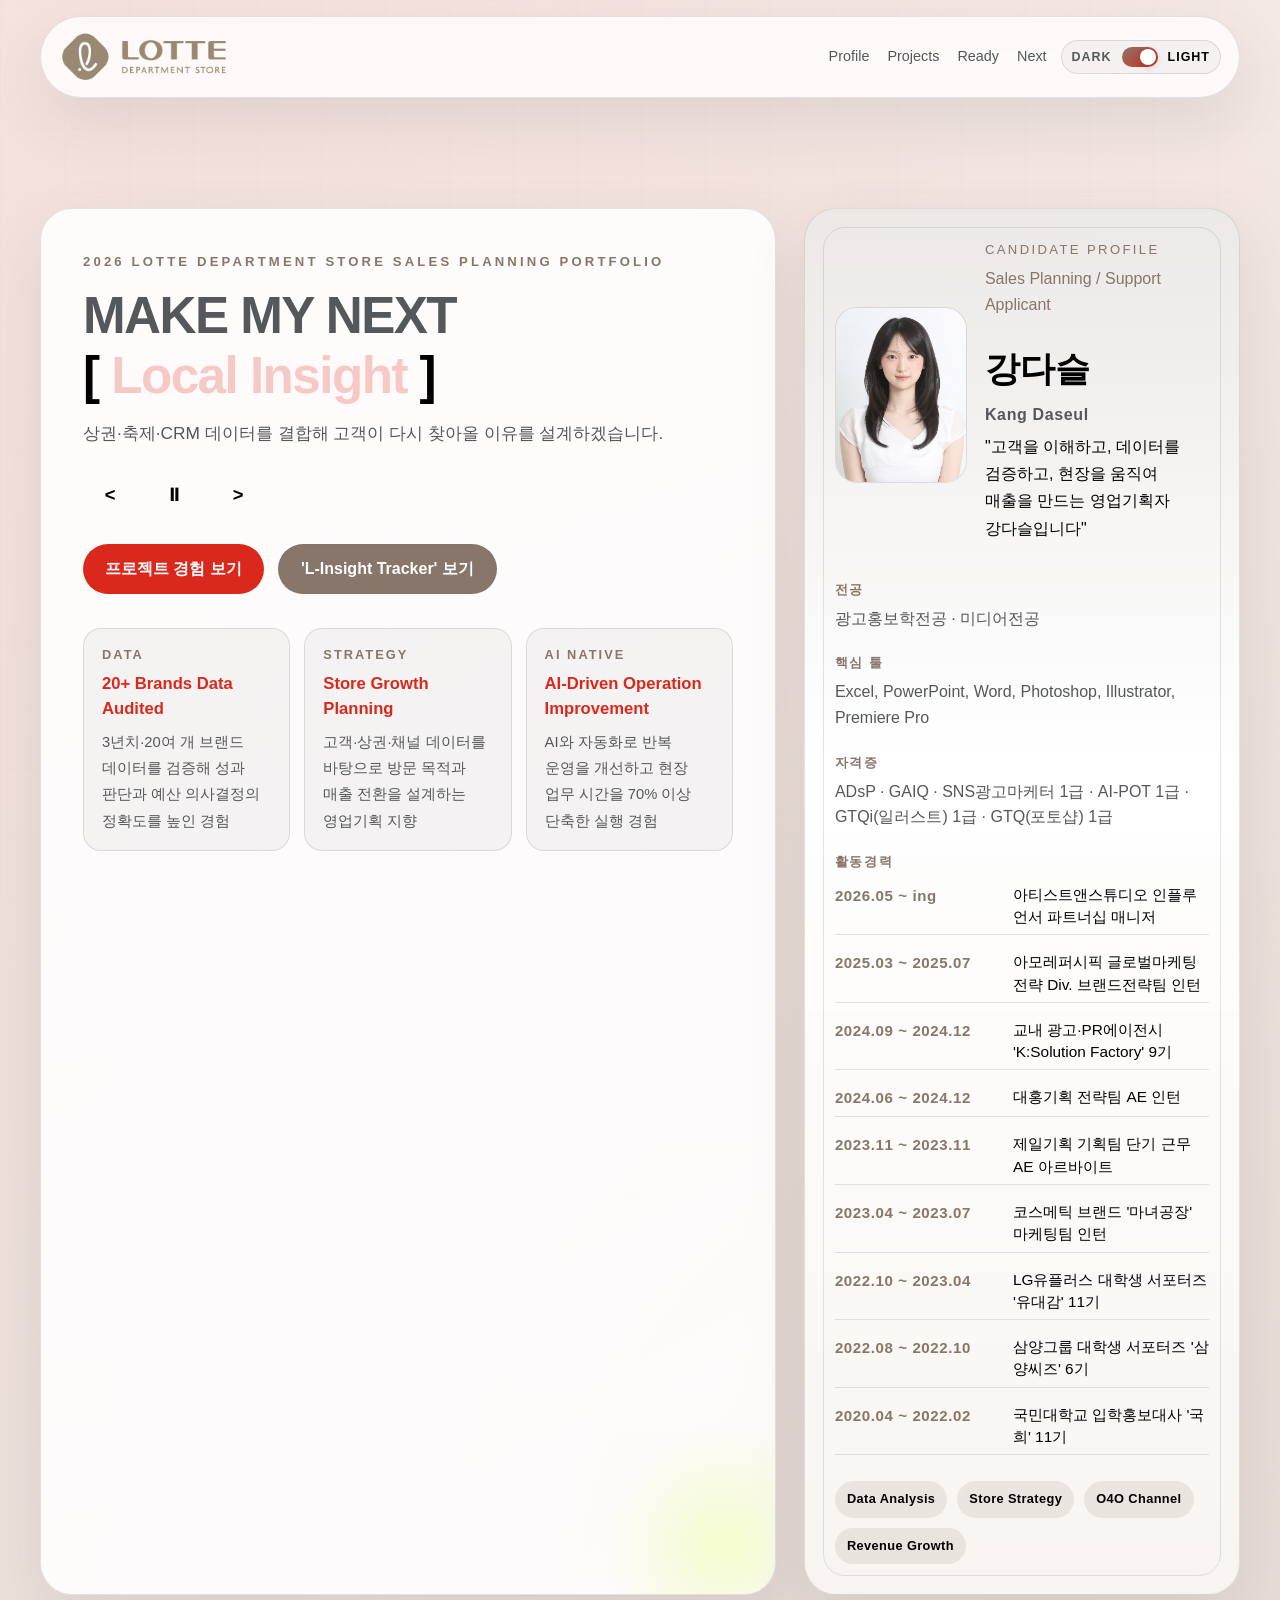
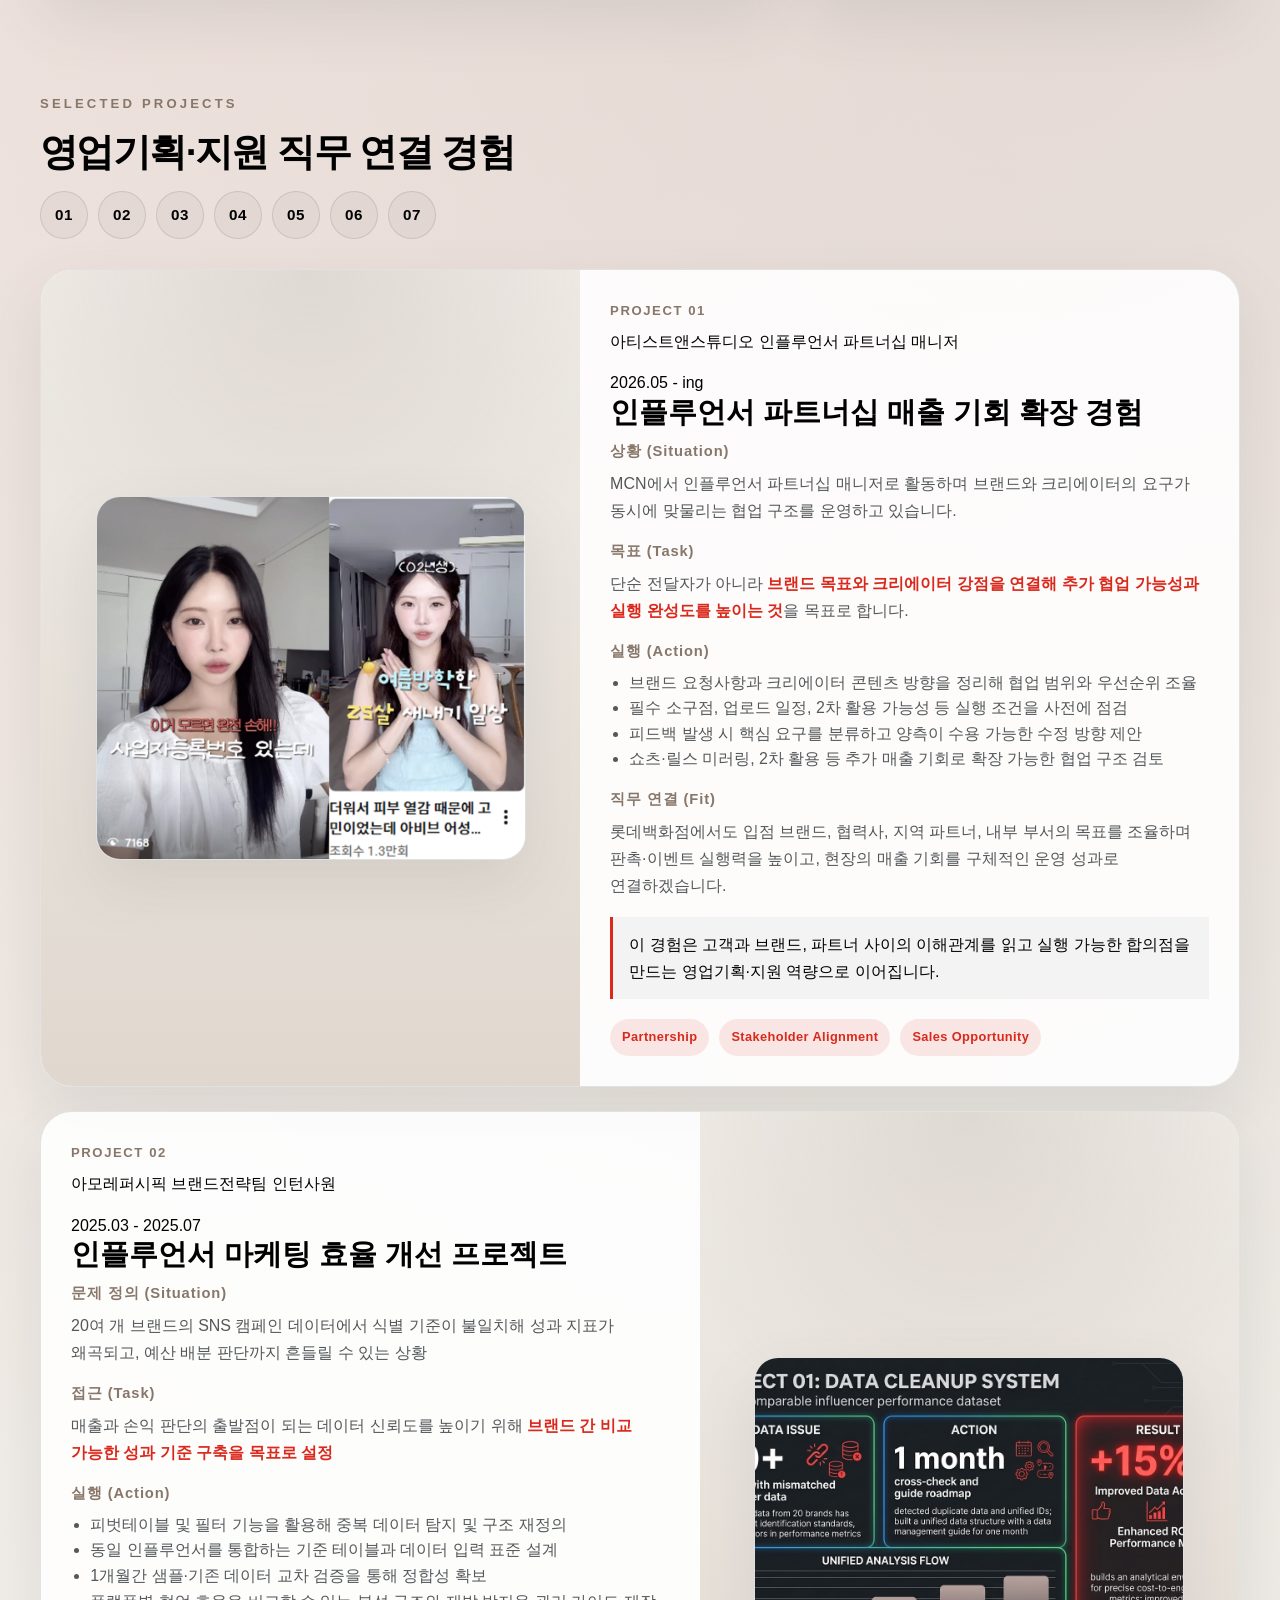
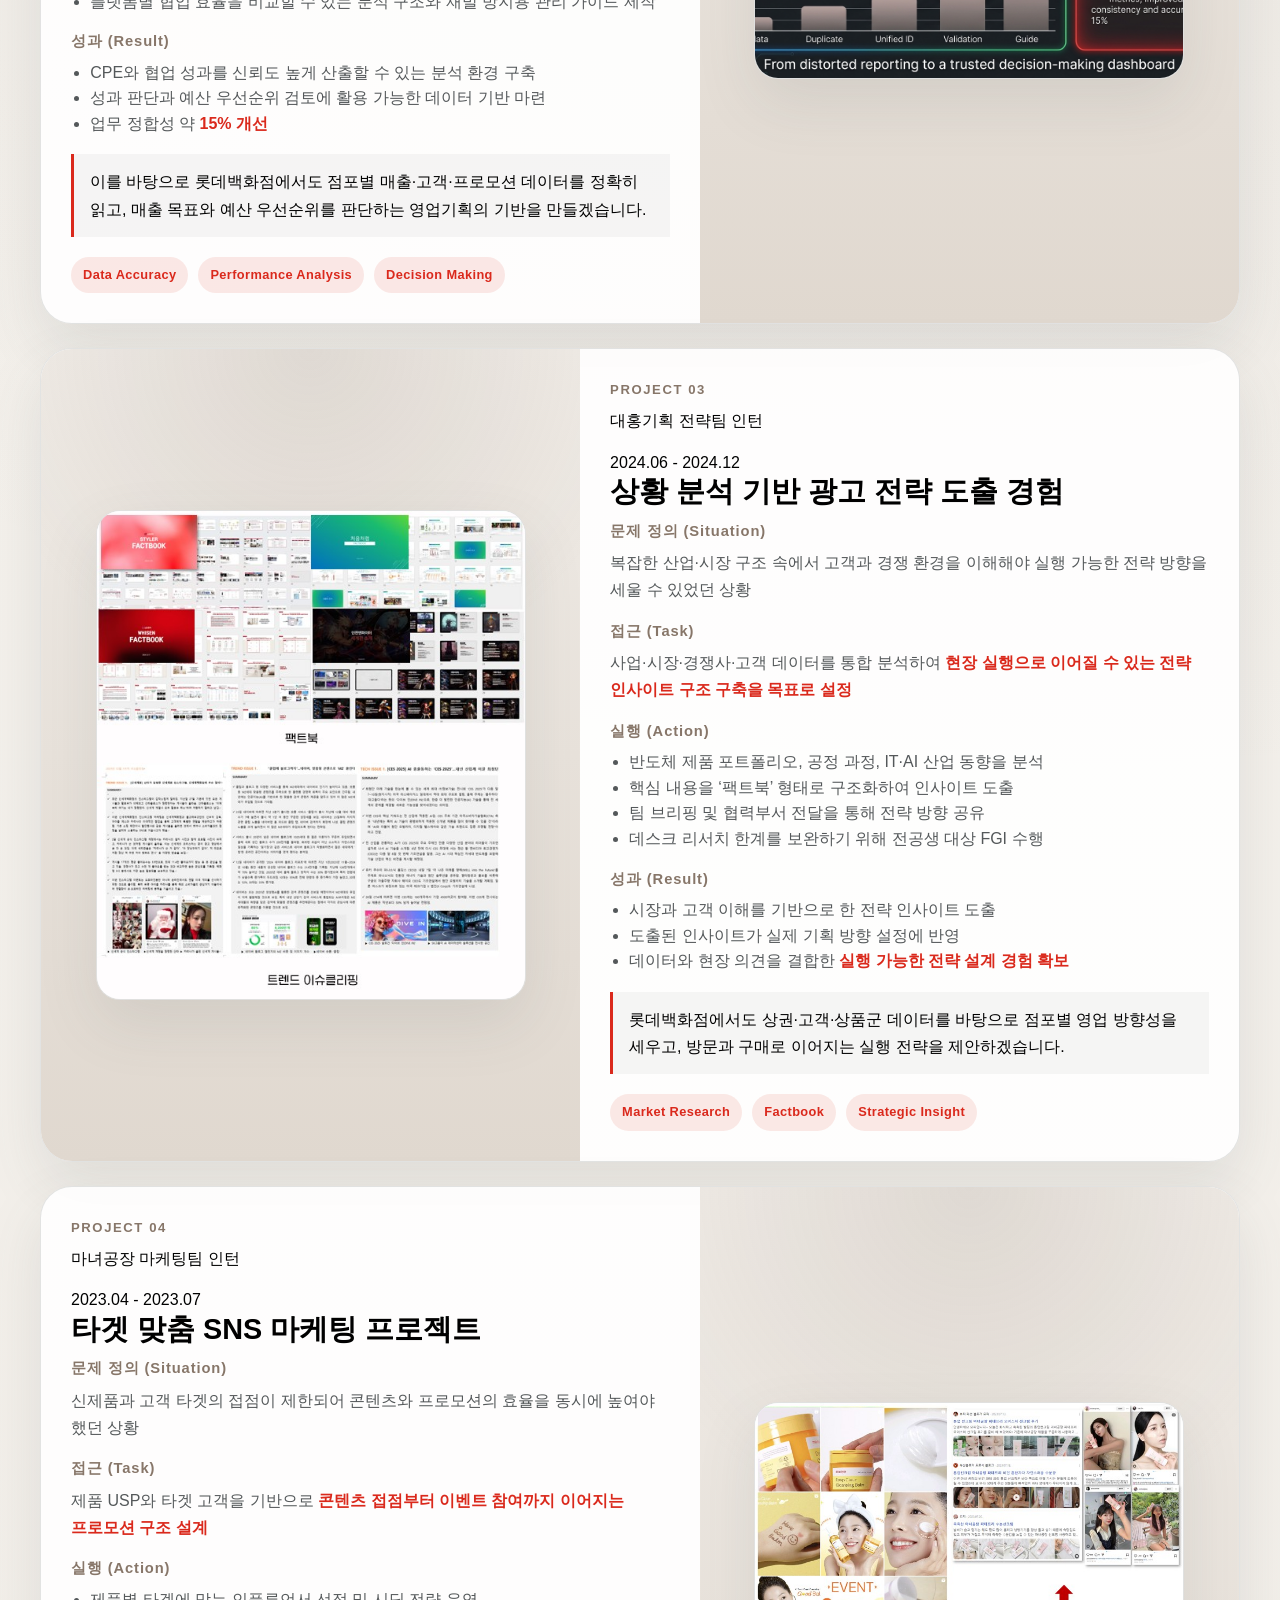
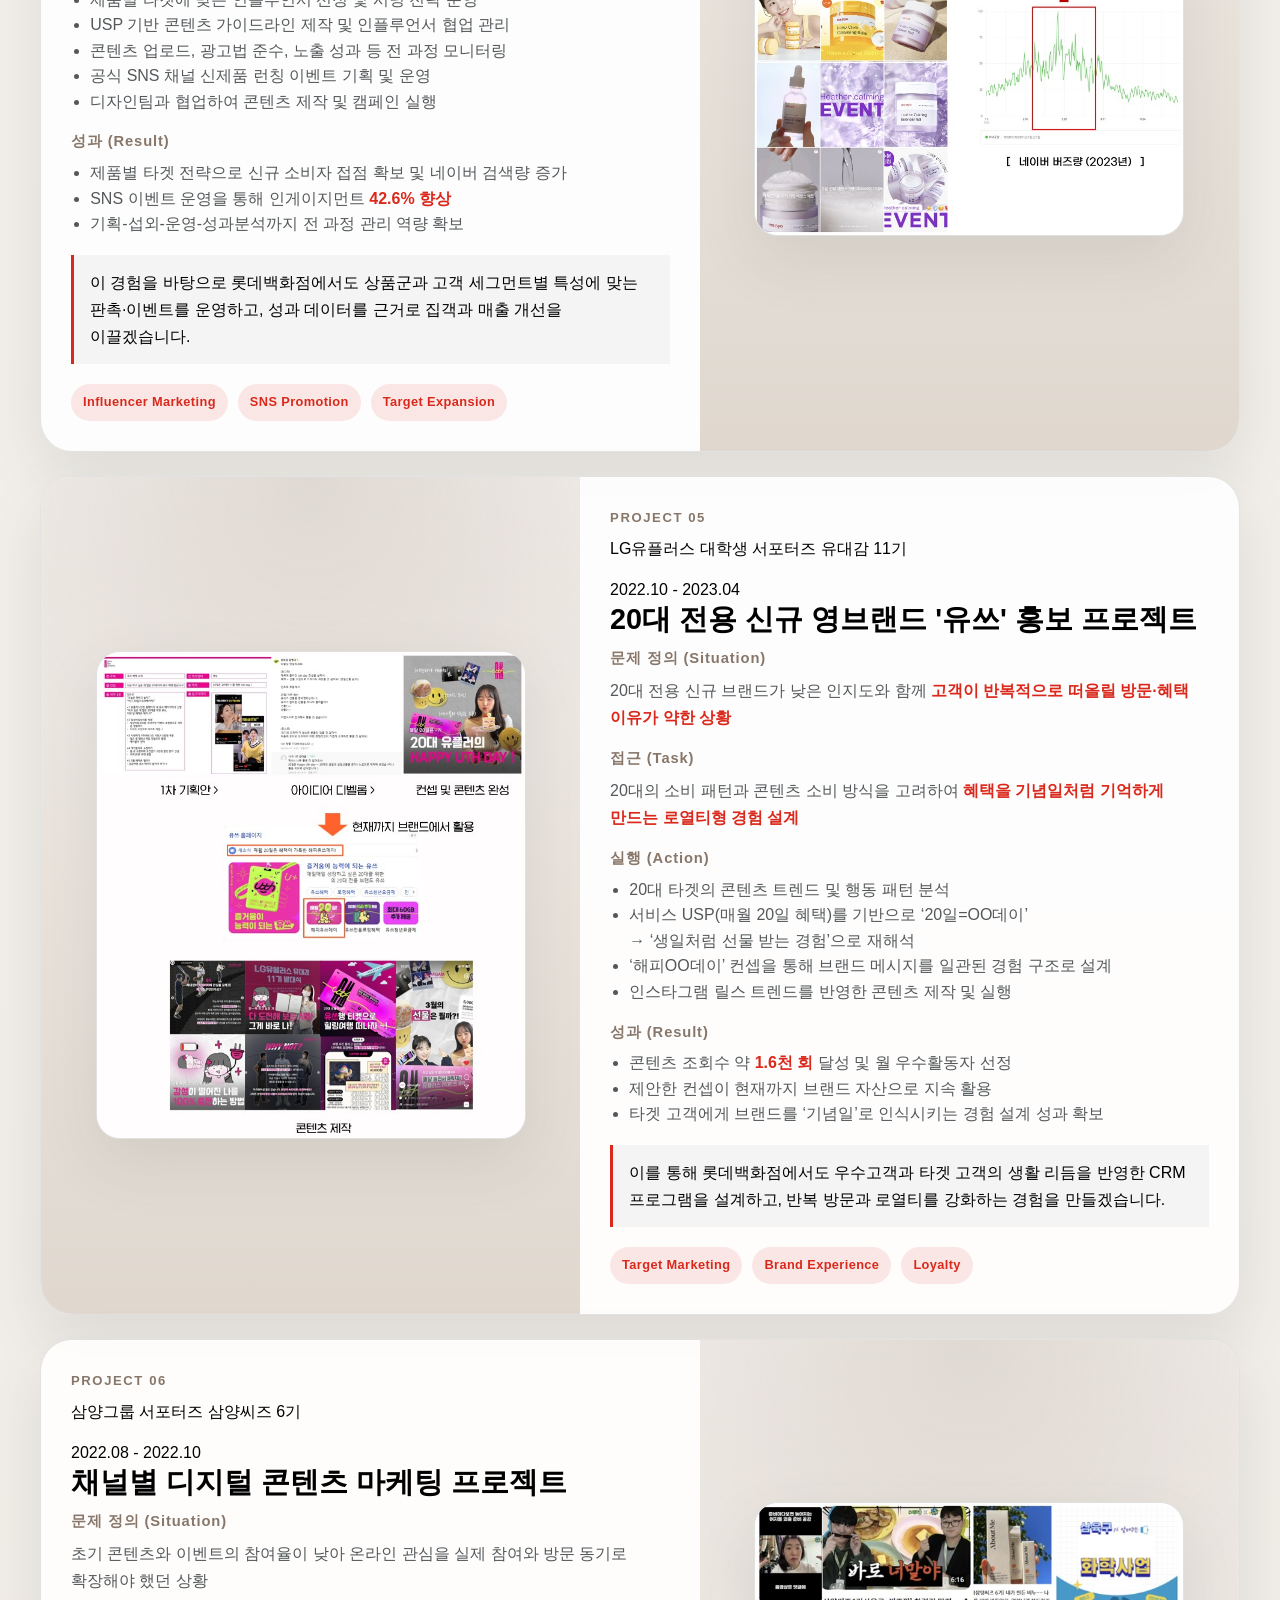
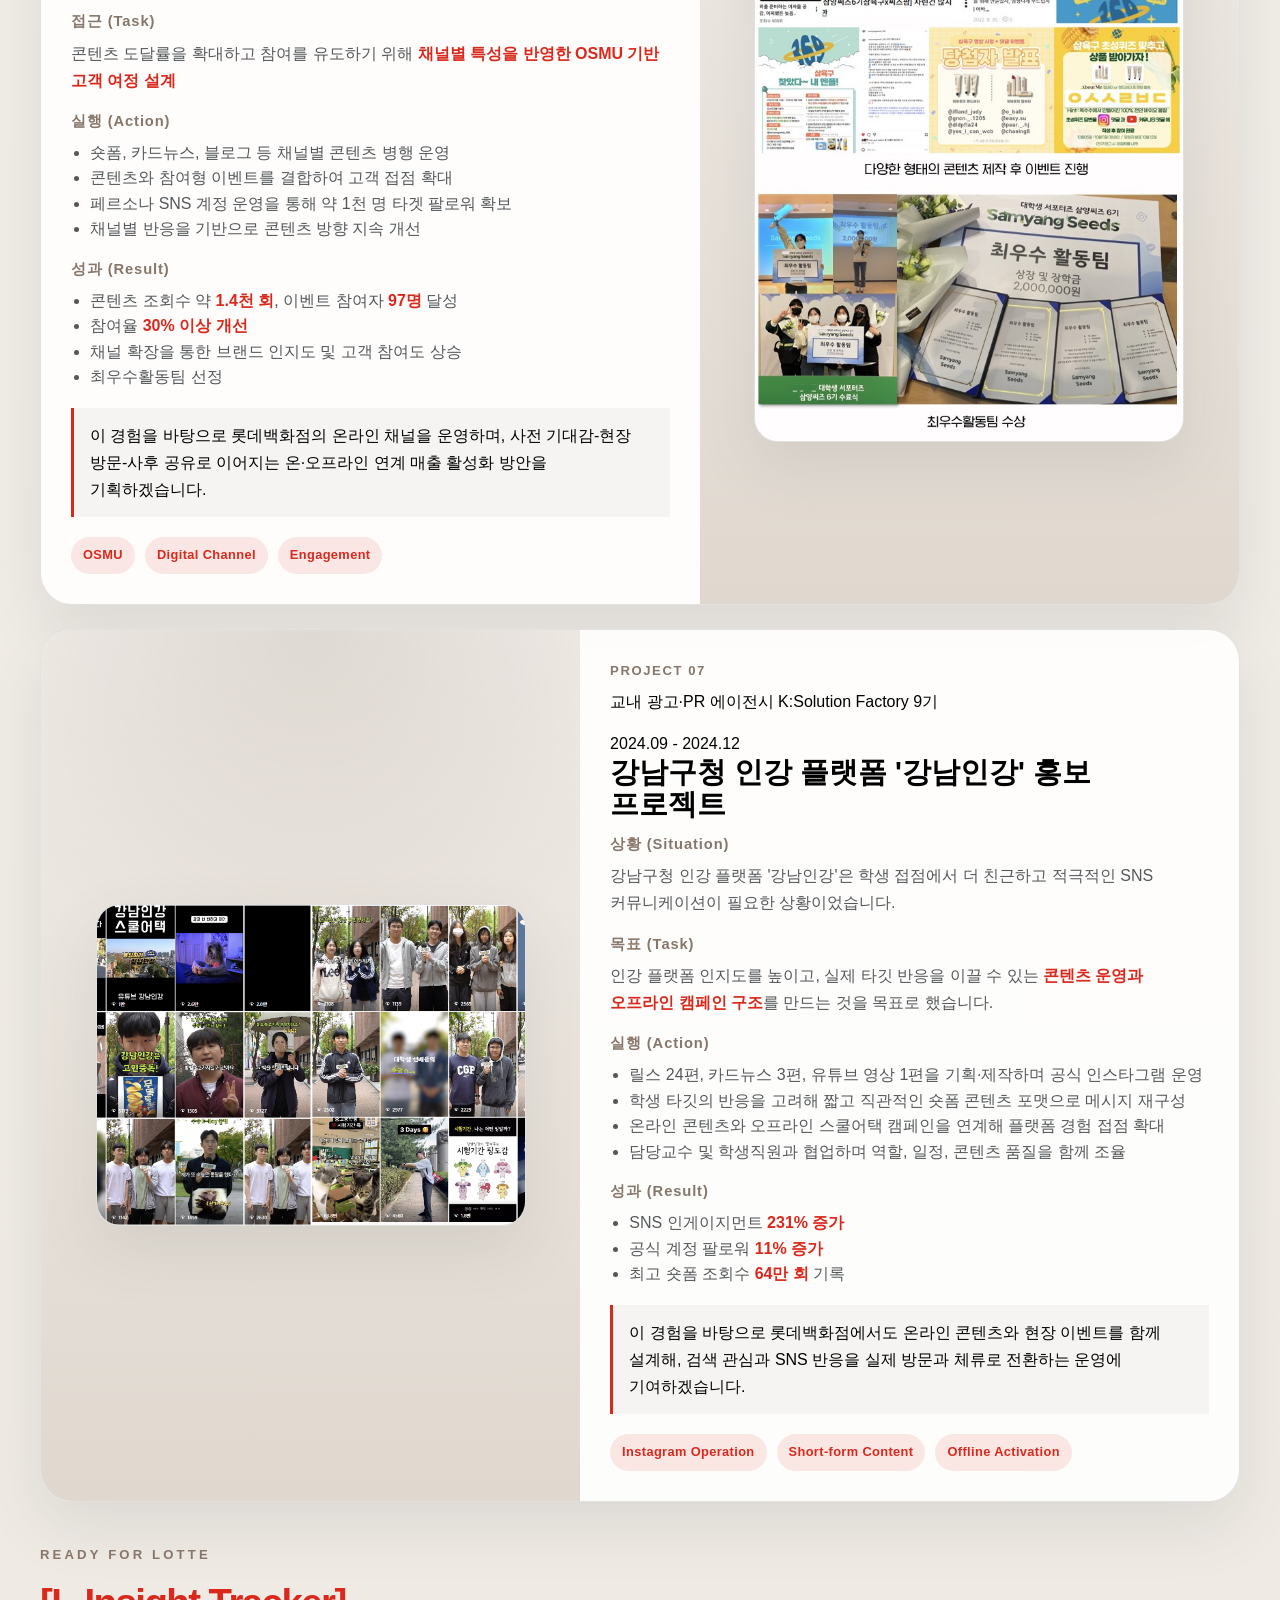
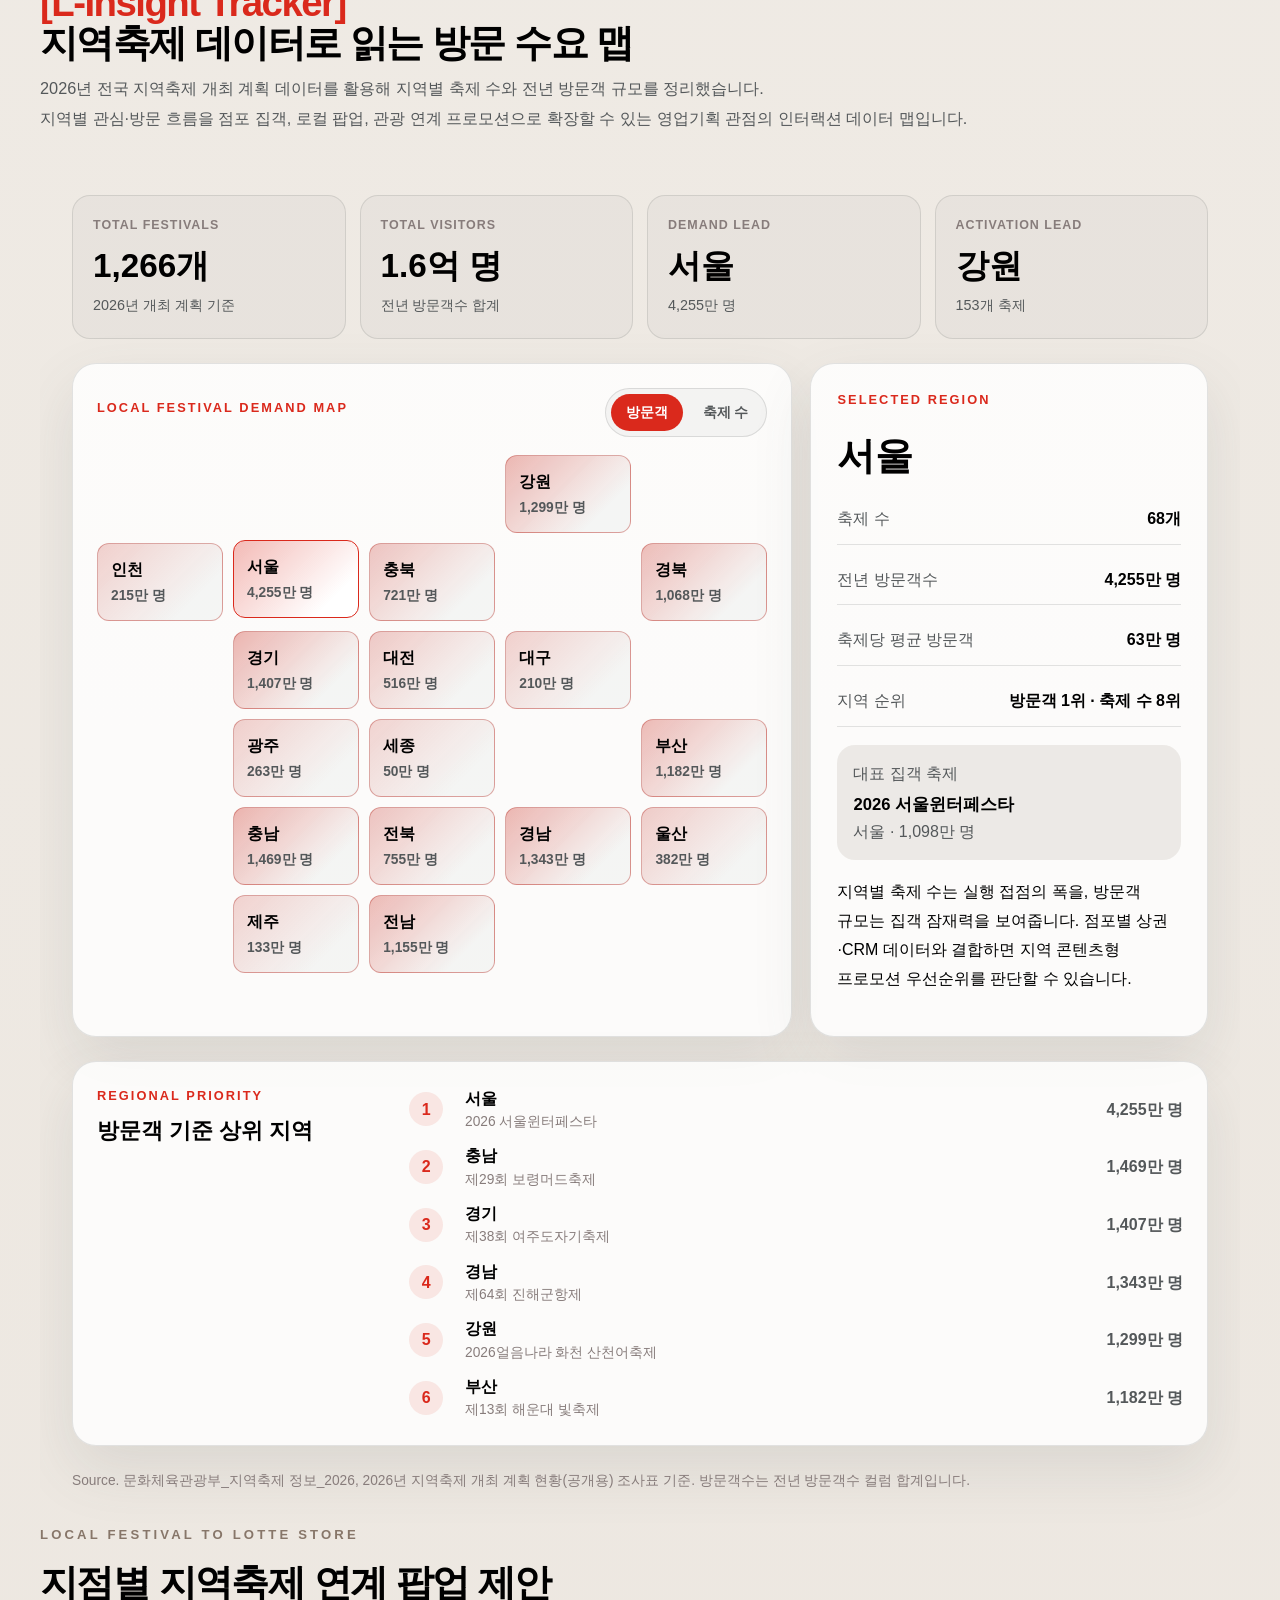
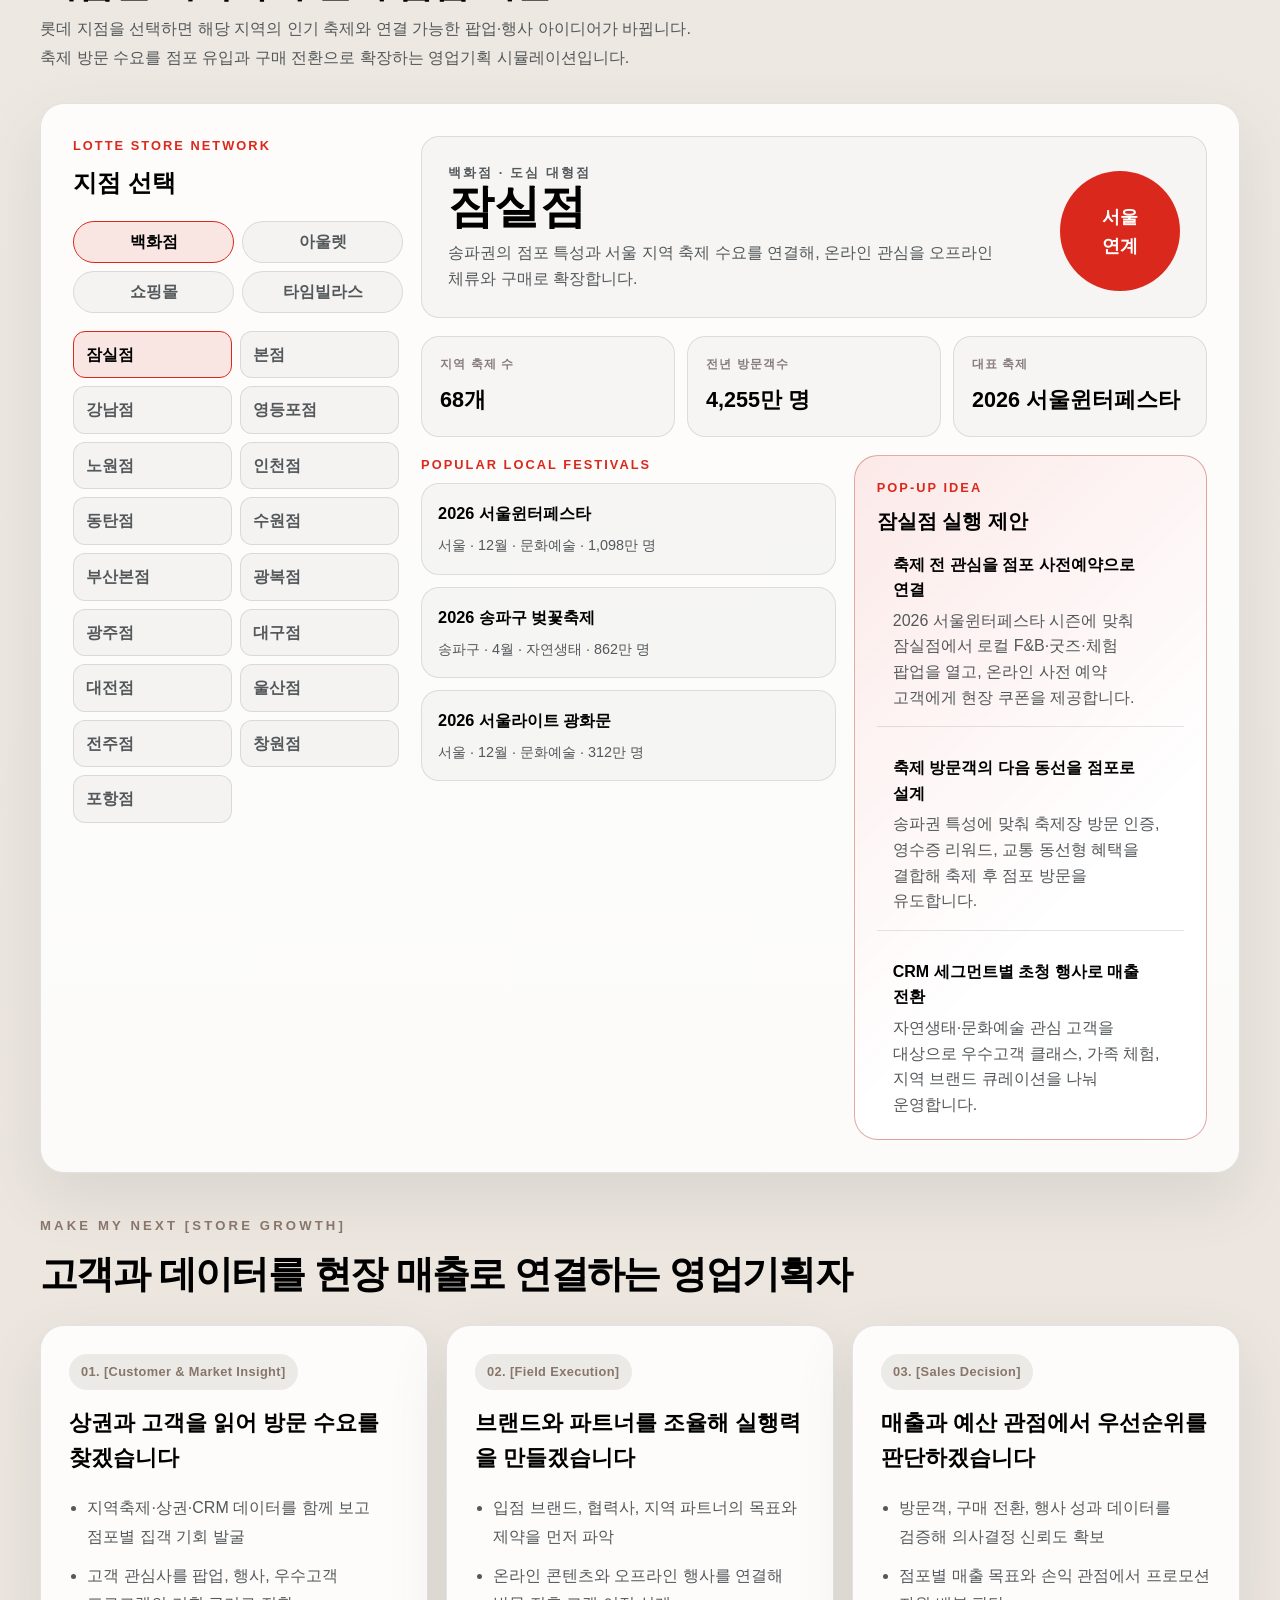
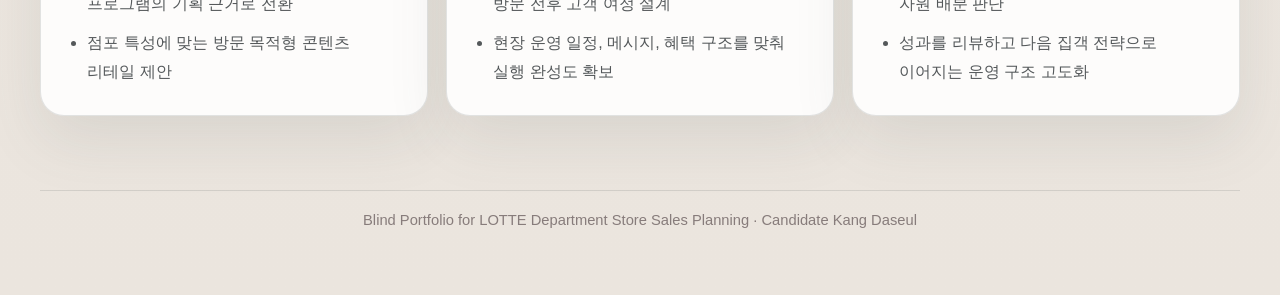
<file: index.html>
<!DOCTYPE html>
<html lang="ko">
<head>
  <meta charset="UTF-8">
  <meta name="viewport" content="width=device-width, initial-scale=1.0">
  <meta
    name="description"
    content="롯데백화점 2026 하반기 영업 기획·지원 직무 지원자 강다슬의 블라인드 포트폴리오 웹사이트"
  >
  <title>강다슬 | LOTTE Department Store Sales Planning Portfolio</title>
  <link rel="stylesheet" href="./styles.css">
</head>
<body>
  <div class="page-shell" id="top">
    <header class="site-header">
      <a class="brand" href="#top" aria-label="맨 위로 이동">
        <img class="brand-logo" src="./assets/lotte-logo.png" alt="LOTTE Department Store">
      </a>
      <div class="header-tools">
        <nav class="site-nav" aria-label="주요 섹션">
          <a href="#profile">Profile</a>
          <a href="#projects">Projects</a>
          <a href="#tracker">Ready</a>
          <a href="#next">Next</a>
        </nav>
        <button
          class="theme-toggle"
          id="themeToggle"
          type="button"
          aria-label="라이트 모드로 전환"
          aria-pressed="false"
        >
          <span class="theme-toggle-track">
            <span class="theme-toggle-label theme-toggle-label-dark">Dark</span>
            <span class="theme-toggle-thumb" aria-hidden="true"></span>
            <span class="theme-toggle-label theme-toggle-label-light">Light</span>
          </span>
        </button>
      </div>
    </header>

    <main>
      <section class="hero section">
        <div class="hero-copy" data-reveal="up">
          <p class="eyebrow">2026 LOTTE DEPARTMENT STORE SALES PLANNING PORTFOLIO</p>
          <h1>
            <span class="hero-title-main">MAKE MY NEXT</span>
            <span class="hero-title-keyword">
              <span class="hero-bracket">[</span>
              <span class="hero-word" id="heroWord">Store Growth</span>
              <span class="hero-bracket">]</span>
            </span>
          </h1>
          <p class="hero-subtitle" id="heroSubtitle">
            지역의 관심과 고객 데이터를 읽고, 점포 방문과 매출 성장으로 연결하는 영업기획을 지향합니다.
          </p>
          <div class="hero-controls" aria-label="메인 키워드 컨트롤">
            <button class="hero-control" id="heroPrev" type="button" aria-label="이전 키워드 보기">&lt;</button>
            <button class="hero-control" id="heroPause" type="button" aria-label="자동 넘김 멈추기" aria-pressed="false">⏸</button>
            <button class="hero-control" id="heroNext" type="button" aria-label="다음 키워드 보기">&gt;</button>
          </div>
          <div class="hero-actions">
            <a class="button button-primary" href="#projects">프로젝트 경험 보기</a>
            <a class="button button-secondary button-tracker" href="#tracker">'L-Insight Tracker' 보기</a>
          </div>
          <div class="metric-strip">
            <article class="metric-card">
              <p class="metric-kicker">DATA</p>
              <strong>20+ Brands Data Audited</strong>
              <span>3년치·20여 개 브랜드 데이터를 검증해 성과 판단과 예산 의사결정의 정확도를 높인 경험</span>
            </article>
            <article class="metric-card">
              <p class="metric-kicker">STRATEGY</p>
              <strong>Store Growth Planning</strong>
              <span>고객·상권·채널 데이터를 바탕으로 방문 목적과 매출 전환을 설계하는 영업기획 지향</span>
            </article>
            <article class="metric-card">
              <p class="metric-kicker">AI NATIVE</p>
              <strong>AI-Driven Operation Improvement</strong>
              <span>AI와 자동화로 반복 운영을 개선하고 현장 업무 시간을 70% 이상 단축한 실행 경험</span>
            </article>
          </div>
        </div>

        <aside class="profile-panel" id="profile" data-reveal="left">
          <div class="profile-card">
            <div class="profile-hero">
              <div class="profile-avatar">
                <img src="./assets/profile/profile-photo-2026-fall.jpg" alt="강다슬 프로필 사진">
              </div>
              <div class="profile-intro">
                <p class="profile-label">Candidate Profile</p>
                <p class="profile-role">Sales Planning / Support Applicant</p>
                <h2>강다슬</h2>
                <p class="profile-name-en">Kang Daseul</p>
                <p class="profile-greeting">"고객을 이해하고, 데이터를 검증하고, 현장을 움직여 매출을 만드는 영업기획자 강다슬입니다"</p>
              </div>
            </div>

            <div class="profile-block">
              <span class="profile-key">전공</span>
              <p>광고홍보학전공 · 미디어전공</p>
            </div>

            <div class="profile-block">
              <span class="profile-key">핵심 툴</span>
              <p>Excel, PowerPoint, Word, Photoshop, Illustrator, Premiere Pro</p>
            </div>

            <div class="profile-block">
              <span class="profile-key">자격증</span>
              <p>ADsP · GAIQ · SNS광고마케터 1급 · AI-POT 1급 · GTQi(일러스트) 1급 · GTQ(포토샵) 1급</p>
            </div>

            <div class="profile-block">
              <span class="profile-key">활동경력</span>
              <div class="profile-timeline">
                <article class="profile-timeline-item">
                  <span class="profile-timeline-date">2026.05 ~ ing</span>
                  <p>아티스트앤스튜디오 인플루언서 파트너십 매니저</p>
                </article>
                <article class="profile-timeline-item">
                  <span class="profile-timeline-date">2025.03 ~ 2025.07</span>
                  <p>아모레퍼시픽 글로벌마케팅전략 Div. 브랜드전략팀 인턴</p>
                </article>
                <article class="profile-timeline-item">
                  <span class="profile-timeline-date">2024.09 ~ 2024.12</span>
                  <p>교내 광고·PR에이전시 'K:Solution Factory' 9기</p>
                </article>
                <article class="profile-timeline-item">
                  <span class="profile-timeline-date">2024.06 ~ 2024.12</span>
                  <p>대홍기획 전략팀 AE 인턴</p>
                </article>
                <article class="profile-timeline-item">
                  <span class="profile-timeline-date">2023.11 ~ 2023.11</span>
                  <p>제일기획 기획팀 단기 근무 AE 아르바이트</p>
                </article>
                <article class="profile-timeline-item">
                  <span class="profile-timeline-date">2023.04 ~ 2023.07</span>
                  <p>코스메틱 브랜드 '마녀공장' 마케팅팀 인턴</p>
                </article>
                <article class="profile-timeline-item">
                  <span class="profile-timeline-date">2022.10 ~ 2023.04</span>
                  <p>LG유플러스 대학생 서포터즈 '유대감' 11기</p>
                </article>
                <article class="profile-timeline-item">
                  <span class="profile-timeline-date">2022.08 ~ 2022.10</span>
                  <p>삼양그룹 대학생 서포터즈 '삼양씨즈' 6기</p>
                </article>
                <article class="profile-timeline-item">
                  <span class="profile-timeline-date">2020.04 ~ 2022.02</span>
                  <p>국민대학교 입학홍보대사 '국희' 11기</p>
                </article>
              </div>
            </div>

            <div class="profile-stack">
              <span>Data Analysis</span>
              <span>Store Strategy</span>
              <span>O4O Channel</span>
              <span>Revenue Growth</span>
            </div>
          </div>
        </aside>
      </section>

      <section class="section section-projects" id="projects">
        <div class="section-heading" data-reveal="up">
          <p class="eyebrow">SELECTED PROJECTS</p>
          <h2>영업기획·지원 직무 연결 경험</h2>
          <div class="project-jump" aria-label="프로젝트 바로가기">
            <a href="#project-01">01</a>
            <a href="#project-02">02</a>
            <a href="#project-03">03</a>
            <a href="#project-04">04</a>
            <a href="#project-05">05</a>
            <a href="#project-06">06</a>
            <a href="#project-07">07</a>
          </div>
        </div>

        <div class="project-list">
          <article class="project-card" id="project-01" data-reveal="up">
            <div class="project-visual">
              <div class="project-frame project-frame-image">
                <img class="project-image" src="./assets/projects/artist-and-studio.png" alt="프로젝트 1 아티스트앤스튜디오 인플루언서 파트너십 이미지">
              </div>
            </div>
            <div class="project-body">
              <p class="project-meta">PROJECT 01</p>
              <div class="project-context">
                <p>아티스트앤스튜디오 인플루언서 파트너십 매니저</p>
                <span>2026.05 - ing</span>
              </div>
              <h3>인플루언서 파트너십 매출 기회 확장 경험</h3>
              <div class="project-block">
                <p class="project-block-title">상황 (Situation)</p>
                <p class="project-block-copy">MCN에서 인플루언서 파트너십 매니저로 활동하며 브랜드와 크리에이터의 요구가 동시에 맞물리는 협업 구조를 운영하고 있습니다.</p>
              </div>
              <div class="project-block">
                <p class="project-block-title">목표 (Task)</p>
                <p class="project-block-copy">단순 전달자가 아니라 <strong class="project-emphasis">브랜드 목표와 크리에이터 강점을 연결해 추가 협업 가능성과 실행 완성도를 높이는 것</strong>을 목표로 합니다.</p>
              </div>
              <div class="project-block">
                <p class="project-block-title">실행 (Action)</p>
                <ul class="project-points">
                  <li>브랜드 요청사항과 크리에이터 콘텐츠 방향을 정리해 협업 범위와 우선순위 조율</li>
                  <li>필수 소구점, 업로드 일정, 2차 활용 가능성 등 실행 조건을 사전에 점검</li>
                  <li>피드백 발생 시 핵심 요구를 분류하고 양측이 수용 가능한 수정 방향 제안</li>
                  <li>쇼츠·릴스 미러링, 2차 활용 등 추가 매출 기회로 확장 가능한 협업 구조 검토</li>
                </ul>
              </div>
              <div class="project-block">
                <p class="project-block-title">직무 연결 (Fit)</p>
                <p class="project-block-copy">롯데백화점에서도 입점 브랜드, 협력사, 지역 파트너, 내부 부서의 목표를 조율하며 판촉·이벤트 실행력을 높이고, 현장의 매출 기회를 구체적인 운영 성과로 연결하겠습니다.</p>
              </div>
              <p class="project-fit-note">이 경험은 고객과 브랜드, 파트너 사이의 이해관계를 읽고 실행 가능한 합의점을 만드는 영업기획·지원 역량으로 이어집니다.</p>
              <div class="project-tags">
                <span>Partnership</span>
                <span>Stakeholder Alignment</span>
                <span>Sales Opportunity</span>
              </div>
            </div>
          </article>

          <article class="project-card project-card-reverse" id="project-02" data-reveal="up">
            <div class="project-visual">
              <div class="project-frame project-frame-image">
                <img class="project-image" src="./assets/projects/project1.png" alt="프로젝트 2 데이터 정합성 개선 비주얼">
              </div>
            </div>
            <div class="project-body">
              <p class="project-meta">PROJECT 02</p>
              <div class="project-context">
                <p>아모레퍼시픽 브랜드전략팀 인턴사원</p>
                <span>2025.03 - 2025.07</span>
              </div>
              <h3>인플루언서 마케팅 효율 개선 프로젝트</h3>
              <div class="project-block">
                <p class="project-block-title">문제 정의 (Situation)</p>
                <p class="project-block-copy">20여 개 브랜드의 SNS 캠페인 데이터에서 식별 기준이 불일치해 성과 지표가 왜곡되고, 예산 배분 판단까지 흔들릴 수 있는 상황</p>
              </div>
              <div class="project-block">
                <p class="project-block-title">접근 (Task)</p>
                <p class="project-block-copy">매출과 손익 판단의 출발점이 되는 데이터 신뢰도를 높이기 위해 <strong class="project-emphasis">브랜드 간 비교 가능한 성과 기준 구축을 목표로 설정</strong></p>
              </div>
              <div class="project-block">
                <p class="project-block-title">실행 (Action)</p>
                <ul class="project-points">
                  <li>피벗테이블 및 필터 기능을 활용해 중복 데이터 탐지 및 구조 재정의</li>
                  <li>동일 인플루언서를 통합하는 기준 테이블과 데이터 입력 표준 설계</li>
                  <li>1개월간 샘플·기존 데이터 교차 검증을 통해 정합성 확보</li>
                  <li>플랫폼별 협업 효율을 비교할 수 있는 분석 구조와 재발 방지용 관리 가이드 제작</li>
                </ul>
              </div>
              <div class="project-block">
                <p class="project-block-title">성과 (Result)</p>
                <ul class="project-points">
                  <li>CPE와 협업 성과를 신뢰도 높게 산출할 수 있는 분석 환경 구축</li>
                  <li>성과 판단과 예산 우선순위 검토에 활용 가능한 데이터 기반 마련</li>
                  <li>업무 정합성 약 <strong class="project-emphasis">15% 개선</strong></li>
                </ul>
              </div>
              <p class="project-fit-note">이를 바탕으로 롯데백화점에서도 점포별 매출·고객·프로모션 데이터를 정확히 읽고, 매출 목표와 예산 우선순위를 판단하는 영업기획의 기반을 만들겠습니다.</p>
              <div class="project-tags">
                <span>Data Accuracy</span>
                <span>Performance Analysis</span>
                <span>Decision Making</span>
              </div>
            </div>
          </article>

          <article class="project-card" id="project-03" data-reveal="up">
            <div class="project-visual">
              <div class="project-frame project-frame-image">
                <img class="project-image" src="./assets/projects/project2.jpg" alt="프로젝트 3 반도체 산업 분석 팩트북 이미지">
              </div>
            </div>
            <div class="project-body">
              <p class="project-meta">PROJECT 03</p>
              <div class="project-context">
                <p>대홍기획 전략팀 인턴</p>
                <span>2024.06 - 2024.12</span>
              </div>
              <h3>상황 분석 기반 광고 전략 도출 경험</h3>
              <div class="project-block">
                <p class="project-block-title">문제 정의 (Situation)</p>
                <p class="project-block-copy">복잡한 산업·시장 구조 속에서 고객과 경쟁 환경을 이해해야 실행 가능한 전략 방향을 세울 수 있었던 상황</p>
              </div>
              <div class="project-block">
                <p class="project-block-title">접근 (Task)</p>
                <p class="project-block-copy">사업·시장·경쟁사·고객 데이터를 통합 분석하여 <strong class="project-emphasis">현장 실행으로 이어질 수 있는 전략 인사이트 구조 구축을 목표로 설정</strong></p>
              </div>
              <div class="project-block">
                <p class="project-block-title">실행 (Action)</p>
                <ul class="project-points">
                  <li>반도체 제품 포트폴리오, 공정 과정, IT·AI 산업 동향을 분석</li>
                  <li>핵심 내용을 ‘팩트북’ 형태로 구조화하여 인사이트 도출</li>
                  <li>팀 브리핑 및 협력부서 전달을 통해 전략 방향 공유</li>
                  <li>데스크 리서치 한계를 보완하기 위해 전공생 대상 FGI 수행</li>
                </ul>
              </div>
              <div class="project-block">
                <p class="project-block-title">성과 (Result)</p>
                <ul class="project-points">
                  <li>시장과 고객 이해를 기반으로 한 전략 인사이트 도출</li>
                  <li>도출된 인사이트가 실제 기획 방향 설정에 반영</li>
                  <li>데이터와 현장 의견을 결합한 <strong class="project-emphasis">실행 가능한 전략 설계 경험 확보</strong></li>
                </ul>
              </div>
              <p class="project-fit-note">롯데백화점에서도 상권·고객·상품군 데이터를 바탕으로 점포별 영업 방향성을 세우고, 방문과 구매로 이어지는 실행 전략을 제안하겠습니다.</p>
              <div class="project-tags">
                <span>Market Research</span>
                <span>Factbook</span>
                <span>Strategic Insight</span>
              </div>
            </div>
          </article>

          <article class="project-card project-card-reverse" id="project-04" data-reveal="up">
            <div class="project-visual">
              <div class="project-frame project-frame-image">
                <img class="project-image" src="./assets/projects/project3.jpg" alt="프로젝트 4 타겟 맞춤 인플루언서 마케팅 이미지">
              </div>
            </div>
            <div class="project-body">
              <p class="project-meta">PROJECT 04</p>
              <div class="project-context">
                <p>마녀공장 마케팅팀 인턴</p>
                <span>2023.04 - 2023.07</span>
              </div>
              <h3>타겟 맞춤 SNS 마케팅 프로젝트</h3>
              <div class="project-block">
                <p class="project-block-title">문제 정의 (Situation)</p>
                <p class="project-block-copy">신제품과 고객 타겟의 접점이 제한되어 콘텐츠와 프로모션의 효율을 동시에 높여야 했던 상황</p>
              </div>
              <div class="project-block">
                <p class="project-block-title">접근 (Task)</p>
                <p class="project-block-copy">제품 USP와 타겟 고객을 기반으로 <strong class="project-emphasis">콘텐츠 접점부터 이벤트 참여까지 이어지는 프로모션 구조 설계</strong></p>
              </div>
              <div class="project-block">
                <p class="project-block-title">실행 (Action)</p>
                <ul class="project-points">
                  <li>제품별 타겟에 맞는 인플루언서 선정 및 시딩 전략 운영</li>
                  <li>USP 기반 콘텐츠 가이드라인 제작 및 인플루언서 협업 관리</li>
                  <li>콘텐츠 업로드, 광고법 준수, 노출 성과 등 전 과정 모니터링</li>
                  <li>공식 SNS 채널 신제품 런칭 이벤트 기획 및 운영</li>
                  <li>디자인팀과 협업하여 콘텐츠 제작 및 캠페인 실행</li>
                </ul>
              </div>
              <div class="project-block">
                <p class="project-block-title">성과 (Result)</p>
                <ul class="project-points">
                  <li>제품별 타겟 전략으로 신규 소비자 접점 확보 및 네이버 검색량 증가</li>
                  <li>SNS 이벤트 운영을 통해 인게이지먼트 <strong class="project-emphasis">42.6% 향상</strong></li>
                  <li>기획-섭외-운영-성과분석까지 전 과정 관리 역량 확보</li>
                </ul>
              </div>
              <p class="project-fit-note">이 경험을 바탕으로 롯데백화점에서도 상품군과 고객 세그먼트별 특성에 맞는 판촉·이벤트를 운영하고, 성과 데이터를 근거로 집객과 매출 개선을 이끌겠습니다.</p>
              <div class="project-tags">
                <span>Influencer Marketing</span>
                <span>SNS Promotion</span>
                <span>Target Expansion</span>
              </div>
            </div>
          </article>

          <article class="project-card" id="project-05" data-reveal="up">
            <div class="project-visual">
              <div class="project-frame project-frame-image">
                <img class="project-image" src="./assets/projects/project4.jpg" alt="프로젝트 5 20대 타겟 브랜드 홍보 이미지">
              </div>
            </div>
            <div class="project-body">
              <p class="project-meta">PROJECT 05</p>
              <div class="project-context">
                <p>LG유플러스 대학생 서포터즈 유대감 11기</p>
                <span>2022.10 - 2023.04</span>
              </div>
              <h3>20대 전용 신규 영브랜드 '유쓰' 홍보 프로젝트</h3>
              <div class="project-block">
                <p class="project-block-title">문제 정의 (Situation)</p>
                <p class="project-block-copy">20대 전용 신규 브랜드가 낮은 인지도와 함께 <strong class="project-emphasis">고객이 반복적으로 떠올릴 방문·혜택 이유가 약한 상황</strong></p>
              </div>
              <div class="project-block">
                <p class="project-block-title">접근 (Task)</p>
                <p class="project-block-copy">20대의 소비 패턴과 콘텐츠 소비 방식을 고려하여 <strong class="project-emphasis">혜택을 기념일처럼 기억하게 만드는 로열티형 경험 설계</strong></p>
              </div>
              <div class="project-block">
                <p class="project-block-title">실행 (Action)</p>
                <ul class="project-points">
                  <li>20대 타겟의 콘텐츠 트렌드 및 행동 패턴 분석</li>
                  <li>서비스 USP(매월 20일 혜택)를 기반으로 ‘20일=OO데이’<br>→ ‘생일처럼 선물 받는 경험’으로 재해석</li>
                  <li>‘해피OO데이’ 컨셉을 통해 브랜드 메시지를 일관된 경험 구조로 설계</li>
                  <li>인스타그램 릴스 트렌드를 반영한 콘텐츠 제작 및 실행</li>
                </ul>
              </div>
              <div class="project-block">
                <p class="project-block-title">성과 (Result)</p>
                <ul class="project-points">
                  <li>콘텐츠 조회수 약 <strong class="project-emphasis">1.6천 회</strong> 달성 및 월 우수활동자 선정</li>
                  <li>제안한 컨셉이 현재까지 브랜드 자산으로 지속 활용</li>
                  <li>타겟 고객에게 브랜드를 ‘기념일’로 인식시키는 경험 설계 성과 확보</li>
                </ul>
              </div>
              <p class="project-fit-note">이를 통해 롯데백화점에서도 우수고객과 타겟 고객의 생활 리듬을 반영한 CRM 프로그램을 설계하고, 반복 방문과 로열티를 강화하는 경험을 만들겠습니다.</p>
              <div class="project-tags">
                <span>Target Marketing</span>
                <span>Brand Experience</span>
                <span>Loyalty</span>
              </div>
            </div>
          </article>

          <article class="project-card project-card-reverse" id="project-06" data-reveal="up">
            <div class="project-visual">
              <div class="project-frame project-frame-image">
                <img class="project-image" src="./assets/projects/project5.jpg" alt="프로젝트 6 OSMU 기반 디지털 콘텐츠 확산 이미지">
              </div>
            </div>
            <div class="project-body">
              <p class="project-meta">PROJECT 06</p>
              <div class="project-context">
                <p>삼양그룹 서포터즈 삼양씨즈 6기</p>
                <span>2022.08 - 2022.10</span>
              </div>
              <h3>채널별 디지털 콘텐츠 마케팅 프로젝트</h3>
              <div class="project-block">
                <p class="project-block-title">문제 정의 (Situation)</p>
                <p class="project-block-copy">초기 콘텐츠와 이벤트의 참여율이 낮아 온라인 관심을 실제 참여와 방문 동기로 확장해야 했던 상황</p>
              </div>
              <div class="project-block">
                <p class="project-block-title">접근 (Task)</p>
                <p class="project-block-copy">콘텐츠 도달률을 확대하고 참여를 유도하기 위해 <strong class="project-emphasis">채널별 특성을 반영한 OSMU 기반 고객 여정 설계</strong></p>
              </div>
              <div class="project-block">
                <p class="project-block-title">실행 (Action)</p>
                <ul class="project-points">
                  <li>숏폼, 카드뉴스, 블로그 등 채널별 콘텐츠 병행 운영</li>
                  <li>콘텐츠와 참여형 이벤트를 결합하여 고객 접점 확대</li>
                  <li>페르소나 SNS 계정 운영을 통해 약 1천 명 타겟 팔로워 확보</li>
                  <li>채널별 반응을 기반으로 콘텐츠 방향 지속 개선</li>
                </ul>
              </div>
              <div class="project-block">
                <p class="project-block-title">성과 (Result)</p>
                <ul class="project-points">
                  <li>콘텐츠 조회수 약 <strong class="project-emphasis">1.4천 회</strong>, 이벤트 참여자 <strong class="project-emphasis">97명</strong> 달성</li>
                  <li>참여율 <strong class="project-emphasis">30% 이상 개선</strong></li>
                  <li>채널 확장을 통한 브랜드 인지도 및 고객 참여도 상승</li>
                  <li>최우수활동팀 선정</li>
                </ul>
              </div>
              <p class="project-fit-note">이 경험을 바탕으로 롯데백화점의 온라인 채널을 운영하며, 사전 기대감-현장 방문-사후 공유로 이어지는 온·오프라인 연계 매출 활성화 방안을 기획하겠습니다.</p>
              <div class="project-tags">
                <span>OSMU</span>
                <span>Digital Channel</span>
                <span>Engagement</span>
              </div>
            </div>
          </article>

          <article class="project-card" id="project-07" data-reveal="up">
            <div class="project-visual">
              <div class="project-frame project-frame-image">
                <img class="project-image" src="./assets/projects/gangnamingang-image.png" alt="프로젝트 7 강남인강 홍보 프로젝트 이미지">
              </div>
            </div>
            <div class="project-body">
              <p class="project-meta">PROJECT 07</p>
              <div class="project-context">
                <p>교내 광고·PR 에이전시 K:Solution Factory 9기</p>
                <span>2024.09 - 2024.12</span>
              </div>
              <h3>강남구청 인강 플랫폼 '강남인강' 홍보 프로젝트</h3>
              <div class="project-block">
                <p class="project-block-title">상황 (Situation)</p>
                <p class="project-block-copy">강남구청 인강 플랫폼 '강남인강'은 학생 접점에서 더 친근하고 적극적인 SNS 커뮤니케이션이 필요한 상황이었습니다.</p>
              </div>
              <div class="project-block">
                <p class="project-block-title">목표 (Task)</p>
                <p class="project-block-copy">인강 플랫폼 인지도를 높이고, 실제 타깃 반응을 이끌 수 있는 <strong class="project-emphasis">콘텐츠 운영과 오프라인 캠페인 구조</strong>를 만드는 것을 목표로 했습니다.</p>
              </div>
              <div class="project-block">
                <p class="project-block-title">실행 (Action)</p>
                <ul class="project-points">
                  <li>릴스 24편, 카드뉴스 3편, 유튜브 영상 1편을 기획·제작하며 공식 인스타그램 운영</li>
                  <li>학생 타깃의 반응을 고려해 짧고 직관적인 숏폼 콘텐츠 포맷으로 메시지 재구성</li>
                  <li>온라인 콘텐츠와 오프라인 스쿨어택 캠페인을 연계해 플랫폼 경험 접점 확대</li>
                  <li>담당교수 및 학생직원과 협업하며 역할, 일정, 콘텐츠 품질을 함께 조율</li>
                </ul>
              </div>
              <div class="project-block">
                <p class="project-block-title">성과 (Result)</p>
                <ul class="project-points">
                  <li>SNS 인게이지먼트 <strong class="project-emphasis">231% 증가</strong></li>
                  <li>공식 계정 팔로워 <strong class="project-emphasis">11% 증가</strong></li>
                  <li>최고 숏폼 조회수 <strong class="project-emphasis">64만 회</strong> 기록</li>
                </ul>
              </div>
              <p class="project-fit-note">이 경험을 바탕으로 롯데백화점에서도 온라인 콘텐츠와 현장 이벤트를 함께 설계해, 검색 관심과 SNS 반응을 실제 방문과 체류로 전환하는 운영에 기여하겠습니다.</p>
              <div class="project-tags">
                <span>Instagram Operation</span>
                <span>Short-form Content</span>
                <span>Offline Activation</span>
              </div>
            </div>
          </article>
        </div>
      </section>


      <section class="section section-tracker" id="tracker">
        <div class="section-heading" data-reveal="up">
          <p class="eyebrow">READY FOR LOTTE</p>
          <h2 class="tracker-heading">
            <span class="tracker-heading-line"><span class="tracker-heading-accent">[L-Insight Tracker]</span></span>
            <span class="tracker-heading-line">지역축제 데이터로 읽는 방문 수요 맵</span>
          </h2>
          <p class="tracker-description">
            2026년 전국 지역축제 개최 계획 데이터를 활용해 지역별 축제 수와 전년 방문객 규모를 정리했습니다.<br>
            지역별 관심·방문 흐름을 점포 집객, 로컬 팝업, 관광 연계 프로모션으로 확장할 수 있는 영업기획 관점의 인터랙션 데이터 맵입니다.
          </p>
        </div>

        <article class="tracker-panel festival-tracker-panel" data-reveal="up">
          <div class="festival-overview" id="festivalStats" aria-label="2026년 지역축제 주요 지표"></div>

          <div class="festival-workbench">
            <div class="festival-map-card">
              <div class="festival-map-toolbar">
                <p class="next-kicker">LOCAL FESTIVAL DEMAND MAP</p>
                <div class="festival-metric-toggle" role="group" aria-label="지도 기준 선택">
                  <button class="festival-metric-button is-active" type="button" data-festival-metric="visitors">방문객</button>
                  <button class="festival-metric-button" type="button" data-festival-metric="festival_count">축제 수</button>
                </div>
              </div>
              <div class="festival-map" id="festivalMap" aria-label="지역별 축제 데이터 지도"></div>
            </div>

            <aside class="festival-detail-card" id="festivalDetail" aria-live="polite"></aside>
          </div>

          <div class="festival-ranking-card">
            <div>
              <p class="next-kicker">REGIONAL PRIORITY</p>
              <h3 id="festivalRankingTitle">방문객 기준 상위 지역</h3>
            </div>
            <ol class="festival-ranking-list" id="festivalRanking"></ol>
          </div>

          <p class="festival-source">Source. 문화체육관광부_지역축제 정보_2026, 2026년 지역축제 개최 계획 현황(공개용) 조사표 기준. 방문객수는 전년 방문객수 컬럼 합계입니다.</p>
        </article>
      </section>

      <section class="section section-branch-plan" id="branch-plan">
        <div class="section-heading" data-reveal="up">
          <p class="eyebrow">LOCAL FESTIVAL TO LOTTE STORE</p>
          <h2>지점별 지역축제 연계 팝업 제안</h2>
          <p class="tracker-description">
            롯데 지점을 선택하면 해당 지역의 인기 축제와 연결 가능한 팝업·행사 아이디어가 바뀝니다.<br>
            축제 방문 수요를 점포 유입과 구매 전환으로 확장하는 영업기획 시뮬레이션입니다.
          </p>
        </div>

        <article class="store-linker-panel" data-reveal="up">
          <div class="store-linker-sidebar">
            <div class="store-linker-header">
              <p class="next-kicker">LOTTE STORE NETWORK</p>
              <h3>지점 선택</h3>
            </div>
            <div class="store-type-tabs" role="tablist" aria-label="점포 유형 선택">
              <button class="store-type-tab is-active" type="button" data-store-type="department">백화점</button>
              <button class="store-type-tab" type="button" data-store-type="outlet">아울렛</button>
              <button class="store-type-tab" type="button" data-store-type="mall">쇼핑몰</button>
              <button class="store-type-tab" type="button" data-store-type="timevillas">타임빌라스</button>
            </div>
            <div class="store-button-list" id="storeButtonList" aria-label="롯데 지점 목록"></div>
          </div>

          <div class="store-linker-result" id="storeLinkerResult" aria-live="polite"></div>
        </article>
      </section>

      <section class="section section-next" id="next">
        <div class="section-heading" data-reveal="up">
          <p class="eyebrow">MAKE MY NEXT [STORE GROWTH]</p>
          <h2>고객과 데이터를 현장 매출로 연결하는 영업기획자</h2>
        </div>

        <div class="next-grid">
          <article class="next-card" data-reveal="up">
            <span class="next-label">01. [Customer & Market Insight]</span>
            <h3>상권과 고객을 읽어 방문 수요를 찾겠습니다</h3>
            <ul class="next-points">
              <li>지역축제·상권·CRM 데이터를 함께 보고 점포별 집객 기회 발굴</li>
              <li>고객 관심사를 팝업, 행사, 우수고객 프로그램의 기획 근거로 전환</li>
              <li>점포 특성에 맞는 방문 목적형 콘텐츠 리테일 제안</li>
            </ul>
          </article>

          <article class="next-card" data-reveal="up">
            <span class="next-label">02. [Field Execution]</span>
            <h3>브랜드와 파트너를 조율해 실행력을 만들겠습니다</h3>
            <ul class="next-points">
              <li>입점 브랜드, 협력사, 지역 파트너의 목표와 제약을 먼저 파악</li>
              <li>온라인 콘텐츠와 오프라인 행사를 연결해 방문 전후 고객 여정 설계</li>
              <li>현장 운영 일정, 메시지, 혜택 구조를 맞춰 실행 완성도 확보</li>
            </ul>
          </article>

          <article class="next-card" data-reveal="up">
            <span class="next-label">03. [Sales Decision]</span>
            <h3>매출과 예산 관점에서 우선순위를 판단하겠습니다</h3>
            <ul class="next-points">
              <li>방문객, 구매 전환, 행사 성과 데이터를 검증해 의사결정 신뢰도 확보</li>
              <li>점포별 매출 목표와 손익 관점에서 프로모션 자원 배분 판단</li>
              <li>성과를 리뷰하고 다음 집객 전략으로 이어지는 운영 구조 고도화</li>
            </ul>
          </article>
        </div>
      </section>
    </main>

    <footer class="site-footer">
      <p>Blind Portfolio for LOTTE Department Store Sales Planning · Candidate Kang Daseul</p>
    </footer>
  </div>

  <div class="image-modal" id="imageModal" aria-hidden="true">
    <div class="image-modal-backdrop" data-modal-close></div>
    <div class="image-modal-dialog" role="dialog" aria-modal="true" aria-label="프로젝트 이미지 크게 보기">
      <button class="image-modal-close" id="imageModalClose" type="button" aria-label="이미지 닫기">X</button>
      <img class="image-modal-content" id="imageModalContent" alt="">
    </div>
  </div>

  <script src="./script.js"></script>
</body>
</html>
</file>
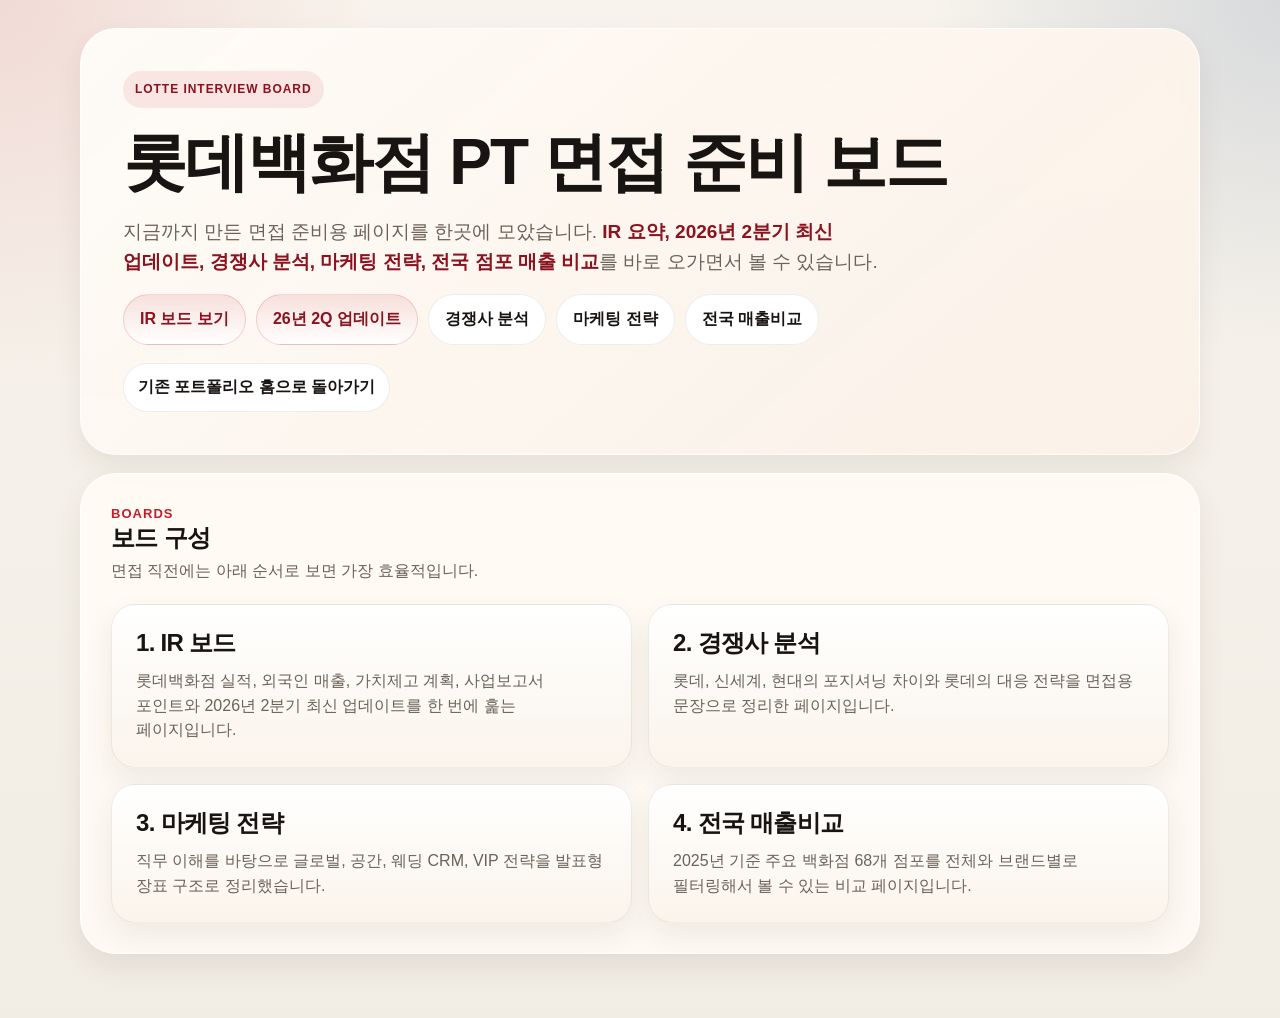
<file: lotte-interview/index.html>
<!doctype html>
<html lang="ko">
<head>
  <meta charset="utf-8">
  <meta name="viewport" content="width=device-width, initial-scale=1">
  <title>롯데백화점 면접 보드</title>
  <style>
    :root {
      --bg: #f4efe6;
      --surface: rgba(255, 251, 245, 0.92);
      --ink: #181411;
      --muted: #6b6259;
      --lotte-red: #c11f2d;
      --lotte-red-deep: #8b1320;
      --navy: #123a73;
      --teal: #0d8f8a;
      --gold: #c78b22;
      --shadow-lg: 0 24px 60px rgba(52, 35, 21, 0.12);
      --shadow-md: 0 12px 28px rgba(52, 35, 21, 0.08);
      --radius-xl: 32px;
      --radius-lg: 24px;
      --max: 1120px;
    }
    * { box-sizing: border-box; }
    body {
      margin: 0;
      color: var(--ink);
      font-family: "Pretendard", "Noto Sans KR", "Apple SD Gothic Neo", sans-serif;
      background:
        radial-gradient(circle at 0% 0%, rgba(193, 31, 45, 0.12), transparent 24%),
        radial-gradient(circle at 100% 0%, rgba(18, 58, 115, 0.14), transparent 22%),
        linear-gradient(180deg, #f8f4ed 0%, #f1ece4 100%);
      line-height: 1.55;
      word-break: keep-all;
      overflow-wrap: break-word;
    }
    a { color: inherit; text-decoration: none; }
    h1, h2, h3 { margin: 0; line-height: 1.15; letter-spacing: -0.03em; }
    p { margin: 0; }
    .shell { width: min(calc(100% - 28px), var(--max)); margin: 0 auto; padding: 28px 0 64px; }
    .hero, .section {
      border: 1px solid rgba(255, 255, 255, 0.82);
      box-shadow: var(--shadow-md);
      backdrop-filter: blur(12px);
      border-radius: 36px;
      background:
        linear-gradient(140deg, rgba(255, 252, 247, 0.98), rgba(251, 241, 231, 0.96)),
        linear-gradient(180deg, rgba(193, 31, 45, 0.12), rgba(18, 58, 115, 0.08));
    }
    .hero { padding: 42px; }
    .eyebrow {
      display: inline-flex;
      padding: 9px 12px;
      border-radius: 999px;
      background: rgba(193, 31, 45, 0.09);
      color: var(--lotte-red-deep);
      font-size: 12px;
      font-weight: 900;
      letter-spacing: 0.08em;
      text-transform: uppercase;
    }
    h1 { margin-top: 18px; font-size: clamp(36px, 5vw, 68px); max-width: 880px; }
    .hero p { margin-top: 18px; max-width: 760px; color: var(--muted); font-size: 19px; }
    .hero strong { color: var(--lotte-red-deep); }
    .section { margin-top: 18px; padding: 30px; background: var(--surface); }
    .section-kicker { color: var(--lotte-red); font-weight: 900; font-size: 13px; letter-spacing: 0.08em; text-transform: uppercase; }
    .section-head p { margin-top: 8px; color: var(--muted); }
    .grid {
      display: grid;
      grid-template-columns: repeat(2, minmax(0, 1fr));
      gap: 16px;
      margin-top: 20px;
    }
    .card {
      padding: 24px;
      border-radius: var(--radius-lg);
      background: linear-gradient(180deg, #fff, #faf4eb);
      border: 1px solid rgba(123, 104, 87, 0.12);
      box-shadow: var(--shadow-md);
    }
    .card h3 { font-size: 24px; }
    .card p { margin-top: 12px; color: var(--muted); }
    .link-row { margin-top: 18px; display: flex; flex-wrap: wrap; gap: 10px; }
    .button {
      display: inline-flex;
      align-items: center;
      justify-content: center;
      padding: 12px 16px;
      border-radius: 999px;
      font-weight: 800;
      background: #fff;
      border: 1px solid rgba(123, 104, 87, 0.12);
    }
    .button.main {
      background: linear-gradient(180deg, rgba(193, 31, 45, 0.11), rgba(255,255,255,0.98));
      color: var(--lotte-red-deep);
      border-color: rgba(193, 31, 45, 0.18);
    }
    .home-link {
      display: inline-flex;
      margin-top: 18px;
      padding: 11px 14px;
      border-radius: 999px;
      background: #fff;
      border: 1px solid rgba(123, 104, 87, 0.12);
      font-weight: 800;
    }
    @media (max-width: 760px) {
      .grid { grid-template-columns: 1fr; }
      .hero, .section { padding: 22px; }
      h1 { font-size: 36px; }
    }
  </style>
</head>
<body>
  <div class="shell">
    <section class="hero">
      <div class="eyebrow">Lotte Interview Board</div>
      <h1>롯데백화점 PT 면접 준비 보드</h1>
      <p>
        지금까지 만든 면접 준비용 페이지를 한곳에 모았습니다.
        <strong>IR 요약, 2026년 2분기 최신 업데이트, 경쟁사 분석, 마케팅 전략, 전국 점포 매출 비교</strong>를 바로 오가면서 볼 수 있습니다.
      </p>
      <div class="link-row">
        <a class="button main" href="./롯데백화점_IR_요약.html">IR 보드 보기</a>
        <a class="button main" href="./롯데백화점_IR_요약.html#q2update">26년 2Q 업데이트</a>
        <a class="button" href="./롯데백화점_경쟁사분석.html">경쟁사 분석</a>
        <a class="button" href="./롯데백화점_마케팅전략.html">마케팅 전략</a>
        <a class="button" href="./전국백화점_매출비교.html">전국 매출비교</a>
      </div>
      <a class="home-link" href="../index.html">기존 포트폴리오 홈으로 돌아가기</a>
    </section>

    <section class="section">
      <div class="section-head">
        <div class="section-kicker">Boards</div>
        <h2>보드 구성</h2>
        <p>면접 직전에는 아래 순서로 보면 가장 효율적입니다.</p>
      </div>
      <div class="grid">
        <article class="card">
          <h3>1. IR 보드</h3>
          <p>롯데백화점 실적, 외국인 매출, 가치제고 계획, 사업보고서 포인트와 2026년 2분기 최신 업데이트를 한 번에 훑는 페이지입니다.</p>
        </article>
        <article class="card">
          <h3>2. 경쟁사 분석</h3>
          <p>롯데, 신세계, 현대의 포지셔닝 차이와 롯데의 대응 전략을 면접용 문장으로 정리한 페이지입니다.</p>
        </article>
        <article class="card">
          <h3>3. 마케팅 전략</h3>
          <p>직무 이해를 바탕으로 글로벌, 공간, 웨딩 CRM, VIP 전략을 발표형 장표 구조로 정리했습니다.</p>
        </article>
        <article class="card">
          <h3>4. 전국 매출비교</h3>
          <p>2025년 기준 주요 백화점 68개 점포를 전체와 브랜드별로 필터링해서 볼 수 있는 비교 페이지입니다.</p>
        </article>
      </div>
    </section>
  </div>
</body>
</html>
</file>
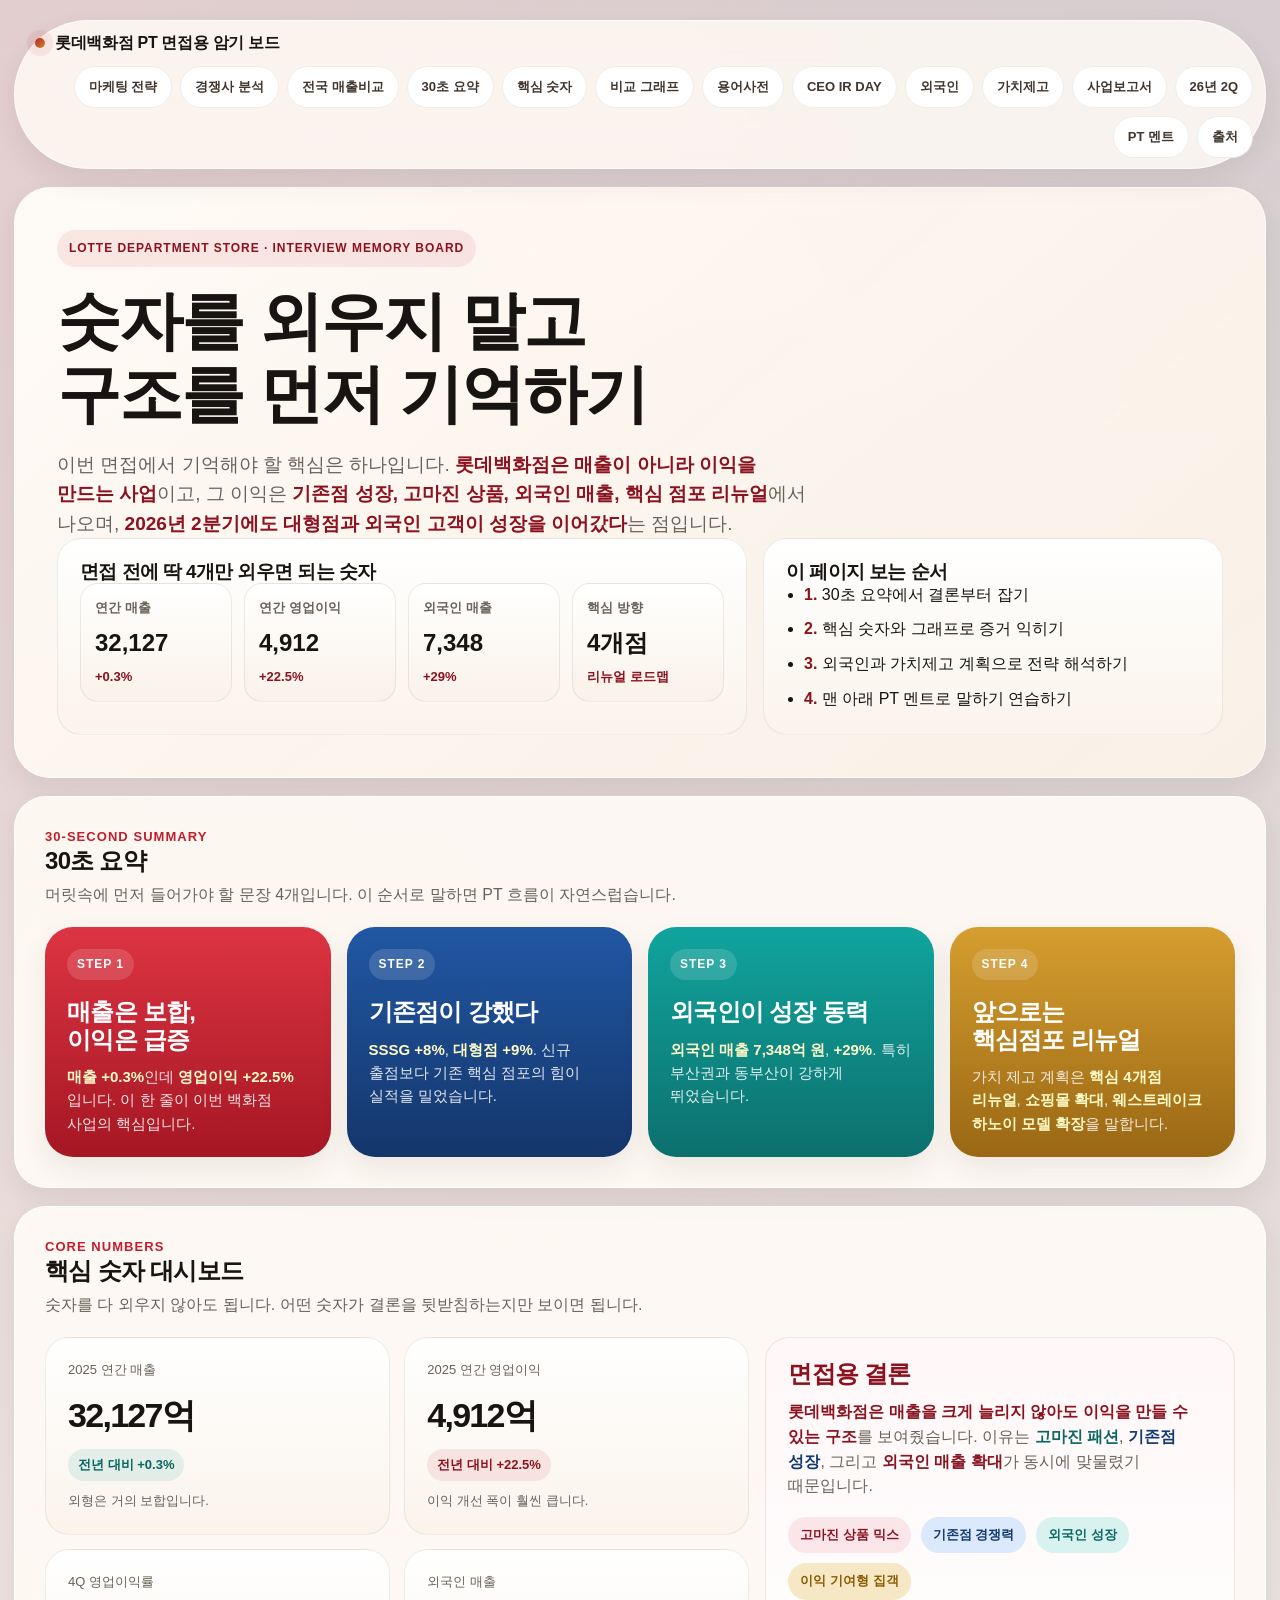
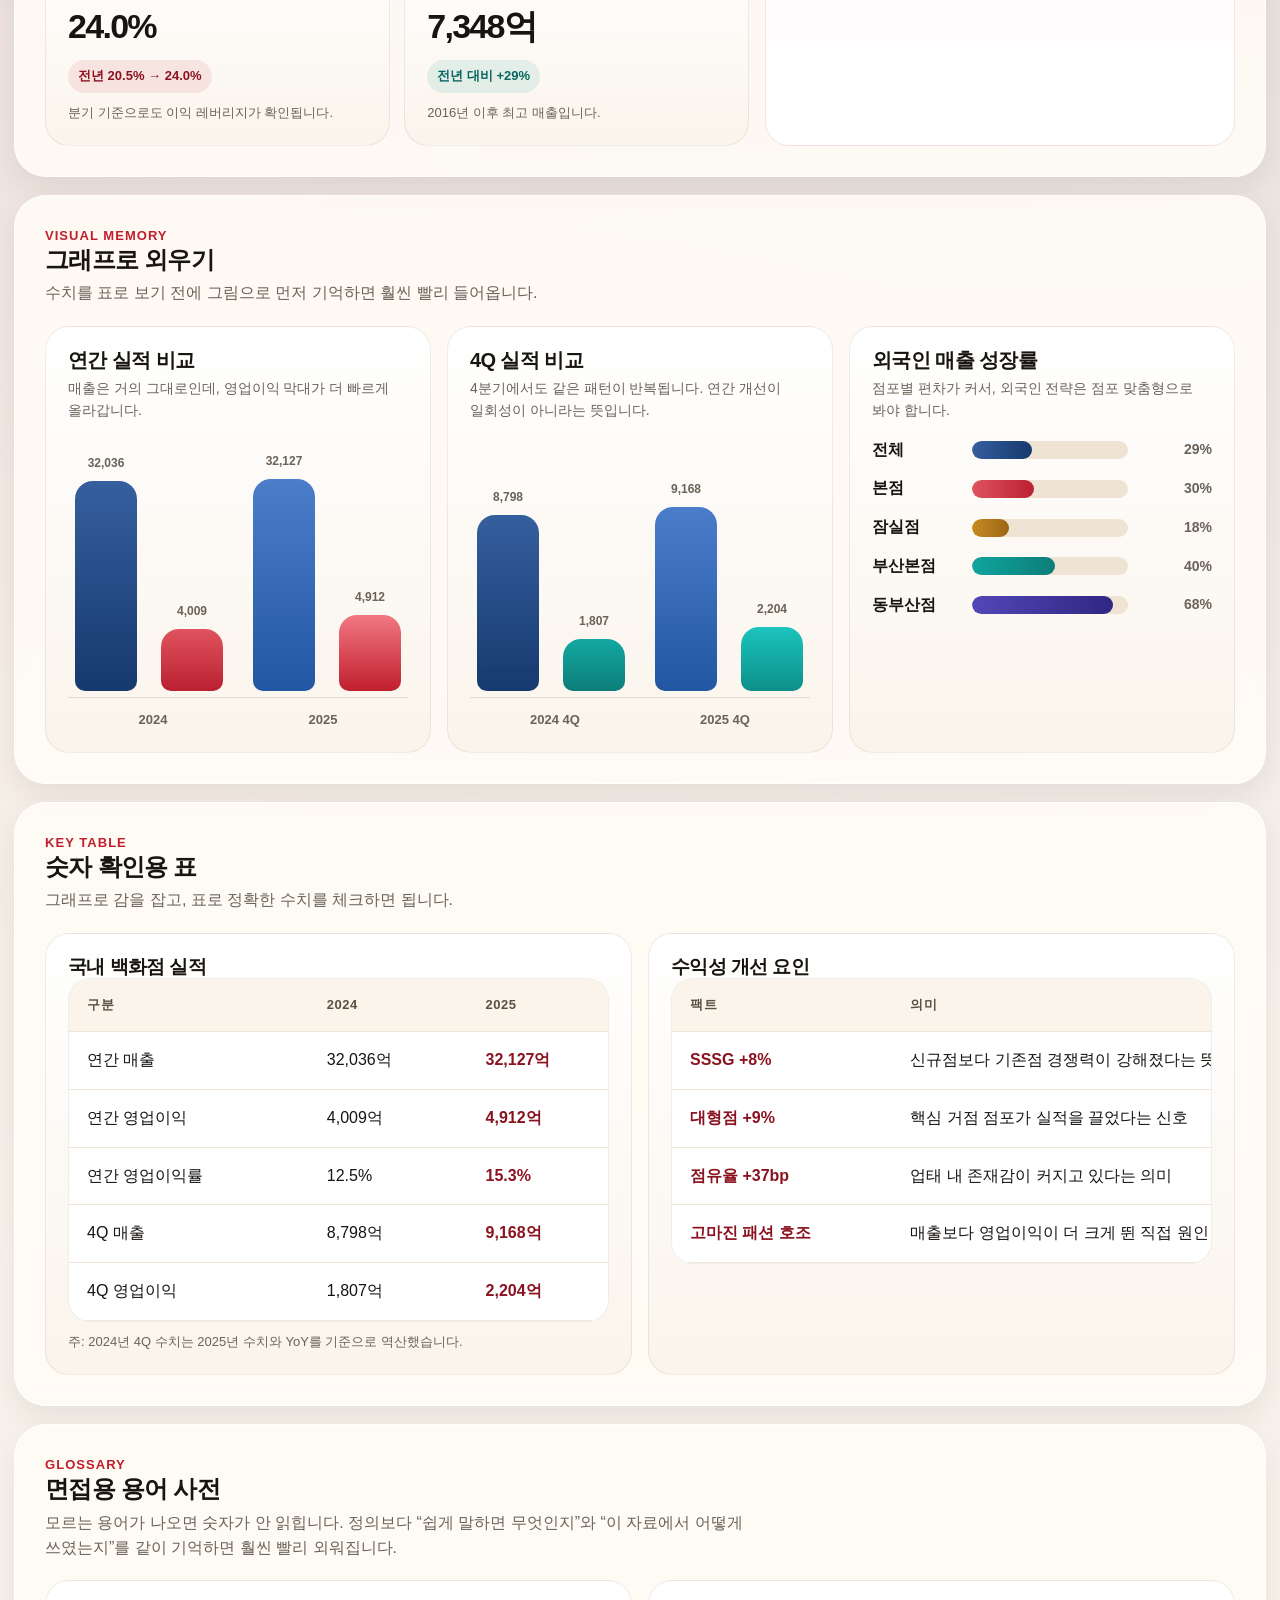
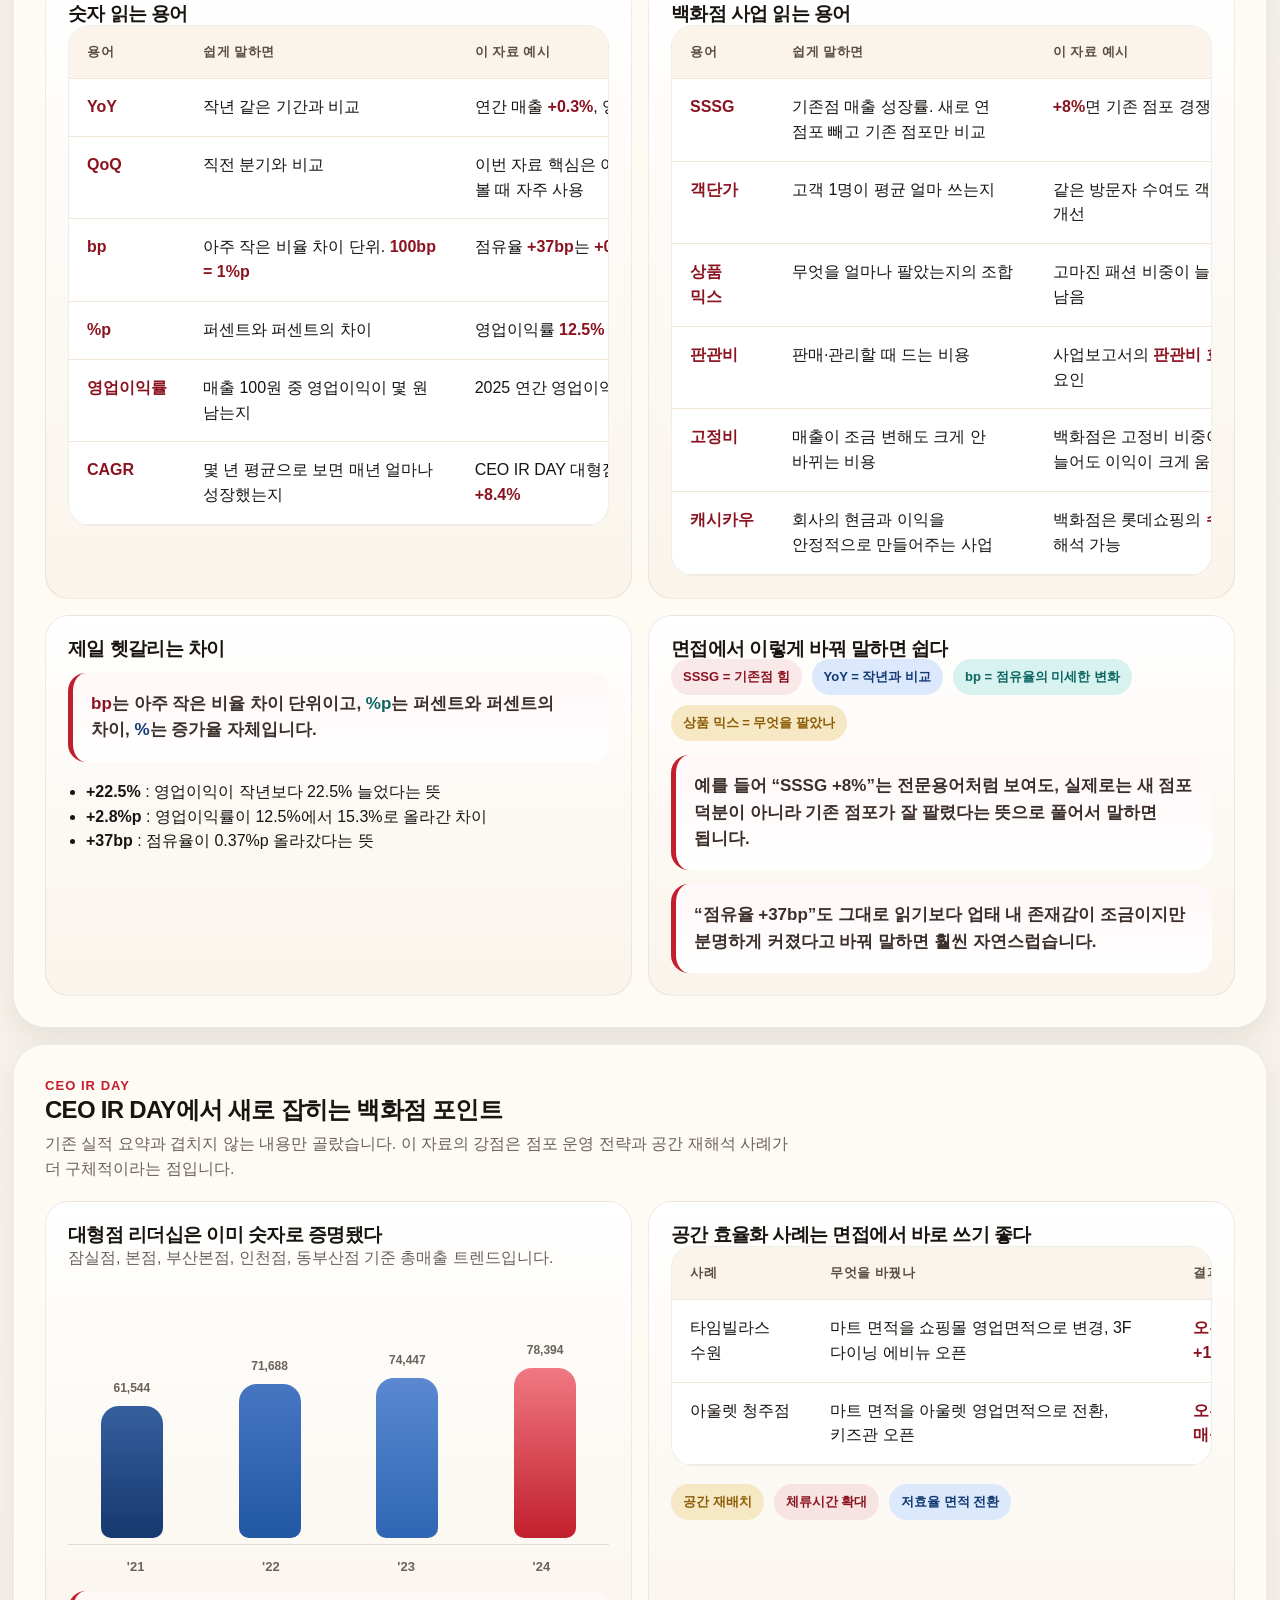
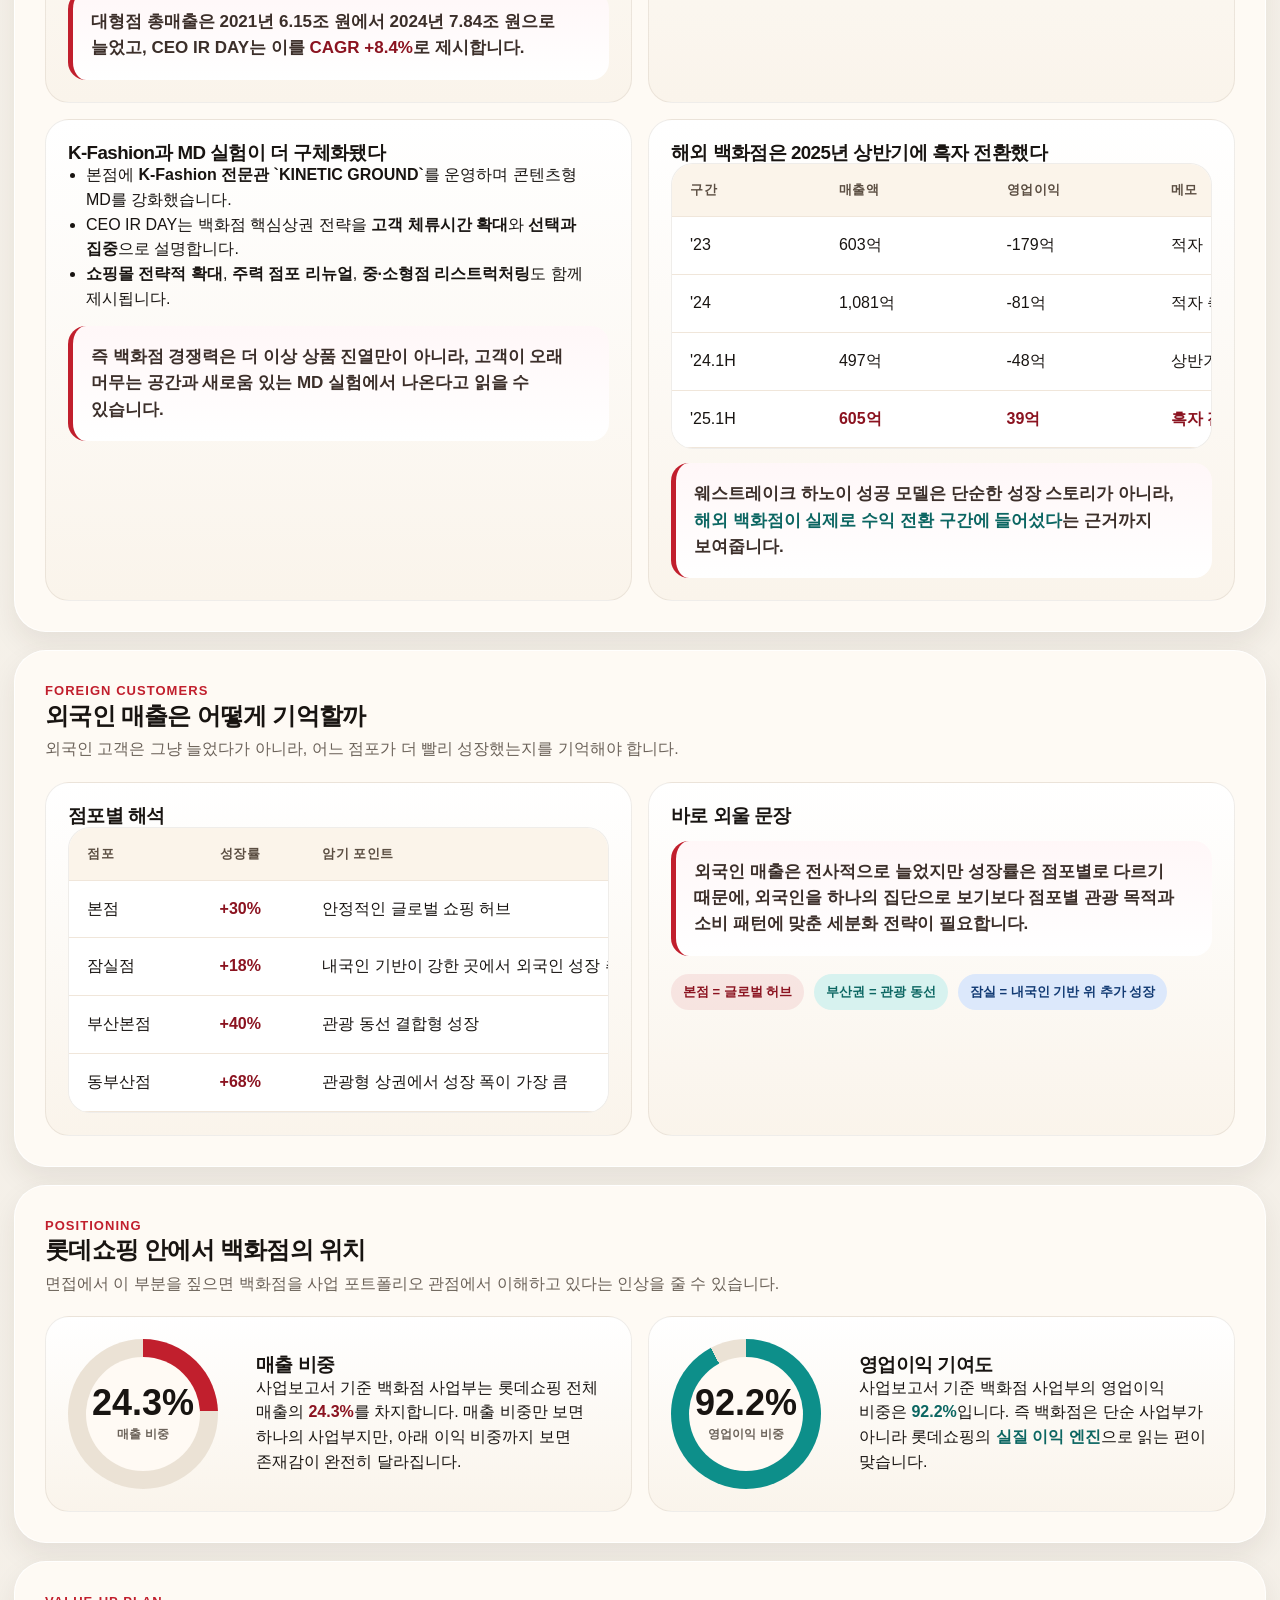
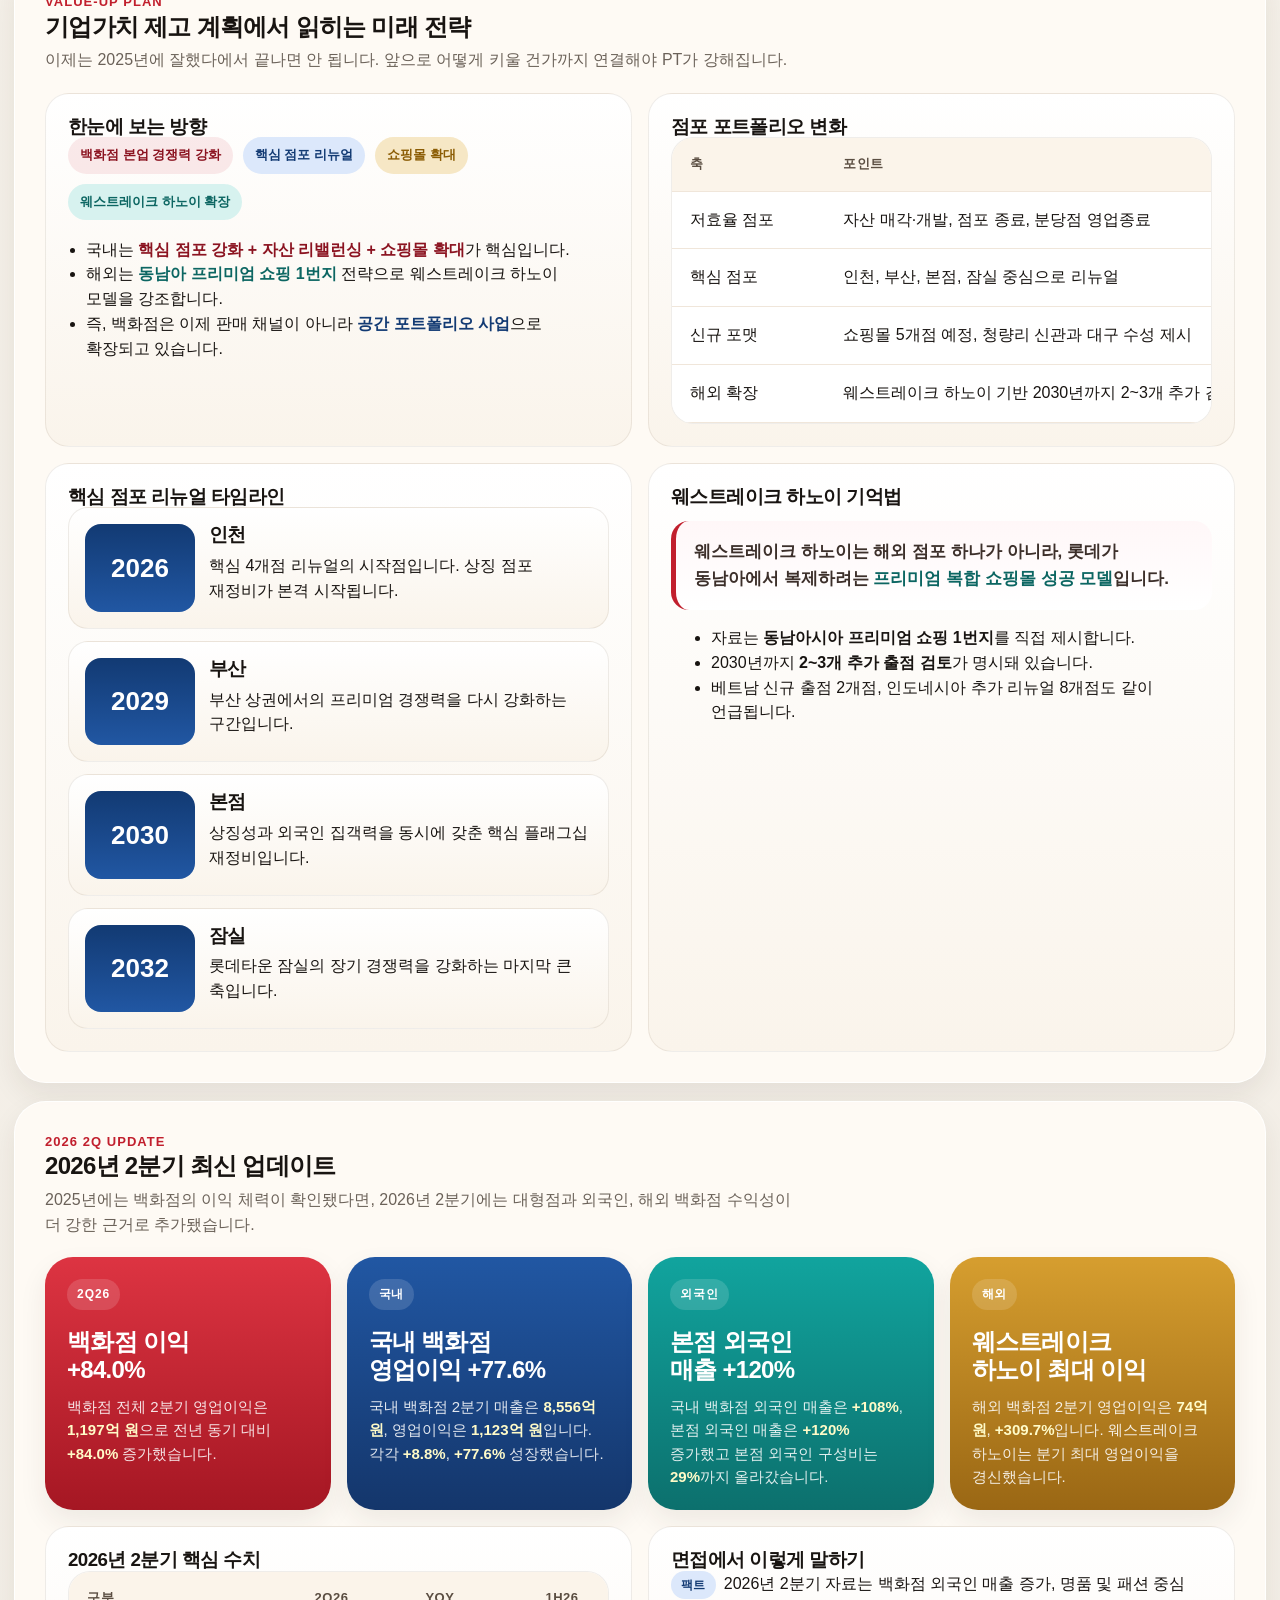
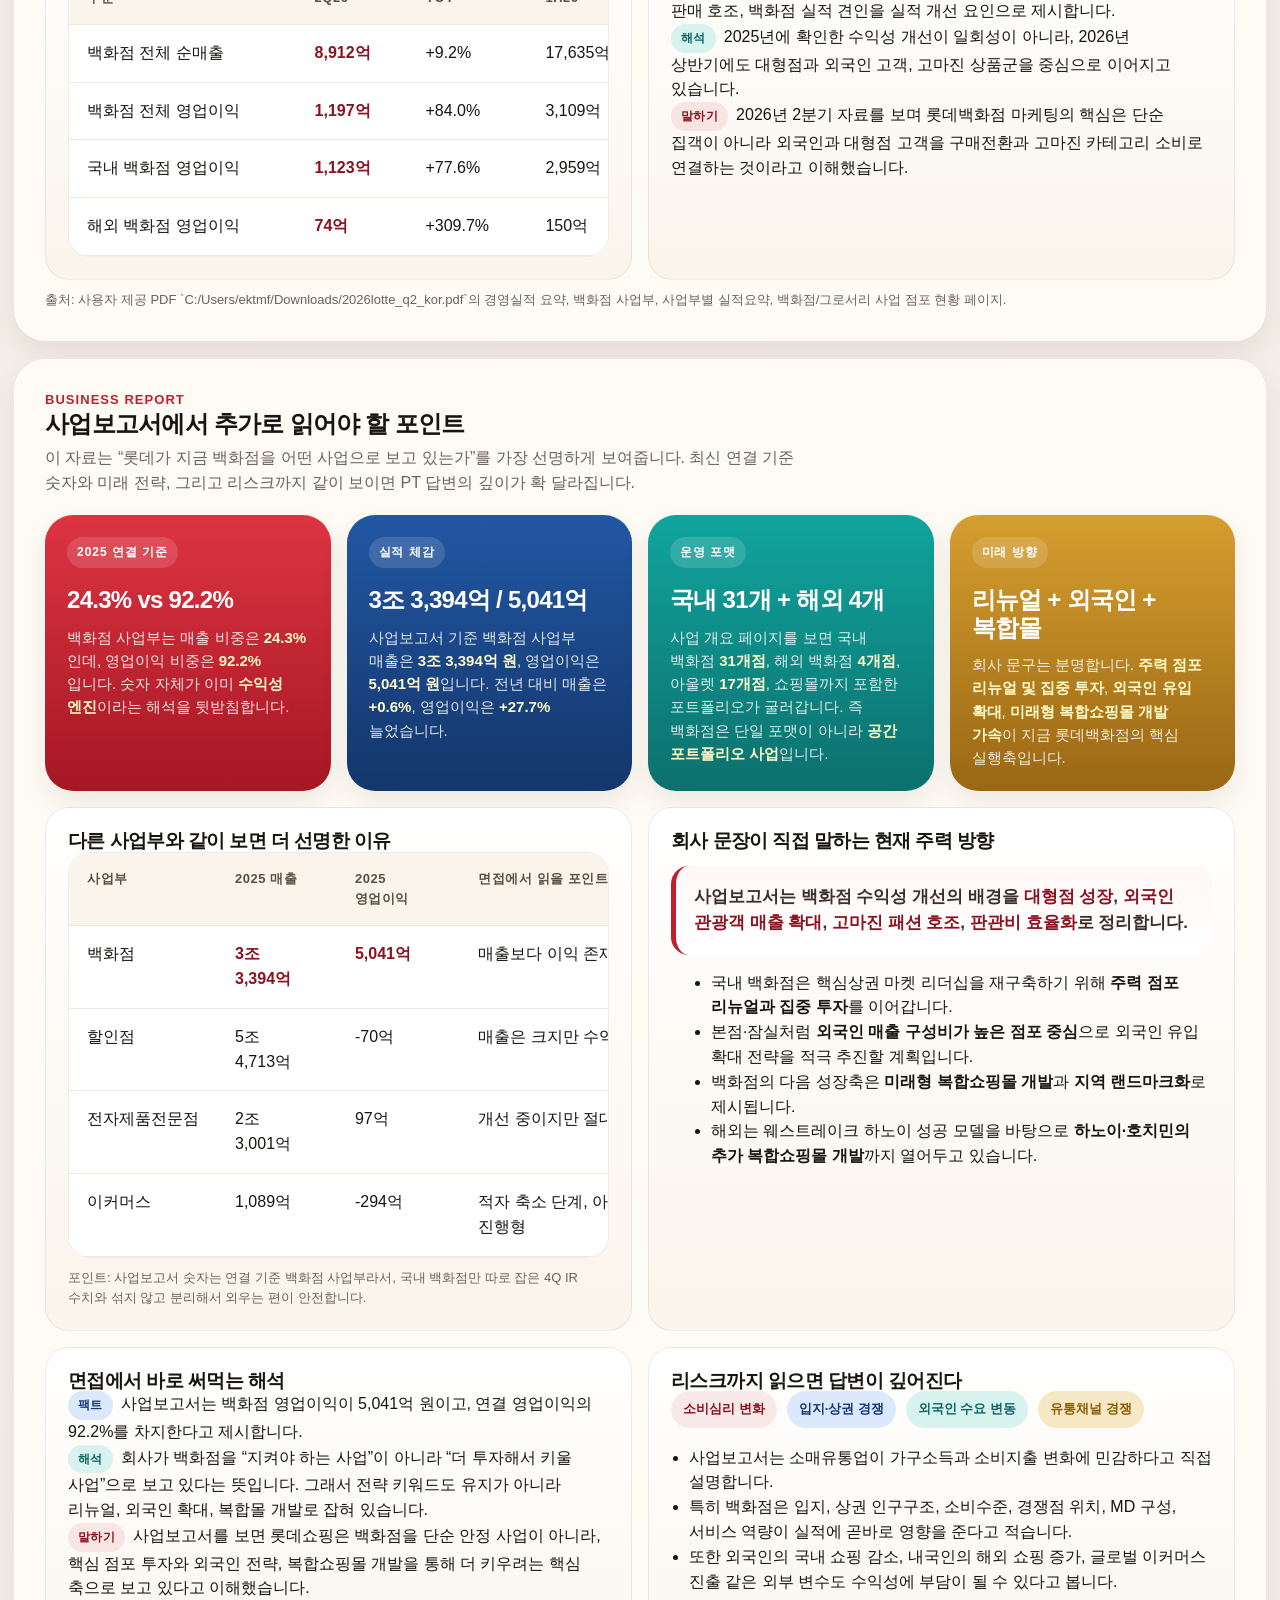
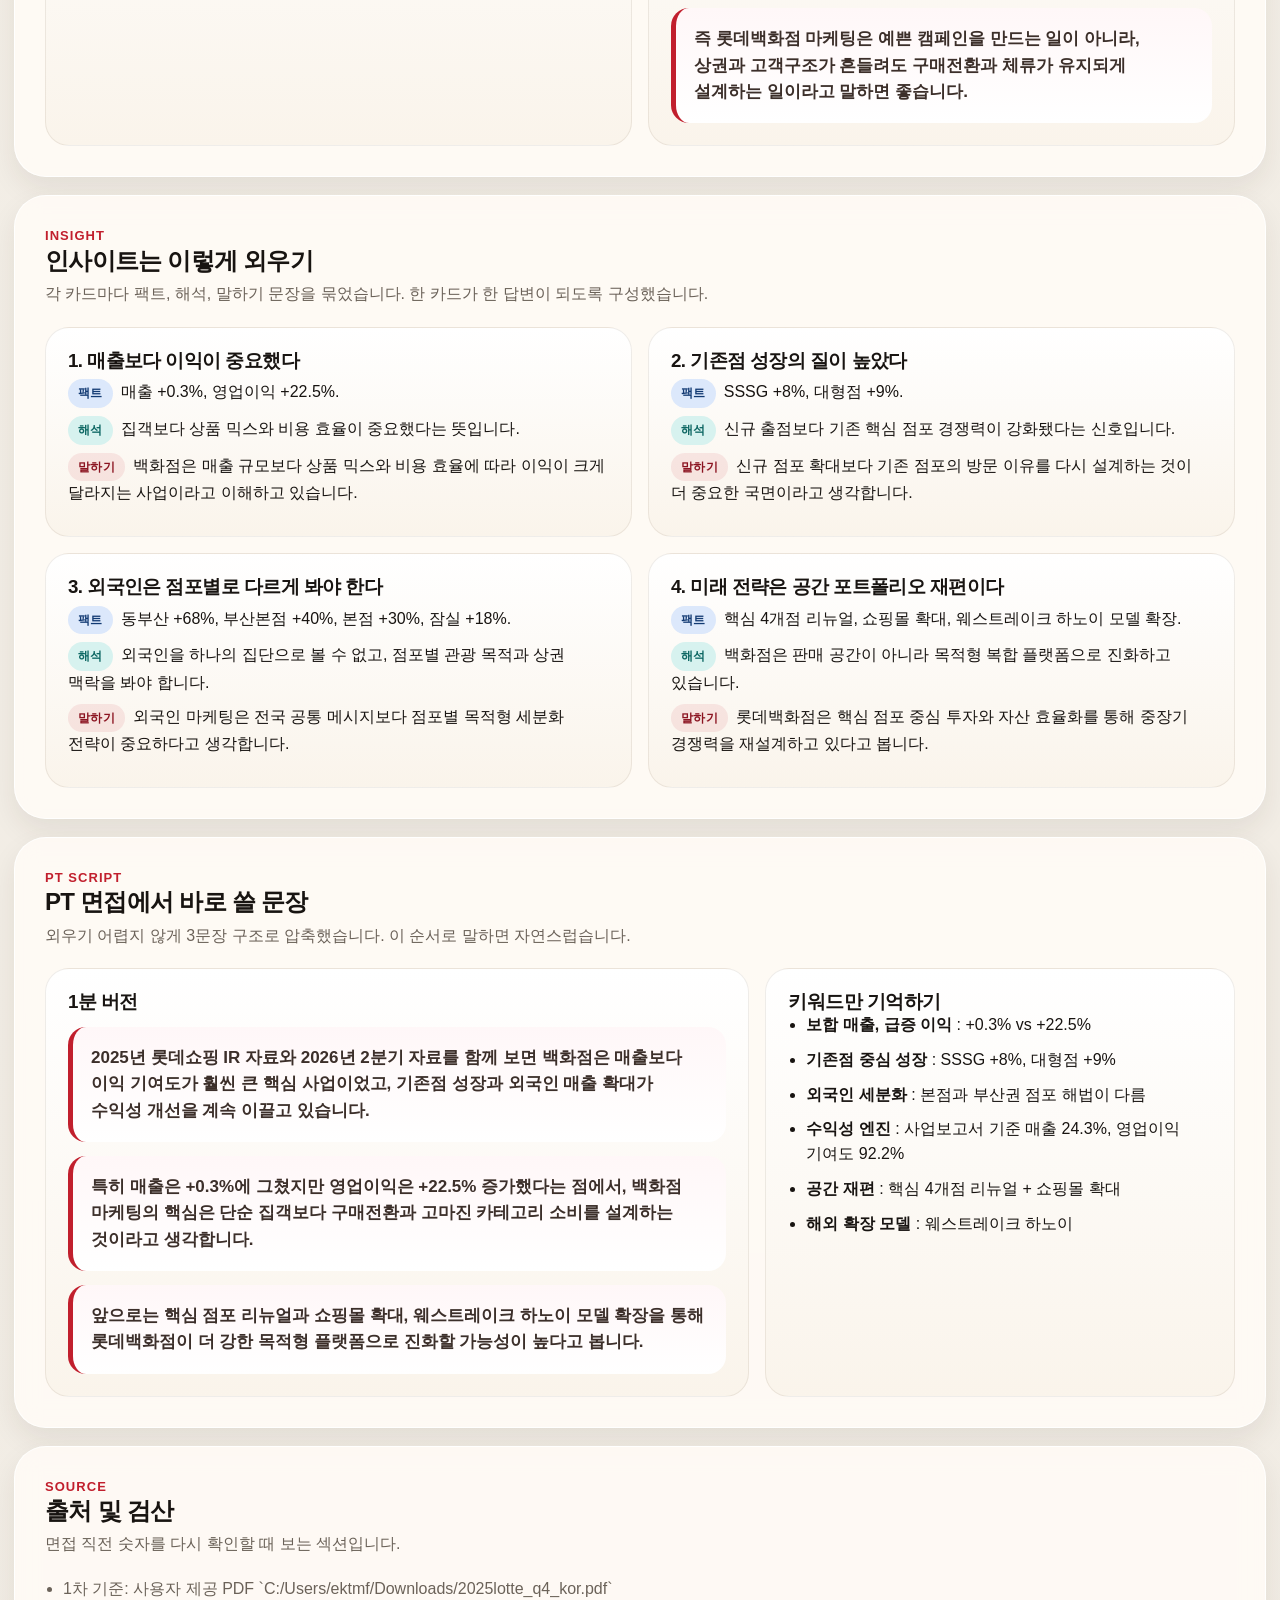
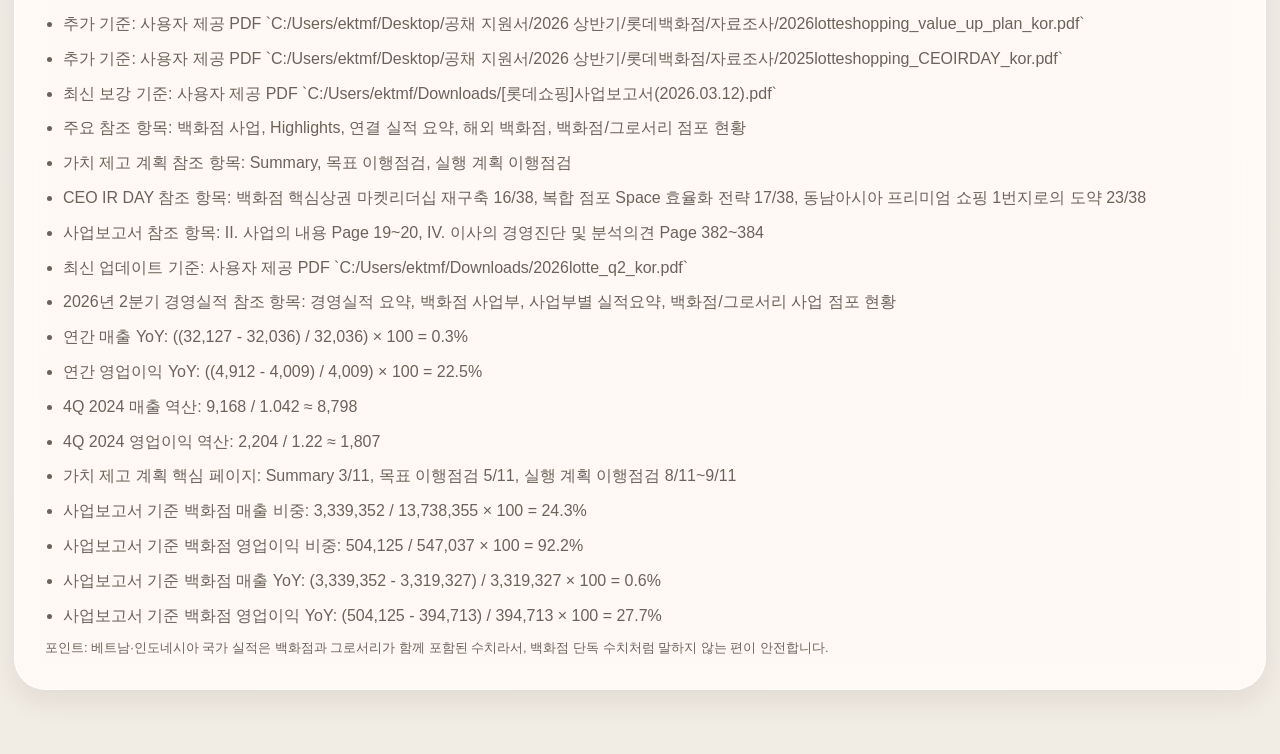
<file: lotte-interview/롯데백화점_IR_요약.html>
<!doctype html>
<html lang="ko">
<head>
  <meta charset="utf-8">
  <meta name="viewport" content="width=device-width, initial-scale=1">
  <title>롯데백화점 PT 면접용 IR 보드</title>
  <style>
    :root {
      --bg: #f4efe6;
      --surface: rgba(255, 251, 245, 0.9);
      --ink: #181411;
      --muted: #6b6259;
      --line: rgba(124, 101, 76, 0.16);
      --lotte-red: #c11f2d;
      --lotte-red-deep: #8b1320;
      --navy: #123a73;
      --navy-soft: #dce8fb;
      --teal: #0d8f8a;
      --teal-soft: #d7f2ef;
      --gold: #c78b22;
      --gold-soft: #f6e7c5;
      --violet: #5247b8;
      --shadow-lg: 0 24px 60px rgba(52, 35, 21, 0.12);
      --shadow-md: 0 12px 28px rgba(52, 35, 21, 0.08);
      --radius-xl: 32px;
      --radius-lg: 24px;
      --max: 1320px;
    }

    * { box-sizing: border-box; }
    html { scroll-behavior: smooth; }
    body {
      margin: 0;
      color: var(--ink);
      font-family: "Pretendard", "Noto Sans KR", "Apple SD Gothic Neo", sans-serif;
      background:
        radial-gradient(circle at 0% 0%, rgba(193, 31, 45, 0.12), transparent 24%),
        radial-gradient(circle at 100% 0%, rgba(18, 58, 115, 0.14), transparent 22%),
        linear-gradient(180deg, #f8f4ed 0%, #f1ece4 100%);
      line-height: 1.55;
      word-break: keep-all;
      overflow-wrap: break-word;
    }
    a { color: inherit; text-decoration: none; }
    h1, h2, h3, h4 { margin: 0; line-height: 1.15; letter-spacing: -0.03em; }
    p { margin: 0; }
    .shell { width: min(calc(100% - 28px), var(--max)); margin: 0 auto; padding: 20px 0 64px; }
    .topbar {
      position: sticky;
      top: 14px;
      z-index: 40;
      margin-bottom: 18px;
      backdrop-filter: blur(18px);
      background: rgba(255, 251, 245, 0.84);
      border: 1px solid rgba(255, 255, 255, 0.8);
      border-radius: 999px;
      box-shadow: var(--shadow-md);
    }
    .topbar-inner {
      display: flex;
      flex-wrap: wrap;
      gap: 10px;
      align-items: center;
      justify-content: space-between;
      padding: 10px 12px;
    }
    .brand { display: flex; align-items: center; gap: 10px; font-weight: 800; letter-spacing: -0.02em; padding-left: 8px; }
    .brand-badge {
      width: 10px;
      height: 10px;
      border-radius: 50%;
      background: linear-gradient(135deg, var(--lotte-red), var(--gold));
      box-shadow: 0 0 0 8px rgba(193, 31, 45, 0.08);
    }
    .jump-links { display: flex; flex-wrap: wrap; gap: 8px; justify-content: flex-end; }
    .jump-links a {
      padding: 10px 14px;
      border-radius: 999px;
      background: #fff;
      border: 1px solid rgba(123, 104, 87, 0.12);
      color: #40362f;
      font-size: 13px;
      font-weight: 700;
    }
    .hero, .section {
      border: 1px solid rgba(255, 255, 255, 0.82);
      box-shadow: var(--shadow-md);
      backdrop-filter: blur(12px);
    }
    .hero {
      padding: 42px;
      border-radius: 36px;
      background:
        linear-gradient(140deg, rgba(255, 252, 247, 0.98), rgba(251, 241, 231, 0.96)),
        linear-gradient(180deg, rgba(193, 31, 45, 0.12), rgba(18, 58, 115, 0.08));
    }
    .eyebrow {
      display: inline-flex;
      align-items: center;
      gap: 8px;
      padding: 9px 12px;
      border-radius: 999px;
      background: rgba(193, 31, 45, 0.09);
      color: var(--lotte-red-deep);
      font-size: 12px;
      font-weight: 900;
      letter-spacing: 0.08em;
      text-transform: uppercase;
    }
    h1 { margin-top: 18px; font-size: clamp(38px, 5vw, 74px); max-width: 900px; }
    .hero-summary { margin-top: 18px; max-width: 760px; font-size: 19px; color: var(--muted); }
    .hero-summary strong { color: var(--lotte-red-deep); }
    .section { margin-top: 18px; padding: 30px; border-radius: var(--radius-xl); background: var(--surface); }
    .section-head { display: flex; align-items: end; justify-content: space-between; gap: 16px; margin-bottom: 20px; }
    .section-head p { margin-top: 8px; color: var(--muted); max-width: 760px; }
    .section-kicker { color: var(--lotte-red); font-weight: 900; font-size: 13px; letter-spacing: 0.08em; text-transform: uppercase; }
    .memory-strip, .metric-board, .panel-grid.two, .chart-grid, .ring-grid, .insight-grid, .script-board, .flash-grid {
      display: grid;
      gap: 16px;
    }
    .memory-strip, .metric-board, .script-board { grid-template-columns: 1.2fr 0.8fr; }
    .panel-grid.two, .ring-grid, .insight-grid { grid-template-columns: repeat(2, minmax(0, 1fr)); }
    .chart-grid { grid-template-columns: repeat(3, minmax(0, 1fr)); }
    .flash-grid { grid-template-columns: repeat(4, minmax(0, 1fr)); }
    .memory-card, .hero-note, .card, .chart-card, .insight, .script-card, .callout, .metric, .ring-card {
      background: linear-gradient(180deg, #fff, #faf4eb);
      border: 1px solid rgba(123, 104, 87, 0.12);
      border-radius: var(--radius-lg);
      padding: 22px;
    }
    .memory-grid, .metrics { display: grid; gap: 14px; }
    .memory-grid { grid-template-columns: repeat(4, minmax(0, 1fr)); gap: 12px; }
    .metrics { grid-template-columns: repeat(2, minmax(0, 1fr)); }
    .memory-pill {
      padding: 14px;
      border-radius: 18px;
      background: linear-gradient(180deg, #fff, #f9f2e9);
      border: 1px solid rgba(123, 104, 87, 0.12);
    }
    .memory-pill strong, .metric .label { display: block; font-size: 13px; color: var(--muted); margin-bottom: 6px; }
    .memory-pill span { display: block; font-size: 24px; font-weight: 900; }
    .memory-pill em { display: block; margin-top: 6px; font-style: normal; color: var(--lotte-red-deep); font-size: 13px; font-weight: 700; }
    .hero-note ul, .script-card ul { margin: 0; padding-left: 18px; }
    .spot { color: var(--lotte-red-deep); font-weight: 900; }
    .spot.cool { color: #0c6662; }
    .spot.navy { color: var(--navy); }
    .flash-card {
      min-height: 206px;
      padding: 22px;
      border-radius: 28px;
      color: #fff;
      box-shadow: var(--shadow-md);
    }
    .flash-card.red { background: linear-gradient(180deg, #dd3442, #a51723); }
    .flash-card.navy { background: linear-gradient(180deg, #2157a3, #14366b); }
    .flash-card.teal { background: linear-gradient(180deg, #11a49e, #0c706d); }
    .flash-card.gold { background: linear-gradient(180deg, #d69e2f, #9a6714); }
    .step, .delta, .tag, .label-chip {
      display: inline-flex;
      align-items: center;
      border-radius: 999px;
      font-weight: 800;
    }
    .step { padding: 6px 10px; background: rgba(255,255,255,0.14); font-size: 12px; letter-spacing: 0.08em; text-transform: uppercase; }
    .flash-card h3 { margin-top: 18px; font-size: 24px; }
    .flash-card p { margin-top: 12px; color: rgba(255,255,255,0.88); font-size: 15px; }
    .flash-card strong { color: #fffbc8; }
    .metric .value { margin-top: 8px; font-size: 34px; font-weight: 900; letter-spacing: -0.05em; }
    .delta { margin-top: 8px; padding: 6px 10px; font-size: 13px; }
    .delta.up { background: rgba(193, 31, 45, 0.09); color: var(--lotte-red-deep); }
    .delta.cool { background: rgba(13, 143, 138, 0.1); color: #0a6662; }
    .metric .hint, .footer-note { margin-top: 10px; color: var(--muted); font-size: 13px; }
    .callout { background: linear-gradient(180deg, #fff7f8, #fff); border-color: rgba(193, 31, 45, 0.12); }
    .callout h3 { font-size: 24px; color: var(--lotte-red-deep); }
    .callout p { margin-top: 12px; color: var(--muted); }
    .tag-row { display: flex; flex-wrap: wrap; gap: 10px; margin-top: 18px; }
    .tag { padding: 8px 12px; font-size: 13px; }
    .tag.red, .label-chip.say { background: rgba(193, 31, 45, 0.09); color: var(--lotte-red-deep); }
    .tag.navy, .label-chip.fact { background: var(--navy-soft); color: var(--navy); }
    .tag.teal, .label-chip.read { background: var(--teal-soft); color: #0c6662; }
    .tag.gold { background: var(--gold-soft); color: #8b5c04; }
    .chart-card h3 { margin-bottom: 6px; font-size: 20px; }
    .chart-card p { margin-bottom: 16px; color: var(--muted); font-size: 14px; }
    .v-chart { display: flex; align-items: end; gap: 16px; min-height: 260px; padding: 12px 0 6px; border-bottom: 1px solid rgba(123, 104, 87, 0.2); }
    .v-group { flex: 1; display: grid; grid-template-columns: repeat(2, minmax(0, 1fr)); gap: 10px; align-items: end; }
    .v-bar-wrap { display: flex; flex-direction: column; align-items: center; gap: 8px; }
    .v-bar-value { font-size: 12px; font-weight: 800; color: var(--muted); }
    .v-bar { width: 100%; max-width: 62px; height: var(--bar-h, 100px); border-radius: 18px 18px 10px 10px; background: linear-gradient(180deg, var(--bar-c1), var(--bar-c2)); }
    .v-labels { display: flex; justify-content: space-around; margin-top: 12px; color: var(--muted); font-size: 13px; font-weight: 800; }
    .h-chart { display: grid; gap: 14px; }
    .h-row { display: grid; grid-template-columns: 88px 1fr 72px; gap: 12px; align-items: center; }
    .track { position: relative; overflow: hidden; height: 18px; border-radius: 999px; background: #efe4d3; }
    .fill { position: absolute; inset: 0 auto 0 0; width: var(--w, 50%); border-radius: inherit; background: linear-gradient(90deg, var(--bar-c1), var(--bar-c2)); }
    .h-value { text-align: right; font-size: 14px; font-weight: 900; color: var(--muted); }
    .table-wrap { overflow-x: auto; border-radius: 22px; border: 1px solid rgba(123, 104, 87, 0.12); background: #fff; }
    table { width: 100%; min-width: 700px; border-collapse: collapse; }
    th, td { padding: 16px 18px; border-bottom: 1px solid #f0e6da; vertical-align: top; text-align: left; }
    th { background: #fbf4ea; font-size: 13px; font-weight: 900; color: #5b4e42; text-transform: uppercase; letter-spacing: 0.04em; }
    td strong { color: var(--lotte-red-deep); }
    .ring-card { display: grid; grid-template-columns: 170px 1fr; gap: 18px; align-items: center; }
    .ring { width: 150px; height: 150px; border-radius: 50%; position: relative; background: conic-gradient(var(--ring-color) calc(var(--pct) * 1%), #ebe2d5 0); }
    .ring::before { content: ""; position: absolute; inset: 18px; border-radius: 50%; background: #fffaf4; }
    .ring-center { position: absolute; inset: 0; display: grid; place-items: center; text-align: center; z-index: 2; }
    .ring-center strong { display: block; font-size: 36px; line-height: 1; font-weight: 900; }
    .ring-center span { display: block; margin-top: 4px; color: var(--muted); font-size: 12px; font-weight: 700; }
    .timeline { display: grid; gap: 12px; }
    .timeline-item { display: grid; grid-template-columns: 110px 1fr; gap: 14px; padding: 16px; border-radius: 20px; background: linear-gradient(180deg, #fff, #faf4eb); border: 1px solid rgba(123, 104, 87, 0.12); }
    .timeline-year { display: grid; place-items: center; border-radius: 16px; font-weight: 900; font-size: 26px; color: #fff; background: linear-gradient(180deg, var(--navy), #2157a3); min-height: 86px; }
    .timeline-item h4 { font-size: 19px; margin-bottom: 8px; }
    .timeline-item p, .insight p { margin: 8px 0; }
    .label-chip { padding: 5px 10px; font-size: 12px; letter-spacing: 0.03em; margin-right: 8px; }
    .script-line {
      margin-top: 14px;
      padding: 18px;
      border-radius: 18px;
      background: linear-gradient(180deg, #fff7f8, #fff);
      border-left: 5px solid var(--lotte-red);
      font-size: 17px;
      font-weight: 700;
      color: #3c2f2a;
    }
    .source-list { margin: 0; padding-left: 18px; color: var(--muted); }
    .source-list li + li, .hero-note li + li, .script-card li + li { margin-top: 10px; }
    @media (max-width: 1180px) {
      .memory-strip, .metric-board, .script-board, .panel-grid.two, .chart-grid, .ring-grid, .insight-grid, .flash-grid { grid-template-columns: 1fr; }
      .memory-grid, .metrics { grid-template-columns: repeat(2, minmax(0, 1fr)); }
    }
    @media (max-width: 860px) {
      .shell { width: min(calc(100% - 18px), var(--max)); }
      .topbar { position: static; }
      .topbar-inner, .jump-links { justify-content: flex-start; }
      .hero, .section { padding: 22px; }
      .memory-grid { grid-template-columns: 1fr 1fr; }
      .ring-card, .timeline-item { grid-template-columns: 1fr; }
      .ring { margin: 0 auto; }
    }
    @media (max-width: 620px) {
      h1 { font-size: 36px; }
      .memory-grid, .metrics { grid-template-columns: 1fr; }
      .h-row { grid-template-columns: 72px 1fr 56px; gap: 8px; }
    }
  </style>
</head>
<body>
  <div class="shell">
    <nav class="topbar">
      <div class="topbar-inner">
        <div class="brand">
          <span class="brand-badge"></span>
          <span>롯데백화점 PT 면접용 암기 보드</span>
        </div>
        <div class="jump-links">
          <a href="./롯데백화점_마케팅전략.html">마케팅 전략</a>
          <a href="./롯데백화점_경쟁사분석.html">경쟁사 분석</a>
          <a href="./전국백화점_매출비교.html">전국 매출비교</a>
          <a href="#summary">30초 요약</a>
          <a href="#numbers">핵심 숫자</a>
          <a href="#charts">비교 그래프</a>
          <a href="#glossary">용어사전</a>
          <a href="#ceoday">CEO IR DAY</a>
          <a href="#foreign">외국인</a>
          <a href="#valueup">가치제고</a>
          <a href="#bizreport">사업보고서</a>
          <a href="#q2update">26년 2Q</a>
          <a href="#script">PT 멘트</a>
          <a href="#sources">출처</a>
        </div>
      </div>
    </nav>

    <header class="hero">
      <div class="eyebrow">Lotte Department Store · Interview Memory Board</div>
      <h1>숫자를 외우지 말고<br>구조를 먼저 기억하기</h1>
      <p class="hero-summary">
        이번 면접에서 기억해야 할 핵심은 하나입니다.
        <strong>롯데백화점은 매출이 아니라 이익을 만드는 사업</strong>이고,
        그 이익은 <strong>기존점 성장, 고마진 상품, 외국인 매출, 핵심 점포 리뉴얼</strong>에서 나오며, <strong>2026년 2분기에도 대형점과 외국인 고객이 성장을 이어갔다</strong>는 점입니다.
      </p>
      <div class="memory-strip">
        <div class="memory-card">
          <h3>면접 전에 딱 4개만 외우면 되는 숫자</h3>
          <div class="memory-grid">
            <div class="memory-pill"><strong>연간 매출</strong><span>32,127</span><em>+0.3%</em></div>
            <div class="memory-pill"><strong>연간 영업이익</strong><span>4,912</span><em>+22.5%</em></div>
            <div class="memory-pill"><strong>외국인 매출</strong><span>7,348</span><em>+29%</em></div>
            <div class="memory-pill"><strong>핵심 방향</strong><span>4개점</span><em>리뉴얼 로드맵</em></div>
          </div>
        </div>
        <aside class="hero-note">
          <h3>이 페이지 보는 순서</h3>
          <ul>
            <li><span class="spot">1.</span> 30초 요약에서 결론부터 잡기</li>
            <li><span class="spot">2.</span> 핵심 숫자와 그래프로 증거 익히기</li>
            <li><span class="spot">3.</span> 외국인과 가치제고 계획으로 전략 해석하기</li>
            <li><span class="spot">4.</span> 맨 아래 PT 멘트로 말하기 연습하기</li>
          </ul>
        </aside>
      </div>
    </header>

    <section class="section" id="summary">
      <div class="section-head">
        <div>
          <div class="section-kicker">30-Second Summary</div>
          <h2>30초 요약</h2>
          <p>머릿속에 먼저 들어가야 할 문장 4개입니다. 이 순서로 말하면 PT 흐름이 자연스럽습니다.</p>
        </div>
      </div>
      <div class="flash-grid">
        <article class="flash-card red"><span class="step">Step 1</span><h3>매출은 보합,<br>이익은 급증</h3><p><strong>매출 +0.3%</strong>인데 <strong>영업이익 +22.5%</strong>입니다. 이 한 줄이 이번 백화점 사업의 핵심입니다.</p></article>
        <article class="flash-card navy"><span class="step">Step 2</span><h3>기존점이 강했다</h3><p><strong>SSSG +8%</strong>, <strong>대형점 +9%</strong>. 신규 출점보다 기존 핵심 점포의 힘이 실적을 밀었습니다.</p></article>
        <article class="flash-card teal"><span class="step">Step 3</span><h3>외국인이 성장 동력</h3><p><strong>외국인 매출 7,348억 원</strong>, <strong>+29%</strong>. 특히 부산권과 동부산이 강하게 뛰었습니다.</p></article>
        <article class="flash-card gold"><span class="step">Step 4</span><h3>앞으로는<br>핵심점포 리뉴얼</h3><p>가치 제고 계획은 <strong>핵심 4개점 리뉴얼</strong>, <strong>쇼핑몰 확대</strong>, <strong>웨스트레이크 하노이 모델 확장</strong>을 말합니다.</p></article>
      </div>
    </section>

    <section class="section" id="numbers">
      <div class="section-head">
        <div>
          <div class="section-kicker">Core Numbers</div>
          <h2>핵심 숫자 대시보드</h2>
          <p>숫자를 다 외우지 않아도 됩니다. 어떤 숫자가 결론을 뒷받침하는지만 보이면 됩니다.</p>
        </div>
      </div>
      <div class="metric-board">
        <div class="metrics">
          <article class="metric"><div class="label">2025 연간 매출</div><div class="value">32,127억</div><div class="delta cool">전년 대비 +0.3%</div><div class="hint">외형은 거의 보합입니다.</div></article>
          <article class="metric"><div class="label">2025 연간 영업이익</div><div class="value">4,912억</div><div class="delta up">전년 대비 +22.5%</div><div class="hint">이익 개선 폭이 훨씬 큽니다.</div></article>
          <article class="metric"><div class="label">4Q 영업이익률</div><div class="value">24.0%</div><div class="delta up">전년 20.5% → 24.0%</div><div class="hint">분기 기준으로도 이익 레버리지가 확인됩니다.</div></article>
          <article class="metric"><div class="label">외국인 매출</div><div class="value">7,348억</div><div class="delta cool">전년 대비 +29%</div><div class="hint">2016년 이후 최고 매출입니다.</div></article>
        </div>
        <aside class="callout">
          <h3>면접용 결론</h3>
          <p><span class="spot">롯데백화점은 매출을 크게 늘리지 않아도 이익을 만들 수 있는 구조</span>를 보여줬습니다. 이유는 <span class="spot cool">고마진 패션</span>, <span class="spot navy">기존점 성장</span>, 그리고 <span class="spot">외국인 매출 확대</span>가 동시에 맞물렸기 때문입니다.</p>
          <div class="tag-row">
            <span class="tag red">고마진 상품 믹스</span>
            <span class="tag navy">기존점 경쟁력</span>
            <span class="tag teal">외국인 성장</span>
            <span class="tag gold">이익 기여형 집객</span>
          </div>
        </aside>
      </div>
    </section>

    <section class="section" id="charts">
      <div class="section-head">
        <div>
          <div class="section-kicker">Visual Memory</div>
          <h2>그래프로 외우기</h2>
          <p>수치를 표로 보기 전에 그림으로 먼저 기억하면 훨씬 빨리 들어옵니다.</p>
        </div>
      </div>
      <div class="chart-grid">
        <article class="chart-card">
          <h3>연간 실적 비교</h3>
          <p>매출은 거의 그대로인데, 영업이익 막대가 더 빠르게 올라갑니다.</p>
          <div class="v-chart">
            <div class="v-group">
              <div class="v-bar-wrap"><span class="v-bar-value">32,036</span><div class="v-bar" style="--bar-h: 210px; --bar-c1:#355f9e; --bar-c2:#16396e;"></div></div>
              <div class="v-bar-wrap"><span class="v-bar-value">4,009</span><div class="v-bar" style="--bar-h: 62px; --bar-c1:#e0535f; --bar-c2:#ba2030;"></div></div>
            </div>
            <div class="v-group">
              <div class="v-bar-wrap"><span class="v-bar-value">32,127</span><div class="v-bar" style="--bar-h: 212px; --bar-c1:#4c7dcb; --bar-c2:#2157a3;"></div></div>
              <div class="v-bar-wrap"><span class="v-bar-value">4,912</span><div class="v-bar" style="--bar-h: 76px; --bar-c1:#f07882; --bar-c2:#c11f2d;"></div></div>
            </div>
          </div>
          <div class="v-labels"><span>2024</span><span>2025</span></div>
        </article>
        <article class="chart-card">
          <h3>4Q 실적 비교</h3>
          <p>4분기에서도 같은 패턴이 반복됩니다. 연간 개선이 일회성이 아니라는 뜻입니다.</p>
          <div class="v-chart">
            <div class="v-group">
              <div class="v-bar-wrap"><span class="v-bar-value">8,798</span><div class="v-bar" style="--bar-h: 176px; --bar-c1:#355f9e; --bar-c2:#16396e;"></div></div>
              <div class="v-bar-wrap"><span class="v-bar-value">1,807</span><div class="v-bar" style="--bar-h: 52px; --bar-c1:#13a8a2; --bar-c2:#0d7d79;"></div></div>
            </div>
            <div class="v-group">
              <div class="v-bar-wrap"><span class="v-bar-value">9,168</span><div class="v-bar" style="--bar-h: 184px; --bar-c1:#4c7dcb; --bar-c2:#2157a3;"></div></div>
              <div class="v-bar-wrap"><span class="v-bar-value">2,204</span><div class="v-bar" style="--bar-h: 64px; --bar-c1:#1bc4bd; --bar-c2:#0d8f8a;"></div></div>
            </div>
          </div>
          <div class="v-labels"><span>2024 4Q</span><span>2025 4Q</span></div>
        </article>
        <article class="chart-card">
          <h3>외국인 매출 성장률</h3>
          <p>점포별 편차가 커서, 외국인 전략은 점포 맞춤형으로 봐야 합니다.</p>
          <div class="h-chart">
            <div class="h-row"><strong>전체</strong><div class="track"><div class="fill" style="--w:38.7%; --bar-c1:#355f9e; --bar-c2:#16396e;"></div></div><div class="h-value">29%</div></div>
            <div class="h-row"><strong>본점</strong><div class="track"><div class="fill" style="--w:40%; --bar-c1:#e0535f; --bar-c2:#ba2030;"></div></div><div class="h-value">30%</div></div>
            <div class="h-row"><strong>잠실점</strong><div class="track"><div class="fill" style="--w:24%; --bar-c1:#c78b22; --bar-c2:#9a6714;"></div></div><div class="h-value">18%</div></div>
            <div class="h-row"><strong>부산본점</strong><div class="track"><div class="fill" style="--w:53.3%; --bar-c1:#11a49e; --bar-c2:#0d7d79;"></div></div><div class="h-value">40%</div></div>
            <div class="h-row"><strong>동부산점</strong><div class="track"><div class="fill" style="--w:90.7%; --bar-c1:#5247b8; --bar-c2:#2f2782;"></div></div><div class="h-value">68%</div></div>
          </div>
        </article>
      </div>
    </section>

    <section class="section">
      <div class="section-head">
        <div>
          <div class="section-kicker">Key Table</div>
          <h2>숫자 확인용 표</h2>
          <p>그래프로 감을 잡고, 표로 정확한 수치를 체크하면 됩니다.</p>
        </div>
      </div>
      <div class="panel-grid two">
        <article class="card">
          <h3>국내 백화점 실적</h3>
          <div class="table-wrap">
            <table>
              <thead><tr><th>구분</th><th>2024</th><th>2025</th><th>증감</th></tr></thead>
              <tbody>
                <tr><td>연간 매출</td><td>32,036억</td><td><strong>32,127억</strong></td><td>+0.3%</td></tr>
                <tr><td>연간 영업이익</td><td>4,009억</td><td><strong>4,912억</strong></td><td>+22.5%</td></tr>
                <tr><td>연간 영업이익률</td><td>12.5%</td><td><strong>15.3%</strong></td><td>+2.8%p</td></tr>
                <tr><td>4Q 매출</td><td>8,798억</td><td><strong>9,168억</strong></td><td>+4.2%</td></tr>
                <tr><td>4Q 영업이익</td><td>1,807억</td><td><strong>2,204억</strong></td><td>+22.0%</td></tr>
              </tbody>
            </table>
          </div>
          <div class="footer-note">주: 2024년 4Q 수치는 2025년 수치와 YoY를 기준으로 역산했습니다.</div>
        </article>
        <article class="card">
          <h3>수익성 개선 요인</h3>
          <div class="table-wrap">
            <table>
              <thead><tr><th>팩트</th><th>의미</th></tr></thead>
              <tbody>
                <tr><td><strong>SSSG +8%</strong></td><td>신규점보다 기존점 경쟁력이 강해졌다는 뜻</td></tr>
                <tr><td><strong>대형점 +9%</strong></td><td>핵심 거점 점포가 실적을 끌었다는 신호</td></tr>
                <tr><td><strong>점유율 +37bp</strong></td><td>업태 내 존재감이 커지고 있다는 의미</td></tr>
                <tr><td><strong>고마진 패션 호조</strong></td><td>매출보다 영업이익이 더 크게 뛴 직접 원인</td></tr>
              </tbody>
            </table>
          </div>
        </article>
      </div>
    </section>

    <section class="section" id="glossary">
      <div class="section-head">
        <div>
          <div class="section-kicker">Glossary</div>
          <h2>면접용 용어 사전</h2>
          <p>모르는 용어가 나오면 숫자가 안 읽힙니다. 정의보다 “쉽게 말하면 무엇인지”와 “이 자료에서 어떻게 쓰였는지”를 같이 기억하면 훨씬 빨리 외워집니다.</p>
        </div>
      </div>
      <div class="panel-grid two">
        <article class="card">
          <h3>숫자 읽는 용어</h3>
          <div class="table-wrap">
            <table>
              <thead><tr><th>용어</th><th>쉽게 말하면</th><th>이 자료 예시</th></tr></thead>
              <tbody>
                <tr><td><strong>YoY</strong></td><td>작년 같은 기간과 비교</td><td>연간 매출 <strong>+0.3%</strong>, 영업이익 <strong>+22.5%</strong></td></tr>
                <tr><td><strong>QoQ</strong></td><td>직전 분기와 비교</td><td>이번 자료 핵심은 아니지만 분기 흐름 볼 때 자주 사용</td></tr>
                <tr><td><strong>bp</strong></td><td>아주 작은 비율 차이 단위. <strong>100bp = 1%p</strong></td><td>점유율 <strong>+37bp</strong>는 <strong>+0.37%p</strong> 뜻</td></tr>
                <tr><td><strong>%p</strong></td><td>퍼센트와 퍼센트의 차이</td><td>영업이익률 <strong>12.5% → 15.3%</strong>는 <strong>+2.8%p</strong></td></tr>
                <tr><td><strong>영업이익률</strong></td><td>매출 100원 중 영업이익이 몇 원 남는지</td><td>2025 연간 영업이익률 <strong>15.3%</strong></td></tr>
                <tr><td><strong>CAGR</strong></td><td>몇 년 평균으로 보면 매년 얼마나 성장했는지</td><td>CEO IR DAY 대형점 총매출 <strong>CAGR +8.4%</strong></td></tr>
              </tbody>
            </table>
          </div>
        </article>
        <article class="card">
          <h3>백화점 사업 읽는 용어</h3>
          <div class="table-wrap">
            <table>
              <thead><tr><th>용어</th><th>쉽게 말하면</th><th>이 자료 예시</th></tr></thead>
              <tbody>
                <tr><td><strong>SSSG</strong></td><td>기존점 매출 성장률. 새로 연 점포 빼고 기존 점포만 비교</td><td><strong>+8%</strong>면 기존 점포 경쟁력이 좋아졌다는 뜻</td></tr>
                <tr><td><strong>객단가</strong></td><td>고객 1명이 평균 얼마 쓰는지</td><td>같은 방문자 수여도 객단가가 오르면 실적 개선</td></tr>
                <tr><td><strong>상품 믹스</strong></td><td>무엇을 얼마나 팔았는지의 조합</td><td>고마진 패션 비중이 늘면 이익이 더 잘 남음</td></tr>
                <tr><td><strong>판관비</strong></td><td>판매·관리할 때 드는 비용</td><td>사업보고서의 <strong>판관비 효율화</strong>가 이익 개선 요인</td></tr>
                <tr><td><strong>고정비</strong></td><td>매출이 조금 변해도 크게 안 바뀌는 비용</td><td>백화점은 고정비 비중이 높아 매출이 조금 늘어도 이익이 크게 움직일 수 있음</td></tr>
                <tr><td><strong>캐시카우</strong></td><td>회사의 현금과 이익을 안정적으로 만들어주는 사업</td><td>백화점은 롯데쇼핑의 <strong>수익성 엔진</strong>으로 해석 가능</td></tr>
              </tbody>
            </table>
          </div>
        </article>
      </div>
      <div class="panel-grid two" style="margin-top:16px;">
        <article class="card">
          <h3>제일 헷갈리는 차이</h3>
          <div class="script-line"><span class="spot">bp</span>는 아주 작은 비율 차이 단위이고, <span class="spot cool">%p</span>는 퍼센트와 퍼센트의 차이, <span class="spot navy">%</span>는 증가율 자체입니다.</div>
          <ul style="margin:18px 0 0; padding-left:18px;">
            <li><strong>+22.5%</strong> : 영업이익이 작년보다 22.5% 늘었다는 뜻</li>
            <li><strong>+2.8%p</strong> : 영업이익률이 12.5%에서 15.3%로 올라간 차이</li>
            <li><strong>+37bp</strong> : 점유율이 0.37%p 올라갔다는 뜻</li>
          </ul>
        </article>
        <article class="card">
          <h3>면접에서 이렇게 바꿔 말하면 쉽다</h3>
          <div class="tag-row" style="margin-top:0;">
            <span class="tag red">SSSG = 기존점 힘</span>
            <span class="tag navy">YoY = 작년과 비교</span>
            <span class="tag teal">bp = 점유율의 미세한 변화</span>
            <span class="tag gold">상품 믹스 = 무엇을 팔았나</span>
          </div>
          <div class="script-line">예를 들어 “SSSG +8%”는 전문용어처럼 보여도, 실제로는 <strong>새 점포 덕분이 아니라 기존 점포가 잘 팔렸다</strong>는 뜻으로 풀어서 말하면 됩니다.</div>
          <div class="script-line">“점유율 +37bp”도 그대로 읽기보다 <strong>업태 내 존재감이 조금이지만 분명하게 커졌다</strong>고 바꿔 말하면 훨씬 자연스럽습니다.</div>
        </article>
      </div>
    </section>

    <section class="section" id="ceoday">
      <div class="section-head">
        <div>
          <div class="section-kicker">CEO IR DAY</div>
          <h2>CEO IR DAY에서 새로 잡히는 백화점 포인트</h2>
          <p>기존 실적 요약과 겹치지 않는 내용만 골랐습니다. 이 자료의 강점은 점포 운영 전략과 공간 재해석 사례가 더 구체적이라는 점입니다.</p>
        </div>
      </div>
      <div class="panel-grid two">
        <article class="card">
          <h3>대형점 리더십은 이미 숫자로 증명됐다</h3>
          <p style="margin:0 0 14px; color:var(--muted);">잠실점, 본점, 부산본점, 인천점, 동부산점 기준 총매출 트렌드입니다.</p>
          <div class="v-chart">
            <div class="v-group" style="grid-template-columns: repeat(4, minmax(0, 1fr));">
              <div class="v-bar-wrap"><span class="v-bar-value">61,544</span><div class="v-bar" style="--bar-h: 132px; --bar-c1:#355f9e; --bar-c2:#16396e;"></div></div>
              <div class="v-bar-wrap"><span class="v-bar-value">71,688</span><div class="v-bar" style="--bar-h: 154px; --bar-c1:#4776c1; --bar-c2:#2157a3;"></div></div>
              <div class="v-bar-wrap"><span class="v-bar-value">74,447</span><div class="v-bar" style="--bar-h: 160px; --bar-c1:#5a88d1; --bar-c2:#2f66b3;"></div></div>
              <div class="v-bar-wrap"><span class="v-bar-value">78,394</span><div class="v-bar" style="--bar-h: 170px; --bar-c1:#f07882; --bar-c2:#c11f2d;"></div></div>
            </div>
          </div>
          <div class="v-labels"><span>'21</span><span>'22</span><span>'23</span><span>'24</span></div>
          <div class="script-line">대형점 총매출은 2021년 6.15조 원에서 2024년 7.84조 원으로 늘었고, CEO IR DAY는 이를 <span class="spot">CAGR +8.4%</span>로 제시합니다.</div>
        </article>
        <article class="card">
          <h3>공간 효율화 사례는 면접에서 바로 쓰기 좋다</h3>
          <div class="table-wrap">
            <table>
              <thead><tr><th>사례</th><th>무엇을 바꿨나</th><th>결과</th></tr></thead>
              <tbody>
                <tr>
                  <td>타임빌라스 수원</td>
                  <td>마트 면적을 쇼핑몰 영업면적으로 변경, 3F 다이닝 에비뉴 오픈</td>
                  <td><strong>오픈 이후 월평균 매출 +107%</strong></td>
                </tr>
                <tr>
                  <td>아울렛 청주점</td>
                  <td>마트 면적을 아울렛 영업면적으로 전환, 키즈관 오픈</td>
                  <td><strong>오픈 후 8월말 누계 매출 +18%</strong></td>
                </tr>
              </tbody>
            </table>
          </div>
          <div class="tag-row">
            <span class="tag gold">공간 재배치</span>
            <span class="tag red">체류시간 확대</span>
            <span class="tag navy">저효율 면적 전환</span>
          </div>
        </article>
      </div>
      <div class="panel-grid two" style="margin-top:16px;">
        <article class="card">
          <h3>K-Fashion과 MD 실험이 더 구체화됐다</h3>
          <ul style="margin:0; padding-left:18px;">
            <li>본점에 <strong>K-Fashion 전문관 `KINETIC GROUND`</strong>를 운영하며 콘텐츠형 MD를 강화했습니다.</li>
            <li>CEO IR DAY는 백화점 핵심상권 전략을 <strong>고객 체류시간 확대</strong>와 <strong>선택과 집중</strong>으로 설명합니다.</li>
            <li><strong>쇼핑몰 전략적 확대</strong>, <strong>주력 점포 리뉴얼</strong>, <strong>중·소형점 리스트럭처링</strong>도 함께 제시됩니다.</li>
          </ul>
          <div class="script-line">즉 백화점 경쟁력은 더 이상 상품 진열만이 아니라, 고객이 오래 머무는 공간과 새로움 있는 MD 실험에서 나온다고 읽을 수 있습니다.</div>
        </article>
        <article class="card">
          <h3>해외 백화점은 2025년 상반기에 흑자 전환했다</h3>
          <div class="table-wrap">
            <table>
              <thead><tr><th>구간</th><th>매출액</th><th>영업이익</th><th>메모</th></tr></thead>
              <tbody>
                <tr><td>'23</td><td>603억</td><td>-179억</td><td>적자</td></tr>
                <tr><td>'24</td><td>1,081억</td><td>-81억</td><td>적자 축소</td></tr>
                <tr><td>'24.1H</td><td>497억</td><td>-48억</td><td>상반기 적자</td></tr>
                <tr><td>'25.1H</td><td><strong>605억</strong></td><td><strong>39억</strong></td><td><strong>흑자 전환</strong></td></tr>
              </tbody>
            </table>
          </div>
          <div class="script-line">웨스트레이크 하노이 성공 모델은 단순한 성장 스토리가 아니라, <span class="spot cool">해외 백화점이 실제로 수익 전환 구간에 들어섰다</span>는 근거까지 보여줍니다.</div>
        </article>
      </div>
    </section>

    <section class="section" id="foreign">
      <div class="section-head">
        <div>
          <div class="section-kicker">Foreign Customers</div>
          <h2>외국인 매출은 어떻게 기억할까</h2>
          <p>외국인 고객은 그냥 늘었다가 아니라, 어느 점포가 더 빨리 성장했는지를 기억해야 합니다.</p>
        </div>
      </div>
      <div class="panel-grid two">
        <article class="card">
          <h3>점포별 해석</h3>
          <div class="table-wrap">
            <table>
              <thead><tr><th>점포</th><th>성장률</th><th>암기 포인트</th></tr></thead>
              <tbody>
                <tr><td>본점</td><td><strong>+30%</strong></td><td>안정적인 글로벌 쇼핑 허브</td></tr>
                <tr><td>잠실점</td><td><strong>+18%</strong></td><td>내국인 기반이 강한 곳에서 외국인 성장 추가</td></tr>
                <tr><td>부산본점</td><td><strong>+40%</strong></td><td>관광 동선 결합형 성장</td></tr>
                <tr><td>동부산점</td><td><strong>+68%</strong></td><td>관광형 상권에서 성장 폭이 가장 큼</td></tr>
              </tbody>
            </table>
          </div>
        </article>
        <article class="card">
          <h3>바로 외울 문장</h3>
          <div class="script-line">외국인 매출은 전사적으로 늘었지만 성장률은 점포별로 다르기 때문에, 외국인을 하나의 집단으로 보기보다 점포별 관광 목적과 소비 패턴에 맞춘 세분화 전략이 필요합니다.</div>
          <div class="tag-row">
            <span class="tag red">본점 = 글로벌 허브</span>
            <span class="tag teal">부산권 = 관광 동선</span>
            <span class="tag navy">잠실 = 내국인 기반 위 추가 성장</span>
          </div>
        </article>
      </div>
    </section>

    <section class="section">
      <div class="section-head">
        <div>
          <div class="section-kicker">Positioning</div>
          <h2>롯데쇼핑 안에서 백화점의 위치</h2>
          <p>면접에서 이 부분을 짚으면 백화점을 사업 포트폴리오 관점에서 이해하고 있다는 인상을 줄 수 있습니다.</p>
        </div>
      </div>
      <div class="ring-grid">
        <article class="ring-card">
          <div class="ring" style="--pct: 24.3; --ring-color: #c11f2d;">
            <div class="ring-center"><div><strong>24.3%</strong><span>매출 비중</span></div></div>
          </div>
          <div><h3>매출 비중</h3><p>사업보고서 기준 백화점 사업부는 롯데쇼핑 전체 매출의 <span class="spot">24.3%</span>를 차지합니다. 매출 비중만 보면 하나의 사업부지만, 아래 이익 비중까지 보면 존재감이 완전히 달라집니다.</p></div>
        </article>
        <article class="ring-card">
          <div class="ring" style="--pct: 92.2; --ring-color: #0d8f8a;">
            <div class="ring-center"><div><strong>92.2%</strong><span>영업이익 비중</span></div></div>
          </div>
          <div><h3>영업이익 기여도</h3><p>사업보고서 기준 백화점 사업부의 영업이익 비중은 <span class="spot cool">92.2%</span>입니다. 즉 백화점은 단순 사업부가 아니라 롯데쇼핑의 <span class="spot cool">실질 이익 엔진</span>으로 읽는 편이 맞습니다.</p></div>
        </article>
      </div>
    </section>

    <section class="section" id="valueup">
      <div class="section-head">
        <div>
          <div class="section-kicker">Value-up Plan</div>
          <h2>기업가치 제고 계획에서 읽히는 미래 전략</h2>
          <p>이제는 2025년에 잘했다에서 끝나면 안 됩니다. 앞으로 어떻게 키울 건가까지 연결해야 PT가 강해집니다.</p>
        </div>
      </div>
      <div class="panel-grid two">
        <article class="card">
          <h3>한눈에 보는 방향</h3>
          <div class="tag-row" style="margin-top:0;">
            <span class="tag red">백화점 본업 경쟁력 강화</span>
            <span class="tag navy">핵심 점포 리뉴얼</span>
            <span class="tag gold">쇼핑몰 확대</span>
            <span class="tag teal">웨스트레이크 하노이 확장</span>
          </div>
          <ul style="margin:18px 0 0; padding-left:18px;">
            <li>국내는 <span class="spot">핵심 점포 강화 + 자산 리밸런싱 + 쇼핑몰 확대</span>가 핵심입니다.</li>
            <li>해외는 <span class="spot cool">동남아 프리미엄 쇼핑 1번지</span> 전략으로 웨스트레이크 하노이 모델을 강조합니다.</li>
            <li>즉, 백화점은 이제 판매 채널이 아니라 <span class="spot navy">공간 포트폴리오 사업</span>으로 확장되고 있습니다.</li>
          </ul>
        </article>
        <article class="card">
          <h3>점포 포트폴리오 변화</h3>
          <div class="table-wrap">
            <table>
              <thead><tr><th>축</th><th>포인트</th></tr></thead>
              <tbody>
                <tr><td>저효율 점포</td><td>자산 매각·개발, 점포 종료, 분당점 영업종료</td></tr>
                <tr><td>핵심 점포</td><td>인천, 부산, 본점, 잠실 중심으로 리뉴얼</td></tr>
                <tr><td>신규 포맷</td><td>쇼핑몰 5개점 예정, 청량리 신관과 대구 수성 제시</td></tr>
                <tr><td>해외 확장</td><td>웨스트레이크 하노이 기반 2030년까지 2~3개 추가 검토</td></tr>
              </tbody>
            </table>
          </div>
        </article>
      </div>
      <div class="panel-grid two" style="margin-top:16px;">
        <article class="card">
          <h3>핵심 점포 리뉴얼 타임라인</h3>
          <div class="timeline">
            <div class="timeline-item"><div class="timeline-year">2026</div><div><h4>인천</h4><p>핵심 4개점 리뉴얼의 시작점입니다. 상징 점포 재정비가 본격 시작됩니다.</p></div></div>
            <div class="timeline-item"><div class="timeline-year">2029</div><div><h4>부산</h4><p>부산 상권에서의 프리미엄 경쟁력을 다시 강화하는 구간입니다.</p></div></div>
            <div class="timeline-item"><div class="timeline-year">2030</div><div><h4>본점</h4><p>상징성과 외국인 집객력을 동시에 갖춘 핵심 플래그십 재정비입니다.</p></div></div>
            <div class="timeline-item"><div class="timeline-year">2032</div><div><h4>잠실</h4><p>롯데타운 잠실의 장기 경쟁력을 강화하는 마지막 큰 축입니다.</p></div></div>
          </div>
        </article>
        <article class="card">
          <h3>웨스트레이크 하노이 기억법</h3>
          <div class="script-line">웨스트레이크 하노이는 해외 점포 하나가 아니라, 롯데가 동남아에서 복제하려는 <span class="spot cool">프리미엄 복합 쇼핑몰 성공 모델</span>입니다.</div>
          <ul>
            <li>자료는 <strong>동남아시아 프리미엄 쇼핑 1번지</strong>를 직접 제시합니다.</li>
            <li>2030년까지 <strong>2~3개 추가 출점 검토</strong>가 명시돼 있습니다.</li>
            <li>베트남 신규 출점 2개점, 인도네시아 추가 리뉴얼 8개점도 같이 언급됩니다.</li>
          </ul>
        </article>
      </div>
    </section>


    <section class="section" id="q2update">
      <div class="section-head">
        <div>
          <div class="section-kicker">2026 2Q Update</div>
          <h2>2026년 2분기 최신 업데이트</h2>
          <p>2025년에는 백화점의 이익 체력이 확인됐다면, 2026년 2분기에는 대형점과 외국인, 해외 백화점 수익성이 더 강한 근거로 추가됐습니다.</p>
        </div>
      </div>
      <div class="flash-grid">
        <article class="flash-card red"><span class="step">2Q26</span><h3>백화점 이익<br>+84.0%</h3><p>백화점 전체 2분기 영업이익은 <strong>1,197억 원</strong>으로 전년 동기 대비 <strong>+84.0%</strong> 증가했습니다.</p></article>
        <article class="flash-card navy"><span class="step">국내</span><h3>국내 백화점<br>영업이익 +77.6%</h3><p>국내 백화점 2분기 매출은 <strong>8,556억 원</strong>, 영업이익은 <strong>1,123억 원</strong>입니다. 각각 <strong>+8.8%</strong>, <strong>+77.6%</strong> 성장했습니다.</p></article>
        <article class="flash-card teal"><span class="step">외국인</span><h3>본점 외국인<br>매출 +120%</h3><p>국내 백화점 외국인 매출은 <strong>+108%</strong>, 본점 외국인 매출은 <strong>+120%</strong> 증가했고 본점 외국인 구성비는 <strong>29%</strong>까지 올라갔습니다.</p></article>
        <article class="flash-card gold"><span class="step">해외</span><h3>웨스트레이크<br>하노이 최대 이익</h3><p>해외 백화점 2분기 영업이익은 <strong>74억 원</strong>, <strong>+309.7%</strong>입니다. 웨스트레이크 하노이는 분기 최대 영업이익을 경신했습니다.</p></article>
      </div>
      <div class="panel-grid two" style="margin-top:16px;">
        <article class="card">
          <h3>2026년 2분기 핵심 수치</h3>
          <div class="table-wrap">
            <table>
              <thead><tr><th>구분</th><th>2Q26</th><th>YoY</th><th>1H26</th><th>YoY</th></tr></thead>
              <tbody>
                <tr><td>백화점 전체 순매출</td><td><strong>8,912억</strong></td><td>+9.2%</td><td>17,635억</td><td>+8.7%</td></tr>
                <tr><td>백화점 전체 영업이익</td><td><strong>1,197억</strong></td><td>+84.0%</td><td>3,109억</td><td>+59.4%</td></tr>
                <tr><td>국내 백화점 영업이익</td><td><strong>1,123억</strong></td><td>+77.6%</td><td>2,959억</td><td>+54.8%</td></tr>
                <tr><td>해외 백화점 영업이익</td><td><strong>74억</strong></td><td>+309.7%</td><td>150억</td><td>+287.8%</td></tr>
              </tbody>
            </table>
          </div>
        </article>
        <article class="card">
          <h3>면접에서 이렇게 말하기</h3>
          <p><span class="label-chip fact">팩트</span>2026년 2분기 자료는 백화점 외국인 매출 증가, 명품 및 패션 중심 판매 호조, 백화점 실적 견인을 실적 개선 요인으로 제시합니다.</p>
          <p><span class="label-chip read">해석</span>2025년에 확인한 수익성 개선이 일회성이 아니라, 2026년 상반기에도 대형점과 외국인 고객, 고마진 상품군을 중심으로 이어지고 있습니다.</p>
          <p><span class="label-chip say">말하기</span>2026년 2분기 자료를 보며 롯데백화점 마케팅의 핵심은 단순 집객이 아니라 외국인과 대형점 고객을 구매전환과 고마진 카테고리 소비로 연결하는 것이라고 이해했습니다.</p>
        </article>
      </div>
      <div class="footer-note">출처: 사용자 제공 PDF `C:/Users/ektmf/Downloads/2026lotte_q2_kor.pdf`의 경영실적 요약, 백화점 사업부, 사업부별 실적요약, 백화점/그로서리 사업 점포 현황 페이지.</div>
    </section>

    <section class="section" id="bizreport">
      <div class="section-head">
        <div>
          <div class="section-kicker">Business Report</div>
          <h2>사업보고서에서 추가로 읽어야 할 포인트</h2>
          <p>이 자료는 “롯데가 지금 백화점을 어떤 사업으로 보고 있는가”를 가장 선명하게 보여줍니다. 최신 연결 기준 숫자와 미래 전략, 그리고 리스크까지 같이 보이면 PT 답변의 깊이가 확 달라집니다.</p>
        </div>
      </div>
      <div class="flash-grid">
        <article class="flash-card red">
          <span class="step">2025 연결 기준</span>
          <h3>24.3% vs 92.2%</h3>
          <p>백화점 사업부는 매출 비중은 <strong>24.3%</strong>인데, 영업이익 비중은 <strong>92.2%</strong>입니다. 숫자 자체가 이미 <strong>수익성 엔진</strong>이라는 해석을 뒷받침합니다.</p>
        </article>
        <article class="flash-card navy">
          <span class="step">실적 체감</span>
          <h3>3조 3,394억 / 5,041억</h3>
          <p>사업보고서 기준 백화점 사업부 매출은 <strong>3조 3,394억 원</strong>, 영업이익은 <strong>5,041억 원</strong>입니다. 전년 대비 매출은 <strong>+0.6%</strong>, 영업이익은 <strong>+27.7%</strong> 늘었습니다.</p>
        </article>
        <article class="flash-card teal">
          <span class="step">운영 포맷</span>
          <h3>국내 31개 + 해외 4개</h3>
          <p>사업 개요 페이지를 보면 국내 백화점 <strong>31개점</strong>, 해외 백화점 <strong>4개점</strong>, 아울렛 <strong>17개점</strong>, 쇼핑몰까지 포함한 포트폴리오가 굴러갑니다. 즉 백화점은 단일 포맷이 아니라 <strong>공간 포트폴리오 사업</strong>입니다.</p>
        </article>
        <article class="flash-card gold">
          <span class="step">미래 방향</span>
          <h3>리뉴얼 + 외국인 + 복합몰</h3>
          <p>회사 문구는 분명합니다. <strong>주력 점포 리뉴얼 및 집중 투자</strong>, <strong>외국인 유입 확대</strong>, <strong>미래형 복합쇼핑몰 개발 가속</strong>이 지금 롯데백화점의 핵심 실행축입니다.</p>
        </article>
      </div>
      <div class="panel-grid two" style="margin-top:16px;">
        <article class="card">
          <h3>다른 사업부와 같이 보면 더 선명한 이유</h3>
          <div class="table-wrap">
            <table>
              <thead><tr><th>사업부</th><th>2025 매출</th><th>2025 영업이익</th><th>면접에서 읽을 포인트</th></tr></thead>
              <tbody>
                <tr><td>백화점</td><td><strong>3조 3,394억</strong></td><td><strong>5,041억</strong></td><td>매출보다 이익 존재감이 압도적</td></tr>
                <tr><td>할인점</td><td>5조 4,713억</td><td>-70억</td><td>매출은 크지만 수익성은 약함</td></tr>
                <tr><td>전자제품전문점</td><td>2조 3,001억</td><td>97억</td><td>개선 중이지만 절대 이익 규모는 작음</td></tr>
                <tr><td>이커머스</td><td>1,089억</td><td>-294억</td><td>적자 축소 단계, 아직 턴어라운드 진행형</td></tr>
              </tbody>
            </table>
          </div>
          <div class="footer-note">포인트: 사업보고서 숫자는 연결 기준 백화점 사업부라서, 국내 백화점만 따로 잡은 4Q IR 수치와 섞지 않고 분리해서 외우는 편이 안전합니다.</div>
        </article>
        <article class="card">
          <h3>회사 문장이 직접 말하는 현재 주력 방향</h3>
          <div class="script-line">사업보고서는 백화점 수익성 개선의 배경을 <span class="spot">대형점 성장</span>, <span class="spot">외국인 관광객 매출 확대</span>, <span class="spot">고마진 패션 호조</span>, <span class="spot">판관비 효율화</span>로 정리합니다.</div>
          <ul>
            <li>국내 백화점은 핵심상권 마켓 리더십을 재구축하기 위해 <strong>주력 점포 리뉴얼과 집중 투자</strong>를 이어갑니다.</li>
            <li>본점·잠실처럼 <strong>외국인 매출 구성비가 높은 점포 중심</strong>으로 외국인 유입 확대 전략을 적극 추진할 계획입니다.</li>
            <li>백화점의 다음 성장축은 <strong>미래형 복합쇼핑몰 개발</strong>과 <strong>지역 랜드마크화</strong>로 제시됩니다.</li>
            <li>해외는 웨스트레이크 하노이 성공 모델을 바탕으로 <strong>하노이·호치민의 추가 복합쇼핑몰 개발</strong>까지 열어두고 있습니다.</li>
          </ul>
        </article>
      </div>
      <div class="panel-grid two" style="margin-top:16px;">
        <article class="card">
          <h3>면접에서 바로 써먹는 해석</h3>
          <p><span class="label-chip fact">팩트</span>사업보고서는 백화점 영업이익이 5,041억 원이고, 연결 영업이익의 92.2%를 차지한다고 제시합니다.</p>
          <p><span class="label-chip read">해석</span>회사가 백화점을 “지켜야 하는 사업”이 아니라 “더 투자해서 키울 사업”으로 보고 있다는 뜻입니다. 그래서 전략 키워드도 유지가 아니라 리뉴얼, 외국인 확대, 복합몰 개발로 잡혀 있습니다.</p>
          <p><span class="label-chip say">말하기</span>사업보고서를 보면 롯데쇼핑은 백화점을 단순 안정 사업이 아니라, 핵심 점포 투자와 외국인 전략, 복합쇼핑몰 개발을 통해 더 키우려는 핵심 축으로 보고 있다고 이해했습니다.</p>
        </article>
        <article class="card">
          <h3>리스크까지 읽으면 답변이 깊어진다</h3>
          <div class="tag-row" style="margin-top:0;">
            <span class="tag red">소비심리 변화</span>
            <span class="tag navy">입지·상권 경쟁</span>
            <span class="tag teal">외국인 수요 변동</span>
            <span class="tag gold">유통채널 경쟁</span>
          </div>
          <ul style="margin:18px 0 0; padding-left:18px;">
            <li>사업보고서는 소매유통업이 가구소득과 소비지출 변화에 민감하다고 직접 설명합니다.</li>
            <li>특히 백화점은 입지, 상권 인구구조, 소비수준, 경쟁점 위치, MD 구성, 서비스 역량이 실적에 곧바로 영향을 준다고 적습니다.</li>
            <li>또한 외국인의 국내 쇼핑 감소, 내국인의 해외 쇼핑 증가, 글로벌 이커머스 진출 같은 외부 변수도 수익성에 부담이 될 수 있다고 봅니다.</li>
          </ul>
          <div class="script-line">즉 롯데백화점 마케팅은 예쁜 캠페인을 만드는 일이 아니라, 상권과 고객구조가 흔들려도 구매전환과 체류가 유지되게 설계하는 일이라고 말하면 좋습니다.</div>
        </article>
      </div>
    </section>

    <section class="section">
      <div class="section-head">
        <div>
          <div class="section-kicker">Insight</div>
          <h2>인사이트는 이렇게 외우기</h2>
          <p>각 카드마다 팩트, 해석, 말하기 문장을 묶었습니다. 한 카드가 한 답변이 되도록 구성했습니다.</p>
        </div>
      </div>
      <div class="insight-grid">
        <article class="insight"><h3>1. 매출보다 이익이 중요했다</h3><p><span class="label-chip fact">팩트</span>매출 +0.3%, 영업이익 +22.5%.</p><p><span class="label-chip read">해석</span>집객보다 상품 믹스와 비용 효율이 중요했다는 뜻입니다.</p><p><span class="label-chip say">말하기</span>백화점은 매출 규모보다 상품 믹스와 비용 효율에 따라 이익이 크게 달라지는 사업이라고 이해하고 있습니다.</p></article>
        <article class="insight"><h3>2. 기존점 성장의 질이 높았다</h3><p><span class="label-chip fact">팩트</span>SSSG +8%, 대형점 +9%.</p><p><span class="label-chip read">해석</span>신규 출점보다 기존 핵심 점포 경쟁력이 강화됐다는 신호입니다.</p><p><span class="label-chip say">말하기</span>신규 점포 확대보다 기존 점포의 방문 이유를 다시 설계하는 것이 더 중요한 국면이라고 생각합니다.</p></article>
        <article class="insight"><h3>3. 외국인은 점포별로 다르게 봐야 한다</h3><p><span class="label-chip fact">팩트</span>동부산 +68%, 부산본점 +40%, 본점 +30%, 잠실 +18%.</p><p><span class="label-chip read">해석</span>외국인을 하나의 집단으로 볼 수 없고, 점포별 관광 목적과 상권 맥락을 봐야 합니다.</p><p><span class="label-chip say">말하기</span>외국인 마케팅은 전국 공통 메시지보다 점포별 목적형 세분화 전략이 중요하다고 생각합니다.</p></article>
        <article class="insight"><h3>4. 미래 전략은 공간 포트폴리오 재편이다</h3><p><span class="label-chip fact">팩트</span>핵심 4개점 리뉴얼, 쇼핑몰 확대, 웨스트레이크 하노이 모델 확장.</p><p><span class="label-chip read">해석</span>백화점은 판매 공간이 아니라 목적형 복합 플랫폼으로 진화하고 있습니다.</p><p><span class="label-chip say">말하기</span>롯데백화점은 핵심 점포 중심 투자와 자산 효율화를 통해 중장기 경쟁력을 재설계하고 있다고 봅니다.</p></article>
      </div>
    </section>

    <section class="section" id="script">
      <div class="section-head">
        <div>
          <div class="section-kicker">PT Script</div>
          <h2>PT 면접에서 바로 쓸 문장</h2>
          <p>외우기 어렵지 않게 3문장 구조로 압축했습니다. 이 순서로 말하면 자연스럽습니다.</p>
        </div>
      </div>
      <div class="script-board">
        <article class="script-card">
          <h3>1분 버전</h3>
          <div class="script-line">2025년 롯데쇼핑 IR 자료와 2026년 2분기 자료를 함께 보면 백화점은 매출보다 이익 기여도가 훨씬 큰 핵심 사업이었고, 기존점 성장과 외국인 매출 확대가 수익성 개선을 계속 이끌고 있습니다.</div>
          <div class="script-line">특히 매출은 +0.3%에 그쳤지만 영업이익은 +22.5% 증가했다는 점에서, 백화점 마케팅의 핵심은 단순 집객보다 구매전환과 고마진 카테고리 소비를 설계하는 것이라고 생각합니다.</div>
          <div class="script-line">앞으로는 핵심 점포 리뉴얼과 쇼핑몰 확대, 웨스트레이크 하노이 모델 확장을 통해 롯데백화점이 더 강한 목적형 플랫폼으로 진화할 가능성이 높다고 봅니다.</div>
        </article>
        <article class="script-card">
          <h3>키워드만 기억하기</h3>
          <ul>
            <li><strong>보합 매출, 급증 이익</strong> : +0.3% vs +22.5%</li>
            <li><strong>기존점 중심 성장</strong> : SSSG +8%, 대형점 +9%</li>
            <li><strong>외국인 세분화</strong> : 본점과 부산권 점포 해법이 다름</li>
            <li><strong>수익성 엔진</strong> : 사업보고서 기준 매출 24.3%, 영업이익 기여도 92.2%</li>
            <li><strong>공간 재편</strong> : 핵심 4개점 리뉴얼 + 쇼핑몰 확대</li>
            <li><strong>해외 확장 모델</strong> : 웨스트레이크 하노이</li>
          </ul>
        </article>
      </div>
    </section>

    <section class="section" id="sources">
      <div class="section-head">
        <div>
          <div class="section-kicker">Source</div>
          <h2>출처 및 검산</h2>
          <p>면접 직전 숫자를 다시 확인할 때 보는 섹션입니다.</p>
        </div>
      </div>
      <ul class="source-list">
        <li>1차 기준: 사용자 제공 PDF `C:/Users/ektmf/Downloads/2025lotte_q4_kor.pdf`</li>
        <li>추가 기준: 사용자 제공 PDF `C:/Users/ektmf/Desktop/공채 지원서/2026 상반기/롯데백화점/자료조사/2026lotteshopping_value_up_plan_kor.pdf`</li>
        <li>추가 기준: 사용자 제공 PDF `C:/Users/ektmf/Desktop/공채 지원서/2026 상반기/롯데백화점/자료조사/2025lotteshopping_CEOIRDAY_kor.pdf`</li>
        <li>최신 보강 기준: 사용자 제공 PDF `C:/Users/ektmf/Downloads/[롯데쇼핑]사업보고서(2026.03.12).pdf`</li>
        <li>주요 참조 항목: 백화점 사업, Highlights, 연결 실적 요약, 해외 백화점, 백화점/그로서리 점포 현황</li>
        <li>가치 제고 계획 참조 항목: Summary, 목표 이행점검, 실행 계획 이행점검</li>
        <li>CEO IR DAY 참조 항목: 백화점 핵심상권 마켓리더십 재구축 16/38, 복합 점포 Space 효율화 전략 17/38, 동남아시아 프리미엄 쇼핑 1번지로의 도약 23/38</li>
        <li>사업보고서 참조 항목: II. 사업의 내용 Page 19~20, IV. 이사의 경영진단 및 분석의견 Page 382~384</li>
        <li>최신 업데이트 기준: 사용자 제공 PDF `C:/Users/ektmf/Downloads/2026lotte_q2_kor.pdf`</li>
        <li>2026년 2분기 경영실적 참조 항목: 경영실적 요약, 백화점 사업부, 사업부별 실적요약, 백화점/그로서리 사업 점포 현황</li>
        <li>연간 매출 YoY: ((32,127 - 32,036) / 32,036) × 100 = 0.3%</li>
        <li>연간 영업이익 YoY: ((4,912 - 4,009) / 4,009) × 100 = 22.5%</li>
        <li>4Q 2024 매출 역산: 9,168 / 1.042 ≈ 8,798</li>
        <li>4Q 2024 영업이익 역산: 2,204 / 1.22 ≈ 1,807</li>
        <li>가치 제고 계획 핵심 페이지: Summary 3/11, 목표 이행점검 5/11, 실행 계획 이행점검 8/11~9/11</li>
        <li>사업보고서 기준 백화점 매출 비중: 3,339,352 / 13,738,355 × 100 = 24.3%</li>
        <li>사업보고서 기준 백화점 영업이익 비중: 504,125 / 547,037 × 100 = 92.2%</li>
        <li>사업보고서 기준 백화점 매출 YoY: (3,339,352 - 3,319,327) / 3,319,327 × 100 = 0.6%</li>
        <li>사업보고서 기준 백화점 영업이익 YoY: (504,125 - 394,713) / 394,713 × 100 = 27.7%</li>
      </ul>
      <div class="footer-note">포인트: 베트남·인도네시아 국가 실적은 백화점과 그로서리가 함께 포함된 수치라서, 백화점 단독 수치처럼 말하지 않는 편이 안전합니다.</div>
    </section>
  </div>
</body>
</html>
</file>
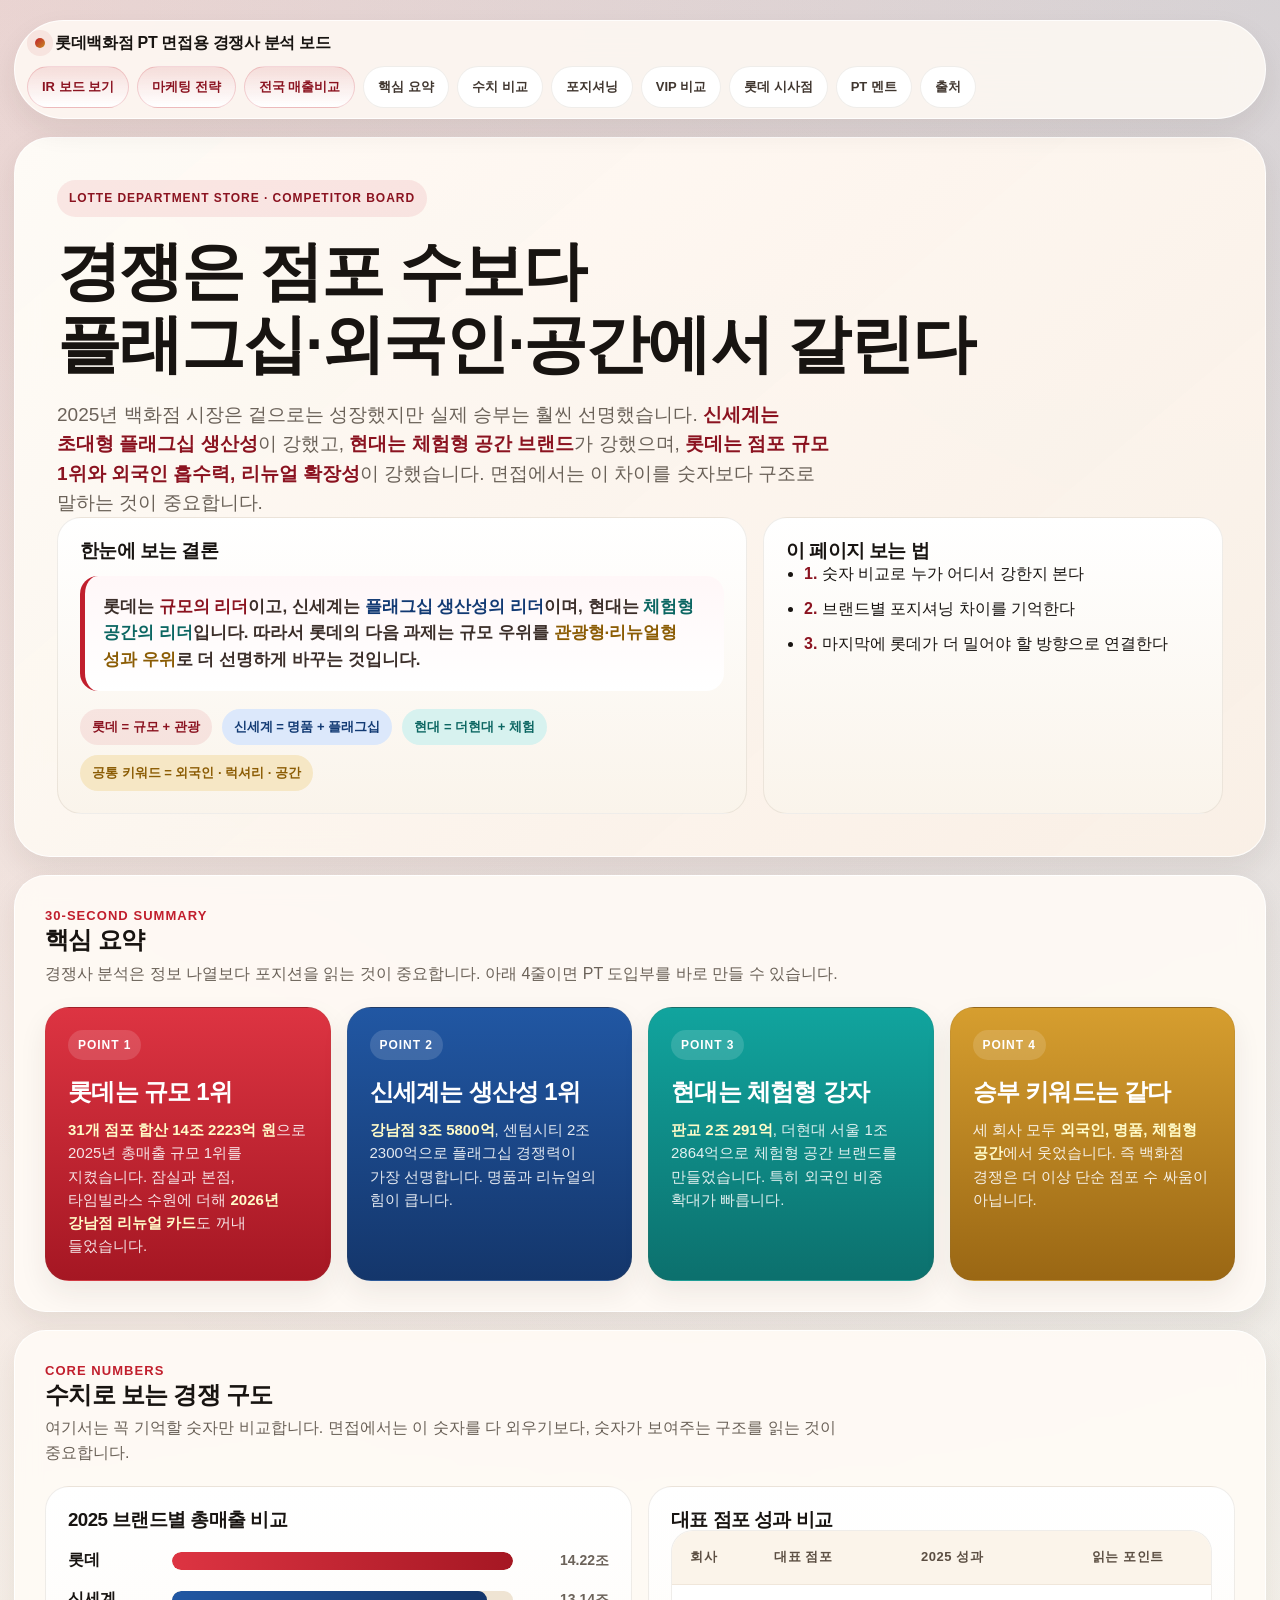
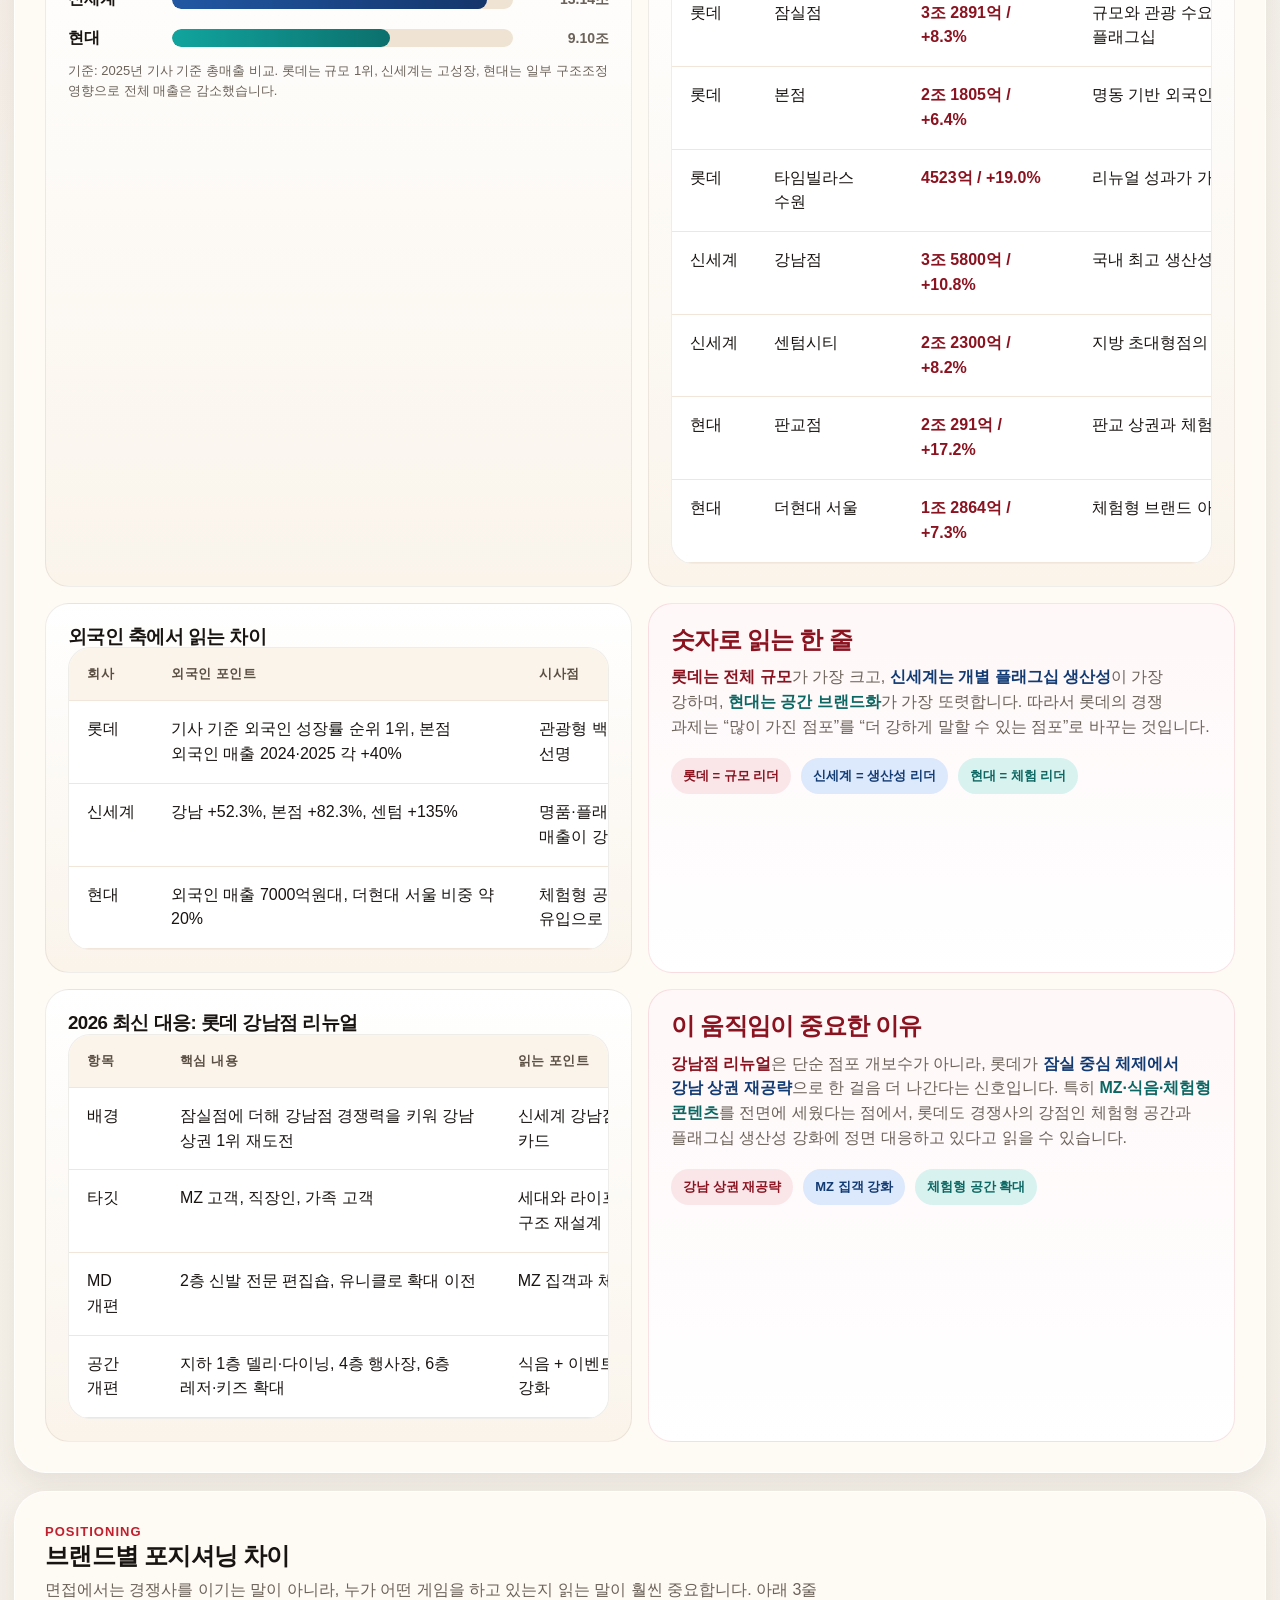
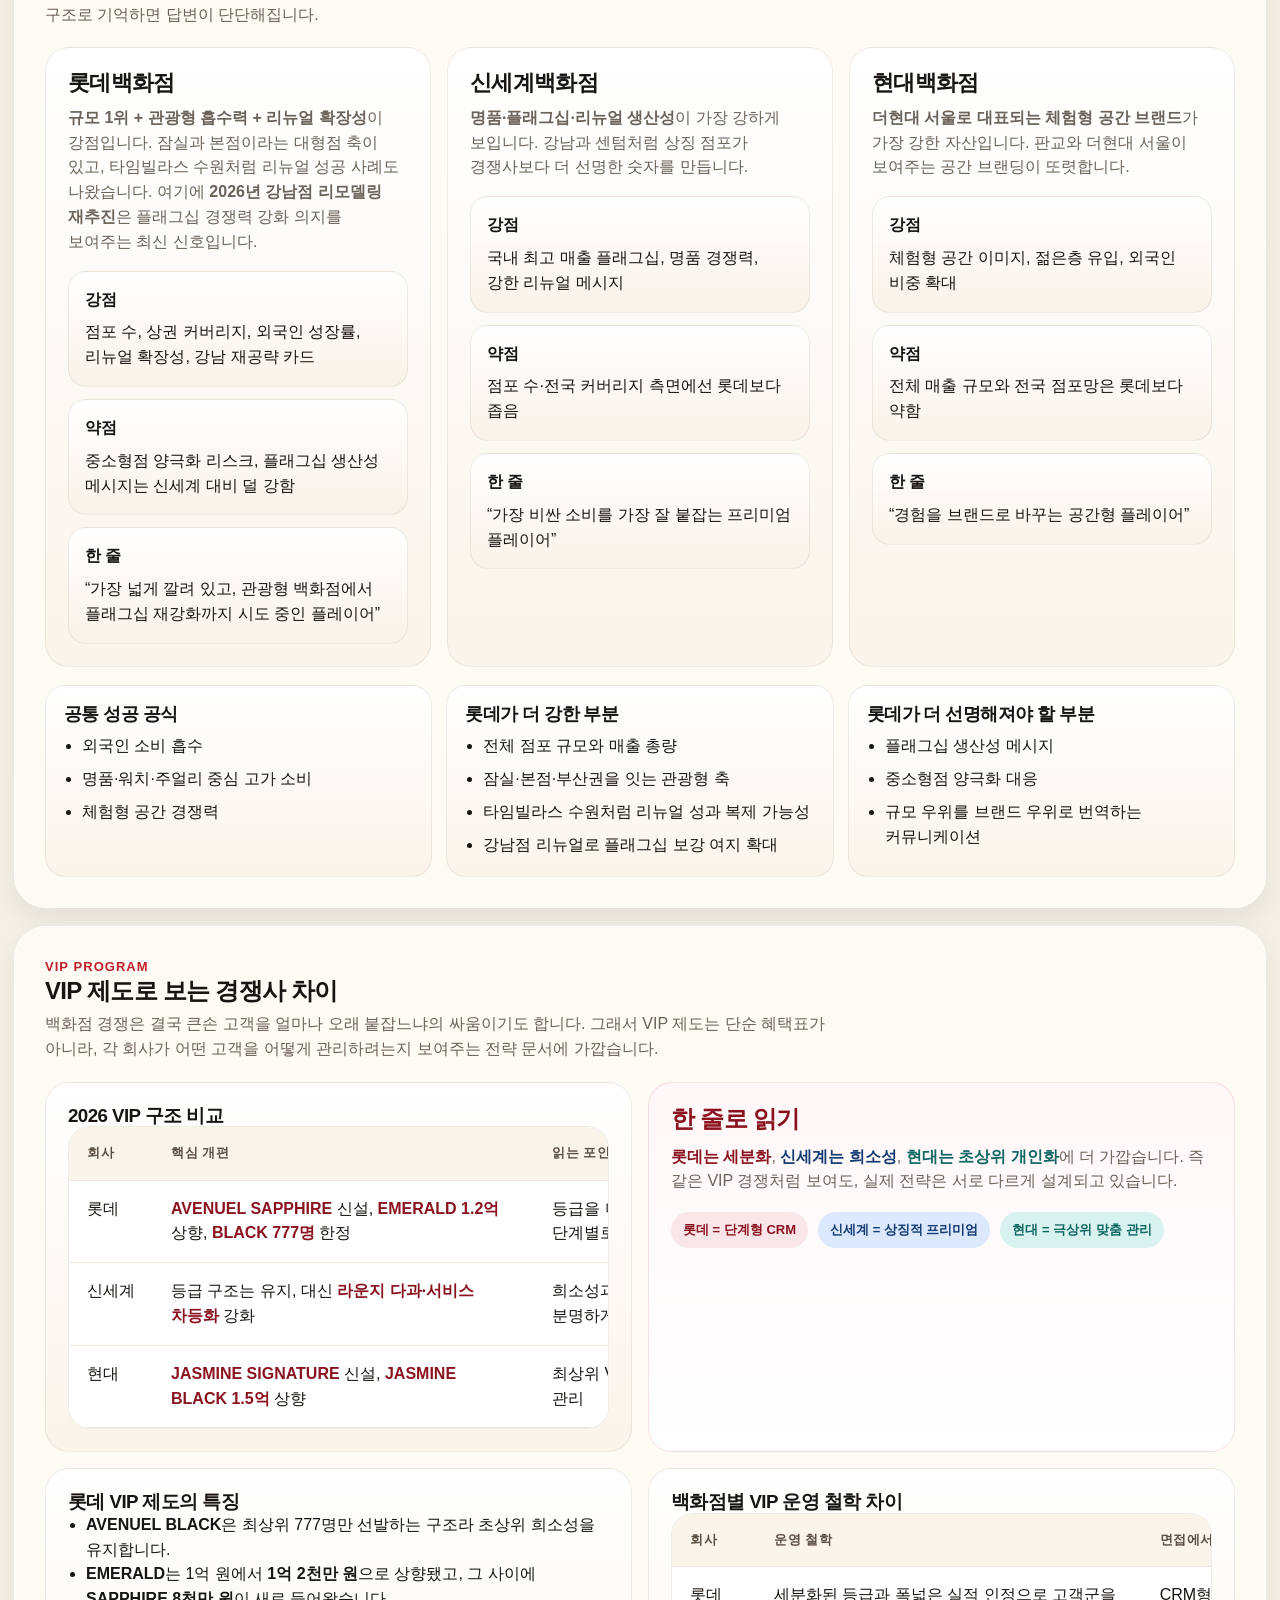
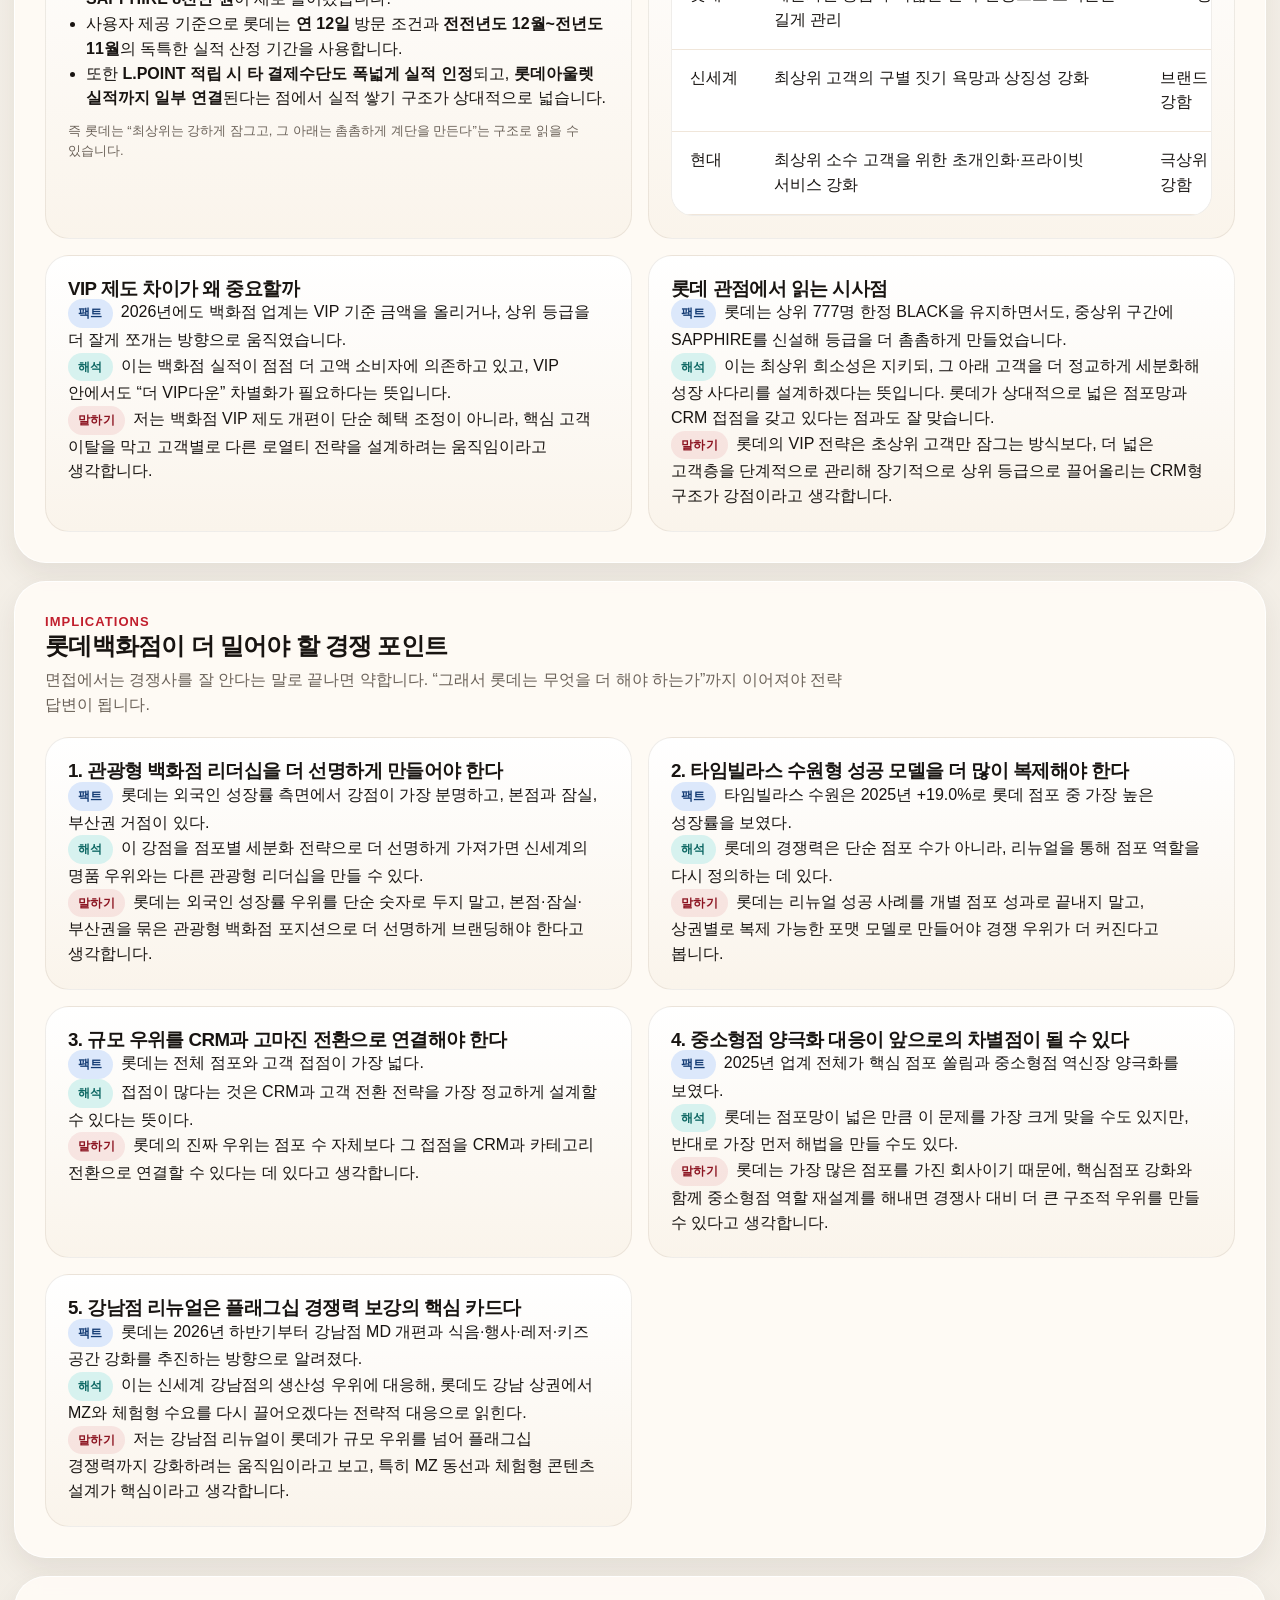
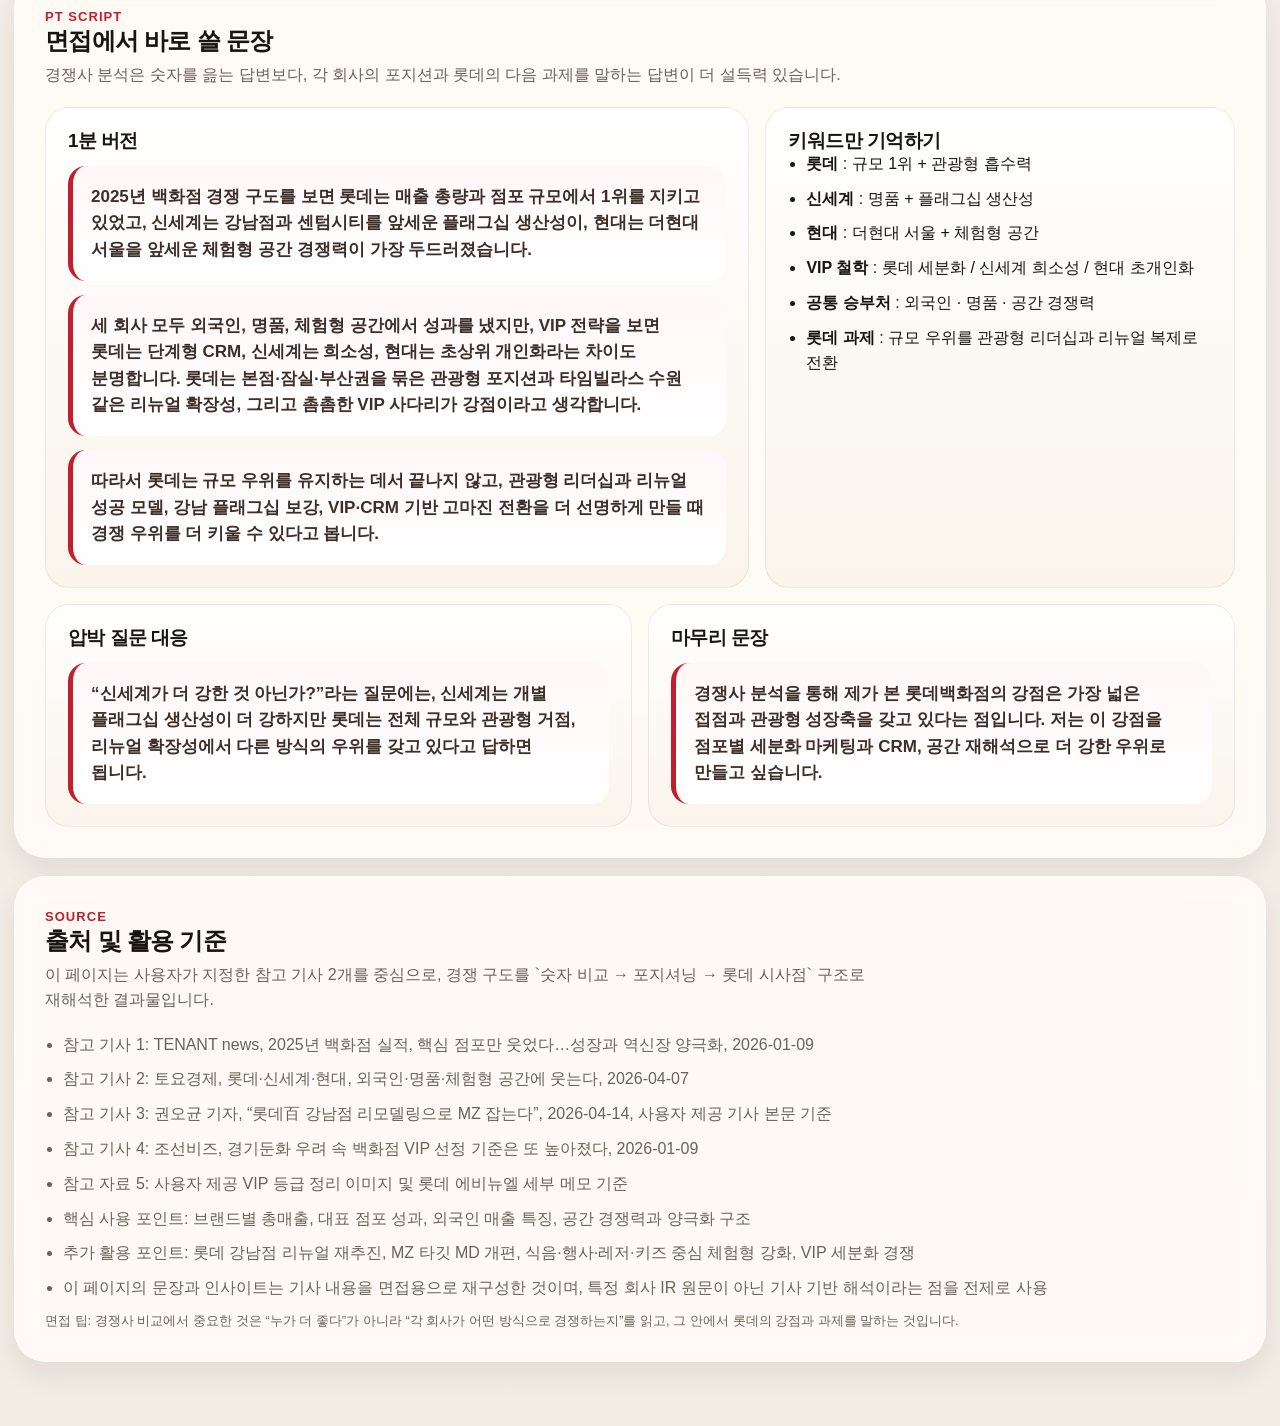
<file: lotte-interview/롯데백화점_경쟁사분석.html>
<!doctype html>
<html lang="ko">
<head>
  <meta charset="utf-8">
  <meta name="viewport" content="width=device-width, initial-scale=1">
  <title>롯데백화점 PT 면접용 경쟁사 분석 보드</title>
  <style>
    :root {
      --bg: #f4efe6;
      --surface: rgba(255, 251, 245, 0.9);
      --ink: #181411;
      --muted: #6b6259;
      --lotte-red: #c11f2d;
      --lotte-red-deep: #8b1320;
      --navy: #123a73;
      --navy-soft: #dce8fb;
      --teal: #0d8f8a;
      --teal-soft: #d7f2ef;
      --gold: #c78b22;
      --gold-soft: #f6e7c5;
      --violet: #5247b8;
      --violet-soft: #ebe8ff;
      --shadow-lg: 0 24px 60px rgba(52, 35, 21, 0.12);
      --shadow-md: 0 12px 28px rgba(52, 35, 21, 0.08);
      --radius-xl: 32px;
      --radius-lg: 24px;
      --max: 1320px;
    }
    * { box-sizing: border-box; }
    html { scroll-behavior: smooth; }
    body {
      margin: 0;
      color: var(--ink);
      font-family: "Pretendard", "Noto Sans KR", "Apple SD Gothic Neo", sans-serif;
      background:
        radial-gradient(circle at 0% 0%, rgba(193, 31, 45, 0.12), transparent 24%),
        radial-gradient(circle at 100% 0%, rgba(18, 58, 115, 0.14), transparent 22%),
        linear-gradient(180deg, #f8f4ed 0%, #f1ece4 100%);
      line-height: 1.55;
      word-break: keep-all;
      overflow-wrap: break-word;
    }
    a { color: inherit; text-decoration: none; }
    h1, h2, h3, h4 { margin: 0; line-height: 1.15; letter-spacing: -0.03em; }
    p { margin: 0; }
    .shell { width: min(calc(100% - 28px), var(--max)); margin: 0 auto; padding: 20px 0 64px; }
    .topbar {
      position: sticky;
      top: 14px;
      z-index: 40;
      margin-bottom: 18px;
      backdrop-filter: blur(18px);
      background: rgba(255, 251, 245, 0.84);
      border: 1px solid rgba(255, 255, 255, 0.8);
      border-radius: 999px;
      box-shadow: var(--shadow-md);
    }
    .topbar-inner {
      display: flex;
      flex-wrap: wrap;
      gap: 10px;
      align-items: center;
      justify-content: space-between;
      padding: 10px 12px;
    }
    .brand { display: flex; align-items: center; gap: 10px; font-weight: 800; letter-spacing: -0.02em; padding-left: 8px; }
    .brand-badge {
      width: 10px;
      height: 10px;
      border-radius: 50%;
      background: linear-gradient(135deg, var(--lotte-red), var(--gold));
      box-shadow: 0 0 0 8px rgba(193, 31, 45, 0.08);
    }
    .jump-links { display: flex; flex-wrap: wrap; gap: 8px; justify-content: flex-end; }
    .jump-links a {
      padding: 10px 14px;
      border-radius: 999px;
      background: #fff;
      border: 1px solid rgba(123, 104, 87, 0.12);
      color: #40362f;
      font-size: 13px;
      font-weight: 700;
    }
    .jump-links a.link-main {
      background: linear-gradient(180deg, rgba(193, 31, 45, 0.11), rgba(255,255,255,0.98));
      color: var(--lotte-red-deep);
      border-color: rgba(193, 31, 45, 0.18);
    }
    .hero, .section {
      border: 1px solid rgba(255, 255, 255, 0.82);
      box-shadow: var(--shadow-md);
      backdrop-filter: blur(12px);
    }
    .hero {
      padding: 42px;
      border-radius: 36px;
      background:
        linear-gradient(140deg, rgba(255, 252, 247, 0.98), rgba(251, 241, 231, 0.96)),
        linear-gradient(180deg, rgba(193, 31, 45, 0.12), rgba(18, 58, 115, 0.08));
    }
    .eyebrow {
      display: inline-flex;
      align-items: center;
      gap: 8px;
      padding: 9px 12px;
      border-radius: 999px;
      background: rgba(193, 31, 45, 0.09);
      color: var(--lotte-red-deep);
      font-size: 12px;
      font-weight: 900;
      letter-spacing: 0.08em;
      text-transform: uppercase;
    }
    h1 { margin-top: 18px; font-size: clamp(38px, 5vw, 72px); max-width: 920px; }
    .hero-summary { margin-top: 18px; max-width: 780px; font-size: 19px; color: var(--muted); }
    .hero-summary strong { color: var(--lotte-red-deep); }
    .section { margin-top: 18px; padding: 30px; border-radius: var(--radius-xl); background: var(--surface); }
    .section-head { display: flex; align-items: end; justify-content: space-between; gap: 16px; margin-bottom: 20px; }
    .section-head p { margin-top: 8px; color: var(--muted); max-width: 820px; }
    .section-kicker { color: var(--lotte-red); font-weight: 900; font-size: 13px; letter-spacing: 0.08em; text-transform: uppercase; }
    .hero-grid, .flash-grid, .panel-grid.two, .tri-grid, .script-board {
      display: grid;
      gap: 16px;
    }
    .hero-grid, .script-board { grid-template-columns: 1.2fr 0.8fr; }
    .flash-grid { grid-template-columns: repeat(4, minmax(0, 1fr)); }
    .panel-grid.two { grid-template-columns: repeat(2, minmax(0, 1fr)); }
    .tri-grid { grid-template-columns: repeat(3, minmax(0, 1fr)); }
    .hero-card, .hero-note, .card, .flash-card, .script-card, .callout, .comp-card {
      background: linear-gradient(180deg, #fff, #faf4eb);
      border: 1px solid rgba(123, 104, 87, 0.12);
      border-radius: var(--radius-lg);
      padding: 22px;
    }
    .hero-note ul, .card ul, .script-card ul { margin: 0; padding-left: 18px; }
    .tag-row { display: flex; flex-wrap: wrap; gap: 10px; margin-top: 18px; }
    .tag, .label-chip, .step {
      display: inline-flex;
      align-items: center;
      border-radius: 999px;
      font-weight: 800;
    }
    .tag { padding: 8px 12px; font-size: 13px; }
    .tag.red, .label-chip.say { background: rgba(193, 31, 45, 0.09); color: var(--lotte-red-deep); }
    .tag.navy, .label-chip.fact { background: var(--navy-soft); color: var(--navy); }
    .tag.teal, .label-chip.read { background: var(--teal-soft); color: #0c6662; }
    .tag.gold { background: var(--gold-soft); color: #8b5c04; }
    .tag.violet { background: var(--violet-soft); color: var(--violet); }
    .spot { color: var(--lotte-red-deep); font-weight: 900; }
    .spot.cool { color: #0c6662; }
    .spot.navy { color: var(--navy); }
    .spot.gold { color: #8b5c04; }
    .flash-card {
      min-height: 206px;
      color: #fff;
      box-shadow: var(--shadow-md);
    }
    .flash-card.red { background: linear-gradient(180deg, #dd3442, #a51723); }
    .flash-card.navy { background: linear-gradient(180deg, #2157a3, #14366b); }
    .flash-card.teal { background: linear-gradient(180deg, #11a49e, #0c706d); }
    .flash-card.gold { background: linear-gradient(180deg, #d69e2f, #9a6714); }
    .flash-card h3 { margin-top: 18px; font-size: 24px; }
    .flash-card p { margin-top: 12px; color: rgba(255,255,255,0.88); font-size: 15px; }
    .flash-card strong { color: #fffbc8; }
    .step { padding: 6px 10px; background: rgba(255,255,255,0.14); font-size: 12px; letter-spacing: 0.08em; text-transform: uppercase; }
    .table-wrap { overflow-x: auto; border-radius: 22px; border: 1px solid rgba(123, 104, 87, 0.12); background: #fff; }
    table { width: 100%; min-width: 700px; border-collapse: collapse; }
    th, td { padding: 16px 18px; border-bottom: 1px solid #f0e6da; vertical-align: top; text-align: left; }
    th { background: #fbf4ea; font-size: 13px; font-weight: 900; color: #5b4e42; text-transform: uppercase; letter-spacing: 0.04em; }
    td strong { color: var(--lotte-red-deep); }
    .callout { background: linear-gradient(180deg, #fff7f8, #fff); border-color: rgba(193, 31, 45, 0.12); }
    .callout h3 { font-size: 24px; color: var(--lotte-red-deep); }
    .callout p { margin-top: 12px; color: var(--muted); }
    .script-line {
      margin-top: 14px;
      padding: 18px;
      border-radius: 18px;
      background: linear-gradient(180deg, #fff7f8, #fff);
      border-left: 5px solid var(--lotte-red);
      font-size: 17px;
      font-weight: 700;
      color: #3c2f2a;
    }
    .label-chip { padding: 5px 10px; font-size: 12px; letter-spacing: 0.03em; margin-right: 8px; }
    .comp-card h3 { font-size: 22px; }
    .comp-card p { margin-top: 10px; color: var(--muted); }
    .axis-list { display: grid; gap: 12px; margin-top: 16px; }
    .axis-item {
      padding: 16px;
      border-radius: 18px;
      background: linear-gradient(180deg, #fff, #f9f2e9);
      border: 1px solid rgba(123, 104, 87, 0.12);
    }
    .axis-item strong { display: block; margin-bottom: 8px; }
    .bar-stack { display: grid; gap: 14px; margin-top: 18px; }
    .bar-row { display: grid; grid-template-columns: 92px 1fr 84px; gap: 12px; align-items: center; }
    .track {
      position: relative;
      overflow: hidden;
      height: 18px;
      border-radius: 999px;
      background: #efe4d3;
    }
    .fill {
      position: absolute;
      inset: 0 auto 0 0;
      width: var(--w, 50%);
      border-radius: inherit;
      background: linear-gradient(90deg, var(--bar-c1), var(--bar-c2));
    }
    .bar-value { text-align: right; font-size: 14px; font-weight: 900; color: var(--muted); }
    .matrix {
      display: grid;
      grid-template-columns: 1fr 1fr 1fr;
      gap: 14px;
      margin-top: 18px;
    }
    .matrix-card {
      padding: 18px;
      border-radius: 20px;
      border: 1px solid rgba(123, 104, 87, 0.12);
      background: linear-gradient(180deg, #fff, #faf4eb);
    }
    .matrix-card h4 { margin-bottom: 10px; font-size: 18px; }
    .matrix-card ul { margin: 0; padding-left: 18px; }
    .matrix-card li + li { margin-top: 8px; }
    .source-list { margin: 0; padding-left: 18px; color: var(--muted); }
    .source-list li + li, .hero-note li + li, .script-card li + li { margin-top: 10px; }
    .footer-note { margin-top: 10px; color: var(--muted); font-size: 13px; }
    @media (max-width: 1180px) {
      .hero-grid, .flash-grid, .panel-grid.two, .tri-grid, .script-board, .matrix {
        grid-template-columns: 1fr;
      }
    }
    @media (max-width: 860px) {
      .shell { width: min(calc(100% - 18px), var(--max)); }
      .topbar { position: static; }
      .topbar-inner, .jump-links { justify-content: flex-start; }
      .hero, .section { padding: 22px; }
      .bar-row { grid-template-columns: 76px 1fr 72px; gap: 8px; }
    }
    @media (max-width: 620px) {
      h1 { font-size: 36px; }
    }
  </style>
</head>
<body>
  <div class="shell">
    <nav class="topbar">
      <div class="topbar-inner">
        <div class="brand">
          <span class="brand-badge"></span>
          <span>롯데백화점 PT 면접용 경쟁사 분석 보드</span>
        </div>
        <div class="jump-links">
          <a class="link-main" href="./롯데백화점_IR_요약.html">IR 보드 보기</a>
          <a class="link-main" href="./롯데백화점_마케팅전략.html">마케팅 전략</a>
          <a class="link-main" href="./전국백화점_매출비교.html">전국 매출비교</a>
          <a href="#summary">핵심 요약</a>
          <a href="#numbers">수치 비교</a>
          <a href="#position">포지셔닝</a>
          <a href="#vip">VIP 비교</a>
          <a href="#implications">롯데 시사점</a>
          <a href="#script">PT 멘트</a>
          <a href="#sources">출처</a>
        </div>
      </div>
    </nav>

    <header class="hero">
      <div class="eyebrow">Lotte Department Store · Competitor Board</div>
      <h1>경쟁은 점포 수보다<br>플래그십·외국인·공간에서 갈린다</h1>
      <p class="hero-summary">
        2025년 백화점 시장은 겉으로는 성장했지만 실제 승부는 훨씬 선명했습니다.
        <strong>신세계는 초대형 플래그십 생산성</strong>이 강했고,
        <strong>현대는 체험형 공간 브랜드</strong>가 강했으며,
        <strong>롯데는 점포 규모 1위와 외국인 흡수력, 리뉴얼 확장성</strong>이 강했습니다.
        면접에서는 이 차이를 숫자보다 구조로 말하는 것이 중요합니다.
      </p>
      <div class="hero-grid">
        <div class="hero-card">
          <h3>한눈에 보는 결론</h3>
          <div class="script-line">롯데는 <span class="spot">규모의 리더</span>이고, 신세계는 <span class="spot navy">플래그십 생산성의 리더</span>이며, 현대는 <span class="spot cool">체험형 공간의 리더</span>입니다. 따라서 롯데의 다음 과제는 규모 우위를 <span class="spot gold">관광형·리뉴얼형 성과 우위</span>로 더 선명하게 바꾸는 것입니다.</div>
          <div class="tag-row">
            <span class="tag red">롯데 = 규모 + 관광</span>
            <span class="tag navy">신세계 = 명품 + 플래그십</span>
            <span class="tag teal">현대 = 더현대 + 체험</span>
            <span class="tag gold">공통 키워드 = 외국인 · 럭셔리 · 공간</span>
          </div>
        </div>
        <aside class="hero-note">
          <h3>이 페이지 보는 법</h3>
          <ul>
            <li><span class="spot">1.</span> 숫자 비교로 누가 어디서 강한지 본다</li>
            <li><span class="spot">2.</span> 브랜드별 포지셔닝 차이를 기억한다</li>
            <li><span class="spot">3.</span> 마지막에 롯데가 더 밀어야 할 방향으로 연결한다</li>
          </ul>
        </aside>
      </div>
    </header>

    <section class="section" id="summary">
      <div class="section-head">
        <div>
          <div class="section-kicker">30-Second Summary</div>
          <h2>핵심 요약</h2>
          <p>경쟁사 분석은 정보 나열보다 포지션을 읽는 것이 중요합니다. 아래 4줄이면 PT 도입부를 바로 만들 수 있습니다.</p>
        </div>
      </div>
      <div class="flash-grid">
        <article class="flash-card red">
          <span class="step">Point 1</span>
          <h3>롯데는 규모 1위</h3>
          <p><strong>31개 점포 합산 14조 2223억 원</strong>으로 2025년 총매출 규모 1위를 지켰습니다. 잠실과 본점, 타임빌라스 수원에 더해 <strong>2026년 강남점 리뉴얼 카드</strong>도 꺼내 들었습니다.</p>
        </article>
        <article class="flash-card navy">
          <span class="step">Point 2</span>
          <h3>신세계는 생산성 1위</h3>
          <p><strong>강남점 3조 5800억</strong>, 센텀시티 2조 2300억으로 플래그십 경쟁력이 가장 선명합니다. 명품과 리뉴얼의 힘이 큽니다.</p>
        </article>
        <article class="flash-card teal">
          <span class="step">Point 3</span>
          <h3>현대는 체험형 강자</h3>
          <p><strong>판교 2조 291억</strong>, 더현대 서울 1조 2864억으로 체험형 공간 브랜드를 만들었습니다. 특히 외국인 비중 확대가 빠릅니다.</p>
        </article>
        <article class="flash-card gold">
          <span class="step">Point 4</span>
          <h3>승부 키워드는 같다</h3>
          <p>세 회사 모두 <strong>외국인, 명품, 체험형 공간</strong>에서 웃었습니다. 즉 백화점 경쟁은 더 이상 단순 점포 수 싸움이 아닙니다.</p>
        </article>
      </div>
    </section>

    <section class="section" id="numbers">
      <div class="section-head">
        <div>
          <div class="section-kicker">Core Numbers</div>
          <h2>수치로 보는 경쟁 구도</h2>
          <p>여기서는 꼭 기억할 숫자만 비교합니다. 면접에서는 이 숫자를 다 외우기보다, 숫자가 보여주는 구조를 읽는 것이 중요합니다.</p>
        </div>
      </div>
      <div class="panel-grid two">
        <article class="card">
          <h3>2025 브랜드별 총매출 비교</h3>
          <div class="bar-stack">
            <div class="bar-row"><strong>롯데</strong><div class="track"><div class="fill" style="--w:100%; --bar-c1:#dd3442; --bar-c2:#a51723;"></div></div><div class="bar-value">14.22조</div></div>
            <div class="bar-row"><strong>신세계</strong><div class="track"><div class="fill" style="--w:92.4%; --bar-c1:#2157a3; --bar-c2:#14366b;"></div></div><div class="bar-value">13.14조</div></div>
            <div class="bar-row"><strong>현대</strong><div class="track"><div class="fill" style="--w:64.0%; --bar-c1:#11a49e; --bar-c2:#0c706d;"></div></div><div class="bar-value">9.10조</div></div>
          </div>
          <div class="footer-note">기준: 2025년 기사 기준 총매출 비교. 롯데는 규모 1위, 신세계는 고성장, 현대는 일부 구조조정 영향으로 전체 매출은 감소했습니다.</div>
        </article>
        <article class="card">
          <h3>대표 점포 성과 비교</h3>
          <div class="table-wrap">
            <table>
              <thead><tr><th>회사</th><th>대표 점포</th><th>2025 성과</th><th>읽는 포인트</th></tr></thead>
              <tbody>
                <tr><td>롯데</td><td>잠실점</td><td><strong>3조 2891억 / +8.3%</strong></td><td>규모와 관광 수요를 동시에 잡는 플래그십</td></tr>
                <tr><td>롯데</td><td>본점</td><td><strong>2조 1805억 / +6.4%</strong></td><td>명동 기반 외국인 흡수력</td></tr>
                <tr><td>롯데</td><td>타임빌라스 수원</td><td><strong>4523억 / +19.0%</strong></td><td>리뉴얼 성과가 가장 강한 점포</td></tr>
                <tr><td>신세계</td><td>강남점</td><td><strong>3조 5800억 / +10.8%</strong></td><td>국내 최고 생산성 플래그십</td></tr>
                <tr><td>신세계</td><td>센텀시티</td><td><strong>2조 2300억 / +8.2%</strong></td><td>지방 초대형점의 성공 사례</td></tr>
                <tr><td>현대</td><td>판교점</td><td><strong>2조 291억 / +17.2%</strong></td><td>판교 상권과 체험형 수요 결합</td></tr>
                <tr><td>현대</td><td>더현대 서울</td><td><strong>1조 2864억 / +7.3%</strong></td><td>체험형 브랜드 아이콘</td></tr>
              </tbody>
            </table>
          </div>
        </article>
      </div>
      <div class="panel-grid two" style="margin-top:16px;">
        <article class="card">
          <h3>외국인 축에서 읽는 차이</h3>
          <div class="table-wrap">
            <table>
              <thead><tr><th>회사</th><th>외국인 포인트</th><th>시사점</th></tr></thead>
              <tbody>
                <tr><td>롯데</td><td>기사 기준 외국인 성장률 순위 1위, 본점 외국인 매출 2024·2025 각 +40%</td><td>관광형 백화점 포지션이 가장 선명</td></tr>
                <tr><td>신세계</td><td>강남 +52.3%, 본점 +82.3%, 센텀 +135%</td><td>명품·플래그십과 외국인 매출이 강하게 결합</td></tr>
                <tr><td>현대</td><td>외국인 매출 7000억원대, 더현대 서울 비중 약 20%</td><td>체험형 공간이 외국인 유입으로 연결됨</td></tr>
              </tbody>
            </table>
          </div>
        </article>
        <article class="callout">
          <h3>숫자로 읽는 한 줄</h3>
          <p><span class="spot">롯데는 전체 규모</span>가 가장 크고, <span class="spot navy">신세계는 개별 플래그십 생산성</span>이 가장 강하며, <span class="spot cool">현대는 공간 브랜드화</span>가 가장 또렷합니다. 따라서 롯데의 경쟁 과제는 “많이 가진 점포”를 “더 강하게 말할 수 있는 점포”로 바꾸는 것입니다.</p>
          <div class="tag-row">
            <span class="tag red">롯데 = 규모 리더</span>
            <span class="tag navy">신세계 = 생산성 리더</span>
            <span class="tag teal">현대 = 체험 리더</span>
          </div>
        </article>
      </div>
      <div class="panel-grid two" style="margin-top:16px;">
        <article class="card">
          <h3>2026 최신 대응: 롯데 강남점 리뉴얼</h3>
          <div class="table-wrap">
            <table>
              <thead><tr><th>항목</th><th>핵심 내용</th><th>읽는 포인트</th></tr></thead>
              <tbody>
                <tr><td>배경</td><td>잠실점에 더해 강남점 경쟁력을 키워 강남 상권 1위 재도전</td><td>신세계 강남점에 대한 정면 대응 카드</td></tr>
                <tr><td>타깃</td><td>MZ 고객, 직장인, 가족 고객</td><td>세대와 라이프스타일별 집객 구조 재설계</td></tr>
                <tr><td>MD 개편</td><td>2층 신발 전문 편집숍, 유니클로 확대 이전</td><td>MZ 집객과 체류 동선 강화</td></tr>
                <tr><td>공간 개편</td><td>지하 1층 델리·다이닝, 4층 행사장, 6층 레저·키즈 확대</td><td>식음 + 이벤트 + 체험형 공간 강화</td></tr>
              </tbody>
            </table>
          </div>
        </article>
        <article class="callout">
          <h3>이 움직임이 중요한 이유</h3>
          <p><span class="spot">강남점 리뉴얼</span>은 단순 점포 개보수가 아니라, 롯데가 <span class="spot navy">잠실 중심 체제에서 강남 상권 재공략</span>으로 한 걸음 더 나간다는 신호입니다. 특히 <span class="spot cool">MZ·식음·체험형 콘텐츠</span>를 전면에 세웠다는 점에서, 롯데도 경쟁사의 강점인 체험형 공간과 플래그십 생산성 강화에 정면 대응하고 있다고 읽을 수 있습니다.</p>
          <div class="tag-row">
            <span class="tag red">강남 상권 재공략</span>
            <span class="tag navy">MZ 집객 강화</span>
            <span class="tag teal">체험형 공간 확대</span>
          </div>
        </article>
      </div>
    </section>

    <section class="section" id="position">
      <div class="section-head">
        <div>
          <div class="section-kicker">Positioning</div>
          <h2>브랜드별 포지셔닝 차이</h2>
          <p>면접에서는 경쟁사를 이기는 말이 아니라, 누가 어떤 게임을 하고 있는지 읽는 말이 훨씬 중요합니다. 아래 3줄 구조로 기억하면 답변이 단단해집니다.</p>
        </div>
      </div>
      <div class="tri-grid">
        <article class="comp-card">
          <h3>롯데백화점</h3>
          <p><strong>규모 1위 + 관광형 흡수력 + 리뉴얼 확장성</strong>이 강점입니다. 잠실과 본점이라는 대형점 축이 있고, 타임빌라스 수원처럼 리뉴얼 성공 사례도 나왔습니다. 여기에 <strong>2026년 강남점 리모델링 재추진</strong>은 플래그십 경쟁력 강화 의지를 보여주는 최신 신호입니다.</p>
          <div class="axis-list">
            <div class="axis-item"><strong>강점</strong>점포 수, 상권 커버리지, 외국인 성장률, 리뉴얼 확장성, 강남 재공략 카드</div>
            <div class="axis-item"><strong>약점</strong>중소형점 양극화 리스크, 플래그십 생산성 메시지는 신세계 대비 덜 강함</div>
            <div class="axis-item"><strong>한 줄</strong>“가장 넓게 깔려 있고, 관광형 백화점에서 플래그십 재강화까지 시도 중인 플레이어”</div>
          </div>
        </article>
        <article class="comp-card">
          <h3>신세계백화점</h3>
          <p><strong>명품·플래그십·리뉴얼 생산성</strong>이 가장 강하게 보입니다. 강남과 센텀처럼 상징 점포가 경쟁사보다 더 선명한 숫자를 만듭니다.</p>
          <div class="axis-list">
            <div class="axis-item"><strong>강점</strong>국내 최고 매출 플래그십, 명품 경쟁력, 강한 리뉴얼 메시지</div>
            <div class="axis-item"><strong>약점</strong>점포 수·전국 커버리지 측면에선 롯데보다 좁음</div>
            <div class="axis-item"><strong>한 줄</strong>“가장 비싼 소비를 가장 잘 붙잡는 프리미엄 플레이어”</div>
          </div>
        </article>
        <article class="comp-card">
          <h3>현대백화점</h3>
          <p><strong>더현대 서울로 대표되는 체험형 공간 브랜드</strong>가 가장 강한 자산입니다. 판교와 더현대 서울이 보여주는 공간 브랜딩이 또렷합니다.</p>
          <div class="axis-list">
            <div class="axis-item"><strong>강점</strong>체험형 공간 이미지, 젊은층 유입, 외국인 비중 확대</div>
            <div class="axis-item"><strong>약점</strong>전체 매출 규모와 전국 점포망은 롯데보다 약함</div>
            <div class="axis-item"><strong>한 줄</strong>“경험을 브랜드로 바꾸는 공간형 플레이어”</div>
          </div>
        </article>
      </div>
      <div class="matrix">
        <div class="matrix-card">
          <h4>공통 성공 공식</h4>
          <ul>
            <li>외국인 소비 흡수</li>
            <li>명품·워치·주얼리 중심 고가 소비</li>
            <li>체험형 공간 경쟁력</li>
          </ul>
        </div>
        <div class="matrix-card">
          <h4>롯데가 더 강한 부분</h4>
          <ul>
            <li>전체 점포 규모와 매출 총량</li>
            <li>잠실·본점·부산권을 잇는 관광형 축</li>
            <li>타임빌라스 수원처럼 리뉴얼 성과 복제 가능성</li>
            <li>강남점 리뉴얼로 플래그십 보강 여지 확대</li>
          </ul>
        </div>
        <div class="matrix-card">
          <h4>롯데가 더 선명해져야 할 부분</h4>
          <ul>
            <li>플래그십 생산성 메시지</li>
            <li>중소형점 양극화 대응</li>
            <li>규모 우위를 브랜드 우위로 번역하는 커뮤니케이션</li>
          </ul>
        </div>
      </div>
    </section>

    <section class="section" id="vip">
      <div class="section-head">
        <div>
          <div class="section-kicker">VIP Program</div>
          <h2>VIP 제도로 보는 경쟁사 차이</h2>
          <p>백화점 경쟁은 결국 큰손 고객을 얼마나 오래 붙잡느냐의 싸움이기도 합니다. 그래서 VIP 제도는 단순 혜택표가 아니라, 각 회사가 어떤 고객을 어떻게 관리하려는지 보여주는 전략 문서에 가깝습니다.</p>
        </div>
      </div>
      <div class="panel-grid two">
        <article class="card">
          <h3>2026 VIP 구조 비교</h3>
          <div class="table-wrap">
            <table>
              <thead><tr><th>회사</th><th>핵심 개편</th><th>읽는 포인트</th></tr></thead>
              <tbody>
                <tr><td>롯데</td><td><strong>AVENUEL SAPPHIRE</strong> 신설, <strong>EMERALD 1.2억</strong> 상향, <strong>BLACK 777명</strong> 한정</td><td>등급을 더 촘촘하게 나눠 단계별로 락인</td></tr>
                <tr><td>신세계</td><td>등급 구조는 유지, 대신 <strong>라운지 다과·서비스 차등화</strong> 강화</td><td>희소성과 상징자본을 더 분명하게 운영</td></tr>
                <tr><td>현대</td><td><strong>JASMINE SIGNATURE</strong> 신설, <strong>JASMINE BLACK 1.5억</strong> 상향</td><td>최상위 VIP를 더 좁고 깊게 관리</td></tr>
              </tbody>
            </table>
          </div>
        </article>
        <article class="callout">
          <h3>한 줄로 읽기</h3>
          <p><span class="spot">롯데는 세분화</span>, <span class="spot navy">신세계는 희소성</span>, <span class="spot cool">현대는 초상위 개인화</span>에 더 가깝습니다. 즉 같은 VIP 경쟁처럼 보여도, 실제 전략은 서로 다르게 설계되고 있습니다.</p>
          <div class="tag-row">
            <span class="tag red">롯데 = 단계형 CRM</span>
            <span class="tag navy">신세계 = 상징적 프리미엄</span>
            <span class="tag teal">현대 = 극상위 맞춤 관리</span>
          </div>
        </article>
      </div>
      <div class="panel-grid two" style="margin-top:16px;">
        <article class="card">
          <h3>롯데 VIP 제도의 특징</h3>
          <ul style="margin:0; padding-left:18px;">
            <li><strong>AVENUEL BLACK</strong>은 최상위 777명만 선발하는 구조라 초상위 희소성을 유지합니다.</li>
            <li><strong>EMERALD</strong>는 1억 원에서 <strong>1억 2천만 원</strong>으로 상향됐고, 그 사이에 <strong>SAPPHIRE 8천만 원</strong>이 새로 들어왔습니다.</li>
            <li>사용자 제공 기준으로 롯데는 <strong>연 12일</strong> 방문 조건과 <strong>전전년도 12월~전년도 11월</strong>의 독특한 실적 산정 기간을 사용합니다.</li>
            <li>또한 <strong>L.POINT 적립 시 타 결제수단도 폭넓게 실적 인정</strong>되고, <strong>롯데아울렛 실적까지 일부 연결</strong>된다는 점에서 실적 쌓기 구조가 상대적으로 넓습니다.</li>
          </ul>
          <div class="footer-note">즉 롯데는 “최상위는 강하게 잠그고, 그 아래는 촘촘하게 계단을 만든다”는 구조로 읽을 수 있습니다.</div>
        </article>
        <article class="card">
          <h3>백화점별 VIP 운영 철학 차이</h3>
          <div class="table-wrap">
            <table>
              <thead><tr><th>회사</th><th>운영 철학</th><th>면접에서 읽는 포인트</th></tr></thead>
              <tbody>
                <tr><td>롯데</td><td>세분화된 등급과 폭넓은 실적 인정으로 고객군을 길게 관리</td><td>CRM형 VIP 전략이 강함</td></tr>
                <tr><td>신세계</td><td>최상위 고객의 구별 짓기 욕망과 상징성 강화</td><td>브랜드 prestige 관리가 강함</td></tr>
                <tr><td>현대</td><td>최상위 소수 고객을 위한 초개인화·프라이빗 서비스 강화</td><td>극상위 고객 만족도 방어가 강함</td></tr>
              </tbody>
            </table>
          </div>
        </article>
      </div>
      <div class="panel-grid two" style="margin-top:16px;">
        <article class="card">
          <h3>VIP 제도 차이가 왜 중요할까</h3>
          <p><span class="label-chip fact">팩트</span>2026년에도 백화점 업계는 VIP 기준 금액을 올리거나, 상위 등급을 더 잘게 쪼개는 방향으로 움직였습니다.</p>
          <p><span class="label-chip read">해석</span>이는 백화점 실적이 점점 더 고액 소비자에 의존하고 있고, VIP 안에서도 “더 VIP다운” 차별화가 필요하다는 뜻입니다.</p>
          <p><span class="label-chip say">말하기</span>저는 백화점 VIP 제도 개편이 단순 혜택 조정이 아니라, 핵심 고객 이탈을 막고 고객별로 다른 로열티 전략을 설계하려는 움직임이라고 생각합니다.</p>
        </article>
        <article class="card">
          <h3>롯데 관점에서 읽는 시사점</h3>
          <p><span class="label-chip fact">팩트</span>롯데는 상위 777명 한정 BLACK을 유지하면서도, 중상위 구간에 SAPPHIRE를 신설해 등급을 더 촘촘하게 만들었습니다.</p>
          <p><span class="label-chip read">해석</span>이는 최상위 희소성은 지키되, 그 아래 고객을 더 정교하게 세분화해 성장 사다리를 설계하겠다는 뜻입니다. 롯데가 상대적으로 넓은 점포망과 CRM 접점을 갖고 있다는 점과도 잘 맞습니다.</p>
          <p><span class="label-chip say">말하기</span>롯데의 VIP 전략은 초상위 고객만 잠그는 방식보다, 더 넓은 고객층을 단계적으로 관리해 장기적으로 상위 등급으로 끌어올리는 CRM형 구조가 강점이라고 생각합니다.</p>
        </article>
      </div>
    </section>

    <section class="section" id="implications">
      <div class="section-head">
        <div>
          <div class="section-kicker">Implications</div>
          <h2>롯데백화점이 더 밀어야 할 경쟁 포인트</h2>
          <p>면접에서는 경쟁사를 잘 안다는 말로 끝나면 약합니다. “그래서 롯데는 무엇을 더 해야 하는가”까지 이어져야 전략 답변이 됩니다.</p>
        </div>
      </div>
      <div class="panel-grid two">
        <article class="card">
          <h3>1. 관광형 백화점 리더십을 더 선명하게 만들어야 한다</h3>
          <p><span class="label-chip fact">팩트</span>롯데는 외국인 성장률 측면에서 강점이 가장 분명하고, 본점과 잠실, 부산권 거점이 있다.</p>
          <p><span class="label-chip read">해석</span>이 강점을 점포별 세분화 전략으로 더 선명하게 가져가면 신세계의 명품 우위와는 다른 관광형 리더십을 만들 수 있다.</p>
          <p><span class="label-chip say">말하기</span>롯데는 외국인 성장률 우위를 단순 숫자로 두지 말고, 본점·잠실·부산권을 묶은 관광형 백화점 포지션으로 더 선명하게 브랜딩해야 한다고 생각합니다.</p>
        </article>
        <article class="card">
          <h3>2. 타임빌라스 수원형 성공 모델을 더 많이 복제해야 한다</h3>
          <p><span class="label-chip fact">팩트</span>타임빌라스 수원은 2025년 +19.0%로 롯데 점포 중 가장 높은 성장률을 보였다.</p>
          <p><span class="label-chip read">해석</span>롯데의 경쟁력은 단순 점포 수가 아니라, 리뉴얼을 통해 점포 역할을 다시 정의하는 데 있다.</p>
          <p><span class="label-chip say">말하기</span>롯데는 리뉴얼 성공 사례를 개별 점포 성과로 끝내지 말고, 상권별로 복제 가능한 포맷 모델로 만들어야 경쟁 우위가 더 커진다고 봅니다.</p>
        </article>
        <article class="card">
          <h3>3. 규모 우위를 CRM과 고마진 전환으로 연결해야 한다</h3>
          <p><span class="label-chip fact">팩트</span>롯데는 전체 점포와 고객 접점이 가장 넓다.</p>
          <p><span class="label-chip read">해석</span>접점이 많다는 것은 CRM과 고객 전환 전략을 가장 정교하게 설계할 수 있다는 뜻이다.</p>
          <p><span class="label-chip say">말하기</span>롯데의 진짜 우위는 점포 수 자체보다 그 접점을 CRM과 카테고리 전환으로 연결할 수 있다는 데 있다고 생각합니다.</p>
        </article>
        <article class="card">
          <h3>4. 중소형점 양극화 대응이 앞으로의 차별점이 될 수 있다</h3>
          <p><span class="label-chip fact">팩트</span>2025년 업계 전체가 핵심 점포 쏠림과 중소형점 역신장 양극화를 보였다.</p>
          <p><span class="label-chip read">해석</span>롯데는 점포망이 넓은 만큼 이 문제를 가장 크게 맞을 수도 있지만, 반대로 가장 먼저 해법을 만들 수도 있다.</p>
          <p><span class="label-chip say">말하기</span>롯데는 가장 많은 점포를 가진 회사이기 때문에, 핵심점포 강화와 함께 중소형점 역할 재설계를 해내면 경쟁사 대비 더 큰 구조적 우위를 만들 수 있다고 생각합니다.</p>
        </article>
        <article class="card">
          <h3>5. 강남점 리뉴얼은 플래그십 경쟁력 보강의 핵심 카드다</h3>
          <p><span class="label-chip fact">팩트</span>롯데는 2026년 하반기부터 강남점 MD 개편과 식음·행사·레저·키즈 공간 강화를 추진하는 방향으로 알려졌다.</p>
          <p><span class="label-chip read">해석</span>이는 신세계 강남점의 생산성 우위에 대응해, 롯데도 강남 상권에서 MZ와 체험형 수요를 다시 끌어오겠다는 전략적 대응으로 읽힌다.</p>
          <p><span class="label-chip say">말하기</span>저는 강남점 리뉴얼이 롯데가 규모 우위를 넘어 플래그십 경쟁력까지 강화하려는 움직임이라고 보고, 특히 MZ 동선과 체험형 콘텐츠 설계가 핵심이라고 생각합니다.</p>
        </article>
      </div>
    </section>

    <section class="section" id="script">
      <div class="section-head">
        <div>
          <div class="section-kicker">PT Script</div>
          <h2>면접에서 바로 쓸 문장</h2>
          <p>경쟁사 분석은 숫자를 읊는 답변보다, 각 회사의 포지션과 롯데의 다음 과제를 말하는 답변이 더 설득력 있습니다.</p>
        </div>
      </div>
      <div class="script-board">
        <article class="script-card">
          <h3>1분 버전</h3>
          <div class="script-line">2025년 백화점 경쟁 구도를 보면 롯데는 매출 총량과 점포 규모에서 1위를 지키고 있었고, 신세계는 강남점과 센텀시티를 앞세운 플래그십 생산성이, 현대는 더현대 서울을 앞세운 체험형 공간 경쟁력이 가장 두드러졌습니다.</div>
          <div class="script-line">세 회사 모두 외국인, 명품, 체험형 공간에서 성과를 냈지만, VIP 전략을 보면 롯데는 단계형 CRM, 신세계는 희소성, 현대는 초상위 개인화라는 차이도 분명합니다. 롯데는 본점·잠실·부산권을 묶은 관광형 포지션과 타임빌라스 수원 같은 리뉴얼 확장성, 그리고 촘촘한 VIP 사다리가 강점이라고 생각합니다.</div>
          <div class="script-line">따라서 롯데는 규모 우위를 유지하는 데서 끝나지 않고, 관광형 리더십과 리뉴얼 성공 모델, 강남 플래그십 보강, VIP·CRM 기반 고마진 전환을 더 선명하게 만들 때 경쟁 우위를 더 키울 수 있다고 봅니다.</div>
        </article>
        <article class="script-card">
          <h3>키워드만 기억하기</h3>
          <ul>
            <li><strong>롯데</strong> : 규모 1위 + 관광형 흡수력</li>
            <li><strong>신세계</strong> : 명품 + 플래그십 생산성</li>
            <li><strong>현대</strong> : 더현대 서울 + 체험형 공간</li>
            <li><strong>VIP 철학</strong> : 롯데 세분화 / 신세계 희소성 / 현대 초개인화</li>
            <li><strong>공통 승부처</strong> : 외국인 · 명품 · 공간 경쟁력</li>
            <li><strong>롯데 과제</strong> : 규모 우위를 관광형 리더십과 리뉴얼 복제로 전환</li>
          </ul>
        </article>
      </div>
      <div class="panel-grid two" style="margin-top:16px;">
        <article class="card">
          <h3>압박 질문 대응</h3>
          <div class="script-line">“신세계가 더 강한 것 아닌가?”라는 질문에는, 신세계는 개별 플래그십 생산성이 더 강하지만 롯데는 전체 규모와 관광형 거점, 리뉴얼 확장성에서 다른 방식의 우위를 갖고 있다고 답하면 됩니다.</div>
        </article>
        <article class="card">
          <h3>마무리 문장</h3>
          <div class="script-line">경쟁사 분석을 통해 제가 본 롯데백화점의 강점은 가장 넓은 접점과 관광형 성장축을 갖고 있다는 점입니다. 저는 이 강점을 점포별 세분화 마케팅과 CRM, 공간 재해석으로 더 강한 우위로 만들고 싶습니다.</div>
        </article>
      </div>
    </section>

    <section class="section" id="sources">
      <div class="section-head">
        <div>
          <div class="section-kicker">Source</div>
          <h2>출처 및 활용 기준</h2>
          <p>이 페이지는 사용자가 지정한 참고 기사 2개를 중심으로, 경쟁 구도를 `숫자 비교 → 포지셔닝 → 롯데 시사점` 구조로 재해석한 결과물입니다.</p>
        </div>
      </div>
      <ul class="source-list">
        <li>참고 기사 1: TENANT news, <a href="https://tnnews.co.kr/archives/262468">2025년 백화점 실적, 핵심 점포만 웃었다…성장과 역신장 양극화</a>, 2026-01-09</li>
        <li>참고 기사 2: 토요경제, <a href="https://sateconomy.co.kr/news/view/1065619065559087">롯데·신세계·현대, 외국인·명품·체험형 공간에 웃는다</a>, 2026-04-07</li>
        <li>참고 기사 3: 권오균 기자, “롯데百 강남점 리모델링으로 MZ 잡는다”, 2026-04-14, 사용자 제공 기사 본문 기준</li>
        <li>참고 기사 4: 조선비즈, <a href="https://biz.chosun.com/distribution/channel/2026/01/09/NCXRKJ7TFNFKNOECNJI76DMA2M/">경기둔화 우려 속 백화점 VIP 선정 기준은 또 높아졌다</a>, 2026-01-09</li>
        <li>참고 자료 5: 사용자 제공 VIP 등급 정리 이미지 및 롯데 에비뉴엘 세부 메모 기준</li>
        <li>핵심 사용 포인트: 브랜드별 총매출, 대표 점포 성과, 외국인 매출 특징, 공간 경쟁력과 양극화 구조</li>
        <li>추가 활용 포인트: 롯데 강남점 리뉴얼 재추진, MZ 타깃 MD 개편, 식음·행사·레저·키즈 중심 체험형 강화, VIP 세분화 경쟁</li>
        <li>이 페이지의 문장과 인사이트는 기사 내용을 면접용으로 재구성한 것이며, 특정 회사 IR 원문이 아닌 기사 기반 해석이라는 점을 전제로 사용</li>
      </ul>
      <div class="footer-note">면접 팁: 경쟁사 비교에서 중요한 것은 “누가 더 좋다”가 아니라 “각 회사가 어떤 방식으로 경쟁하는지”를 읽고, 그 안에서 롯데의 강점과 과제를 말하는 것입니다.</div>
    </section>
  </div>
</body>
</html>
</file>
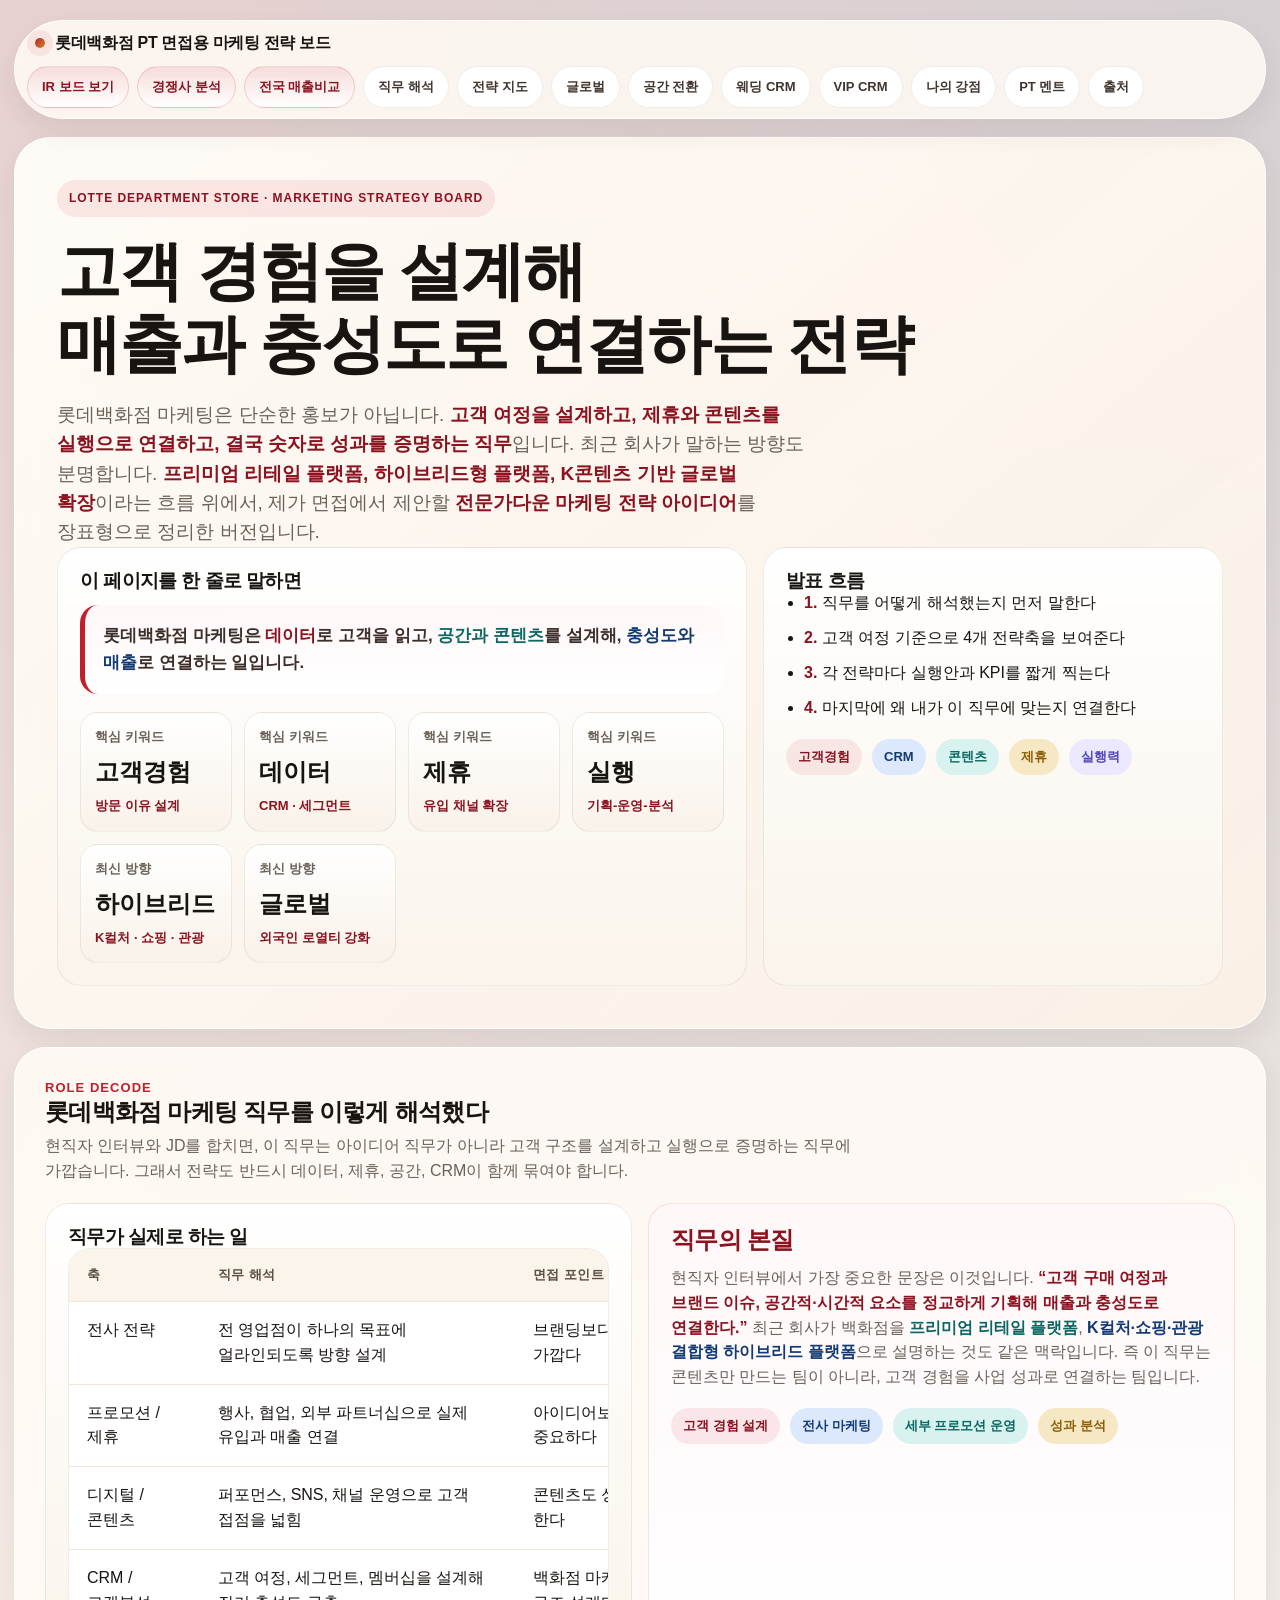
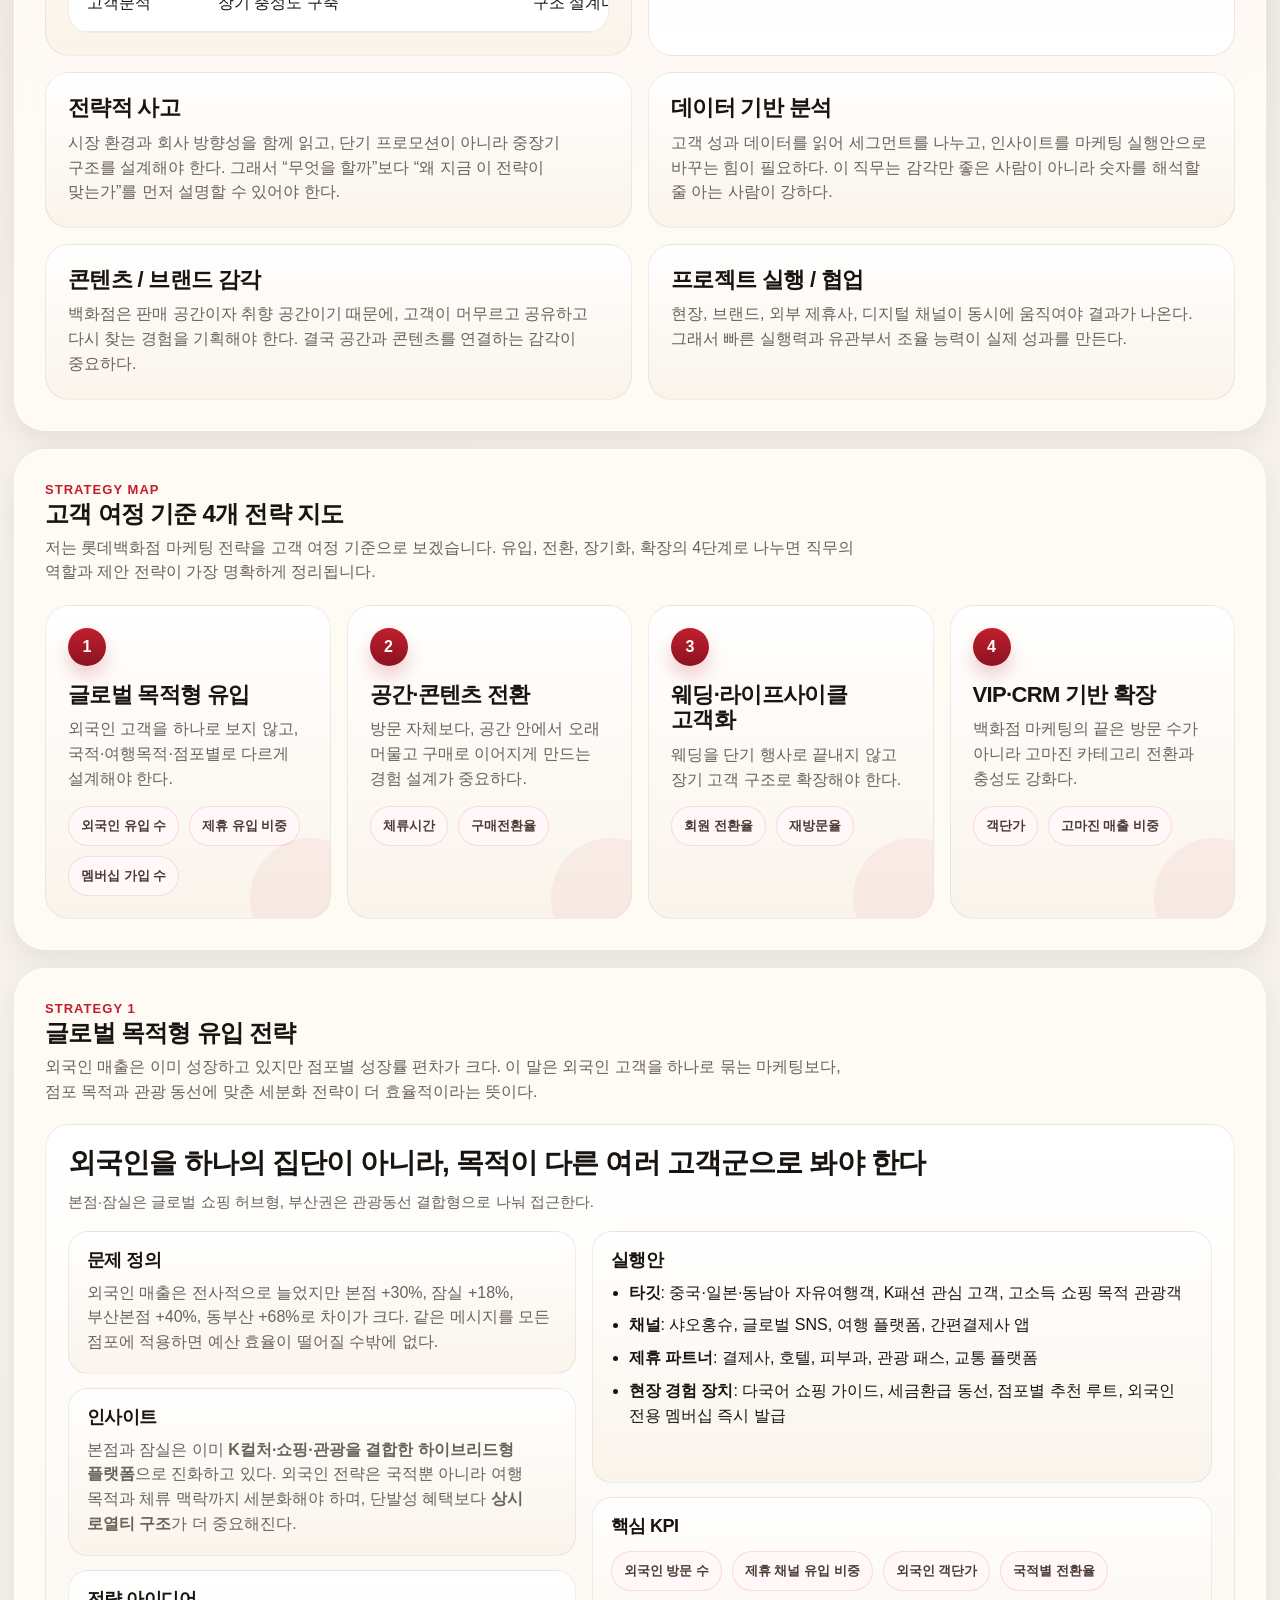
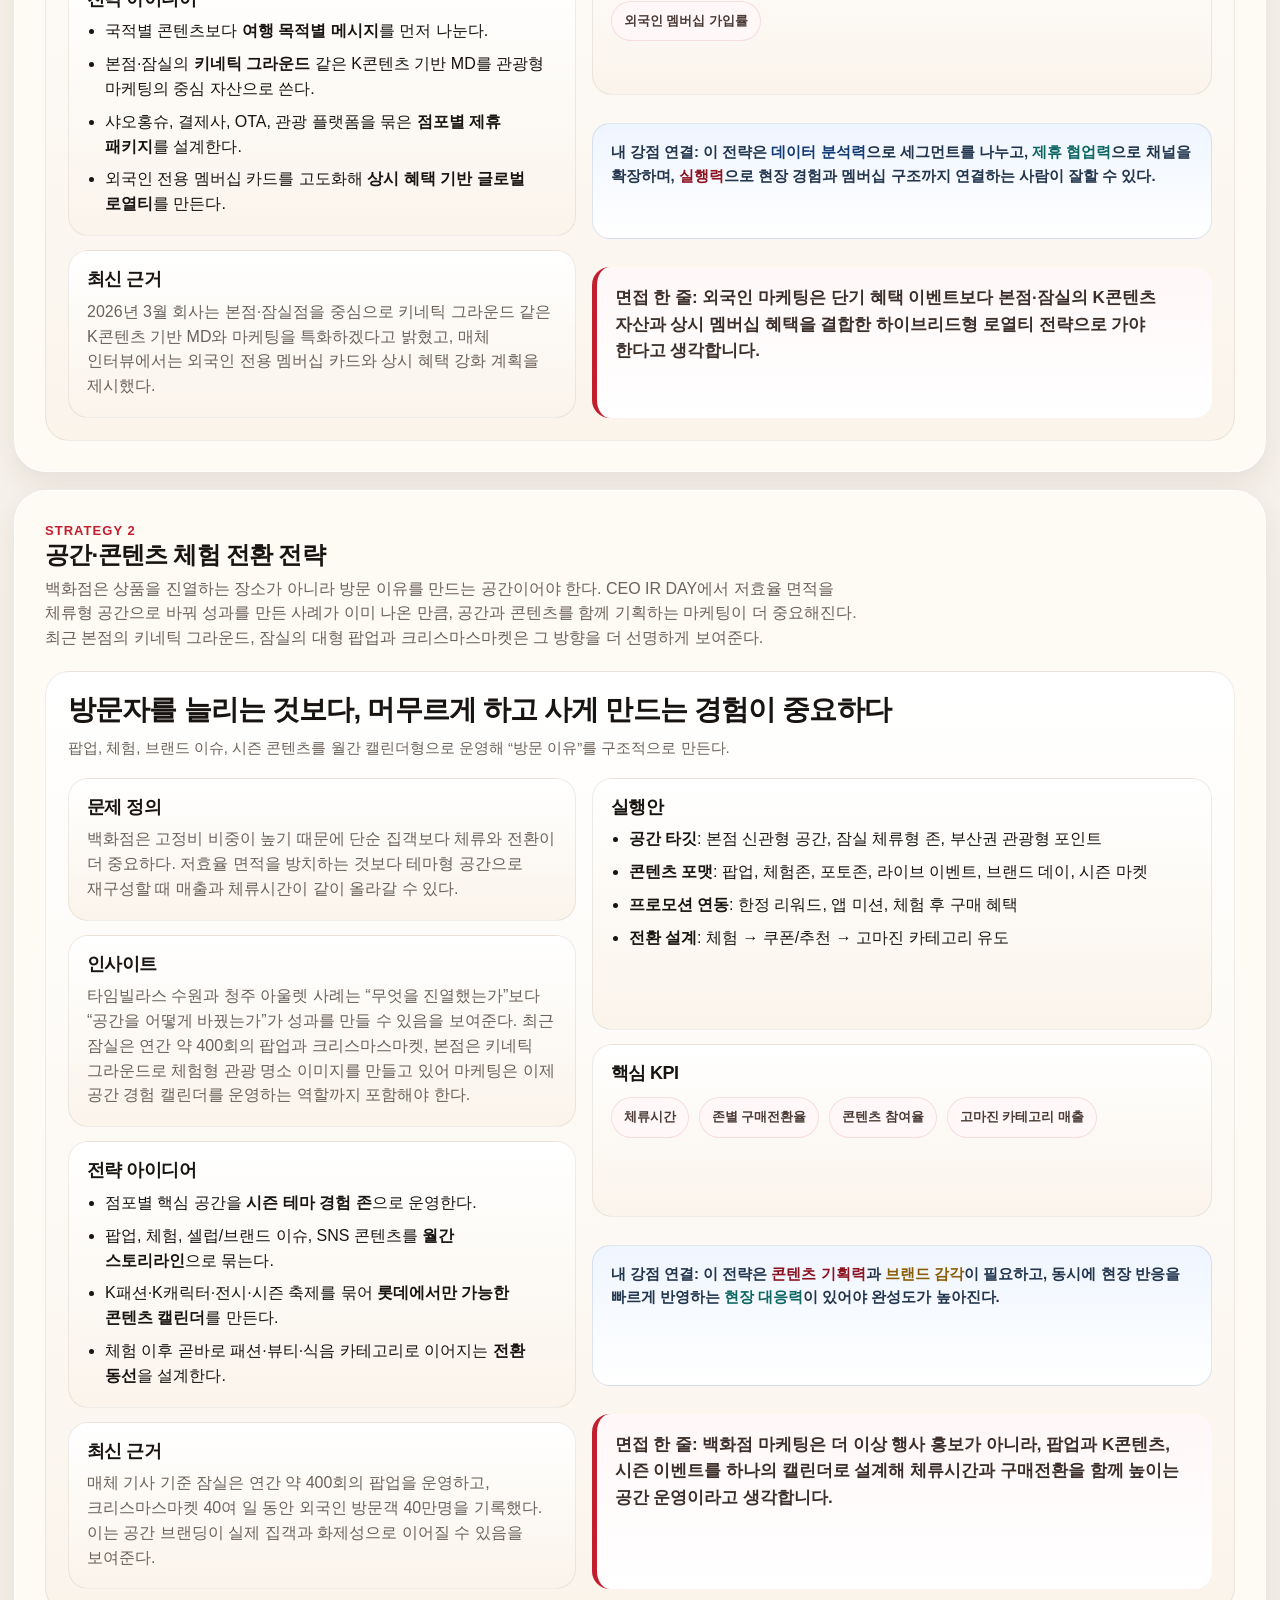
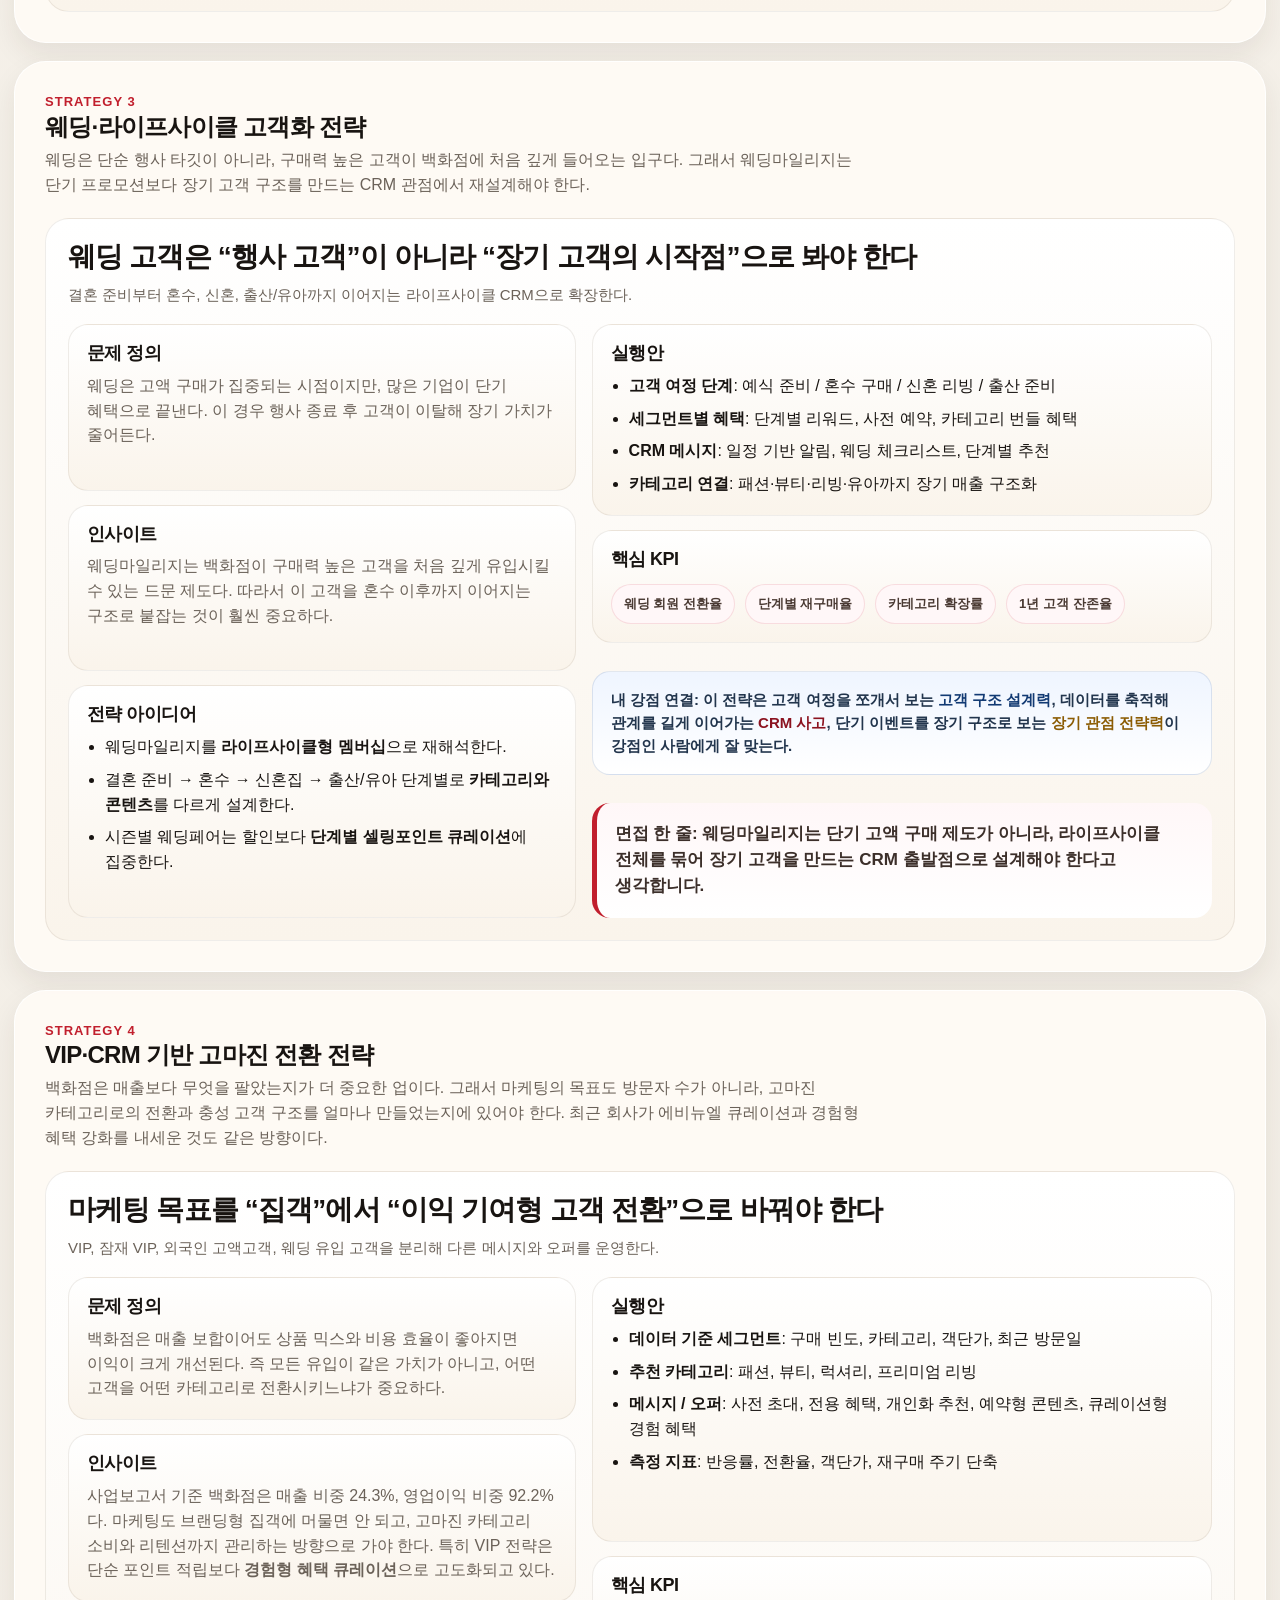
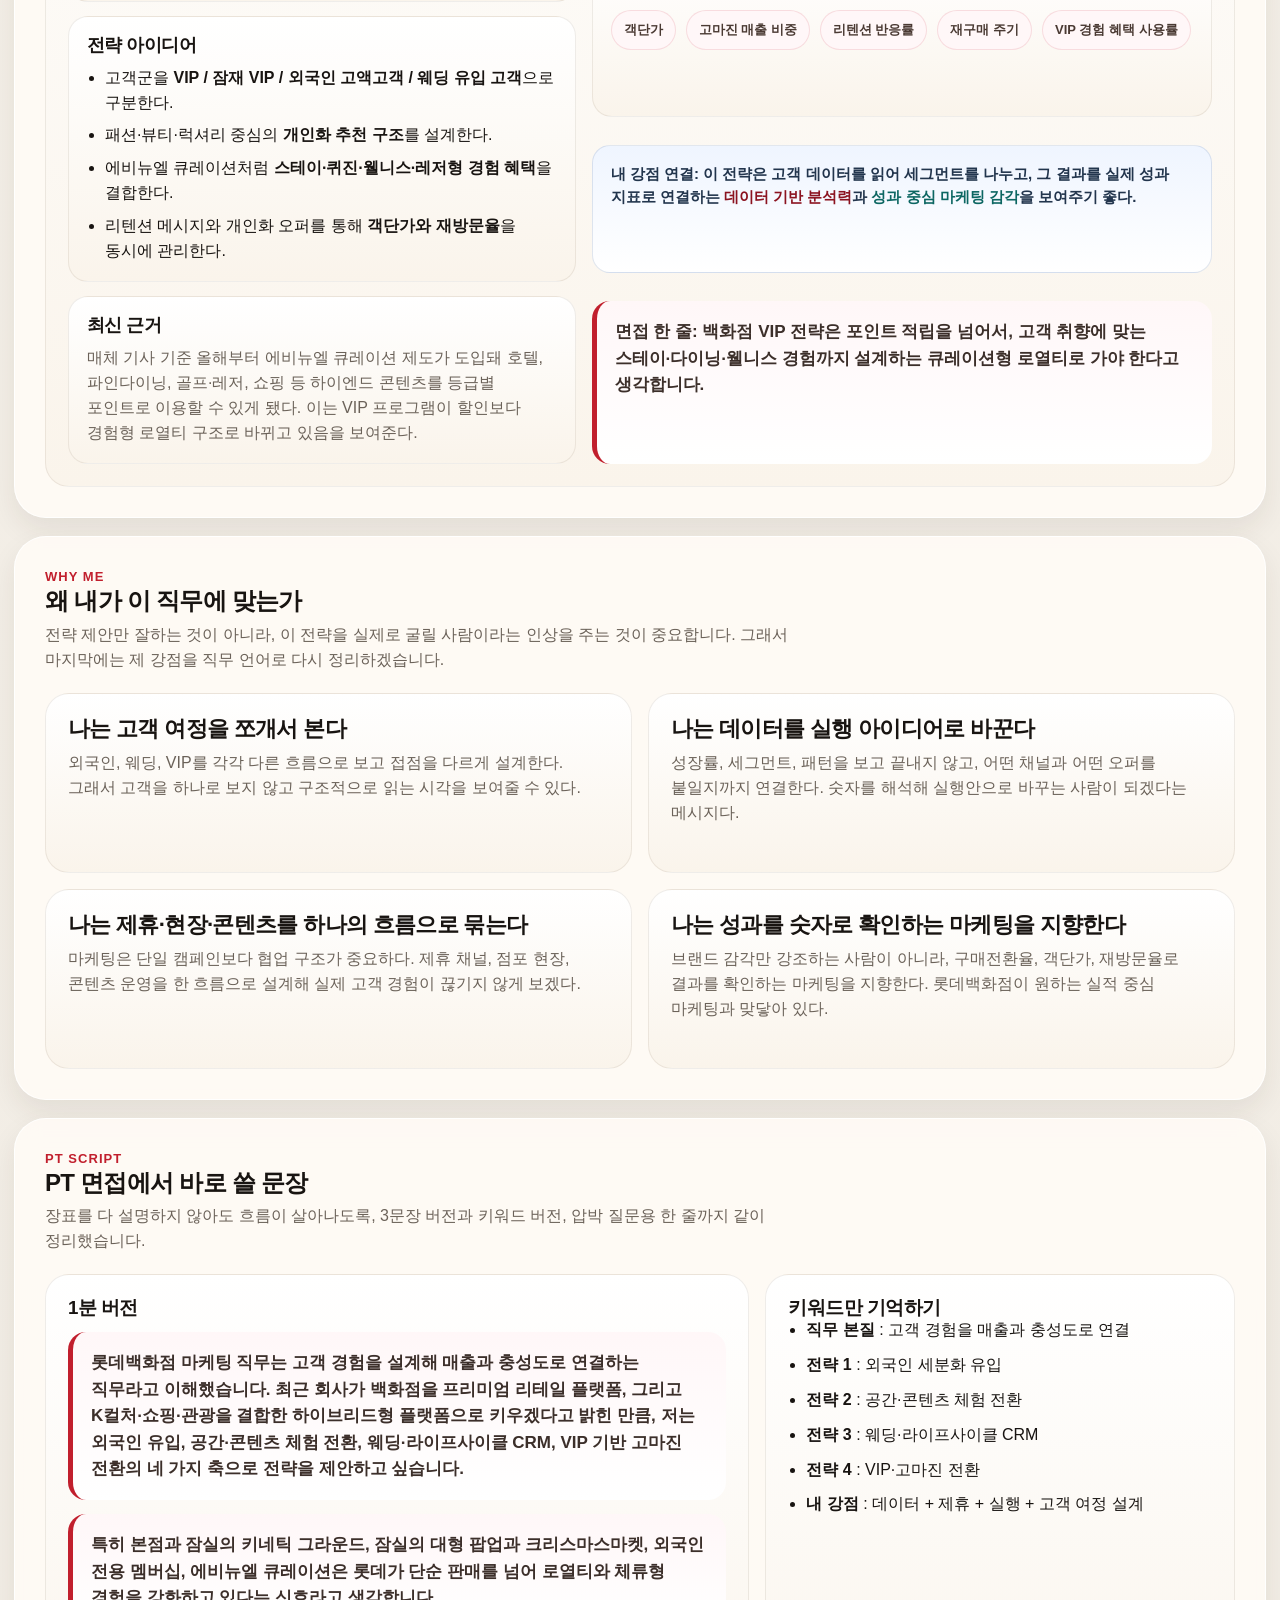
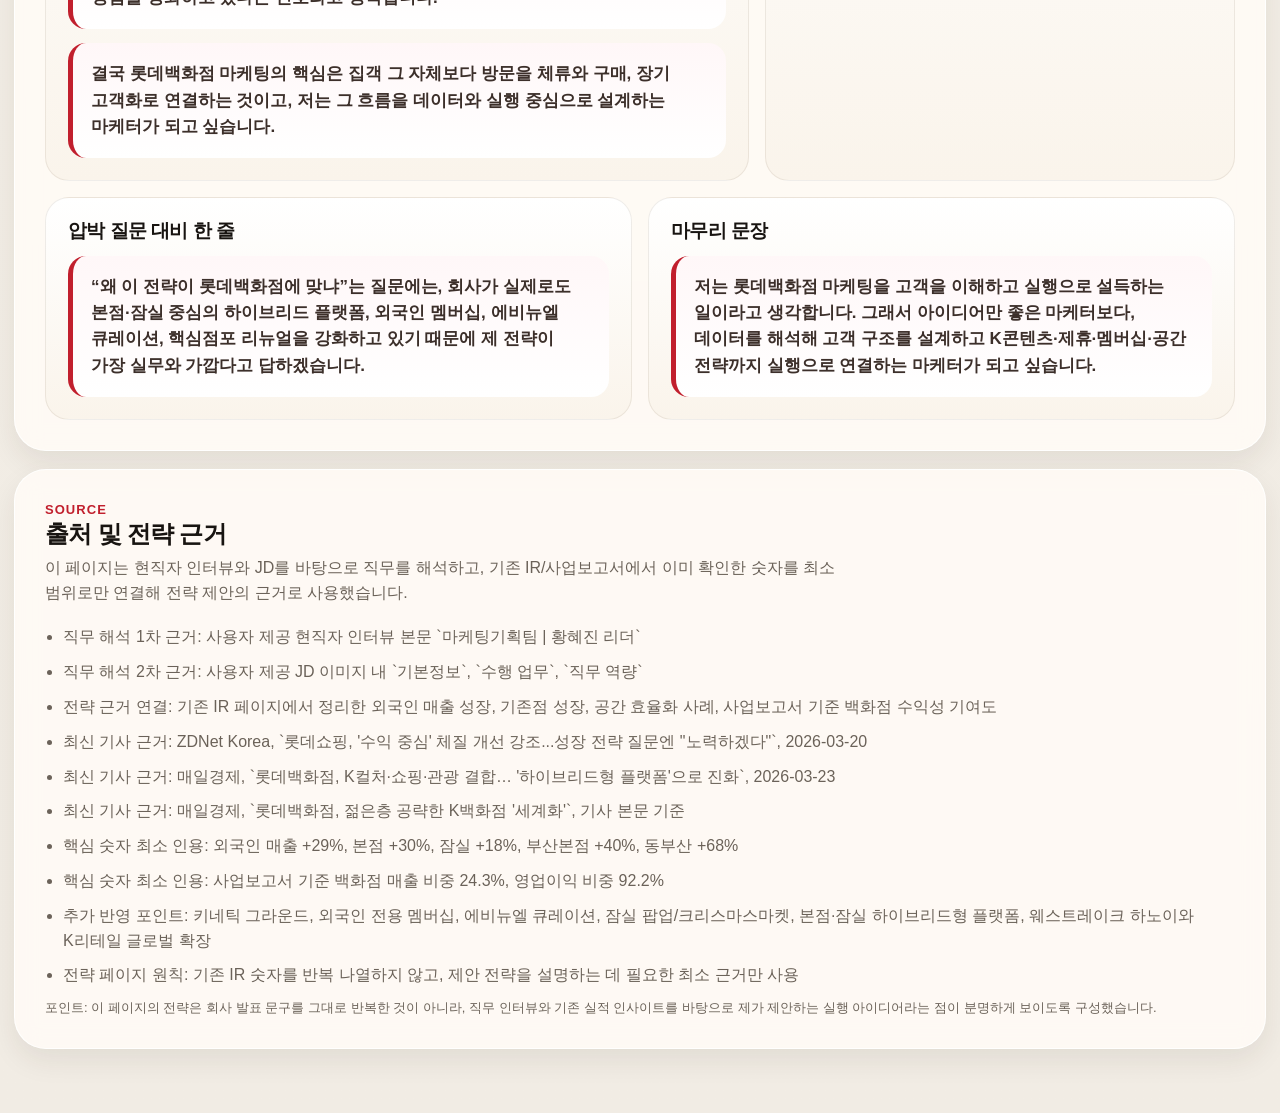
<file: lotte-interview/롯데백화점_마케팅전략.html>
<!doctype html>
<html lang="ko">
<head>
  <meta charset="utf-8">
  <meta name="viewport" content="width=device-width, initial-scale=1">
  <title>롯데백화점 PT 면접용 마케팅 전략 보드</title>
  <style>
    :root {
      --bg: #f4efe6;
      --surface: rgba(255, 251, 245, 0.9);
      --ink: #181411;
      --muted: #6b6259;
      --line: rgba(124, 101, 76, 0.16);
      --lotte-red: #c11f2d;
      --lotte-red-deep: #8b1320;
      --navy: #123a73;
      --navy-soft: #dce8fb;
      --teal: #0d8f8a;
      --teal-soft: #d7f2ef;
      --gold: #c78b22;
      --gold-soft: #f6e7c5;
      --violet: #5247b8;
      --violet-soft: #ebe8ff;
      --shadow-lg: 0 24px 60px rgba(52, 35, 21, 0.12);
      --shadow-md: 0 12px 28px rgba(52, 35, 21, 0.08);
      --radius-xl: 32px;
      --radius-lg: 24px;
      --max: 1320px;
    }

    * { box-sizing: border-box; }
    html { scroll-behavior: smooth; }
    body {
      margin: 0;
      color: var(--ink);
      font-family: "Pretendard", "Noto Sans KR", "Apple SD Gothic Neo", sans-serif;
      background:
        radial-gradient(circle at 0% 0%, rgba(193, 31, 45, 0.12), transparent 24%),
        radial-gradient(circle at 100% 0%, rgba(18, 58, 115, 0.14), transparent 22%),
        linear-gradient(180deg, #f8f4ed 0%, #f1ece4 100%);
      line-height: 1.55;
      word-break: keep-all;
      overflow-wrap: break-word;
    }
    a { color: inherit; text-decoration: none; }
    h1, h2, h3, h4 { margin: 0; line-height: 1.15; letter-spacing: -0.03em; }
    p { margin: 0; }
    .shell { width: min(calc(100% - 28px), var(--max)); margin: 0 auto; padding: 20px 0 64px; }
    .topbar {
      position: sticky;
      top: 14px;
      z-index: 40;
      margin-bottom: 18px;
      backdrop-filter: blur(18px);
      background: rgba(255, 251, 245, 0.84);
      border: 1px solid rgba(255, 255, 255, 0.8);
      border-radius: 999px;
      box-shadow: var(--shadow-md);
    }
    .topbar-inner {
      display: flex;
      flex-wrap: wrap;
      gap: 10px;
      align-items: center;
      justify-content: space-between;
      padding: 10px 12px;
    }
    .brand { display: flex; align-items: center; gap: 10px; font-weight: 800; letter-spacing: -0.02em; padding-left: 8px; }
    .brand-badge {
      width: 10px;
      height: 10px;
      border-radius: 50%;
      background: linear-gradient(135deg, var(--lotte-red), var(--gold));
      box-shadow: 0 0 0 8px rgba(193, 31, 45, 0.08);
    }
    .jump-links { display: flex; flex-wrap: wrap; gap: 8px; justify-content: flex-end; }
    .jump-links a {
      padding: 10px 14px;
      border-radius: 999px;
      background: #fff;
      border: 1px solid rgba(123, 104, 87, 0.12);
      color: #40362f;
      font-size: 13px;
      font-weight: 700;
    }
    .jump-links a.link-main {
      background: linear-gradient(180deg, rgba(193, 31, 45, 0.11), rgba(255,255,255,0.98));
      color: var(--lotte-red-deep);
      border-color: rgba(193, 31, 45, 0.18);
    }
    .hero, .section {
      border: 1px solid rgba(255, 255, 255, 0.82);
      box-shadow: var(--shadow-md);
      backdrop-filter: blur(12px);
    }
    .hero {
      padding: 42px;
      border-radius: 36px;
      background:
        linear-gradient(140deg, rgba(255, 252, 247, 0.98), rgba(251, 241, 231, 0.96)),
        linear-gradient(180deg, rgba(193, 31, 45, 0.12), rgba(18, 58, 115, 0.08));
    }
    .eyebrow {
      display: inline-flex;
      align-items: center;
      gap: 8px;
      padding: 9px 12px;
      border-radius: 999px;
      background: rgba(193, 31, 45, 0.09);
      color: var(--lotte-red-deep);
      font-size: 12px;
      font-weight: 900;
      letter-spacing: 0.08em;
      text-transform: uppercase;
    }
    h1 { margin-top: 18px; font-size: clamp(38px, 5vw, 72px); max-width: 920px; }
    .hero-summary { margin-top: 18px; max-width: 780px; font-size: 19px; color: var(--muted); }
    .hero-summary strong { color: var(--lotte-red-deep); }
    .section { margin-top: 18px; padding: 30px; border-radius: var(--radius-xl); background: var(--surface); }
    .section-head { display: flex; align-items: end; justify-content: space-between; gap: 16px; margin-bottom: 20px; }
    .section-head p { margin-top: 8px; color: var(--muted); max-width: 820px; }
    .section-kicker { color: var(--lotte-red); font-weight: 900; font-size: 13px; letter-spacing: 0.08em; text-transform: uppercase; }
    .hero-grid, .flash-grid, .panel-grid.two, .role-grid, .strategy-map, .script-board, .fit-grid {
      display: grid;
      gap: 16px;
    }
    .hero-grid, .script-board { grid-template-columns: 1.2fr 0.8fr; }
    .flash-grid { grid-template-columns: repeat(4, minmax(0, 1fr)); }
    .panel-grid.two, .role-grid, .fit-grid { grid-template-columns: repeat(2, minmax(0, 1fr)); }
    .strategy-map { grid-template-columns: repeat(4, minmax(0, 1fr)); }
    .hero-card, .hero-note, .card, .flash-card, .script-card, .callout, .step-card, .fit-card {
      background: linear-gradient(180deg, #fff, #faf4eb);
      border: 1px solid rgba(123, 104, 87, 0.12);
      border-radius: var(--radius-lg);
      padding: 22px;
    }
    .metrics-mini {
      display: grid;
      grid-template-columns: repeat(4, minmax(0, 1fr));
      gap: 12px;
      margin-top: 18px;
    }
    .metric-pill {
      padding: 14px;
      border-radius: 18px;
      background: linear-gradient(180deg, #fff, #f9f2e9);
      border: 1px solid rgba(123, 104, 87, 0.12);
    }
    .metric-pill strong { display: block; font-size: 13px; color: var(--muted); margin-bottom: 6px; }
    .metric-pill span { display: block; font-size: 24px; font-weight: 900; }
    .metric-pill em { display: block; margin-top: 6px; font-style: normal; color: var(--lotte-red-deep); font-size: 13px; font-weight: 700; }
    .hero-note ul, .card ul, .script-card ul { margin: 0; padding-left: 18px; }
    .tag-row { display: flex; flex-wrap: wrap; gap: 10px; margin-top: 18px; }
    .tag, .label-chip, .step {
      display: inline-flex;
      align-items: center;
      border-radius: 999px;
      font-weight: 800;
    }
    .tag { padding: 8px 12px; font-size: 13px; }
    .tag.red, .label-chip.say { background: rgba(193, 31, 45, 0.09); color: var(--lotte-red-deep); }
    .tag.navy, .label-chip.fact { background: var(--navy-soft); color: var(--navy); }
    .tag.teal, .label-chip.read { background: var(--teal-soft); color: #0c6662; }
    .tag.gold { background: var(--gold-soft); color: #8b5c04; }
    .tag.violet { background: var(--violet-soft); color: var(--violet); }
    .spot { color: var(--lotte-red-deep); font-weight: 900; }
    .spot.cool { color: #0c6662; }
    .spot.navy { color: var(--navy); }
    .spot.gold { color: #8b5c04; }
    .flash-card {
      min-height: 208px;
      color: #fff;
      box-shadow: var(--shadow-md);
    }
    .flash-card.red { background: linear-gradient(180deg, #dd3442, #a51723); }
    .flash-card.navy { background: linear-gradient(180deg, #2157a3, #14366b); }
    .flash-card.teal { background: linear-gradient(180deg, #11a49e, #0c706d); }
    .flash-card.gold { background: linear-gradient(180deg, #d69e2f, #9a6714); }
    .flash-card h3 { margin-top: 18px; font-size: 24px; }
    .flash-card p { margin-top: 12px; color: rgba(255,255,255,0.88); font-size: 15px; }
    .flash-card strong { color: #fffbc8; }
    .step { padding: 6px 10px; background: rgba(255,255,255,0.14); font-size: 12px; letter-spacing: 0.08em; text-transform: uppercase; }
    .table-wrap { overflow-x: auto; border-radius: 22px; border: 1px solid rgba(123, 104, 87, 0.12); background: #fff; }
    table { width: 100%; min-width: 700px; border-collapse: collapse; }
    th, td { padding: 16px 18px; border-bottom: 1px solid #f0e6da; vertical-align: top; text-align: left; }
    th { background: #fbf4ea; font-size: 13px; font-weight: 900; color: #5b4e42; text-transform: uppercase; letter-spacing: 0.04em; }
    td strong { color: var(--lotte-red-deep); }
    .callout {
      background: linear-gradient(180deg, #fff7f8, #fff);
      border-color: rgba(193, 31, 45, 0.12);
    }
    .callout h3 { font-size: 24px; color: var(--lotte-red-deep); }
    .callout p { margin-top: 12px; color: var(--muted); }
    .script-line {
      margin-top: 14px;
      padding: 18px;
      border-radius: 18px;
      background: linear-gradient(180deg, #fff7f8, #fff);
      border-left: 5px solid var(--lotte-red);
      font-size: 17px;
      font-weight: 700;
      color: #3c2f2a;
    }
    .label-chip { padding: 5px 10px; font-size: 12px; letter-spacing: 0.03em; margin-right: 8px; }
    .role-card h3, .step-card h3, .fit-card h3 { font-size: 22px; }
    .role-card p, .step-card p, .fit-card p { margin-top: 10px; color: var(--muted); }
    .axis-list { margin-top: 18px; display: grid; gap: 12px; }
    .axis-item {
      padding: 14px 16px;
      border-radius: 18px;
      background: linear-gradient(180deg, #fff, #f9f2e9);
      border: 1px solid rgba(123, 104, 87, 0.12);
    }
    .axis-item strong { display: block; margin-bottom: 6px; font-size: 15px; }
    .step-card {
      position: relative;
      overflow: hidden;
      min-height: 210px;
    }
    .step-card::after {
      content: "";
      position: absolute;
      inset: auto -40px -40px auto;
      width: 120px;
      height: 120px;
      border-radius: 50%;
      background: rgba(193, 31, 45, 0.05);
    }
    .step-no {
      display: inline-grid;
      place-items: center;
      width: 38px;
      height: 38px;
      border-radius: 50%;
      font-size: 16px;
      font-weight: 900;
      color: #fff;
      background: linear-gradient(180deg, var(--lotte-red), var(--lotte-red-deep));
      box-shadow: 0 10px 18px rgba(193, 31, 45, 0.22);
    }
    .kpi-row {
      display: flex;
      flex-wrap: wrap;
      gap: 10px;
      margin-top: 14px;
    }
    .kpi {
      padding: 9px 12px;
      border-radius: 999px;
      background: #fff7f8;
      border: 1px solid rgba(193, 31, 45, 0.12);
      color: #4a3a33;
      font-size: 13px;
      font-weight: 800;
    }
    .strategy-card h3 { font-size: 28px; }
    .strategy-card .subhead {
      margin-top: 10px;
      color: var(--muted);
      font-size: 15px;
    }
    .strategy-grid {
      display: grid;
      grid-template-columns: 0.9fr 1.1fr;
      gap: 16px;
      margin-top: 18px;
    }
    .stack {
      display: grid;
      gap: 14px;
    }
    .stack-block {
      padding: 18px;
      border-radius: 20px;
      background: linear-gradient(180deg, #fff, #faf4eb);
      border: 1px solid rgba(123, 104, 87, 0.12);
    }
    .stack-block h4 {
      margin-bottom: 10px;
      font-size: 18px;
    }
    .stack-block p { color: var(--muted); }
    .stack-block ul { margin: 0; padding-left: 18px; }
    .stack-block li + li { margin-top: 8px; }
    .bridge {
      margin-top: 14px;
      padding: 16px 18px;
      border-radius: 18px;
      background: linear-gradient(180deg, #eff5ff, #fff);
      border: 1px solid rgba(18, 58, 115, 0.12);
      color: #22354d;
      font-size: 15px;
      font-weight: 700;
    }
    .fit-grid .fit-card { min-height: 180px; }
    .source-list { margin: 0; padding-left: 18px; color: var(--muted); }
    .source-list li + li, .hero-note li + li, .script-card li + li { margin-top: 10px; }
    .footer-note { margin-top: 10px; color: var(--muted); font-size: 13px; }
    @media (max-width: 1180px) {
      .hero-grid, .flash-grid, .panel-grid.two, .role-grid, .strategy-map, .script-board, .fit-grid, .strategy-grid {
        grid-template-columns: 1fr;
      }
      .metrics-mini { grid-template-columns: repeat(2, minmax(0, 1fr)); }
    }
    @media (max-width: 860px) {
      .shell { width: min(calc(100% - 18px), var(--max)); }
      .topbar { position: static; }
      .topbar-inner, .jump-links { justify-content: flex-start; }
      .hero, .section { padding: 22px; }
    }
    @media (max-width: 620px) {
      h1 { font-size: 36px; }
      .metrics-mini { grid-template-columns: 1fr; }
    }
  </style>
</head>
<body>
  <div class="shell">
    <nav class="topbar">
      <div class="topbar-inner">
        <div class="brand">
          <span class="brand-badge"></span>
          <span>롯데백화점 PT 면접용 마케팅 전략 보드</span>
        </div>
        <div class="jump-links">
          <a class="link-main" href="./롯데백화점_IR_요약.html">IR 보드 보기</a>
          <a class="link-main" href="./롯데백화점_경쟁사분석.html">경쟁사 분석</a>
          <a class="link-main" href="./전국백화점_매출비교.html">전국 매출비교</a>
          <a href="#role">직무 해석</a>
          <a href="#map">전략 지도</a>
          <a href="#global">글로벌</a>
          <a href="#experience">공간 전환</a>
          <a href="#wedding">웨딩 CRM</a>
          <a href="#vip">VIP CRM</a>
          <a href="#fit">나의 강점</a>
          <a href="#script">PT 멘트</a>
          <a href="#sources">출처</a>
        </div>
      </div>
    </nav>

    <header class="hero">
      <div class="eyebrow">Lotte Department Store · Marketing Strategy Board</div>
      <h1>고객 경험을 설계해<br>매출과 충성도로 연결하는 전략</h1>
      <p class="hero-summary">
        롯데백화점 마케팅은 단순한 홍보가 아닙니다.
        <strong>고객 여정을 설계하고, 제휴와 콘텐츠를 실행으로 연결하고, 결국 숫자로 성과를 증명하는 직무</strong>입니다.
        최근 회사가 말하는 방향도 분명합니다. <strong>프리미엄 리테일 플랫폼, 하이브리드형 플랫폼, K콘텐츠 기반 글로벌 확장</strong>이라는 흐름 위에서, 제가 면접에서 제안할 <strong>전문가다운 마케팅 전략 아이디어</strong>를 장표형으로 정리한 버전입니다.
      </p>
      <div class="hero-grid">
        <div class="hero-card">
          <h3>이 페이지를 한 줄로 말하면</h3>
          <div class="script-line">롯데백화점 마케팅은 <span class="spot">데이터</span>로 고객을 읽고, <span class="spot cool">공간과 콘텐츠</span>를 설계해, <span class="spot navy">충성도와 매출</span>로 연결하는 일입니다.</div>
          <div class="metrics-mini">
            <div class="metric-pill"><strong>핵심 키워드</strong><span>고객경험</span><em>방문 이유 설계</em></div>
            <div class="metric-pill"><strong>핵심 키워드</strong><span>데이터</span><em>CRM · 세그먼트</em></div>
            <div class="metric-pill"><strong>핵심 키워드</strong><span>제휴</span><em>유입 채널 확장</em></div>
            <div class="metric-pill"><strong>핵심 키워드</strong><span>실행</span><em>기획-운영-분석</em></div>
            <div class="metric-pill"><strong>최신 방향</strong><span>하이브리드</span><em>K컬처 · 쇼핑 · 관광</em></div>
            <div class="metric-pill"><strong>최신 방향</strong><span>글로벌</span><em>외국인 로열티 강화</em></div>
          </div>
        </div>
        <aside class="hero-note">
          <h3>발표 흐름</h3>
          <ul>
            <li><span class="spot">1.</span> 직무를 어떻게 해석했는지 먼저 말한다</li>
            <li><span class="spot">2.</span> 고객 여정 기준으로 4개 전략축을 보여준다</li>
            <li><span class="spot">3.</span> 각 전략마다 실행안과 KPI를 짧게 찍는다</li>
            <li><span class="spot">4.</span> 마지막에 왜 내가 이 직무에 맞는지 연결한다</li>
          </ul>
          <div class="tag-row">
            <span class="tag red">고객경험</span>
            <span class="tag navy">CRM</span>
            <span class="tag teal">콘텐츠</span>
            <span class="tag gold">제휴</span>
            <span class="tag violet">실행력</span>
          </div>
        </aside>
      </div>
    </header>

    <section class="section" id="role">
      <div class="section-head">
        <div>
          <div class="section-kicker">Role Decode</div>
          <h2>롯데백화점 마케팅 직무를 이렇게 해석했다</h2>
          <p>현직자 인터뷰와 JD를 합치면, 이 직무는 아이디어 직무가 아니라 고객 구조를 설계하고 실행으로 증명하는 직무에 가깝습니다. 그래서 전략도 반드시 데이터, 제휴, 공간, CRM이 함께 묶여야 합니다.</p>
        </div>
      </div>
      <div class="panel-grid two">
        <article class="card">
          <h3>직무가 실제로 하는 일</h3>
          <div class="table-wrap">
            <table>
              <thead><tr><th>축</th><th>직무 해석</th><th>면접 포인트</th></tr></thead>
              <tbody>
                <tr><td>전사 전략</td><td>전 영업점이 하나의 목표에 얼라인되도록 방향 설계</td><td>브랜딩보다 사업 전략에 가깝다</td></tr>
                <tr><td>프로모션 / 제휴</td><td>행사, 협업, 외부 파트너십으로 실제 유입과 매출 연결</td><td>아이디어보다 실행 조율이 중요하다</td></tr>
                <tr><td>디지털 / 콘텐츠</td><td>퍼포먼스, SNS, 채널 운영으로 고객 접점을 넓힘</td><td>콘텐츠도 성과형으로 봐야 한다</td></tr>
                <tr><td>CRM / 고객분석</td><td>고객 여정, 세그먼트, 멤버십을 설계해 장기 충성도 구축</td><td>백화점 마케팅의 핵심은 고객 구조 설계다</td></tr>
              </tbody>
            </table>
          </div>
        </article>
        <article class="callout">
          <h3>직무의 본질</h3>
          <p>현직자 인터뷰에서 가장 중요한 문장은 이것입니다. <span class="spot">“고객 구매 여정과 브랜드 이슈, 공간적·시간적 요소를 정교하게 기획해 매출과 충성도로 연결한다.”</span> 최근 회사가 백화점을 <span class="spot cool">프리미엄 리테일 플랫폼</span>, <span class="spot navy">K컬처·쇼핑·관광 결합형 하이브리드 플랫폼</span>으로 설명하는 것도 같은 맥락입니다. 즉 이 직무는 콘텐츠만 만드는 팀이 아니라, 고객 경험을 사업 성과로 연결하는 팀입니다.</p>
          <div class="tag-row">
            <span class="tag red">고객 경험 설계</span>
            <span class="tag navy">전사 마케팅</span>
            <span class="tag teal">세부 프로모션 운영</span>
            <span class="tag gold">성과 분석</span>
          </div>
        </article>
      </div>
      <div class="role-grid" style="margin-top:16px;">
        <article class="card role-card">
          <h3>전략적 사고</h3>
          <p>시장 환경과 회사 방향성을 함께 읽고, 단기 프로모션이 아니라 중장기 구조를 설계해야 한다. 그래서 “무엇을 할까”보다 “왜 지금 이 전략이 맞는가”를 먼저 설명할 수 있어야 한다.</p>
        </article>
        <article class="card role-card">
          <h3>데이터 기반 분석</h3>
          <p>고객 성과 데이터를 읽어 세그먼트를 나누고, 인사이트를 마케팅 실행안으로 바꾸는 힘이 필요하다. 이 직무는 감각만 좋은 사람이 아니라 숫자를 해석할 줄 아는 사람이 강하다.</p>
        </article>
        <article class="card role-card">
          <h3>콘텐츠 / 브랜드 감각</h3>
          <p>백화점은 판매 공간이자 취향 공간이기 때문에, 고객이 머무르고 공유하고 다시 찾는 경험을 기획해야 한다. 결국 공간과 콘텐츠를 연결하는 감각이 중요하다.</p>
        </article>
        <article class="card role-card">
          <h3>프로젝트 실행 / 협업</h3>
          <p>현장, 브랜드, 외부 제휴사, 디지털 채널이 동시에 움직여야 결과가 나온다. 그래서 빠른 실행력과 유관부서 조율 능력이 실제 성과를 만든다.</p>
        </article>
      </div>
    </section>

    <section class="section" id="map">
      <div class="section-head">
        <div>
          <div class="section-kicker">Strategy Map</div>
          <h2>고객 여정 기준 4개 전략 지도</h2>
          <p>저는 롯데백화점 마케팅 전략을 고객 여정 기준으로 보겠습니다. 유입, 전환, 장기화, 확장의 4단계로 나누면 직무의 역할과 제안 전략이 가장 명확하게 정리됩니다.</p>
        </div>
      </div>
      <div class="strategy-map">
        <article class="step-card">
          <span class="step-no">1</span>
          <h3 style="margin-top:16px;">글로벌 목적형 유입</h3>
          <p>외국인 고객을 하나로 보지 않고, 국적·여행목적·점포별로 다르게 설계해야 한다.</p>
          <div class="kpi-row">
            <span class="kpi">외국인 유입 수</span>
            <span class="kpi">제휴 유입 비중</span>
            <span class="kpi">멤버십 가입 수</span>
          </div>
        </article>
        <article class="step-card">
          <span class="step-no">2</span>
          <h3 style="margin-top:16px;">공간·콘텐츠 전환</h3>
          <p>방문 자체보다, 공간 안에서 오래 머물고 구매로 이어지게 만드는 경험 설계가 중요하다.</p>
          <div class="kpi-row">
            <span class="kpi">체류시간</span>
            <span class="kpi">구매전환율</span>
          </div>
        </article>
        <article class="step-card">
          <span class="step-no">3</span>
          <h3 style="margin-top:16px;">웨딩·라이프사이클 고객화</h3>
          <p>웨딩을 단기 행사로 끝내지 않고 장기 고객 구조로 확장해야 한다.</p>
          <div class="kpi-row">
            <span class="kpi">회원 전환율</span>
            <span class="kpi">재방문율</span>
          </div>
        </article>
        <article class="step-card">
          <span class="step-no">4</span>
          <h3 style="margin-top:16px;">VIP·CRM 기반 확장</h3>
          <p>백화점 마케팅의 끝은 방문 수가 아니라 고마진 카테고리 전환과 충성도 강화다.</p>
          <div class="kpi-row">
            <span class="kpi">객단가</span>
            <span class="kpi">고마진 매출 비중</span>
          </div>
        </article>
      </div>
    </section>

    <section class="section" id="global">
      <div class="section-head">
        <div>
          <div class="section-kicker">Strategy 1</div>
          <h2>글로벌 목적형 유입 전략</h2>
          <p>외국인 매출은 이미 성장하고 있지만 점포별 성장률 편차가 크다. 이 말은 외국인 고객을 하나로 묶는 마케팅보다, 점포 목적과 관광 동선에 맞춘 세분화 전략이 더 효율적이라는 뜻이다.</p>
        </div>
      </div>
      <article class="card strategy-card">
        <h3>외국인을 하나의 집단이 아니라, 목적이 다른 여러 고객군으로 봐야 한다</h3>
        <p class="subhead">본점·잠실은 글로벌 쇼핑 허브형, 부산권은 관광동선 결합형으로 나눠 접근한다.</p>
        <div class="strategy-grid">
          <div class="stack">
            <div class="stack-block">
              <h4>문제 정의</h4>
              <p>외국인 매출은 전사적으로 늘었지만 본점 +30%, 잠실 +18%, 부산본점 +40%, 동부산 +68%로 차이가 크다. 같은 메시지를 모든 점포에 적용하면 예산 효율이 떨어질 수밖에 없다.</p>
            </div>
            <div class="stack-block">
              <h4>인사이트</h4>
              <p>본점과 잠실은 이미 <strong>K컬처·쇼핑·관광을 결합한 하이브리드형 플랫폼</strong>으로 진화하고 있다. 외국인 전략은 국적뿐 아니라 여행 목적과 체류 맥락까지 세분화해야 하며, 단발성 혜택보다 <strong>상시 로열티 구조</strong>가 더 중요해진다.</p>
            </div>
            <div class="stack-block">
              <h4>전략 아이디어</h4>
              <ul>
                <li>국적별 콘텐츠보다 <strong>여행 목적별 메시지</strong>를 먼저 나눈다.</li>
                <li>본점·잠실의 <strong>키네틱 그라운드</strong> 같은 K콘텐츠 기반 MD를 관광형 마케팅의 중심 자산으로 쓴다.</li>
                <li>샤오홍슈, 결제사, OTA, 관광 플랫폼을 묶은 <strong>점포별 제휴 패키지</strong>를 설계한다.</li>
                <li>외국인 전용 멤버십 카드를 고도화해 <strong>상시 혜택 기반 글로벌 로열티</strong>를 만든다.</li>
              </ul>
            </div>
            <div class="stack-block">
              <h4>최신 근거</h4>
              <p>2026년 3월 회사는 본점·잠실점을 중심으로 키네틱 그라운드 같은 K콘텐츠 기반 MD와 마케팅을 특화하겠다고 밝혔고, 매체 인터뷰에서는 외국인 전용 멤버십 카드와 상시 혜택 강화 계획을 제시했다.</p>
            </div>
          </div>
          <div class="stack">
            <div class="stack-block">
              <h4>실행안</h4>
              <ul>
                <li><strong>타깃</strong>: 중국·일본·동남아 자유여행객, K패션 관심 고객, 고소득 쇼핑 목적 관광객</li>
                <li><strong>채널</strong>: 샤오홍슈, 글로벌 SNS, 여행 플랫폼, 간편결제사 앱</li>
                <li><strong>제휴 파트너</strong>: 결제사, 호텔, 피부과, 관광 패스, 교통 플랫폼</li>
                <li><strong>현장 경험 장치</strong>: 다국어 쇼핑 가이드, 세금환급 동선, 점포별 추천 루트, 외국인 전용 멤버십 즉시 발급</li>
              </ul>
            </div>
            <div class="stack-block">
              <h4>핵심 KPI</h4>
              <div class="kpi-row">
                <span class="kpi">외국인 방문 수</span>
                <span class="kpi">제휴 채널 유입 비중</span>
                <span class="kpi">외국인 객단가</span>
                <span class="kpi">국적별 전환율</span>
                <span class="kpi">외국인 멤버십 가입률</span>
              </div>
            </div>
            <div class="bridge">내 강점 연결: 이 전략은 <span class="spot navy">데이터 분석력</span>으로 세그먼트를 나누고, <span class="spot cool">제휴 협업력</span>으로 채널을 확장하며, <span class="spot">실행력</span>으로 현장 경험과 멤버십 구조까지 연결하는 사람이 잘할 수 있다.</div>
            <div class="script-line">면접 한 줄: 외국인 마케팅은 단기 혜택 이벤트보다 본점·잠실의 K콘텐츠 자산과 상시 멤버십 혜택을 결합한 하이브리드형 로열티 전략으로 가야 한다고 생각합니다.</div>
          </div>
        </div>
      </article>
    </section>

    <section class="section" id="experience">
      <div class="section-head">
        <div>
          <div class="section-kicker">Strategy 2</div>
          <h2>공간·콘텐츠 체험 전환 전략</h2>
          <p>백화점은 상품을 진열하는 장소가 아니라 방문 이유를 만드는 공간이어야 한다. CEO IR DAY에서 저효율 면적을 체류형 공간으로 바꿔 성과를 만든 사례가 이미 나온 만큼, 공간과 콘텐츠를 함께 기획하는 마케팅이 더 중요해진다. 최근 본점의 키네틱 그라운드, 잠실의 대형 팝업과 크리스마스마켓은 그 방향을 더 선명하게 보여준다.</p>
        </div>
      </div>
      <article class="card strategy-card">
        <h3>방문자를 늘리는 것보다, 머무르게 하고 사게 만드는 경험이 중요하다</h3>
        <p class="subhead">팝업, 체험, 브랜드 이슈, 시즌 콘텐츠를 월간 캘린더형으로 운영해 “방문 이유”를 구조적으로 만든다.</p>
        <div class="strategy-grid">
          <div class="stack">
            <div class="stack-block">
              <h4>문제 정의</h4>
              <p>백화점은 고정비 비중이 높기 때문에 단순 집객보다 체류와 전환이 더 중요하다. 저효율 면적을 방치하는 것보다 테마형 공간으로 재구성할 때 매출과 체류시간이 같이 올라갈 수 있다.</p>
            </div>
            <div class="stack-block">
              <h4>인사이트</h4>
              <p>타임빌라스 수원과 청주 아울렛 사례는 “무엇을 진열했는가”보다 “공간을 어떻게 바꿨는가”가 성과를 만들 수 있음을 보여준다. 최근 잠실은 연간 약 400회의 팝업과 크리스마스마켓, 본점은 키네틱 그라운드로 체험형 관광 명소 이미지를 만들고 있어 마케팅은 이제 공간 경험 캘린더를 운영하는 역할까지 포함해야 한다.</p>
            </div>
            <div class="stack-block">
              <h4>전략 아이디어</h4>
              <ul>
                <li>점포별 핵심 공간을 <strong>시즌 테마 경험 존</strong>으로 운영한다.</li>
                <li>팝업, 체험, 셀럽/브랜드 이슈, SNS 콘텐츠를 <strong>월간 스토리라인</strong>으로 묶는다.</li>
                <li>K패션·K캐릭터·전시·시즌 축제를 묶어 <strong>롯데에서만 가능한 콘텐츠 캘린더</strong>를 만든다.</li>
                <li>체험 이후 곧바로 패션·뷰티·식음 카테고리로 이어지는 <strong>전환 동선</strong>을 설계한다.</li>
              </ul>
            </div>
            <div class="stack-block">
              <h4>최신 근거</h4>
              <p>매체 기사 기준 잠실은 연간 약 400회의 팝업을 운영하고, 크리스마스마켓 40여 일 동안 외국인 방문객 40만명을 기록했다. 이는 공간 브랜딩이 실제 집객과 화제성으로 이어질 수 있음을 보여준다.</p>
            </div>
          </div>
          <div class="stack">
            <div class="stack-block">
              <h4>실행안</h4>
              <ul>
                <li><strong>공간 타깃</strong>: 본점 신관형 공간, 잠실 체류형 존, 부산권 관광형 포인트</li>
                <li><strong>콘텐츠 포맷</strong>: 팝업, 체험존, 포토존, 라이브 이벤트, 브랜드 데이, 시즌 마켓</li>
                <li><strong>프로모션 연동</strong>: 한정 리워드, 앱 미션, 체험 후 구매 혜택</li>
                <li><strong>전환 설계</strong>: 체험 → 쿠폰/추천 → 고마진 카테고리 유도</li>
              </ul>
            </div>
            <div class="stack-block">
              <h4>핵심 KPI</h4>
              <div class="kpi-row">
                <span class="kpi">체류시간</span>
                <span class="kpi">존별 구매전환율</span>
                <span class="kpi">콘텐츠 참여율</span>
                <span class="kpi">고마진 카테고리 매출</span>
              </div>
            </div>
            <div class="bridge">내 강점 연결: 이 전략은 <span class="spot">콘텐츠 기획력</span>과 <span class="spot gold">브랜드 감각</span>이 필요하고, 동시에 현장 반응을 빠르게 반영하는 <span class="spot cool">현장 대응력</span>이 있어야 완성도가 높아진다.</div>
            <div class="script-line">면접 한 줄: 백화점 마케팅은 더 이상 행사 홍보가 아니라, 팝업과 K콘텐츠, 시즌 이벤트를 하나의 캘린더로 설계해 체류시간과 구매전환을 함께 높이는 공간 운영이라고 생각합니다.</div>
          </div>
        </div>
      </article>
    </section>

    <section class="section" id="wedding">
      <div class="section-head">
        <div>
          <div class="section-kicker">Strategy 3</div>
          <h2>웨딩·라이프사이클 고객화 전략</h2>
          <p>웨딩은 단순 행사 타깃이 아니라, 구매력 높은 고객이 백화점에 처음 깊게 들어오는 입구다. 그래서 웨딩마일리지는 단기 프로모션보다 장기 고객 구조를 만드는 CRM 관점에서 재설계해야 한다.</p>
        </div>
      </div>
      <article class="card strategy-card">
        <h3>웨딩 고객은 “행사 고객”이 아니라 “장기 고객의 시작점”으로 봐야 한다</h3>
        <p class="subhead">결혼 준비부터 혼수, 신혼, 출산/유아까지 이어지는 라이프사이클 CRM으로 확장한다.</p>
        <div class="strategy-grid">
          <div class="stack">
            <div class="stack-block">
              <h4>문제 정의</h4>
              <p>웨딩은 고액 구매가 집중되는 시점이지만, 많은 기업이 단기 혜택으로 끝낸다. 이 경우 행사 종료 후 고객이 이탈해 장기 가치가 줄어든다.</p>
            </div>
            <div class="stack-block">
              <h4>인사이트</h4>
              <p>웨딩마일리지는 백화점이 구매력 높은 고객을 처음 깊게 유입시킬 수 있는 드문 제도다. 따라서 이 고객을 혼수 이후까지 이어지는 구조로 붙잡는 것이 훨씬 중요하다.</p>
            </div>
            <div class="stack-block">
              <h4>전략 아이디어</h4>
              <ul>
                <li>웨딩마일리지를 <strong>라이프사이클형 멤버십</strong>으로 재해석한다.</li>
                <li>결혼 준비 → 혼수 → 신혼집 → 출산/유아 단계별로 <strong>카테고리와 콘텐츠</strong>를 다르게 설계한다.</li>
                <li>시즌별 웨딩페어는 할인보다 <strong>단계별 셀링포인트 큐레이션</strong>에 집중한다.</li>
              </ul>
            </div>
          </div>
          <div class="stack">
            <div class="stack-block">
              <h4>실행안</h4>
              <ul>
                <li><strong>고객 여정 단계</strong>: 예식 준비 / 혼수 구매 / 신혼 리빙 / 출산 준비</li>
                <li><strong>세그먼트별 혜택</strong>: 단계별 리워드, 사전 예약, 카테고리 번들 혜택</li>
                <li><strong>CRM 메시지</strong>: 일정 기반 알림, 웨딩 체크리스트, 단계별 추천</li>
                <li><strong>카테고리 연결</strong>: 패션·뷰티·리빙·유아까지 장기 매출 구조화</li>
              </ul>
            </div>
            <div class="stack-block">
              <h4>핵심 KPI</h4>
              <div class="kpi-row">
                <span class="kpi">웨딩 회원 전환율</span>
                <span class="kpi">단계별 재구매율</span>
                <span class="kpi">카테고리 확장률</span>
                <span class="kpi">1년 고객 잔존율</span>
              </div>
            </div>
            <div class="bridge">내 강점 연결: 이 전략은 고객 여정을 쪼개서 보는 <span class="spot navy">고객 구조 설계력</span>, 데이터를 축적해 관계를 길게 이어가는 <span class="spot">CRM 사고</span>, 단기 이벤트를 장기 구조로 보는 <span class="spot gold">장기 관점 전략력</span>이 강점인 사람에게 잘 맞는다.</div>
            <div class="script-line">면접 한 줄: 웨딩마일리지는 단기 고액 구매 제도가 아니라, 라이프사이클 전체를 묶어 장기 고객을 만드는 CRM 출발점으로 설계해야 한다고 생각합니다.</div>
          </div>
        </div>
      </article>
    </section>

    <section class="section" id="vip">
      <div class="section-head">
        <div>
          <div class="section-kicker">Strategy 4</div>
          <h2>VIP·CRM 기반 고마진 전환 전략</h2>
          <p>백화점은 매출보다 무엇을 팔았는지가 더 중요한 업이다. 그래서 마케팅의 목표도 방문자 수가 아니라, 고마진 카테고리로의 전환과 충성 고객 구조를 얼마나 만들었는지에 있어야 한다. 최근 회사가 에비뉴엘 큐레이션과 경험형 혜택 강화를 내세운 것도 같은 방향이다.</p>
        </div>
      </div>
      <article class="card strategy-card">
        <h3>마케팅 목표를 “집객”에서 “이익 기여형 고객 전환”으로 바꿔야 한다</h3>
        <p class="subhead">VIP, 잠재 VIP, 외국인 고액고객, 웨딩 유입 고객을 분리해 다른 메시지와 오퍼를 운영한다.</p>
        <div class="strategy-grid">
          <div class="stack">
            <div class="stack-block">
              <h4>문제 정의</h4>
              <p>백화점은 매출 보합이어도 상품 믹스와 비용 효율이 좋아지면 이익이 크게 개선된다. 즉 모든 유입이 같은 가치가 아니고, 어떤 고객을 어떤 카테고리로 전환시키느냐가 중요하다.</p>
            </div>
            <div class="stack-block">
              <h4>인사이트</h4>
              <p>사업보고서 기준 백화점은 매출 비중 24.3%, 영업이익 비중 92.2%다. 마케팅도 브랜딩형 집객에 머물면 안 되고, 고마진 카테고리 소비와 리텐션까지 관리하는 방향으로 가야 한다. 특히 VIP 전략은 단순 포인트 적립보다 <strong>경험형 혜택 큐레이션</strong>으로 고도화되고 있다.</p>
            </div>
            <div class="stack-block">
              <h4>전략 아이디어</h4>
              <ul>
                <li>고객군을 <strong>VIP / 잠재 VIP / 외국인 고액고객 / 웨딩 유입 고객</strong>으로 구분한다.</li>
                <li>패션·뷰티·럭셔리 중심의 <strong>개인화 추천 구조</strong>를 설계한다.</li>
                <li>에비뉴엘 큐레이션처럼 <strong>스테이·퀴진·웰니스·레저형 경험 혜택</strong>을 결합한다.</li>
                <li>리텐션 메시지와 개인화 오퍼를 통해 <strong>객단가와 재방문율</strong>을 동시에 관리한다.</li>
              </ul>
            </div>
            <div class="stack-block">
              <h4>최신 근거</h4>
              <p>매체 기사 기준 올해부터 에비뉴엘 큐레이션 제도가 도입돼 호텔, 파인다이닝, 골프·레저, 쇼핑 등 하이엔드 콘텐츠를 등급별 포인트로 이용할 수 있게 됐다. 이는 VIP 프로그램이 할인보다 경험형 로열티 구조로 바뀌고 있음을 보여준다.</p>
            </div>
          </div>
          <div class="stack">
            <div class="stack-block">
              <h4>실행안</h4>
              <ul>
                <li><strong>데이터 기준 세그먼트</strong>: 구매 빈도, 카테고리, 객단가, 최근 방문일</li>
                <li><strong>추천 카테고리</strong>: 패션, 뷰티, 럭셔리, 프리미엄 리빙</li>
                <li><strong>메시지 / 오퍼</strong>: 사전 초대, 전용 혜택, 개인화 추천, 예약형 콘텐츠, 큐레이션형 경험 혜택</li>
                <li><strong>측정 지표</strong>: 반응률, 전환율, 객단가, 재구매 주기 단축</li>
              </ul>
            </div>
            <div class="stack-block">
              <h4>핵심 KPI</h4>
              <div class="kpi-row">
                <span class="kpi">객단가</span>
                <span class="kpi">고마진 매출 비중</span>
                <span class="kpi">리텐션 반응률</span>
                <span class="kpi">재구매 주기</span>
                <span class="kpi">VIP 경험 혜택 사용률</span>
              </div>
            </div>
            <div class="bridge">내 강점 연결: 이 전략은 고객 데이터를 읽어 세그먼트를 나누고, 그 결과를 실제 성과 지표로 연결하는 <span class="spot">데이터 기반 분석력</span>과 <span class="spot cool">성과 중심 마케팅 감각</span>을 보여주기 좋다.</div>
            <div class="script-line">면접 한 줄: 백화점 VIP 전략은 포인트 적립을 넘어서, 고객 취향에 맞는 스테이·다이닝·웰니스 경험까지 설계하는 큐레이션형 로열티로 가야 한다고 생각합니다.</div>
          </div>
        </div>
      </article>
    </section>

    <section class="section" id="fit">
      <div class="section-head">
        <div>
          <div class="section-kicker">Why Me</div>
          <h2>왜 내가 이 직무에 맞는가</h2>
          <p>전략 제안만 잘하는 것이 아니라, 이 전략을 실제로 굴릴 사람이라는 인상을 주는 것이 중요합니다. 그래서 마지막에는 제 강점을 직무 언어로 다시 정리하겠습니다.</p>
        </div>
      </div>
      <div class="fit-grid">
        <article class="fit-card">
          <h3>나는 고객 여정을 쪼개서 본다</h3>
          <p>외국인, 웨딩, VIP를 각각 다른 흐름으로 보고 접점을 다르게 설계한다. 그래서 고객을 하나로 보지 않고 구조적으로 읽는 시각을 보여줄 수 있다.</p>
        </article>
        <article class="fit-card">
          <h3>나는 데이터를 실행 아이디어로 바꾼다</h3>
          <p>성장률, 세그먼트, 패턴을 보고 끝내지 않고, 어떤 채널과 어떤 오퍼를 붙일지까지 연결한다. 숫자를 해석해 실행안으로 바꾸는 사람이 되겠다는 메시지다.</p>
        </article>
        <article class="fit-card">
          <h3>나는 제휴·현장·콘텐츠를 하나의 흐름으로 묶는다</h3>
          <p>마케팅은 단일 캠페인보다 협업 구조가 중요하다. 제휴 채널, 점포 현장, 콘텐츠 운영을 한 흐름으로 설계해 실제 고객 경험이 끊기지 않게 보겠다.</p>
        </article>
        <article class="fit-card">
          <h3>나는 성과를 숫자로 확인하는 마케팅을 지향한다</h3>
          <p>브랜드 감각만 강조하는 사람이 아니라, 구매전환율, 객단가, 재방문율로 결과를 확인하는 마케팅을 지향한다. 롯데백화점이 원하는 실적 중심 마케팅과 맞닿아 있다.</p>
        </article>
      </div>
    </section>

    <section class="section" id="script">
      <div class="section-head">
        <div>
          <div class="section-kicker">PT Script</div>
          <h2>PT 면접에서 바로 쓸 문장</h2>
          <p>장표를 다 설명하지 않아도 흐름이 살아나도록, 3문장 버전과 키워드 버전, 압박 질문용 한 줄까지 같이 정리했습니다.</p>
        </div>
      </div>
      <div class="script-board">
        <article class="script-card">
          <h3>1분 버전</h3>
          <div class="script-line">롯데백화점 마케팅 직무는 고객 경험을 설계해 매출과 충성도로 연결하는 직무라고 이해했습니다. 최근 회사가 백화점을 프리미엄 리테일 플랫폼, 그리고 K컬처·쇼핑·관광을 결합한 하이브리드형 플랫폼으로 키우겠다고 밝힌 만큼, 저는 외국인 유입, 공간·콘텐츠 체험 전환, 웨딩·라이프사이클 CRM, VIP 기반 고마진 전환의 네 가지 축으로 전략을 제안하고 싶습니다.</div>
          <div class="script-line">특히 본점과 잠실의 키네틱 그라운드, 잠실의 대형 팝업과 크리스마스마켓, 외국인 전용 멤버십, 에비뉴엘 큐레이션은 롯데가 단순 판매를 넘어 로열티와 체류형 경험을 강화하고 있다는 신호라고 생각합니다.</div>
          <div class="script-line">결국 롯데백화점 마케팅의 핵심은 집객 그 자체보다 방문을 체류와 구매, 장기 고객화로 연결하는 것이고, 저는 그 흐름을 데이터와 실행 중심으로 설계하는 마케터가 되고 싶습니다.</div>
        </article>
        <article class="script-card">
          <h3>키워드만 기억하기</h3>
          <ul>
            <li><strong>직무 본질</strong> : 고객 경험을 매출과 충성도로 연결</li>
            <li><strong>전략 1</strong> : 외국인 세분화 유입</li>
            <li><strong>전략 2</strong> : 공간·콘텐츠 체험 전환</li>
            <li><strong>전략 3</strong> : 웨딩·라이프사이클 CRM</li>
            <li><strong>전략 4</strong> : VIP·고마진 전환</li>
            <li><strong>내 강점</strong> : 데이터 + 제휴 + 실행 + 고객 여정 설계</li>
          </ul>
        </article>
      </div>
      <div class="panel-grid two" style="margin-top:16px;">
        <article class="card">
          <h3>압박 질문 대비 한 줄</h3>
          <div class="script-line">“왜 이 전략이 롯데백화점에 맞냐”는 질문에는, 회사가 실제로도 본점·잠실 중심의 하이브리드 플랫폼, 외국인 멤버십, 에비뉴엘 큐레이션, 핵심점포 리뉴얼을 강화하고 있기 때문에 제 전략이 가장 실무와 가깝다고 답하겠습니다.</div>
        </article>
        <article class="card">
          <h3>마무리 문장</h3>
          <div class="script-line">저는 롯데백화점 마케팅을 고객을 이해하고 실행으로 설득하는 일이라고 생각합니다. 그래서 아이디어만 좋은 마케터보다, 데이터를 해석해 고객 구조를 설계하고 K콘텐츠·제휴·멤버십·공간 전략까지 실행으로 연결하는 마케터가 되고 싶습니다.</div>
        </article>
      </div>
    </section>

    <section class="section" id="sources">
      <div class="section-head">
        <div>
          <div class="section-kicker">Source</div>
          <h2>출처 및 전략 근거</h2>
          <p>이 페이지는 현직자 인터뷰와 JD를 바탕으로 직무를 해석하고, 기존 IR/사업보고서에서 이미 확인한 숫자를 최소 범위로만 연결해 전략 제안의 근거로 사용했습니다.</p>
        </div>
      </div>
      <ul class="source-list">
        <li>직무 해석 1차 근거: 사용자 제공 현직자 인터뷰 본문 `마케팅기획팀 | 황혜진 리더`</li>
        <li>직무 해석 2차 근거: 사용자 제공 JD 이미지 내 `기본정보`, `수행 업무`, `직무 역량`</li>
        <li>전략 근거 연결: 기존 IR 페이지에서 정리한 외국인 매출 성장, 기존점 성장, 공간 효율화 사례, 사업보고서 기준 백화점 수익성 기여도</li>
        <li>최신 기사 근거: ZDNet Korea, `롯데쇼핑, '수익 중심' 체질 개선 강조...성장 전략 질문엔 "노력하겠다"`, 2026-03-20</li>
        <li>최신 기사 근거: 매일경제, `롯데백화점, K컬처·쇼핑·관광 결합… '하이브리드형 플랫폼'으로 진화`, 2026-03-23</li>
        <li>최신 기사 근거: 매일경제, `롯데백화점, 젊은층 공략한 K백화점 '세계화'`, 기사 본문 기준</li>
        <li>핵심 숫자 최소 인용: 외국인 매출 +29%, 본점 +30%, 잠실 +18%, 부산본점 +40%, 동부산 +68%</li>
        <li>핵심 숫자 최소 인용: 사업보고서 기준 백화점 매출 비중 24.3%, 영업이익 비중 92.2%</li>
        <li>추가 반영 포인트: 키네틱 그라운드, 외국인 전용 멤버십, 에비뉴엘 큐레이션, 잠실 팝업/크리스마스마켓, 본점·잠실 하이브리드형 플랫폼, 웨스트레이크 하노이와 K리테일 글로벌 확장</li>
        <li>전략 페이지 원칙: 기존 IR 숫자를 반복 나열하지 않고, 제안 전략을 설명하는 데 필요한 최소 근거만 사용</li>
      </ul>
      <div class="footer-note">포인트: 이 페이지의 전략은 회사 발표 문구를 그대로 반복한 것이 아니라, 직무 인터뷰와 기존 실적 인사이트를 바탕으로 제가 제안하는 실행 아이디어라는 점이 분명하게 보이도록 구성했습니다.</div>
    </section>
  </div>
</body>
</html>
</file>
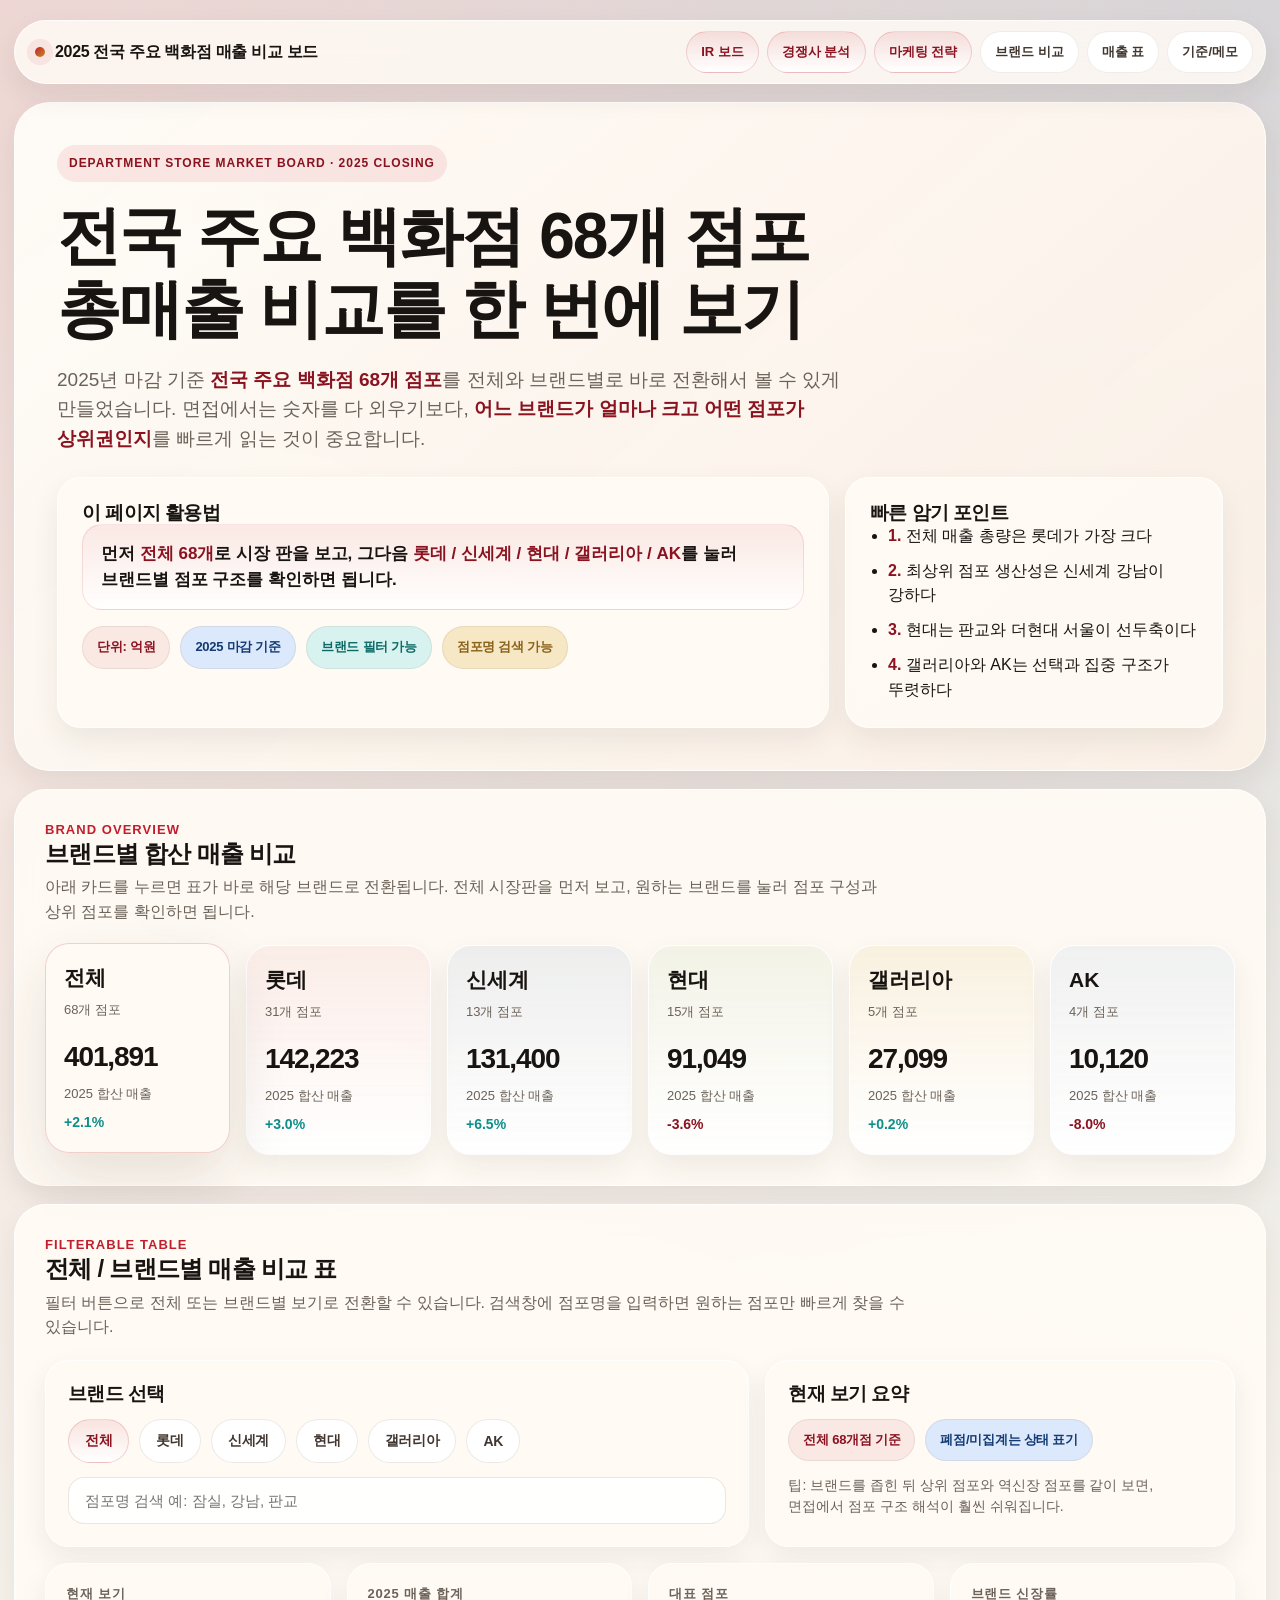
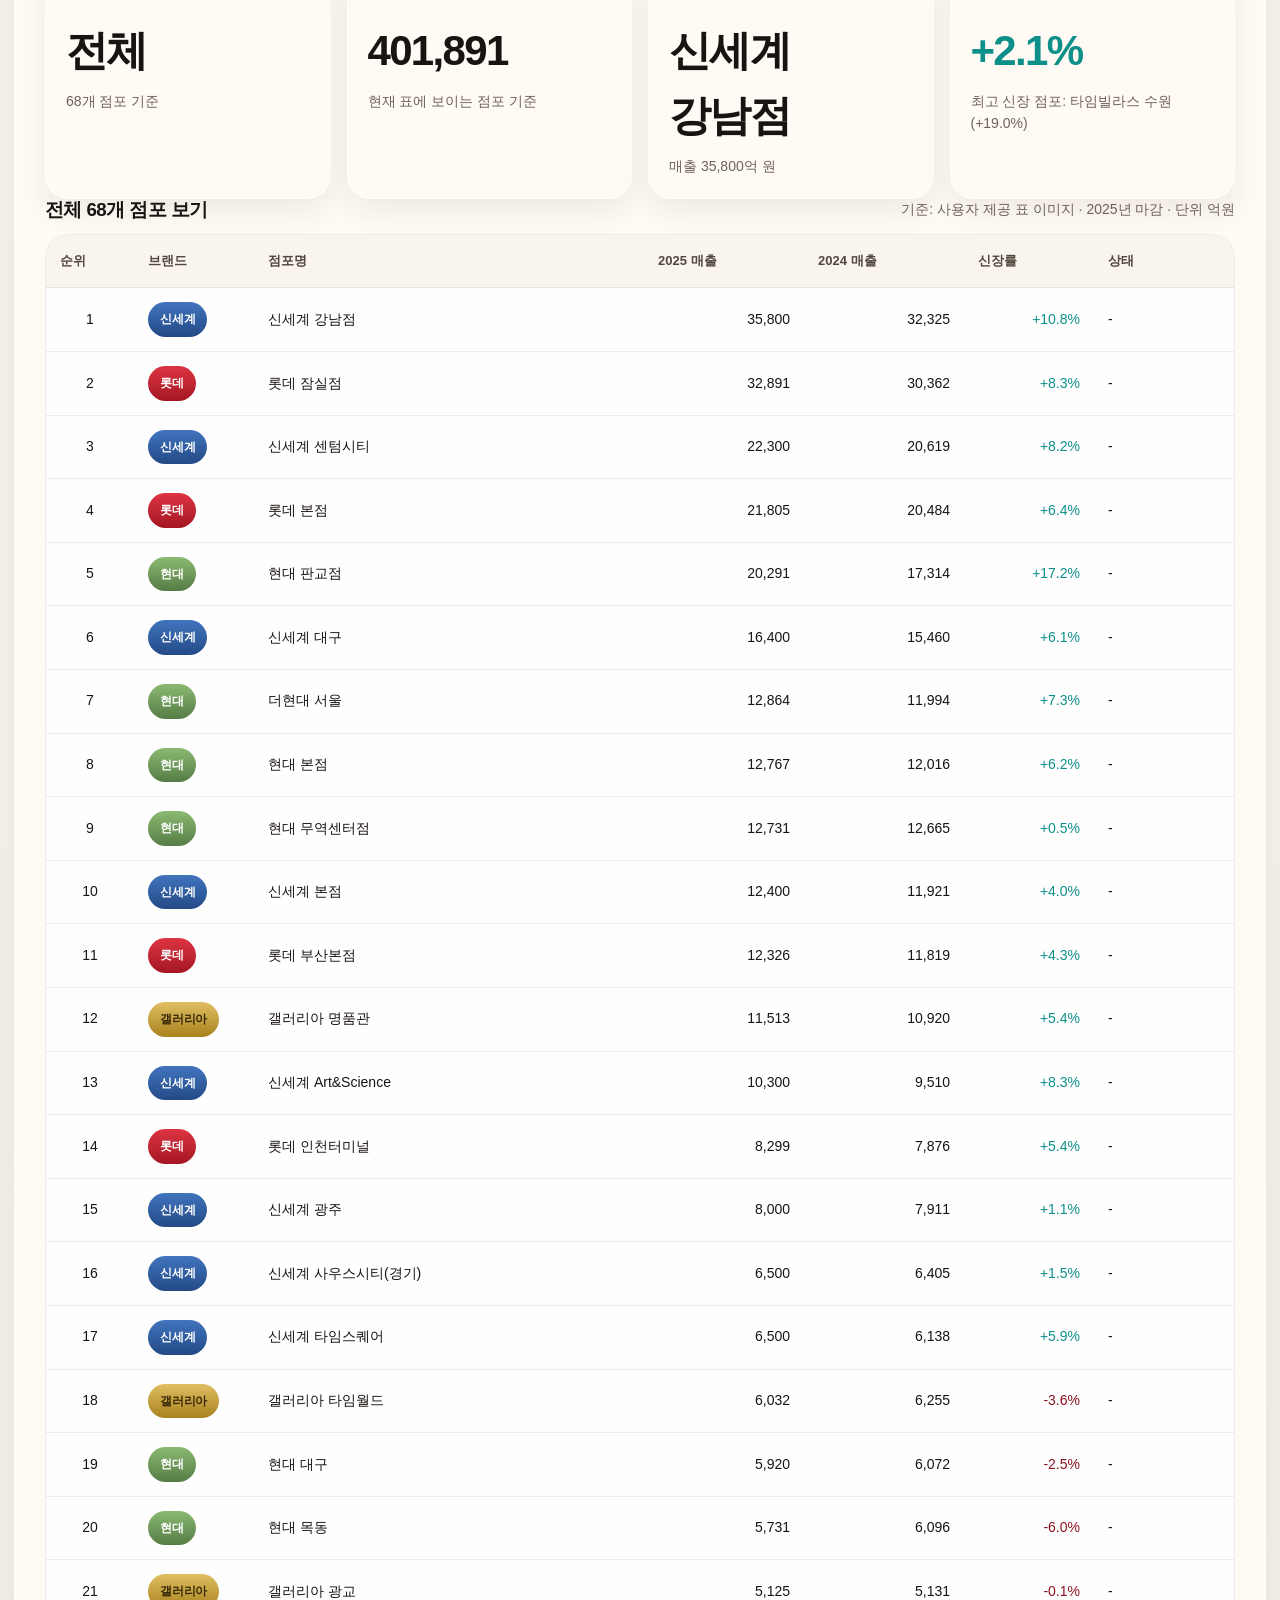
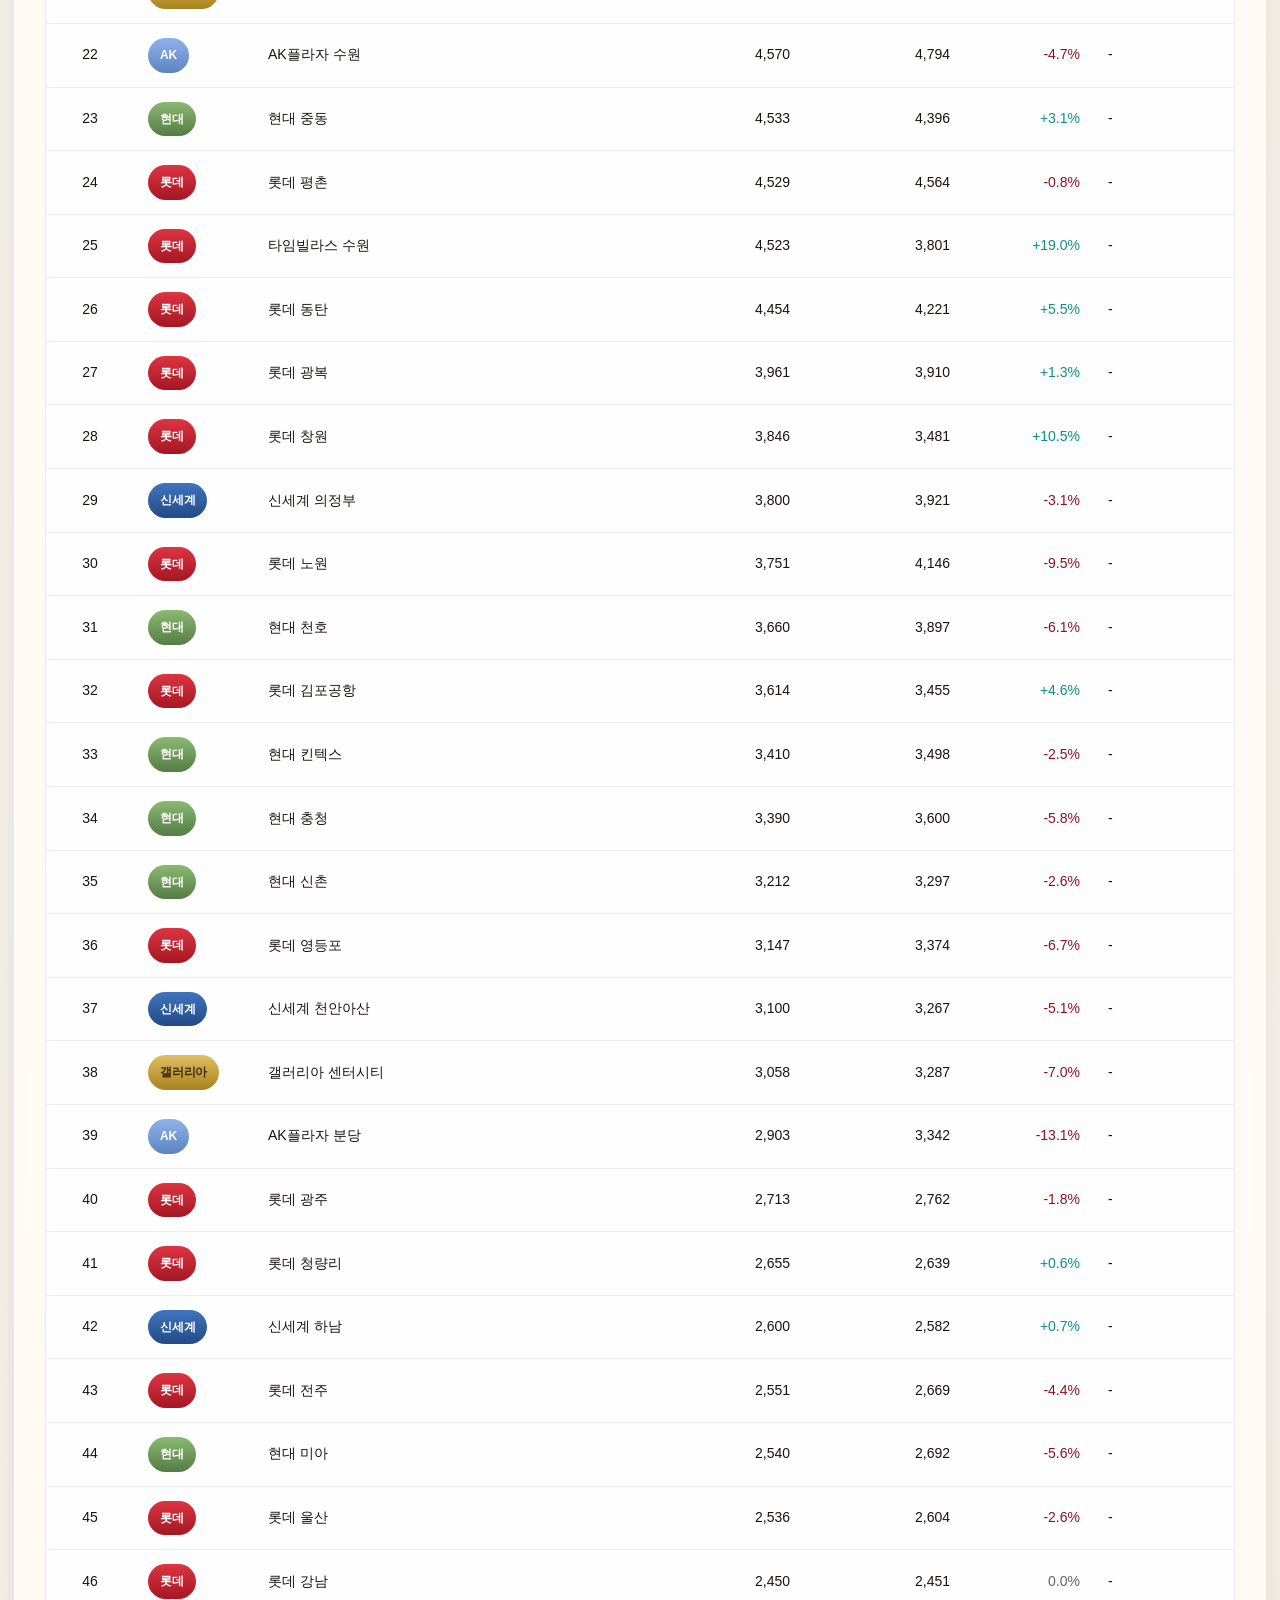
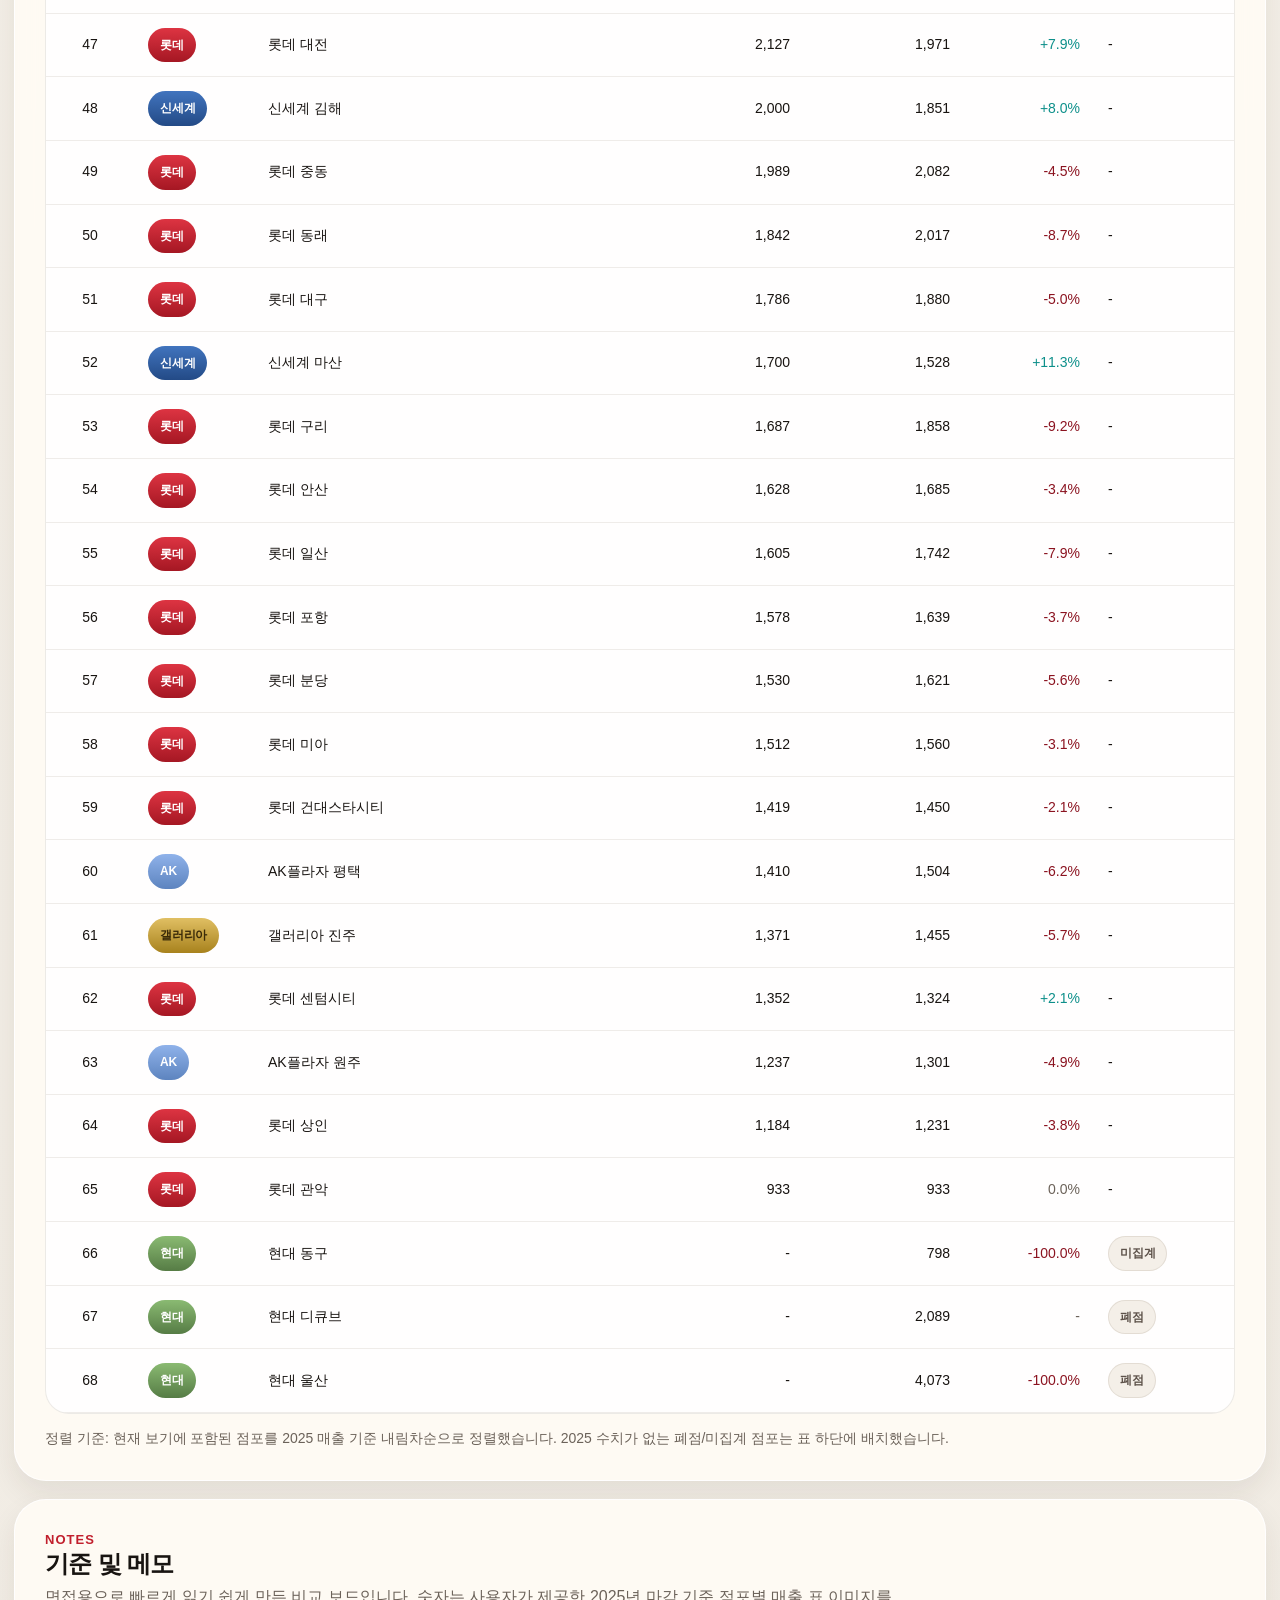
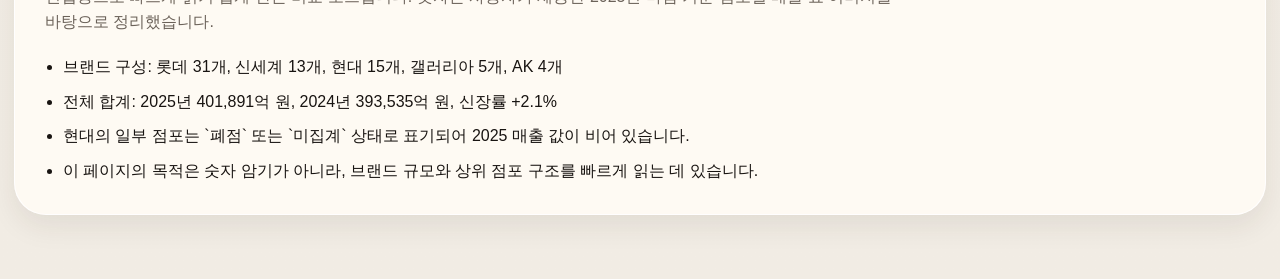
<file: lotte-interview/전국백화점_매출비교.html>
<!doctype html>
<html lang="ko">
<head>
  <meta charset="utf-8">
  <meta name="viewport" content="width=device-width, initial-scale=1">
  <title>2025 전국 주요 백화점 매출 비교 보드</title>
  <style>
    :root {
      --bg: #f4efe6;
      --surface: rgba(255, 251, 245, 0.92);
      --ink: #181411;
      --muted: #6b6259;
      --line: rgba(124, 101, 76, 0.16);
      --lotte-red: #c11f2d;
      --lotte-red-deep: #8b1320;
      --shin-blue: #2b5ea8;
      --hy-green: #6fa255;
      --gal-gold: #d1aa45;
      --ak-blue: #7aa0db;
      --navy: #123a73;
      --navy-soft: #dce8fb;
      --teal: #0d8f8a;
      --teal-soft: #d7f2ef;
      --gold: #c78b22;
      --gold-soft: #f6e7c5;
      --shadow-lg: 0 24px 60px rgba(52, 35, 21, 0.12);
      --shadow-md: 0 12px 28px rgba(52, 35, 21, 0.08);
      --radius-xl: 32px;
      --radius-lg: 24px;
      --max: 1380px;
    }

    * { box-sizing: border-box; }
    html { scroll-behavior: smooth; }
    body {
      margin: 0;
      color: var(--ink);
      font-family: "Pretendard", "Noto Sans KR", "Apple SD Gothic Neo", sans-serif;
      background:
        radial-gradient(circle at 0% 0%, rgba(193, 31, 45, 0.12), transparent 24%),
        radial-gradient(circle at 100% 0%, rgba(18, 58, 115, 0.14), transparent 22%),
        linear-gradient(180deg, #f8f4ed 0%, #f1ece4 100%);
      line-height: 1.55;
      word-break: keep-all;
      overflow-wrap: break-word;
    }
    a { color: inherit; text-decoration: none; }
    h1, h2, h3, h4 { margin: 0; line-height: 1.15; letter-spacing: -0.03em; }
    p { margin: 0; }
    .shell { width: min(calc(100% - 28px), var(--max)); margin: 0 auto; padding: 20px 0 64px; }
    .topbar {
      position: sticky;
      top: 14px;
      z-index: 40;
      margin-bottom: 18px;
      backdrop-filter: blur(18px);
      background: rgba(255, 251, 245, 0.84);
      border: 1px solid rgba(255, 255, 255, 0.8);
      border-radius: 999px;
      box-shadow: var(--shadow-md);
    }
    .topbar-inner {
      display: flex;
      flex-wrap: wrap;
      gap: 10px;
      align-items: center;
      justify-content: space-between;
      padding: 10px 12px;
    }
    .brand { display: flex; align-items: center; gap: 10px; font-weight: 800; letter-spacing: -0.02em; padding-left: 8px; }
    .brand-badge {
      width: 10px;
      height: 10px;
      border-radius: 50%;
      background: linear-gradient(135deg, var(--lotte-red), var(--gold));
      box-shadow: 0 0 0 8px rgba(193, 31, 45, 0.08);
    }
    .jump-links { display: flex; flex-wrap: wrap; gap: 8px; justify-content: flex-end; }
    .jump-links a {
      padding: 10px 14px;
      border-radius: 999px;
      background: #fff;
      border: 1px solid rgba(123, 104, 87, 0.12);
      color: #40362f;
      font-size: 13px;
      font-weight: 700;
    }
    .jump-links a.link-main {
      background: linear-gradient(180deg, rgba(193, 31, 45, 0.11), rgba(255,255,255,0.98));
      color: var(--lotte-red-deep);
      border-color: rgba(193, 31, 45, 0.18);
    }
    .hero, .section {
      border: 1px solid rgba(255, 255, 255, 0.82);
      box-shadow: var(--shadow-md);
      backdrop-filter: blur(12px);
    }
    .hero {
      padding: 42px;
      border-radius: 36px;
      background:
        linear-gradient(140deg, rgba(255, 252, 247, 0.98), rgba(251, 241, 231, 0.96)),
        linear-gradient(180deg, rgba(193, 31, 45, 0.12), rgba(18, 58, 115, 0.08));
    }
    .eyebrow {
      display: inline-flex;
      align-items: center;
      gap: 8px;
      padding: 9px 12px;
      border-radius: 999px;
      background: rgba(193, 31, 45, 0.09);
      color: var(--lotte-red-deep);
      font-size: 12px;
      font-weight: 900;
      letter-spacing: 0.08em;
      text-transform: uppercase;
    }
    h1 { margin-top: 18px; font-size: clamp(38px, 5vw, 72px); max-width: 980px; }
    .hero-summary { margin-top: 18px; max-width: 860px; font-size: 19px; color: var(--muted); }
    .hero-summary strong { color: var(--lotte-red-deep); }
    .hero-grid, .summary-grid, .brand-card-grid, .stats-grid {
      display: grid;
      grid-template-columns: repeat(12, minmax(0, 1fr));
      gap: 16px;
      margin-top: 24px;
    }
    .hero-card, .hero-note, .section, .brand-card, .stat-card, .controls-card {
      background: var(--surface);
      border-radius: var(--radius-lg);
      border: 1px solid rgba(255,255,255,0.86);
      box-shadow: var(--shadow-md);
    }
    .hero-card, .hero-note { padding: 24px; }
    .hero-card { grid-column: span 8; }
    .hero-note { grid-column: span 4; }
    .section { margin-top: 18px; padding: 30px; border-radius: var(--radius-xl); }
    .section-head { display: flex; align-items: end; justify-content: space-between; gap: 16px; margin-bottom: 20px; }
    .section-head p { margin-top: 8px; color: var(--muted); max-width: 860px; }
    .section-kicker { color: var(--lotte-red); font-weight: 900; font-size: 13px; letter-spacing: 0.08em; text-transform: uppercase; }
    .script-line {
      padding: 16px 18px;
      border-radius: 20px;
      background: linear-gradient(180deg, rgba(193, 31, 45, 0.08), rgba(255,255,255,0.92));
      border: 1px solid rgba(193, 31, 45, 0.12);
      font-size: 17px;
      font-weight: 700;
    }
    .hero-note ul, .notes-list { margin: 0; padding-left: 18px; }
    .hero-note li + li, .notes-list li + li { margin-top: 10px; }
    .tag-row, .filter-row, .legend-row { display: flex; flex-wrap: wrap; gap: 10px; }
    .tag, .filter-btn, .brand-chip, .status-chip {
      display: inline-flex;
      align-items: center;
      justify-content: center;
      gap: 8px;
      border-radius: 999px;
      font-weight: 800;
      letter-spacing: -0.02em;
    }
    .tag {
      padding: 10px 14px;
      font-size: 13px;
      background: #fff;
      border: 1px solid rgba(123, 104, 87, 0.12);
    }
    .tag.red { color: var(--lotte-red-deep); background: rgba(193, 31, 45, 0.08); }
    .tag.navy { color: var(--navy); background: var(--navy-soft); }
    .tag.teal { color: #0b6a66; background: var(--teal-soft); }
    .tag.gold { color: #8a6219; background: var(--gold-soft); }
    .brand-card-grid { margin-top: 0; }
    .brand-card {
      grid-column: span 2;
      padding: 18px;
      cursor: pointer;
      transition: transform 0.16s ease, box-shadow 0.16s ease, border-color 0.16s ease;
    }
    .brand-card:hover { transform: translateY(-2px); box-shadow: var(--shadow-lg); }
    .brand-card.active { border-color: rgba(24, 20, 17, 0.22); transform: translateY(-2px); box-shadow: var(--shadow-lg); }
    .brand-card.all.active { border-color: rgba(193, 31, 45, 0.2); }
    .brand-card.lotte { background: linear-gradient(180deg, rgba(193,31,45,0.06), rgba(255,255,255,0.98)); }
    .brand-card.shinsegae { background: linear-gradient(180deg, rgba(43,94,168,0.08), rgba(255,255,255,0.98)); }
    .brand-card.hyundai { background: linear-gradient(180deg, rgba(111,162,85,0.08), rgba(255,255,255,0.98)); }
    .brand-card.galleria { background: linear-gradient(180deg, rgba(209,170,69,0.11), rgba(255,255,255,0.98)); }
    .brand-card.ak { background: linear-gradient(180deg, rgba(122,160,219,0.1), rgba(255,255,255,0.98)); }
    .brand-card .brand-name { font-size: 21px; font-weight: 900; }
    .brand-card .brand-sub { margin-top: 6px; color: var(--muted); font-size: 13px; }
    .brand-card .brand-metric { margin-top: 14px; font-size: 28px; font-weight: 900; letter-spacing: -0.04em; }
    .brand-card .brand-growth { margin-top: 8px; font-size: 14px; font-weight: 800; }
    .controls-wrap {
      display: grid;
      grid-template-columns: 1.2fr 0.8fr;
      gap: 16px;
    }
    .controls-card { padding: 22px; }
    .filter-btn {
      padding: 12px 16px;
      background: #fff;
      border: 1px solid rgba(123, 104, 87, 0.14);
      color: #40362f;
      font-size: 14px;
      cursor: pointer;
    }
    .filter-btn.active {
      background: linear-gradient(180deg, rgba(193, 31, 45, 0.1), rgba(255,255,255,0.98));
      color: var(--lotte-red-deep);
      border-color: rgba(193, 31, 45, 0.18);
    }
    .search-box {
      width: 100%;
      margin-top: 14px;
      padding: 14px 16px;
      border-radius: 16px;
      border: 1px solid var(--line);
      background: rgba(255,255,255,0.88);
      font-size: 15px;
      color: var(--ink);
    }
    .stats-grid { margin-top: 16px; }
    .stat-card {
      grid-column: span 3;
      padding: 20px;
      min-height: 132px;
    }
    .stat-label { color: var(--muted); font-size: 13px; font-weight: 800; letter-spacing: 0.06em; text-transform: uppercase; }
    .stat-value { margin-top: 14px; font-size: clamp(28px, 3.4vw, 42px); font-weight: 900; letter-spacing: -0.04em; }
    .stat-sub { margin-top: 8px; color: var(--muted); font-size: 14px; }
    .spot { color: var(--lotte-red-deep); font-weight: 900; }
    .positive { color: var(--teal); }
    .negative { color: var(--lotte-red-deep); }
    .neutral { color: var(--muted); }
    .table-head {
      display: flex;
      flex-wrap: wrap;
      align-items: center;
      justify-content: space-between;
      gap: 12px;
      margin-bottom: 14px;
    }
    .table-meta { color: var(--muted); font-size: 14px; }
    .table-wrap {
      overflow: auto;
      border-radius: 24px;
      border: 1px solid rgba(123, 104, 87, 0.14);
      background: rgba(255,255,255,0.88);
    }
    table {
      width: 100%;
      min-width: 1040px;
      border-collapse: collapse;
    }
    thead th {
      position: sticky;
      top: 0;
      z-index: 1;
      padding: 16px 14px;
      background: #f9f4ee;
      color: #51463d;
      font-size: 13px;
      font-weight: 900;
      text-align: left;
      border-bottom: 1px solid rgba(123, 104, 87, 0.18);
    }
    tbody td {
      padding: 14px;
      border-bottom: 1px solid rgba(123, 104, 87, 0.12);
      font-size: 14px;
      vertical-align: middle;
    }
    tbody tr:hover { background: rgba(193, 31, 45, 0.04); }
    td.num { text-align: right; font-variant-numeric: tabular-nums; }
    td.center { text-align: center; }
    .brand-chip {
      padding: 8px 12px;
      font-size: 12px;
      color: #fff;
    }
    .brand-chip.롯데 { background: linear-gradient(180deg, #dd3442, #a51723); }
    .brand-chip.신세계 { background: linear-gradient(180deg, #4174be, #234a86); }
    .brand-chip.현대 { background: linear-gradient(180deg, #8aba72, #567c45); }
    .brand-chip.갤러리아 { background: linear-gradient(180deg, #e0bf63, #a8821d); color: #3a2a08; }
    .brand-chip.AK { background: linear-gradient(180deg, #8fb2ea, #5d84bf); }
    .status-chip {
      padding: 7px 11px;
      font-size: 12px;
      background: #f4efe8;
      color: #5d524a;
      border: 1px solid rgba(123, 104, 87, 0.14);
    }
    .footer-note {
      margin-top: 14px;
      color: var(--muted);
      font-size: 14px;
    }
    @media (max-width: 1180px) {
      .hero-card, .hero-note { grid-column: span 12; }
      .brand-card { grid-column: span 4; }
      .stat-card { grid-column: span 6; }
      .controls-wrap { grid-template-columns: 1fr; }
    }
    @media (max-width: 860px) {
      .shell { width: min(calc(100% - 18px), var(--max)); }
      .topbar { position: static; }
      .topbar-inner, .jump-links { justify-content: flex-start; }
      .hero, .section { padding: 22px; }
      .brand-card { grid-column: span 6; }
      .stat-card { grid-column: span 12; }
    }
    @media (max-width: 620px) {
      h1 { font-size: 36px; }
      .brand-card { grid-column: span 12; }
    }
  </style>
</head>
<body>
  <div class="shell">
    <nav class="topbar">
      <div class="topbar-inner">
        <div class="brand">
          <span class="brand-badge"></span>
          <span>2025 전국 주요 백화점 매출 비교 보드</span>
        </div>
        <div class="jump-links">
          <a class="link-main" href="./롯데백화점_IR_요약.html">IR 보드</a>
          <a class="link-main" href="./롯데백화점_경쟁사분석.html">경쟁사 분석</a>
          <a class="link-main" href="./롯데백화점_마케팅전략.html">마케팅 전략</a>
          <a href="#overview">브랜드 비교</a>
          <a href="#table">매출 표</a>
          <a href="#notes">기준/메모</a>
        </div>
      </div>
    </nav>

    <header class="hero">
      <div class="eyebrow">Department Store Market Board · 2025 Closing</div>
      <h1>전국 주요 백화점 68개 점포<br>총매출 비교를 한 번에 보기</h1>
      <p class="hero-summary">
        2025년 마감 기준 <strong>전국 주요 백화점 68개 점포</strong>를 전체와 브랜드별로 바로 전환해서 볼 수 있게 만들었습니다.
        면접에서는 숫자를 다 외우기보다, <strong>어느 브랜드가 얼마나 크고 어떤 점포가 상위권인지</strong>를 빠르게 읽는 것이 중요합니다.
      </p>
      <div class="hero-grid">
        <div class="hero-card">
          <h3>이 페이지 활용법</h3>
          <div class="script-line">
            먼저 <span class="spot">전체 68개</span>로 시장 판을 보고, 그다음 <span class="spot">롯데 / 신세계 / 현대 / 갤러리아 / AK</span>를 눌러 브랜드별 점포 구조를 확인하면 됩니다.
          </div>
          <div class="tag-row" style="margin-top:16px;">
            <span class="tag red">단위: 억원</span>
            <span class="tag navy">2025 마감 기준</span>
            <span class="tag teal">브랜드 필터 가능</span>
            <span class="tag gold">점포명 검색 가능</span>
          </div>
        </div>
        <aside class="hero-note">
          <h3>빠른 암기 포인트</h3>
          <ul>
            <li><span class="spot">1.</span> 전체 매출 총량은 롯데가 가장 크다</li>
            <li><span class="spot">2.</span> 최상위 점포 생산성은 신세계 강남이 강하다</li>
            <li><span class="spot">3.</span> 현대는 판교와 더현대 서울이 선두축이다</li>
            <li><span class="spot">4.</span> 갤러리아와 AK는 선택과 집중 구조가 뚜렷하다</li>
          </ul>
        </aside>
      </div>
    </header>

    <section class="section" id="overview">
      <div class="section-head">
        <div>
          <div class="section-kicker">Brand Overview</div>
          <h2>브랜드별 합산 매출 비교</h2>
          <p>아래 카드를 누르면 표가 바로 해당 브랜드로 전환됩니다. 전체 시장판을 먼저 보고, 원하는 브랜드를 눌러 점포 구성과 상위 점포를 확인하면 됩니다.</p>
        </div>
      </div>
      <div class="brand-card-grid" id="brandCards"></div>
    </section>

    <section class="section" id="table">
      <div class="section-head">
        <div>
          <div class="section-kicker">Filterable Table</div>
          <h2>전체 / 브랜드별 매출 비교 표</h2>
          <p>필터 버튼으로 전체 또는 브랜드별 보기로 전환할 수 있습니다. 검색창에 점포명을 입력하면 원하는 점포만 빠르게 찾을 수 있습니다.</p>
        </div>
      </div>

      <div class="controls-wrap">
        <div class="controls-card">
          <h3>브랜드 선택</h3>
          <div class="filter-row" id="filterButtons" style="margin-top:14px;"></div>
          <input id="searchInput" class="search-box" type="text" placeholder="점포명 검색 예: 잠실, 강남, 판교">
        </div>
        <div class="controls-card">
          <h3>현재 보기 요약</h3>
          <div class="legend-row" style="margin-top:14px;">
            <span class="tag red">전체 68개점 기준</span>
            <span class="tag navy">폐점/미집계는 상태 표기</span>
          </div>
          <div class="footer-note">팁: 브랜드를 좁힌 뒤 상위 점포와 역신장 점포를 같이 보면, 면접에서 점포 구조 해석이 훨씬 쉬워집니다.</div>
        </div>
      </div>

      <div class="stats-grid" id="statsGrid"></div>

      <div class="table-head">
        <h3 id="tableTitle">전체 68개 점포 보기</h3>
        <div class="table-meta" id="tableMeta">기준: 사용자 제공 표 이미지 · 2025년 마감 · 단위 억원</div>
      </div>

      <div class="table-wrap">
        <table>
          <thead>
            <tr>
              <th style="width:88px;">순위</th>
              <th style="width:120px;">브랜드</th>
              <th>점포명</th>
              <th style="width:160px;">2025 매출</th>
              <th style="width:160px;">2024 매출</th>
              <th style="width:130px;">신장률</th>
              <th style="width:140px;">상태</th>
            </tr>
          </thead>
          <tbody id="tableBody"></tbody>
        </table>
      </div>
      <div class="footer-note">정렬 기준: 현재 보기에 포함된 점포를 2025 매출 기준 내림차순으로 정렬했습니다. 2025 수치가 없는 폐점/미집계 점포는 표 하단에 배치했습니다.</div>
    </section>

    <section class="section" id="notes">
      <div class="section-head">
        <div>
          <div class="section-kicker">Notes</div>
          <h2>기준 및 메모</h2>
          <p>면접용으로 빠르게 읽기 쉽게 만든 비교 보드입니다. 숫자는 사용자가 제공한 2025년 마감 기준 점포별 매출 표 이미지를 바탕으로 정리했습니다.</p>
        </div>
      </div>
      <ul class="notes-list">
        <li>브랜드 구성: 롯데 31개, 신세계 13개, 현대 15개, 갤러리아 5개, AK 4개</li>
        <li>전체 합계: 2025년 401,891억 원, 2024년 393,535억 원, 신장률 +2.1%</li>
        <li>현대의 일부 점포는 `폐점` 또는 `미집계` 상태로 표기되어 2025 매출 값이 비어 있습니다.</li>
        <li>이 페이지의 목적은 숫자 암기가 아니라, 브랜드 규모와 상위 점포 구조를 빠르게 읽는 데 있습니다.</li>
      </ul>
    </section>
  </div>

  <script>
    const brandMeta = {
      "전체": { label: "전체", count: 68, sales2025: 401891, growth: 2.1, className: "all" },
      "롯데": { label: "롯데", count: 31, sales2025: 142223, growth: 3.0, className: "lotte" },
      "신세계": { label: "신세계", count: 13, sales2025: 131400, growth: 6.5, className: "shinsegae" },
      "현대": { label: "현대", count: 15, sales2025: 91049, growth: -3.6, className: "hyundai" },
      "갤러리아": { label: "갤러리아", count: 5, sales2025: 27099, growth: 0.2, className: "galleria" },
      "AK": { label: "AK", count: 4, sales2025: 10120, growth: -8.0, className: "ak" }
    };

    const stores = [
      { brand: "신세계", name: "신세계 강남점", sales2025: 35800, sales2024: 32325, growth: 10.8 },
      { brand: "신세계", name: "신세계 센텀시티", sales2025: 22300, sales2024: 20619, growth: 8.2 },
      { brand: "신세계", name: "신세계 대구", sales2025: 16400, sales2024: 15460, growth: 6.1 },
      { brand: "신세계", name: "신세계 본점", sales2025: 12400, sales2024: 11921, growth: 4.0 },
      { brand: "신세계", name: "신세계 Art&Science", sales2025: 10300, sales2024: 9510, growth: 8.3 },
      { brand: "신세계", name: "신세계 광주", sales2025: 8000, sales2024: 7911, growth: 1.1 },
      { brand: "신세계", name: "신세계 사우스시티(경기)", sales2025: 6500, sales2024: 6405, growth: 1.5 },
      { brand: "신세계", name: "신세계 타임스퀘어", sales2025: 6500, sales2024: 6138, growth: 5.9 },
      { brand: "신세계", name: "신세계 의정부", sales2025: 3800, sales2024: 3921, growth: -3.1 },
      { brand: "신세계", name: "신세계 천안아산", sales2025: 3100, sales2024: 3267, growth: -5.1 },
      { brand: "신세계", name: "신세계 하남", sales2025: 2600, sales2024: 2582, growth: 0.7 },
      { brand: "신세계", name: "신세계 김해", sales2025: 2000, sales2024: 1851, growth: 8.0 },
      { brand: "신세계", name: "신세계 마산", sales2025: 1700, sales2024: 1528, growth: 11.3 },

      { brand: "롯데", name: "롯데 잠실점", sales2025: 32891, sales2024: 30362, growth: 8.3 },
      { brand: "롯데", name: "롯데 본점", sales2025: 21805, sales2024: 20484, growth: 6.4 },
      { brand: "롯데", name: "롯데 부산본점", sales2025: 12326, sales2024: 11819, growth: 4.3 },
      { brand: "롯데", name: "롯데 인천터미널", sales2025: 8299, sales2024: 7876, growth: 5.4 },
      { brand: "롯데", name: "롯데 평촌", sales2025: 4529, sales2024: 4564, growth: -0.8 },
      { brand: "롯데", name: "타임빌라스 수원", sales2025: 4523, sales2024: 3801, growth: 19.0 },
      { brand: "롯데", name: "롯데 동탄", sales2025: 4454, sales2024: 4221, growth: 5.5 },
      { brand: "롯데", name: "롯데 광복", sales2025: 3961, sales2024: 3910, growth: 1.3 },
      { brand: "롯데", name: "롯데 창원", sales2025: 3846, sales2024: 3481, growth: 10.5 },
      { brand: "롯데", name: "롯데 노원", sales2025: 3751, sales2024: 4146, growth: -9.5 },
      { brand: "롯데", name: "롯데 김포공항", sales2025: 3614, sales2024: 3455, growth: 4.6 },
      { brand: "롯데", name: "롯데 영등포", sales2025: 3147, sales2024: 3374, growth: -6.7 },
      { brand: "롯데", name: "롯데 광주", sales2025: 2713, sales2024: 2762, growth: -1.8 },
      { brand: "롯데", name: "롯데 청량리", sales2025: 2655, sales2024: 2639, growth: 0.6 },
      { brand: "롯데", name: "롯데 전주", sales2025: 2551, sales2024: 2669, growth: -4.4 },
      { brand: "롯데", name: "롯데 울산", sales2025: 2536, sales2024: 2604, growth: -2.6 },
      { brand: "롯데", name: "롯데 강남", sales2025: 2450, sales2024: 2451, growth: 0.0 },
      { brand: "롯데", name: "롯데 대전", sales2025: 2127, sales2024: 1971, growth: 7.9 },
      { brand: "롯데", name: "롯데 중동", sales2025: 1989, sales2024: 2082, growth: -4.5 },
      { brand: "롯데", name: "롯데 동래", sales2025: 1842, sales2024: 2017, growth: -8.7 },
      { brand: "롯데", name: "롯데 대구", sales2025: 1786, sales2024: 1880, growth: -5.0 },
      { brand: "롯데", name: "롯데 구리", sales2025: 1687, sales2024: 1858, growth: -9.2 },
      { brand: "롯데", name: "롯데 안산", sales2025: 1628, sales2024: 1685, growth: -3.4 },
      { brand: "롯데", name: "롯데 일산", sales2025: 1605, sales2024: 1742, growth: -7.9 },
      { brand: "롯데", name: "롯데 포항", sales2025: 1578, sales2024: 1639, growth: -3.7 },
      { brand: "롯데", name: "롯데 분당", sales2025: 1530, sales2024: 1621, growth: -5.6 },
      { brand: "롯데", name: "롯데 미아", sales2025: 1512, sales2024: 1560, growth: -3.1 },
      { brand: "롯데", name: "롯데 건대스타시티", sales2025: 1419, sales2024: 1450, growth: -2.1 },
      { brand: "롯데", name: "롯데 센텀시티", sales2025: 1352, sales2024: 1324, growth: 2.1 },
      { brand: "롯데", name: "롯데 상인", sales2025: 1184, sales2024: 1231, growth: -3.8 },
      { brand: "롯데", name: "롯데 관악", sales2025: 933, sales2024: 933, growth: 0.0 },

      { brand: "현대", name: "현대 판교점", sales2025: 20291, sales2024: 17314, growth: 17.2 },
      { brand: "현대", name: "더현대 서울", sales2025: 12864, sales2024: 11994, growth: 7.3 },
      { brand: "현대", name: "현대 본점", sales2025: 12767, sales2024: 12016, growth: 6.2 },
      { brand: "현대", name: "현대 무역센터점", sales2025: 12731, sales2024: 12665, growth: 0.5 },
      { brand: "현대", name: "현대 대구", sales2025: 5920, sales2024: 6072, growth: -2.5 },
      { brand: "현대", name: "현대 목동", sales2025: 5731, sales2024: 6096, growth: -6.0 },
      { brand: "현대", name: "현대 중동", sales2025: 4533, sales2024: 4396, growth: 3.1 },
      { brand: "현대", name: "현대 천호", sales2025: 3660, sales2024: 3897, growth: -6.1 },
      { brand: "현대", name: "현대 킨텍스", sales2025: 3410, sales2024: 3498, growth: -2.5 },
      { brand: "현대", name: "현대 충청", sales2025: 3390, sales2024: 3600, growth: -5.8 },
      { brand: "현대", name: "현대 신촌", sales2025: 3212, sales2024: 3297, growth: -2.6 },
      { brand: "현대", name: "현대 미아", sales2025: 2540, sales2024: 2692, growth: -5.6 },
      { brand: "현대", name: "현대 디큐브", sales2025: null, sales2024: 2089, growth: null, status: "폐점" },
      { brand: "현대", name: "현대 울산", sales2025: null, sales2024: 4073, growth: -100.0, status: "폐점" },
      { brand: "현대", name: "현대 동구", sales2025: null, sales2024: 798, growth: -100.0, status: "미집계" },

      { brand: "갤러리아", name: "갤러리아 명품관", sales2025: 11513, sales2024: 10920, growth: 5.4 },
      { brand: "갤러리아", name: "갤러리아 타임월드", sales2025: 6032, sales2024: 6255, growth: -3.6 },
      { brand: "갤러리아", name: "갤러리아 광교", sales2025: 5125, sales2024: 5131, growth: -0.1 },
      { brand: "갤러리아", name: "갤러리아 센터시티", sales2025: 3058, sales2024: 3287, growth: -7.0 },
      { brand: "갤러리아", name: "갤러리아 진주", sales2025: 1371, sales2024: 1455, growth: -5.7 },

      { brand: "AK", name: "AK플라자 수원", sales2025: 4570, sales2024: 4794, growth: -4.7 },
      { brand: "AK", name: "AK플라자 분당", sales2025: 2903, sales2024: 3342, growth: -13.1 },
      { brand: "AK", name: "AK플라자 평택", sales2025: 1410, sales2024: 1504, growth: -6.2 },
      { brand: "AK", name: "AK플라자 원주", sales2025: 1237, sales2024: 1301, growth: -4.9 }
    ];

    const filterOrder = ["전체", "롯데", "신세계", "현대", "갤러리아", "AK"];
    const formatter = new Intl.NumberFormat("ko-KR");

    let activeBrand = "전체";
    let searchText = "";

    function formatMoney(value) {
      return value == null ? "-" : formatter.format(value);
    }

    function formatGrowth(value) {
      if (value == null) return "-";
      const sign = value > 0 ? "+" : "";
      return sign + value.toFixed(1) + "%";
    }

    function growthClass(value) {
      if (value == null) return "neutral";
      if (value > 0) return "positive";
      if (value < 0) return "negative";
      return "neutral";
    }

    function getFilteredStores() {
      return stores
        .filter((store) => activeBrand === "전체" || store.brand === activeBrand)
        .filter((store) => {
          if (!searchText) return true;
          return store.name.toLowerCase().includes(searchText);
        })
        .sort((a, b) => {
          const aValue = a.sales2025 == null ? -1 : a.sales2025;
          const bValue = b.sales2025 == null ? -1 : b.sales2025;
          if (bValue !== aValue) return bValue - aValue;
          return a.name.localeCompare(b.name, "ko");
        });
    }

    function renderBrandCards() {
      const container = document.getElementById("brandCards");
      container.innerHTML = filterOrder.map((brand) => {
        const meta = brandMeta[brand];
        const growthClassName = growthClass(meta.growth);
        const activeClass = brand === activeBrand ? "active" : "";
        return `
          <article class="brand-card ${meta.className} ${activeClass}" data-brand-card="${brand}">
            <div class="brand-name">${meta.label}</div>
            <div class="brand-sub">${formatter.format(meta.count)}개 점포</div>
            <div class="brand-metric">${formatter.format(meta.sales2025)}</div>
            <div class="brand-sub">2025 합산 매출</div>
            <div class="brand-growth ${growthClassName}">${formatGrowth(meta.growth)}</div>
          </article>
        `;
      }).join("");

      container.querySelectorAll("[data-brand-card]").forEach((card) => {
        card.addEventListener("click", () => {
          activeBrand = card.dataset.brandCard;
          updateView();
          document.getElementById("table").scrollIntoView({ behavior: "smooth", block: "start" });
        });
      });
    }

    function renderFilterButtons() {
      const container = document.getElementById("filterButtons");
      container.innerHTML = filterOrder.map((brand) => `
        <button class="filter-btn ${brand === activeBrand ? "active" : ""}" type="button" data-brand="${brand}">${brand}</button>
      `).join("");

      container.querySelectorAll("[data-brand]").forEach((button) => {
        button.addEventListener("click", () => {
          activeBrand = button.dataset.brand;
          updateView();
        });
      });
    }

    function renderStats(filtered) {
      const numericStores = filtered.filter((store) => store.sales2025 != null);
      const totalSales = numericStores.reduce((sum, store) => sum + store.sales2025, 0);
      const meta = brandMeta[activeBrand];
      const topStore = numericStores[0];
      const bestGrowth = numericStores.slice().sort((a, b) => b.growth - a.growth)[0];
      const stats = [
        {
          label: "현재 보기",
          value: activeBrand,
          sub: searchText ? `검색 결과 ${filtered.length}개 점포` : `${meta.count}개 점포 기준`
        },
        {
          label: "2025 매출 합계",
          value: formatter.format(totalSales),
          sub: "현재 표에 보이는 점포 기준"
        },
        {
          label: "대표 점포",
          value: topStore ? topStore.name : "-",
          sub: topStore ? `매출 ${formatter.format(topStore.sales2025)}억 원` : "검색 결과 없음"
        },
        {
          label: "브랜드 신장률",
          value: formatGrowth(meta.growth),
          sub: bestGrowth ? `최고 신장 점포: ${bestGrowth.name} (${formatGrowth(bestGrowth.growth)})` : "집계 가능한 점포 없음",
          className: growthClass(meta.growth)
        }
      ];

      document.getElementById("statsGrid").innerHTML = stats.map((stat) => `
        <article class="stat-card">
          <div class="stat-label">${stat.label}</div>
          <div class="stat-value ${stat.className || ""}">${stat.value}</div>
          <div class="stat-sub">${stat.sub}</div>
        </article>
      `).join("");
    }

    function renderTable(filtered) {
      const tbody = document.getElementById("tableBody");
      const rows = filtered.map((store, index) => `
        <tr>
          <td class="center">${index + 1}</td>
          <td><span class="brand-chip ${store.brand}">${store.brand}</span></td>
          <td>${store.name}</td>
          <td class="num">${formatMoney(store.sales2025)}</td>
          <td class="num">${formatMoney(store.sales2024)}</td>
          <td class="num ${growthClass(store.growth)}">${formatGrowth(store.growth)}</td>
          <td>${store.status ? `<span class="status-chip">${store.status}</span>` : "-"}</td>
        </tr>
      `).join("");

      tbody.innerHTML = rows || `
        <tr>
          <td colspan="7" class="center" style="padding:32px; color: var(--muted);">조건에 맞는 점포가 없습니다.</td>
        </tr>
      `;
    }

    function updateMeta(filtered) {
      const titleBase = activeBrand === "전체" ? "전체 68개 점포 보기" : `${activeBrand} 브랜드 보기`;
      const searchSuffix = searchText ? ` · 검색 결과 ${filtered.length}개` : "";
      document.getElementById("tableTitle").textContent = titleBase + searchSuffix;
      document.getElementById("tableMeta").textContent = "기준: 사용자 제공 표 이미지 · 2025년 마감 · 단위 억원";
    }

    function updateView() {
      renderBrandCards();
      renderFilterButtons();
      const filtered = getFilteredStores();
      renderStats(filtered);
      renderTable(filtered);
      updateMeta(filtered);
    }

    document.getElementById("searchInput").addEventListener("input", (event) => {
      searchText = event.target.value.trim().toLowerCase();
      updateView();
    });

    updateView();
  </script>
</body>
</html>
</file>
<file: styles.css>
:root {
  --bg: #030303;
  --bg-grad-1: rgba(173, 155, 124, 0.16);
  --bg-grad-2: rgba(215, 255, 47, 0.12);
  --bg-base-top: #020202;
  --bg-base-mid: #070707;
  --bg-base-bottom: #050505;
  --surface: rgba(16, 16, 16, 0.84);
  --surface-strong: rgba(24, 24, 24, 0.96);
  --surface-soft: rgba(255, 255, 255, 0.05);
  --header-bg: rgba(8, 8, 8, 0.72);
  --line: rgba(255, 255, 255, 0.12);
  --text: #f6f2eb;
  --muted: #c4bcaf;
  --dim: #847c70;
  --grid-line: rgba(255, 255, 255, 0.028);
  --visual-top: #0f0f0f;
  --visual-bottom: #060606;
  --lime: #d7ff2f;
  --lime-soft: rgba(215, 255, 47, 0.16);
  --accent-glow: rgba(215, 255, 47, 0.22);
  --accent-contrast: #0a0a0a;
  --gold: #ad9b7c;
  --gold-soft: rgba(173, 155, 124, 0.18);
  --danger: #ff7657;
  --max-width: 1200px;
  --shadow: 0 30px 80px rgba(0, 0, 0, 0.38);
  --radius-xl: 32px;
  --radius-lg: 24px;
  --radius-md: 18px;
  --radius-sm: 12px;
}

[data-theme="light"] {
  --bg: #f7f4ef;
  --bg-grad-1: rgba(218, 41, 28, 0.1);
  --bg-grad-2: rgba(135, 118, 105, 0.16);
  --bg-base-top: #fcfbf9;
  --bg-base-mid: #f4f1ec;
  --bg-base-bottom: #ebe5de;
  --surface: rgba(255, 255, 255, 0.88);
  --surface-strong: rgba(255, 255, 255, 0.96);
  --surface-soft: rgba(84, 88, 90, 0.05);
  --header-bg: rgba(255, 255, 255, 0.78);
  --line: rgba(84, 88, 90, 0.16);
  --text: #000000;
  --muted: #54585a;
  --dim: #877c7b;
  --grid-line: rgba(84, 88, 90, 0.05);
  --visual-top: #f0ece7;
  --visual-bottom: #e0d8cf;
  --lime: #da291c;
  --lime-soft: rgba(218, 41, 28, 0.1);
  --accent-glow: rgba(218, 41, 28, 0.18);
  --accent-contrast: #ffffff;
  --gold: #877669;
  --gold-soft: rgba(135, 118, 105, 0.14);
  --shadow: 0 24px 60px rgba(84, 88, 90, 0.12);
}

* {
  box-sizing: border-box;
}

html {
  scroll-behavior: smooth;
}

body {
  margin: 0;
  color: var(--text);
  background:
    radial-gradient(circle at top left, var(--bg-grad-1), transparent 28%),
    radial-gradient(circle at 82% 14%, var(--bg-grad-2), transparent 24%),
    linear-gradient(180deg, var(--bg-base-top) 0%, var(--bg-base-mid) 28%, var(--bg-base-bottom) 100%);
  font-family: "Bahnschrift", "Aptos", "Segoe UI", sans-serif;
  line-height: 1.6;
  transition:
    background 220ms ease,
    color 220ms ease;
}

body::before {
  position: fixed;
  inset: 0;
  z-index: -1;
  background-image:
    linear-gradient(var(--grid-line) 1px, transparent 1px),
    linear-gradient(90deg, var(--grid-line) 1px, transparent 1px);
  background-size: 64px 64px;
  content: "";
  opacity: 0.18;
  pointer-events: none;
}

img {
  display: block;
  width: 100%;
}

a {
  color: inherit;
  text-decoration: none;
}

p,
ul,
h1,
h2,
h3 {
  margin-top: 0;
}

ul {
  margin-bottom: 0;
  padding-left: 1.2rem;
}

.page-shell {
  width: min(100%, 1600px);
  margin: 0 auto;
  padding: 0 24px 48px;
}

.site-header {
  position: sticky;
  top: 16px;
  z-index: 10;
  display: flex;
  align-items: center;
  justify-content: space-between;
  gap: 24px;
  width: min(100%, var(--max-width));
  margin: 16px auto 0;
  padding: 14px 18px;
  border: 1px solid var(--line);
  border-radius: 999px;
  background: var(--header-bg);
  backdrop-filter: blur(20px);
  box-shadow: var(--shadow);
}

.header-tools {
  display: inline-flex;
  align-items: center;
  gap: 14px;
}

.brand {
  display: inline-flex;
  align-items: center;
  gap: 16px;
}

.brand-logo {
  display: block;
  width: auto;
  height: 52px;
}

.site-nav {
  display: inline-flex;
  gap: 18px;
  font-size: 0.9rem;
  color: var(--muted);
}

.theme-toggle {
  padding: 0;
  border: 0;
  background: transparent;
  color: var(--text);
  cursor: pointer;
}

.theme-toggle-track {
  display: inline-flex;
  align-items: center;
  gap: 10px;
  min-width: 132px;
  padding: 6px 10px;
  border: 1px solid var(--line);
  border-radius: 999px;
  background: var(--surface-soft);
  transition:
    background 220ms ease,
    border-color 220ms ease;
}

.theme-toggle-label {
  color: var(--muted);
  font-size: 0.78rem;
  font-weight: 700;
  letter-spacing: 0.08em;
  text-transform: uppercase;
}

.theme-toggle-thumb {
  position: relative;
  width: 36px;
  height: 20px;
  border-radius: 999px;
  flex: 0 0 auto;
  background: linear-gradient(135deg, var(--gold), var(--lime));
}

.theme-toggle-thumb::after {
  position: absolute;
  top: 2px;
  left: 2px;
  width: 16px;
  height: 16px;
  border-radius: 50%;
  background: #fff;
  box-shadow: 0 2px 8px rgba(0, 0, 0, 0.2);
  content: "";
  transition: transform 180ms ease;
}

[data-theme="light"] .theme-toggle-thumb::after {
  transform: translateX(16px);
}

[data-theme="light"] .theme-toggle-label-light,
[data-theme="dark"] .theme-toggle-label-dark {
  color: var(--text);
}

.site-nav a {
  transition: color 180ms ease;
}

.site-nav a:hover,
.site-nav a:focus-visible {
  color: var(--lime);
}

.section {
  width: min(100%, var(--max-width));
  margin: 0 auto;
}

.hero {
  display: grid;
  grid-template-columns: minmax(0, 1.35fr) minmax(300px, 0.8fr);
  gap: 28px;
  align-items: stretch;
  min-height: calc(100vh - 110px);
  padding: 110px 0 56px;
}

.hero-copy,
.profile-card,
.fit-card,
.project-card,
.timeline-item,
.next-card {
  border: 1px solid var(--line);
  background: var(--surface);
  box-shadow: var(--shadow);
  transition:
    background 220ms ease,
    border-color 220ms ease,
    box-shadow 220ms ease;
}

.hero-copy {
  position: relative;
  overflow: hidden;
  padding: 42px;
  border-radius: var(--radius-xl);
}

.hero-copy::after {
  position: absolute;
  inset: auto -80px -80px auto;
  width: 260px;
  height: 260px;
  border-radius: 50%;
  background: radial-gradient(circle, rgba(215, 255, 47, 0.22) 0%, transparent 66%);
  content: "";
}

.eyebrow {
  margin-bottom: 18px;
  color: var(--gold);
  font-size: 0.82rem;
  font-weight: 700;
  letter-spacing: 0.24em;
}

.hero-identity {
  margin-bottom: 16px;
  color: #fff;
  font-size: clamp(2.1rem, 4.8vw, 5rem);
  line-height: 0.94;
  font-weight: 800;
  letter-spacing: -0.05em;
  word-break: keep-all;
  white-space: normal;
}

[data-theme="light"] .hero-identity {
  color: #111;
}

.hero-identity span {
  color: var(--lime);
  font-weight: 800;
}

.hero h1 {
  margin-bottom: 18px;
  font-size: clamp(1.9rem, 4vw, 3.3rem);
  line-height: 1.02;
  letter-spacing: -0.03em;
  color: var(--muted);
}


.hero-title-main,
.hero-title-keyword {
  display: block;
}

.hero-title-main {
  color: var(--muted);
}

.hero-title-keyword {
  margin-top: 8px;
  color: var(--text);
}

.hero-bracket {
  color: #fff;
  opacity: 0.88;
}

[data-theme="light"] .hero-bracket {
  color: #000;
  opacity: 1;
}

.hero-word {
  color: var(--lime);
  text-shadow: 0 0 24px var(--accent-glow);
}

.hero-subtitle {
  max-width: 720px;
  margin-bottom: 26px;
  color: var(--muted);
  font-size: 1.08rem;
  word-break: keep-all;
}

.hero-actions {
  display: flex;
  flex-wrap: wrap;
  gap: 14px;
  margin-bottom: 34px;
}

.hero-controls {
  display: flex;
  flex-wrap: wrap;
  gap: 10px;
  margin-bottom: 28px;
}

.hero-control {
  min-width: 54px;
  min-height: 42px;
  padding: 0 10px;
  border: 0;
  border-radius: 999px;
  background: transparent;
  color: #fff;
  font-size: 1.15rem;
  font-weight: 800;
  cursor: pointer;
  transition:
    transform 180ms ease,
    opacity 180ms ease,
    color 180ms ease;
}

.hero-control:hover,
.hero-control:focus-visible {
  transform: translateY(-2px);
  opacity: 0.72;
  outline: none;
}

.hero-control.is-paused {
  color: #fff;
}

[data-theme="light"] .hero-control,
[data-theme="light"] .hero-control.is-paused {
  color: #000;
}

.button {
  display: inline-flex;
  align-items: center;
  justify-content: center;
  min-height: 50px;
  padding: 0 22px;
  border-radius: 999px;
  font-weight: 700;
  transition:
    transform 180ms ease,
    border-color 180ms ease,
    background-color 180ms ease;
}

.button:hover,
.button:focus-visible {
  transform: translateY(-2px);
}

.button-primary {
  background: var(--lime);
  color: var(--accent-contrast);
}

.button-secondary {
  border: 1px solid var(--line);
  background: var(--surface-soft);
  color: var(--text);
}

.button-tracker {
  border-color: rgba(255, 255, 255, 0.72);
  background: #fff;
  color: #111;
  font-weight: 800;
}

[data-theme="light"] .button-tracker {
  border-color: color-mix(in srgb, var(--gold) 56%, var(--line));
  background: var(--gold);
  color: #fff;
}

.metric-strip {
  display: grid;
  grid-template-columns: repeat(3, minmax(0, 1fr));
  gap: 14px;
}

.metric-card {
  padding: 16px 18px;
  border: 1px solid var(--line);
  border-radius: var(--radius-md);
  background: var(--surface-soft);
}

.metric-kicker {
  margin-bottom: 6px;
  color: var(--gold);
  font-size: 0.8rem;
  font-weight: 800;
  letter-spacing: 0.16em;
}

.metric-card strong {
  display: block;
  margin-bottom: 8px;
  color: var(--lime);
  font-size: 1.04rem;
  line-height: 1.5;
  word-break: keep-all;
}

.metric-card span {
  color: var(--muted);
  font-size: 0.92rem;
  line-height: 1.7;
  word-break: keep-all;
}

.profile-panel {
  display: flex;
}

.profile-card {
  position: relative;
  width: 100%;
  padding: 30px;
  border-radius: var(--radius-xl);
  background:
    linear-gradient(180deg, rgba(173, 155, 124, 0.12) 0%, rgba(10, 10, 10, 0.9) 100%),
    var(--surface-strong);
}

[data-theme="light"] .profile-card {
  background:
    linear-gradient(180deg, rgba(135, 118, 105, 0.16) 0%, rgba(255, 255, 255, 0.98) 40%, rgba(248, 245, 240, 1) 100%),
    var(--surface-strong);
}

.profile-card::before {
  position: absolute;
  inset: 18px;
  border: 1px solid var(--line);
  border-radius: calc(var(--radius-xl) - 10px);
  content: "";
  pointer-events: none;
}

.profile-label,
.profile-role,
.profile-key {
  color: var(--gold);
}

.profile-name-en {
  margin-bottom: 6px;
  color: var(--muted);
  font-size: 1rem;
  font-weight: 600;
  letter-spacing: 0.04em;
}

.profile-greeting {
  margin-bottom: 10px;
  color: var(--text);
  font-size: 1rem;
  line-height: 1.7;
  word-break: keep-all;
}

.profile-hero {
  display: grid;
  grid-template-columns: 132px minmax(0, 1fr);
  gap: 18px;
  align-items: center;
  margin-bottom: 24px;
}

.profile-avatar {
  position: relative;
  overflow: hidden;
  aspect-ratio: 3 / 4;
  border: 1px solid var(--line);
  border-radius: 22px;
  background: rgba(255, 255, 255, 0.06);
}

.profile-avatar img {
  width: 100%;
  height: 100%;
  object-fit: cover;
}

.profile-label {
  margin-bottom: 6px;
  font-size: 0.82rem;
  letter-spacing: 0.18em;
  text-transform: uppercase;
}

.profile-card h2 {
  margin-bottom: 4px;
  font-size: 2.2rem;
}

.profile-role {
  margin-bottom: 24px;
  font-size: 1rem;
}

.profile-block + .profile-block {
  margin-top: 18px;
}

.profile-key {
  display: inline-block;
  margin-bottom: 6px;
  font-size: 0.82rem;
  font-weight: 700;
  letter-spacing: 0.12em;
  text-transform: uppercase;
}

.profile-block p {
  margin-bottom: 0;
  color: var(--muted);
}

.profile-timeline {
  display: grid;
  gap: 10px;
}

.profile-timeline-item {
  display: grid;
  grid-template-columns: 164px minmax(0, 1fr);
  gap: 14px;
  padding: 6px 0;
  border-bottom: 1px solid var(--line);
}

.profile-timeline-date {
  color: var(--gold);
  font-size: 0.94rem;
  font-weight: 800;
  letter-spacing: 0.04em;
}

.profile-timeline-item p {
  color: var(--text);
  font-size: 0.96rem;
  line-height: 1.45;
}

.profile-stack {
  display: flex;
  flex-wrap: wrap;
  gap: 10px;
  margin-top: 26px;
}

.profile-stack span,
.project-tags span,
.next-label {
  padding: 8px 12px;
  border-radius: 999px;
  font-size: 0.8rem;
  font-weight: 700;
  letter-spacing: 0.03em;
}

.profile-stack span {
  background: var(--gold-soft);
  color: #f5ebdc;
}

[data-theme="light"] .profile-stack span {
  color: var(--text);
}

.section-heading {
  max-width: 780px;
  margin-bottom: 30px;
}

.section-heading h2 {
  margin-bottom: 10px;
  font-size: clamp(2rem, 3vw, 3.4rem);
  line-height: 1.06;
  letter-spacing: -0.04em;
  word-break: keep-all;
  overflow-wrap: normal;
}

.section-heading p:last-child {
  margin-bottom: 0;
  color: var(--muted);
  font-size: 1.02rem;
}

.section-fit .section-heading {
  max-width: 920px;
}

.section-fit .section-heading p {
  word-break: keep-all;
}

.section-projects .section-heading {
  max-width: 980px;
}

.section-projects .section-heading p {
  word-break: keep-all;
}

.section-tracker .section-heading,
.section-next .section-heading {
  max-width: 1100px;
}

.section-tracker .section-heading p,
.section-next .section-heading p {
  word-break: keep-all;
}

.tracker-heading-line {
  display: block;
}

.tracker-heading-accent {
  color: var(--lime);
}

.section-fit,
.section-projects,
.section-timeline,
.section-next {
  padding: 42px 0;
}

.project-jump {
  display: flex;
  flex-wrap: wrap;
  gap: 10px;
  margin-top: 18px;
}

.project-jump a {
  display: inline-flex;
  align-items: center;
  justify-content: center;
  min-width: 48px;
  height: 48px;
  border: 1px solid var(--line);
  border-radius: 999px;
  background: var(--surface-soft);
  color: var(--text);
  font-size: 0.95rem;
  font-weight: 800;
  letter-spacing: 0.04em;
  transition:
    transform 180ms ease,
    border-color 180ms ease,
    background 180ms ease,
    color 180ms ease;
}

.project-jump a:hover,
.project-jump a:focus-visible {
  transform: translateY(-2px);
  border-color: var(--lime);
  background: var(--lime-soft);
  color: var(--lime);
}

.fit-grid {
  display: grid;
  grid-template-columns: repeat(2, minmax(0, 1fr));
  gap: 18px;
}

.fit-card {
  padding: 28px;
  border-radius: var(--radius-lg);
}

.fit-index {
  display: inline-flex;
  margin-bottom: 12px;
  color: var(--lime);
  font-size: 0.88rem;
  font-weight: 700;
  letter-spacing: 0.12em;
}

.fit-card h3 {
  margin-bottom: 10px;
  font-size: 1.32rem;
}

.fit-card p,
.fit-card li {
  color: var(--muted);
}

.project-list {
  display: flex;
  flex-direction: column;
  gap: 24px;
}

.project-card {
  display: grid;
  grid-template-columns: minmax(280px, 0.9fr) minmax(0, 1.1fr);
  overflow: hidden;
  border-radius: var(--radius-xl);
  scroll-margin-top: 120px;
}

.project-card-reverse {
  grid-template-columns: minmax(0, 1.1fr) minmax(280px, 0.9fr);
}

.project-card-reverse .project-visual {
  order: 2;
}

.project-card-reverse .project-body {
  order: 1;
}

.project-visual {
  display: flex;
  align-items: center;
  justify-content: center;
  min-height: 360px;
  padding: 28px;
  background:
    radial-gradient(circle at top, var(--bg-grad-2), transparent 40%),
    linear-gradient(180deg, var(--visual-top), var(--visual-bottom));
}

.project-frame {
  width: 100%;
  max-width: 380px;
  padding: 28px;
  border: 1px solid var(--line);
  border-radius: var(--radius-lg);
  background: color-mix(in srgb, var(--surface-strong) 88%, transparent);
  box-shadow: var(--shadow);
}

.project-frame-image {
  max-width: 430px;
  padding: 0;
  overflow: hidden;
}

.project-image {
  display: block;
  width: 100%;
  height: 100%;
  min-height: 320px;
  object-fit: cover;
  cursor: zoom-in;
}

.project-visual-title {
  margin-bottom: 18px;
  color: var(--gold);
  font-size: 0.82rem;
  font-weight: 700;
  letter-spacing: 0.2em;
}

.project-visual-list {
  margin: 0;
  padding-left: 1.1rem;
  color: var(--text);
}

.project-visual-list li + li {
  margin-top: 10px;
}

.project-body {
  padding: 30px;
}

.project-meta {
  margin-bottom: 8px;
  color: var(--gold);
  font-size: 0.82rem;
  font-weight: 700;
  letter-spacing: 0.12em;
}

.project-body h3 {
  margin-bottom: 12px;
  font-size: 1.8rem;
  line-height: 1.12;
  word-break: keep-all;
  overflow-wrap: normal;
}

.project-summary,
.project-points li {
  color: var(--muted);
}

.project-summary {
  margin-bottom: 18px;
  font-size: 1.04rem;
  line-height: 1.7;
  word-break: keep-all;
}

.project-block + .project-block {
  margin-top: 16px;
}

.project-block-title {
  margin-bottom: 6px;
  color: var(--gold);
  font-size: 0.92rem;
  font-weight: 800;
  letter-spacing: 0.06em;
}

.project-block-copy {
  margin-bottom: 0;
  color: var(--muted);
  line-height: 1.7;
  word-break: keep-all;
}

.project-points {
  margin-bottom: 0;
}

.project-tags {
  display: flex;
  flex-wrap: wrap;
  gap: 10px;
}

.project-emphasis {
  color: var(--lime);
  font-weight: 800;
}

.project-fit-note {
  margin: 18px 0 20px;
  padding: 14px 16px;
  border-left: 3px solid var(--lime);
  background: var(--surface-soft);
  color: var(--text);
  line-height: 1.7;
  word-break: keep-all;
}

.project-tags span {
  background: var(--lime-soft);
  color: var(--lime);
}

.timeline {
  display: grid;
  grid-template-columns: repeat(2, minmax(0, 1fr));
  gap: 18px;
}

.timeline-item {
  padding: 24px;
  border-radius: var(--radius-lg);
}

.timeline-date {
  display: inline-block;
  margin-bottom: 10px;
  color: var(--gold);
  font-size: 0.86rem;
  font-weight: 700;
  letter-spacing: 0.1em;
}

.timeline-item h3 {
  margin-bottom: 8px;
  font-size: 1.18rem;
}

.timeline-item p {
  margin-bottom: 0;
  color: var(--muted);
}

.next-grid {
  display: grid;
  grid-template-columns: repeat(auto-fit, minmax(240px, 1fr));
  gap: 18px;
}

.next-card {
  padding: 28px;
  border-radius: var(--radius-lg);
}

.next-card-featured {
  position: relative;
  overflow: hidden;
  border-color: color-mix(in srgb, var(--lime) 44%, var(--line));
  background:
    radial-gradient(circle at top right, var(--lime-soft), transparent 36%),
    linear-gradient(180deg, color-mix(in srgb, var(--surface-strong) 94%, transparent), var(--surface));
}

.next-card-featured::after {
  position: absolute;
  inset: 14px;
  border: 1px solid color-mix(in srgb, var(--lime) 28%, transparent);
  border-radius: calc(var(--radius-lg) - 8px);
  content: "";
  pointer-events: none;
}

.next-label {
  display: inline-flex;
  margin-bottom: 16px;
  background: var(--gold-soft);
  color: var(--gold);
}

.next-card h3 {
  margin-bottom: 10px;
  font-size: 1.36rem;
}

.next-kicker {
  margin-bottom: 8px;
  color: var(--lime);
  font-size: 0.8rem;
  font-weight: 800;
  letter-spacing: 0.16em;
}

.next-card p {
  margin-bottom: 0;
  color: var(--muted);
}

.next-link {
  display: inline-flex;
  align-items: center;
  justify-content: center;
  min-height: 48px;
  margin-top: 18px;
  padding: 0 20px;
  border: 1px solid color-mix(in srgb, var(--lime) 44%, var(--line));
  border-radius: 999px;
  background: linear-gradient(135deg, color-mix(in srgb, var(--lime) 86%, white 14%), color-mix(in srgb, var(--gold) 26%, var(--lime)));
  color: var(--accent-contrast);
  font-size: 0.95rem;
  font-weight: 800;
  transition:
    transform 180ms ease,
    border-color 180ms ease,
    background 180ms ease;
}

.image-modal {
  position: fixed;
  inset: 0;
  z-index: 120;
  display: grid;
  place-items: center;
  padding: 28px;
  opacity: 0;
  pointer-events: none;
  transition: opacity 180ms ease;
}

.image-modal.is-open {
  opacity: 1;
  pointer-events: auto;
}

.image-modal-backdrop {
  position: absolute;
  inset: 0;
  background: rgba(0, 0, 0, 0.82);
  backdrop-filter: blur(8px);
}

.image-modal-dialog {
  position: relative;
  z-index: 1;
  width: min(1040px, calc(100vw - 48px));
}

.image-modal-content {
  display: block;
  width: 100%;
  max-height: calc(100vh - 96px);
  border-radius: 24px;
  background: #111;
  box-shadow: 0 32px 80px rgba(0, 0, 0, 0.4);
  object-fit: contain;
}

.image-modal-close {
  position: absolute;
  top: -18px;
  right: -18px;
  z-index: 2;
  width: 44px;
  height: 44px;
  border: 1px solid color-mix(in srgb, var(--line) 76%, white 24%);
  border-radius: 999px;
  background: color-mix(in srgb, var(--surface-strong) 92%, black 8%);
  color: var(--text);
  font-size: 1rem;
  font-weight: 800;
  cursor: pointer;
}

[data-theme="light"] .image-modal-close {
  background: rgba(255, 255, 255, 0.94);
  border-color: rgba(0, 0, 0, 0.14);
  color: #111;
}

.next-link:hover,
.next-link:focus-visible {
  transform: translateY(-2px);
  border-color: var(--lime);
  filter: brightness(1.02);
}

.tracker-panel {
  padding: 32px;
}

.tracker-description {
  word-break: keep-all;
  line-height: 1.8;
}

.tracker-copy {
  max-width: 760px;
}

.tracker-points,
.next-points {
  margin: 18px 0 0;
  padding-left: 1.15rem;
  color: var(--muted);
}

.tracker-points li,
.next-points li {
  line-height: 1.8;
  word-break: keep-all;
}

.tracker-points li + li,
.next-points li + li {
  margin-top: 10px;
}

.next-point-lead {
  color: var(--text);
  font-weight: 800;
}


.festival-tracker-panel {
  display: grid;
  gap: 24px;
  padding: 32px;
  overflow: hidden;
}

.festival-overview {
  display: grid;
  grid-template-columns: repeat(4, minmax(0, 1fr));
  gap: 14px;
}

.festival-stat {
  min-height: 120px;
  padding: 20px;
  border: 1px solid var(--line);
  border-radius: var(--radius-md);
  background: color-mix(in srgb, var(--surface-soft) 78%, transparent 22%);
}

.festival-stat span {
  display: block;
  color: var(--dim);
  font-size: 0.78rem;
  font-weight: 800;
  letter-spacing: 0.08em;
  text-transform: uppercase;
}

.festival-stat strong {
  display: block;
  margin-top: 12px;
  color: var(--text);
  font-size: clamp(1.35rem, 2.6vw, 2.1rem);
  line-height: 1.1;
}

.festival-stat p {
  margin: 10px 0 0;
  color: var(--muted);
  font-size: 0.9rem;
  word-break: keep-all;
}

.festival-workbench {
  display: grid;
  grid-template-columns: minmax(0, 1.45fr) minmax(300px, 0.8fr);
  gap: 18px;
  align-items: stretch;
}

.festival-map-card,
.festival-detail-card,
.festival-ranking-card {
  border: 1px solid var(--line);
  border-radius: var(--radius-lg);
  background: color-mix(in srgb, var(--surface-strong) 86%, transparent 14%);
  box-shadow: var(--shadow);
}

.festival-map-card {
  padding: 24px;
}

.festival-map-toolbar {
  display: flex;
  gap: 16px;
  align-items: center;
  justify-content: space-between;
  margin-bottom: 18px;
}

.festival-metric-toggle {
  display: inline-flex;
  gap: 6px;
  padding: 5px;
  border: 1px solid var(--line);
  border-radius: 999px;
  background: var(--surface-soft);
}

.festival-metric-button {
  min-width: 72px;
  padding: 8px 12px;
  border: 0;
  border-radius: 999px;
  background: transparent;
  color: var(--muted);
  font: inherit;
  font-size: 0.85rem;
  font-weight: 800;
  cursor: pointer;
}

.festival-metric-button.is-active {
  background: var(--lime);
  color: var(--accent-contrast);
}

.festival-map {
  display: grid;
  grid-template-columns: repeat(5, minmax(72px, 1fr));
  grid-auto-rows: minmax(78px, auto);
  gap: 10px;
  min-height: 445px;
}

.festival-region {
  position: relative;
  display: flex;
  min-width: 0;
  min-height: 78px;
  flex-direction: column;
  align-items: flex-start;
  justify-content: space-between;
  padding: 13px;
  border: 1px solid color-mix(in srgb, var(--line) 72%, var(--lime) 28%);
  border-radius: var(--radius-sm);
  background:
    linear-gradient(135deg, color-mix(in srgb, var(--lime) calc(var(--heat) * 1%), transparent), transparent 76%),
    color-mix(in srgb, var(--surface-soft) 82%, transparent 18%);
  color: var(--text);
  font: inherit;
  cursor: pointer;
  transition:
    transform 180ms ease,
    border-color 180ms ease,
    background 180ms ease;
}

.festival-region:hover,
.festival-region:focus-visible,
.festival-region.is-active {
  transform: translateY(-3px);
  border-color: var(--lime);
  outline: 0;
}

.festival-region.is-active {
  background:
    linear-gradient(135deg, color-mix(in srgb, var(--lime) 32%, transparent), transparent 78%),
    color-mix(in srgb, var(--surface-strong) 90%, transparent 10%);
}

.festival-region-name {
  font-size: 1rem;
  font-weight: 900;
}

.festival-region-value {
  color: var(--muted);
  font-size: 0.86rem;
  font-weight: 700;
}

.festival-detail-card {
  display: grid;
  align-content: start;
  gap: 18px;
  padding: 26px;
}

.festival-detail-card h3 {
  margin-bottom: 0;
  font-size: clamp(1.6rem, 3vw, 2.5rem);
  line-height: 1.05;
}

.festival-detail-metrics {
  display: grid;
  gap: 10px;
}

.festival-detail-metric {
  display: flex;
  justify-content: space-between;
  gap: 14px;
  padding: 12px 0;
  border-bottom: 1px solid var(--line);
  color: var(--muted);
}

.festival-detail-metric strong {
  color: var(--text);
}

.festival-top-event {
  padding: 16px;
  border-radius: var(--radius-md);
  background: var(--gold-soft);
  color: var(--muted);
  word-break: keep-all;
}

.festival-top-event strong {
  display: block;
  margin-top: 6px;
  color: var(--text);
  font-size: 1.04rem;
}

.festival-ranking-card {
  display: grid;
  grid-template-columns: minmax(210px, 0.38fr) 1fr;
  gap: 18px;
  padding: 24px;
}

.festival-ranking-card h3 {
  margin-bottom: 0;
  font-size: 1.35rem;
}

.festival-ranking-list {
  display: grid;
  gap: 10px;
  margin: 0;
  padding: 0;
  list-style: none;
}

.festival-ranking-item {
  display: grid;
  grid-template-columns: 42px minmax(0, 1fr) auto;
  gap: 14px;
  align-items: center;
}

.festival-rank-number {
  display: grid;
  width: 34px;
  height: 34px;
  place-items: center;
  border-radius: 999px;
  background: var(--lime-soft);
  color: var(--lime);
  font-weight: 900;
}

.festival-rank-region {
  display: block;
  color: var(--text);
  font-weight: 900;
}

.festival-rank-event {
  display: block;
  color: var(--dim);
  font-size: 0.86rem;
  overflow: hidden;
  text-overflow: ellipsis;
  white-space: nowrap;
}

.festival-rank-value {
  color: var(--muted);
  font-weight: 800;
  white-space: nowrap;
}

.festival-source {
  margin: 0;
  color: var(--dim);
  font-size: 0.86rem;
  word-break: keep-all;
}

@media (max-width: 900px) {
  .festival-overview,
  .festival-workbench,
  .festival-ranking-card {
    grid-template-columns: 1fr;
  }

  .festival-map {
    grid-template-columns: repeat(3, minmax(0, 1fr));
    grid-auto-rows: minmax(76px, auto);
    min-height: auto;
  }

  .festival-region {
    grid-column: auto !important;
    grid-row: auto !important;
  }

  .festival-map-toolbar {
    align-items: flex-start;
    flex-direction: column;
  }
}

@media (max-width: 560px) {
  .festival-tracker-panel,
  .festival-map-card,
  .festival-detail-card,
  .festival-ranking-card {
    padding: 20px;
  }

  .festival-overview {
    gap: 10px;
  }

  .festival-map {
    grid-template-columns: repeat(2, minmax(0, 1fr));
  }

  .festival-ranking-item {
    grid-template-columns: 34px minmax(0, 1fr);
  }

  .festival-rank-value {
    grid-column: 2;
  }
}


.section-branch-plan {
  position: relative;
}

.branch-plan-grid {
  display: grid;
  grid-template-columns: repeat(2, minmax(0, 1fr));
  gap: 18px;
}

.branch-plan-card {
  display: grid;
  grid-template-rows: auto 1fr;
  overflow: hidden;
  border: 1px solid var(--line);
  border-radius: var(--radius-lg);
  background: color-mix(in srgb, var(--surface-strong) 88%, transparent 12%);
  box-shadow: var(--shadow);
}

.branch-plan-image {
  min-height: 210px;
  border-bottom: 1px solid var(--line);
  background: #f6f6f6;
}

.branch-plan-image img {
  width: 100%;
  height: 100%;
  max-height: 250px;
  object-fit: contain;
  padding: 18px;
}

.branch-plan-copy {
  display: grid;
  align-content: start;
  gap: 14px;
  padding: 26px;
}

.branch-plan-copy h3 {
  margin-bottom: 0;
  font-size: 1.35rem;
  word-break: keep-all;
}

.branch-plan-copy p {
  margin-bottom: 0;
  color: var(--muted);
  word-break: keep-all;
}

.profile-avatar img {
  cursor: zoom-in;
}

@media (max-width: 900px) {
  .branch-plan-grid {
    grid-template-columns: 1fr;
  }
}


.store-linker-panel {
  display: grid;
  grid-template-columns: minmax(280px, 0.42fr) minmax(0, 1fr);
  gap: 18px;
  padding: 32px;
  border: 1px solid var(--line);
  border-radius: var(--radius-lg);
  background: color-mix(in srgb, var(--surface-strong) 88%, transparent 12%);
  box-shadow: var(--shadow);
}

.store-linker-sidebar {
  display: grid;
  align-content: start;
  gap: 18px;
}

.store-linker-header h3 {
  margin-bottom: 0;
  font-size: 1.5rem;
}

.store-type-tabs {
  display: grid;
  grid-template-columns: repeat(2, minmax(0, 1fr));
  gap: 8px;
}

.store-type-tab,
.store-button {
  border: 1px solid var(--line);
  background: var(--surface-soft);
  color: var(--muted);
  font: inherit;
  font-weight: 800;
  cursor: pointer;
  transition:
    transform 180ms ease,
    border-color 180ms ease,
    background 180ms ease,
    color 180ms ease;
}

.store-type-tab {
  min-height: 42px;
  border-radius: 999px;
}

.store-button {
  min-height: 44px;
  padding: 10px 12px;
  border-radius: var(--radius-sm);
  text-align: left;
}

.store-type-tab:hover,
.store-type-tab:focus-visible,
.store-button:hover,
.store-button:focus-visible,
.store-type-tab.is-active,
.store-button.is-active {
  border-color: var(--lime);
  color: var(--text);
  outline: 0;
}

.store-type-tab.is-active,
.store-button.is-active {
  background: var(--lime-soft);
}

.store-button:hover,
.store-button:focus-visible {
  transform: translateY(-2px);
}

.store-button-list {
  display: grid;
  grid-template-columns: repeat(2, minmax(0, 1fr));
  gap: 8px;
  max-height: 520px;
  overflow: auto;
  padding-right: 4px;
}

.store-linker-result {
  display: grid;
  gap: 18px;
}

.store-result-hero,
.store-result-card,
.store-festival-card {
  border: 1px solid var(--line);
  border-radius: var(--radius-md);
  background: color-mix(in srgb, var(--surface-soft) 78%, transparent 22%);
}

.store-result-hero {
  display: grid;
  grid-template-columns: minmax(0, 1fr) auto;
  gap: 18px;
  align-items: end;
  padding: 26px;
}

.store-result-hero h3 {
  margin-bottom: 10px;
  font-size: clamp(1.7rem, 3.6vw, 3rem);
  line-height: 1.02;
}

.store-result-hero p {
  margin-bottom: 0;
  color: var(--muted);
  word-break: keep-all;
}

.store-result-badge {
  display: grid;
  width: 120px;
  height: 120px;
  place-items: center;
  border-radius: 999px;
  background: var(--lime);
  color: var(--accent-contrast);
  font-size: 1.15rem;
  font-weight: 900;
  text-align: center;
}

.store-result-metrics {
  display: grid;
  grid-template-columns: repeat(3, minmax(0, 1fr));
  gap: 12px;
}

.store-result-card {
  padding: 18px;
}

.store-result-card span {
  display: block;
  color: var(--dim);
  font-size: 0.78rem;
  font-weight: 800;
  letter-spacing: 0.08em;
  text-transform: uppercase;
}

.store-result-card strong {
  display: block;
  margin-top: 8px;
  color: var(--text);
  font-size: 1.35rem;
}

.store-result-grid {
  display: grid;
  grid-template-columns: minmax(0, 1.08fr) minmax(280px, 0.92fr);
  gap: 18px;
}

.store-festival-list,
.store-idea-list {
  display: grid;
  gap: 12px;
  margin: 0;
  padding: 0;
  list-style: none;
}

.store-festival-card,
.store-idea-item {
  padding: 16px;
}

.store-festival-card {
  display: grid;
  gap: 8px;
}

.store-festival-card strong {
  color: var(--text);
  font-size: 1.02rem;
  word-break: keep-all;
}

.store-festival-card span {
  color: var(--muted);
  font-size: 0.9rem;
}

.store-idea-panel {
  padding: 22px;
  border: 1px solid color-mix(in srgb, var(--line) 70%, var(--lime) 30%);
  border-radius: var(--radius-lg);
  background:
    linear-gradient(135deg, var(--lime-soft), transparent 64%),
    color-mix(in srgb, var(--surface-strong) 90%, transparent 10%);
}

.store-idea-panel h4 {
  margin: 0 0 14px;
  font-size: 1.22rem;
}

.store-idea-item {
  border-bottom: 1px solid var(--line);
  color: var(--muted);
  word-break: keep-all;
}

.store-idea-item:first-child {
  padding-top: 0;
}

.store-idea-item:last-child {
  border-bottom: 0;
  padding-bottom: 0;
}

.store-idea-item strong {
  display: block;
  margin-bottom: 5px;
  color: var(--text);
}

@media (max-width: 1000px) {
  .store-linker-panel,
  .store-result-grid,
  .store-result-hero {
    grid-template-columns: 1fr;
  }

  .store-result-badge {
    width: auto;
    height: auto;
    min-height: 54px;
    border-radius: 999px;
    padding: 12px 18px;
  }
}

@media (max-width: 620px) {
  .store-linker-panel {
    padding: 20px;
  }

  .store-type-tabs,
  .store-button-list,
  .store-result-metrics {
    grid-template-columns: 1fr;
  }

  .store-button-list {
    max-height: none;
  }
}

.site-footer {
  width: min(100%, var(--max-width));
  margin: 32px auto 0;
  padding: 18px 8px 0;
  border-top: 1px solid var(--line);
  color: var(--dim);
  font-size: 0.92rem;
  text-align: center;
}

[data-reveal] {
  opacity: 0;
  transform: translateY(30px);
  transition:
    opacity 700ms ease,
    transform 700ms ease;
}

[data-reveal="left"] {
  transform: translateX(30px);
}

[data-reveal].is-visible {
  opacity: 1;
  transform: translate(0, 0);
}

@media (max-width: 1100px) {
  .hero,
  .project-card,
  .project-card-reverse {
    grid-template-columns: 1fr;
  }

  .project-card-reverse .project-visual,
  .project-card-reverse .project-body {
    order: initial;
  }

  .metric-strip,
  .fit-grid,
  .timeline,
  .next-grid {
    grid-template-columns: repeat(2, minmax(0, 1fr));
  }

  .hero {
    min-height: auto;
  }
}

@media (max-width: 720px) {
  .page-shell {
    padding: 0 16px 32px;
  }

  .site-header {
    top: 10px;
    flex-direction: column;
    align-items: stretch;
    border-radius: 28px;
  }

  .header-tools {
    flex-direction: column;
    align-items: stretch;
  }

  .site-nav {
    justify-content: space-between;
    gap: 10px;
    font-size: 0.82rem;
  }

  .brand {
    justify-content: center;
  }

  .brand-logo {
    height: 44px;
  }

  .theme-toggle-track {
    width: 100%;
    justify-content: center;
  }

  .hero {
    padding-top: 96px;
    gap: 18px;
  }

  .hero-copy,
  .profile-card,
  .fit-card,
  .project-body,
  .timeline-item,
  .next-card {
    padding: 22px;
  }

  .profile-hero {
    grid-template-columns: 108px minmax(0, 1fr);
    gap: 14px;
  }

  .metric-strip,
  .fit-grid,
  .timeline,
  .next-grid {
    grid-template-columns: 1fr;
  }

  .hero-subtitle,
  .section-heading p:last-child {
    font-size: 0.98rem;
  }

  .hero-identity {
    font-size: clamp(1.55rem, 7vw, 2.4rem);
    line-height: 1.04;
    white-space: normal;
  }

  .profile-hero {
    grid-template-columns: 1fr;
  }

  .profile-avatar {
    max-width: 180px;
  }

  .profile-timeline-item {
    grid-template-columns: 1fr;
  }

  .project-visual {
    min-height: 240px;
  }

  .image-modal {
    padding: 18px;
  }

  .image-modal-dialog {
    width: min(100%, calc(100vw - 24px));
  }

  .image-modal-content {
    max-height: calc(100vh - 64px);
    border-radius: 18px;
  }

  .image-modal-close {
    top: 12px;
    right: 12px;
  }
}

@media print {
  @page {
    size: A4 portrait;
    margin: 8mm;
  }

  *,
  *::before,
  *::after {
    animation: none !important;
    box-shadow: none !important;
    text-shadow: none !important;
    transition: none !important;
  }

  html,
  body {
    width: auto;
    margin: 0 !important;
    background: #fff !important;
    color: #111 !important;
    font-size: 9pt;
    line-height: 1.34;
    -webkit-print-color-adjust: exact;
    print-color-adjust: exact;
  }

  body::before,
  .site-header,
  .theme-toggle,
  .hero-controls,
  .hero-actions,
  .project-jump,
  .image-modal {
    display: none !important;
  }

  .page-shell {
    width: 100%;
    max-width: none;
    padding: 0;
  }

  .section {
    width: 100%;
    margin: 0 !important;
    padding: 0 !important;
  }

  [data-reveal] {
    opacity: 1 !important;
    transform: none !important;
  }

  .hero {
    display: block;
    min-height: 0;
  }

  .hero-copy,
  .profile-card,
  .project-card,
  .festival-tracker-panel,
  .store-linker-panel,
  .section-next {
    width: 100%;
    min-height: calc(297mm - 16mm);
    margin: 0 !important;
    padding: 7mm !important;
    border: 1px solid #d8d8d8 !important;
    border-radius: 6mm !important;
    background: #fff !important;
    color: #111 !important;
    break-after: page;
    page-break-after: always;
    break-inside: avoid;
    page-break-inside: avoid;
  }

  .section-next {
    min-height: auto;
    break-after: auto;
    page-break-after: auto;
  }

  .site-footer {
    display: none !important;
  }

  .hero-copy {
    display: grid;
    align-content: center;
    gap: 5mm;
  }

  .hero-copy::after {
    display: none;
  }

  .eyebrow,
  .next-kicker,
  .project-meta,
  .profile-label,
  .profile-key,
  .metric-kicker,
  .next-label {
    color: #7c6a51 !important;
    font-size: 7.5pt !important;
    letter-spacing: 0.12em !important;
  }

  .hero h1 {
    margin: 0;
    color: #222 !important;
    font-size: 34pt;
    line-height: 1.04;
    letter-spacing: 0;
  }

  .hero-title-main,
  .hero-title-keyword {
    display: block;
  }

  .hero-title-keyword {
    margin-top: 4mm;
  }

  .hero-bracket,
  .hero-word {
    color: #111 !important;
    opacity: 1 !important;
    transform: none !important;
  }

  .hero-subtitle {
    max-width: none;
    margin: 0;
    color: #333 !important;
    font-size: 12pt;
  }

  .metric-strip {
    display: grid;
    grid-template-columns: 1fr;
    gap: 3mm;
    margin: 0;
  }

  .metric-card,
  .next-card,
  .store-result-card,
  .festival-stat,
  .festival-map-card,
  .festival-detail-card,
  .festival-ranking-card,
  .store-result-hero,
  .store-festival-card,
  .store-idea-panel {
    border: 1px solid #dddddd !important;
    border-radius: 4mm !important;
    background: #fafafa !important;
    color: #111 !important;
  }

  .metric-card {
    min-height: 0;
    padding: 4mm !important;
  }

  .metric-card strong,
  .next-card h3,
  .project-body h3,
  .tracker-heading,
  .section-heading h2,
  .profile-intro h2,
  .store-result-hero h3,
  .festival-detail-card h3 {
    color: #111 !important;
    letter-spacing: 0;
  }

  .profile-panel {
    display: block;
    margin: 0 !important;
  }

  .profile-card {
    display: grid;
    align-content: start;
    gap: 3.8mm;
  }

  .profile-hero {
    display: grid;
    grid-template-columns: 34mm 1fr;
    gap: 5mm;
    align-items: center;
  }

  .profile-avatar {
    width: 34mm;
    height: 44mm;
  }

  .profile-avatar img {
    height: 100%;
    object-fit: cover;
  }

  .profile-intro h2 {
    margin: 1mm 0;
    font-size: 24pt;
  }

  .profile-block {
    display: grid;
    grid-template-columns: 30mm 1fr;
    gap: 4mm;
    padding: 0 0 2.4mm;
    border-bottom: 1px solid #e4e4e4;
  }

  .profile-timeline {
    gap: 2mm;
  }

  .profile-timeline-item {
    grid-template-columns: 26mm 1fr;
    gap: 3mm;
    padding-bottom: 2mm;
  }

  .profile-stack,
  .project-tags {
    display: flex;
    flex-wrap: wrap;
    gap: 2mm;
  }

  .profile-stack span,
  .project-tags span {
    border: 1px solid #ddd;
    background: #f5f5f5 !important;
    color: #333 !important;
  }

  .project-list {
    display: block;
  }

  .project-card,
  .project-card-reverse {
    display: grid;
    grid-template-columns: 40% 1fr;
    gap: 6mm;
    align-items: start;
  }

  .project-card-reverse .project-visual {
    order: 0;
  }

  .project-card-reverse .project-body {
    order: 1;
  }

  .project-frame {
    min-height: 0 !important;
    border-radius: 4mm !important;
    border-color: #ddd !important;
    background: #f8f8f8 !important;
  }

  .project-frame::after {
    display: none;
  }

  .project-image {
    width: 100%;
    height: auto;
    max-height: 96mm;
    object-fit: contain;
    background: #fff !important;
  }

  .project-body {
    display: block;
  }

  .project-body h3 {
    margin: 2mm 0 4mm;
    font-size: 17pt;
    line-height: 1.18;
  }

  .project-context {
    margin: 1mm 0 3mm;
    padding: 2.5mm 0;
  }

  .project-block {
    margin-top: 3mm;
  }

  .project-block-title {
    margin-bottom: 1mm;
    color: #111 !important;
    font-size: 9pt;
  }

  .project-block-copy,
  .project-points,
  .project-fit-note,
  .tracker-description,
  .next-points,
  .store-festival-card span,
  .store-idea-item,
  .store-result-hero p {
    color: #333 !important;
    font-size: 8.4pt;
    line-height: 1.34;
  }

  .project-points {
    margin-top: 0;
    padding-left: 4mm;
  }

  .project-points li + li,
  .next-points li + li {
    margin-top: 1.2mm;
  }

  .project-fit-note {
    margin-top: 3mm;
    padding-left: 3mm;
    border-left: 2px solid #bbb;
  }

  .project-emphasis,
  .festival-rank-number,
  .festival-rank-value,
  .festival-region-name,
  .festival-region-value {
    color: #111 !important;
  }

  .section-heading {
    margin-bottom: 5mm !important;
  }

  #projects > .section-heading {
    display: none !important;
  }

  .tracker-heading-line {
    display: block;
  }

  .festival-tracker-panel {
    gap: 4mm;
    min-height: calc(297mm - 72mm);
  }

  .festival-overview {
    grid-template-columns: repeat(4, 1fr);
    gap: 2.5mm;
  }

  .festival-stat {
    min-height: 0;
    padding: 3mm !important;
  }

  .festival-stat strong {
    margin-top: 1.5mm;
    font-size: 14pt;
  }

  .festival-stat p,
  .festival-source {
    color: #555 !important;
    font-size: 7.2pt;
  }

  .festival-workbench {
    grid-template-columns: 1.2fr 0.8fr;
    gap: 4mm;
  }

  .festival-map-card,
  .festival-detail-card,
  .festival-ranking-card {
    padding: 4mm !important;
  }

  .festival-map-toolbar,
  .festival-metric-toggle {
    display: none;
  }

  .festival-map {
    grid-template-columns: repeat(5, 1fr);
    grid-auto-rows: 13mm;
    gap: 1.5mm;
    min-height: 0;
  }

  .festival-region {
    min-height: 13mm;
    padding: 2mm;
    border-color: #ddd !important;
    background: #fff !important;
    color: #111 !important;
    transform: none !important;
  }

  .festival-region-name {
    font-size: 8pt;
  }

  .festival-region-value {
    font-size: 7.2pt;
  }

  .festival-detail-card {
    gap: 3mm;
  }

  .festival-detail-card h3 {
    font-size: 18pt;
  }

  .festival-detail-metric {
    padding: 1.8mm 0;
  }

  .festival-ranking-card {
    grid-template-columns: 35mm 1fr;
    gap: 4mm;
  }

  .festival-ranking-list {
    gap: 1.8mm;
  }

  .festival-ranking-item {
    grid-template-columns: 8mm 1fr 22mm;
    gap: 2.5mm;
  }

  .festival-rank-number {
    width: 7mm;
    height: 7mm;
    background: #eee !important;
  }

  .store-linker-panel {
    grid-template-columns: 48mm 1fr;
    gap: 5mm;
    min-height: calc(297mm - 72mm);
  }

  .store-type-tabs {
    grid-template-columns: 1fr;
    gap: 1.5mm;
  }

  .store-button-list {
    grid-template-columns: 1fr;
    gap: 1.4mm;
    max-height: none;
    overflow: visible;
  }

  .store-type-tab,
  .store-button {
    min-height: 0;
    padding: 1.8mm 2.2mm;
    border-color: #ddd !important;
    background: #fafafa !important;
    color: #222 !important;
    font-size: 8pt;
  }

  .store-type-tab:not(.is-active) {
    display: none;
  }

  .store-button:not(.is-active) {
    display: none;
  }

  .store-result-hero {
    grid-template-columns: 1fr 24mm;
    padding: 4mm !important;
  }

  .store-result-hero h3 {
    font-size: 22pt;
  }

  .store-result-badge {
    width: 22mm;
    height: 22mm;
    background: #eee !important;
    color: #111 !important;
    font-size: 8pt;
  }

  .store-result-metrics {
    grid-template-columns: repeat(3, 1fr);
    gap: 2.5mm;
  }

  .store-result-card {
    padding: 3mm !important;
  }

  .store-result-card strong {
    font-size: 11pt;
  }

  .store-result-grid {
    grid-template-columns: 1fr 1fr;
    gap: 4mm;
  }

  .store-festival-list,
  .store-idea-list {
    gap: 2mm;
  }

  .store-festival-card,
  .store-idea-panel,
  .store-idea-item {
    padding: 3mm !important;
  }

  .store-idea-panel h4 {
    margin-bottom: 2mm;
    font-size: 13pt;
  }

  .next-grid {
    display: grid;
    grid-template-columns: 1fr;
    gap: 4mm;
  }

  .next-card {
    min-height: 0;
    padding: 5mm !important;
    break-after: auto;
    page-break-after: auto;
  }

  .next-card h3 {
    font-size: 15pt;
  }

  a {
    color: inherit;
    text-decoration: none;
  }
}

@media (prefers-reduced-motion: reduce) {
  html {
    scroll-behavior: auto;
  }

  [data-reveal] {
    opacity: 1;
    transform: none;
    transition: none;
  }

  .button,
  .site-nav a {
    transition: none;
  }
}


.project-frame-empty {
  display: grid;
  min-height: 320px;
  place-items: center;
  color: var(--muted);
  background:
    linear-gradient(135deg, rgba(255, 255, 255, 0.08), rgba(255, 255, 255, 0.02)),
    color-mix(in srgb, var(--surface-strong) 88%, transparent);
}

.project-frame-empty span {
  font-size: 0.86rem;
  font-weight: 800;
  letter-spacing: 0.14em;
  text-transform: uppercase;
}
</file>
